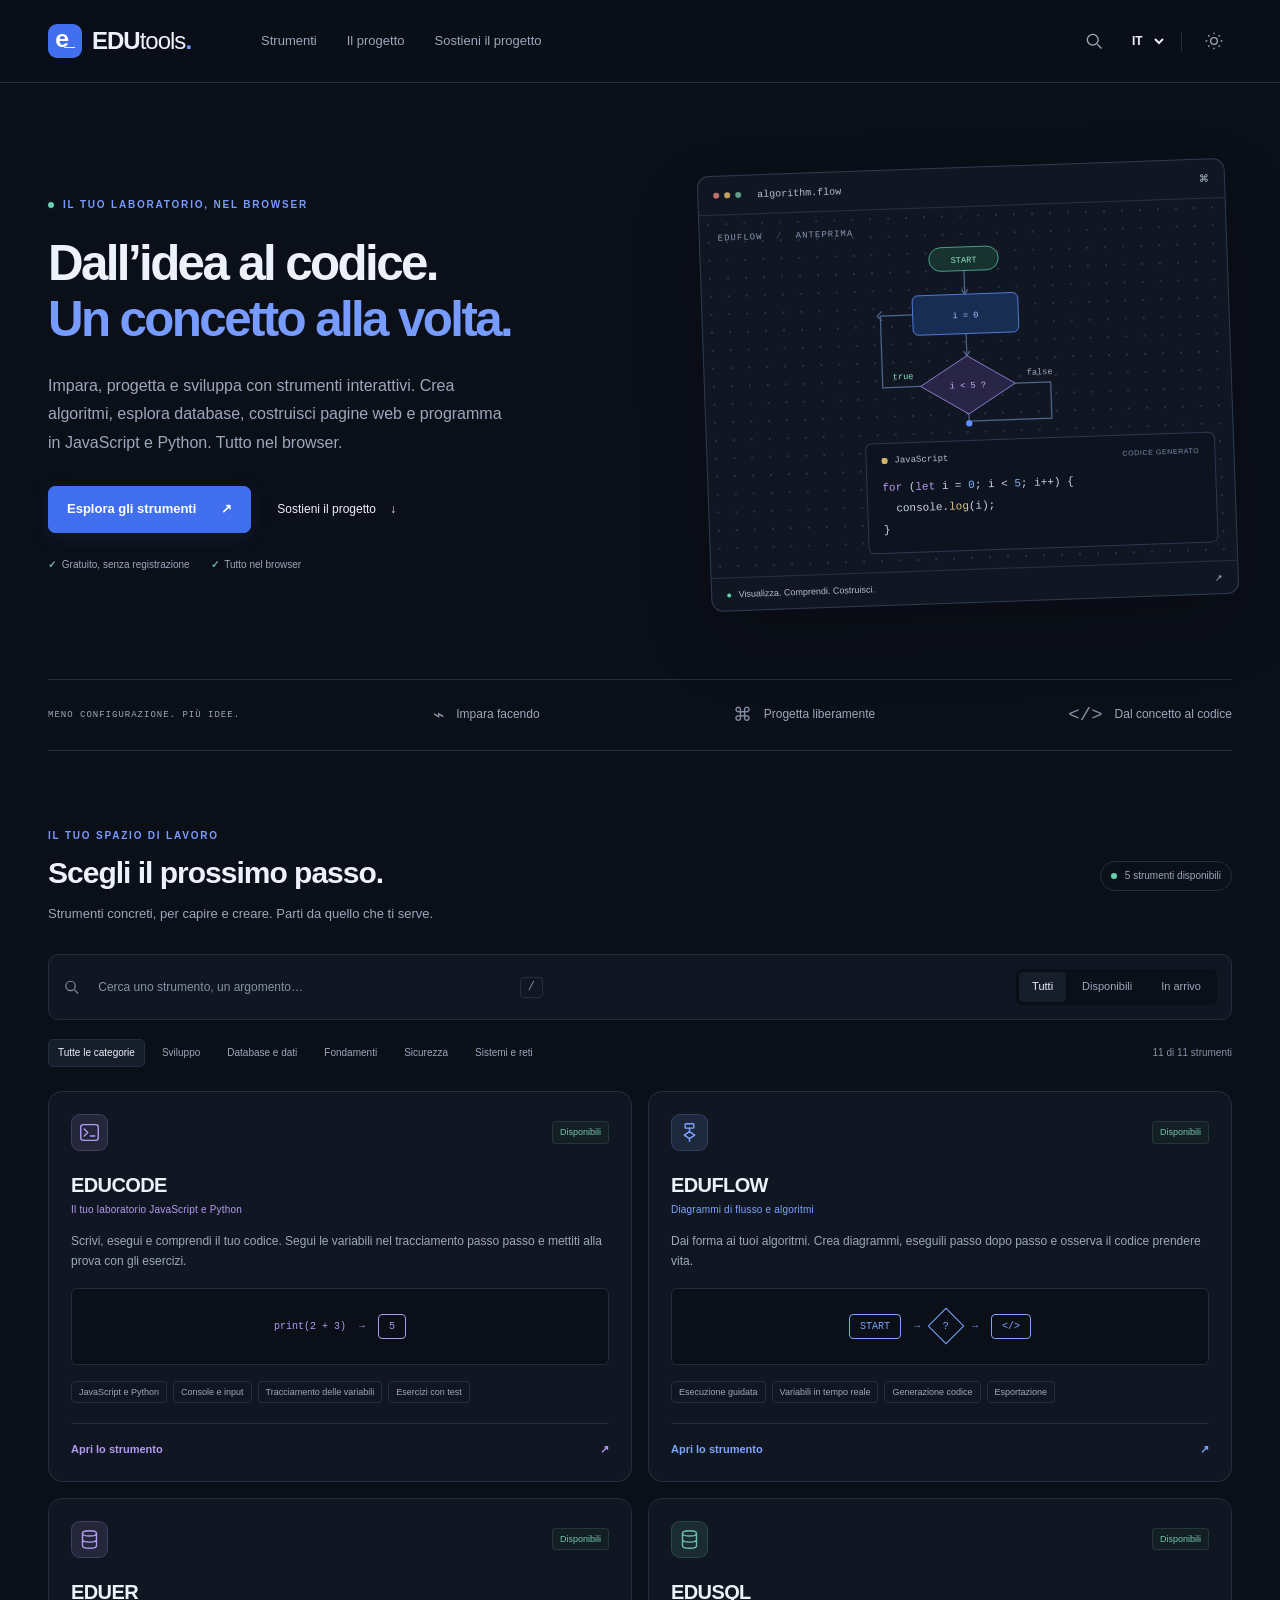
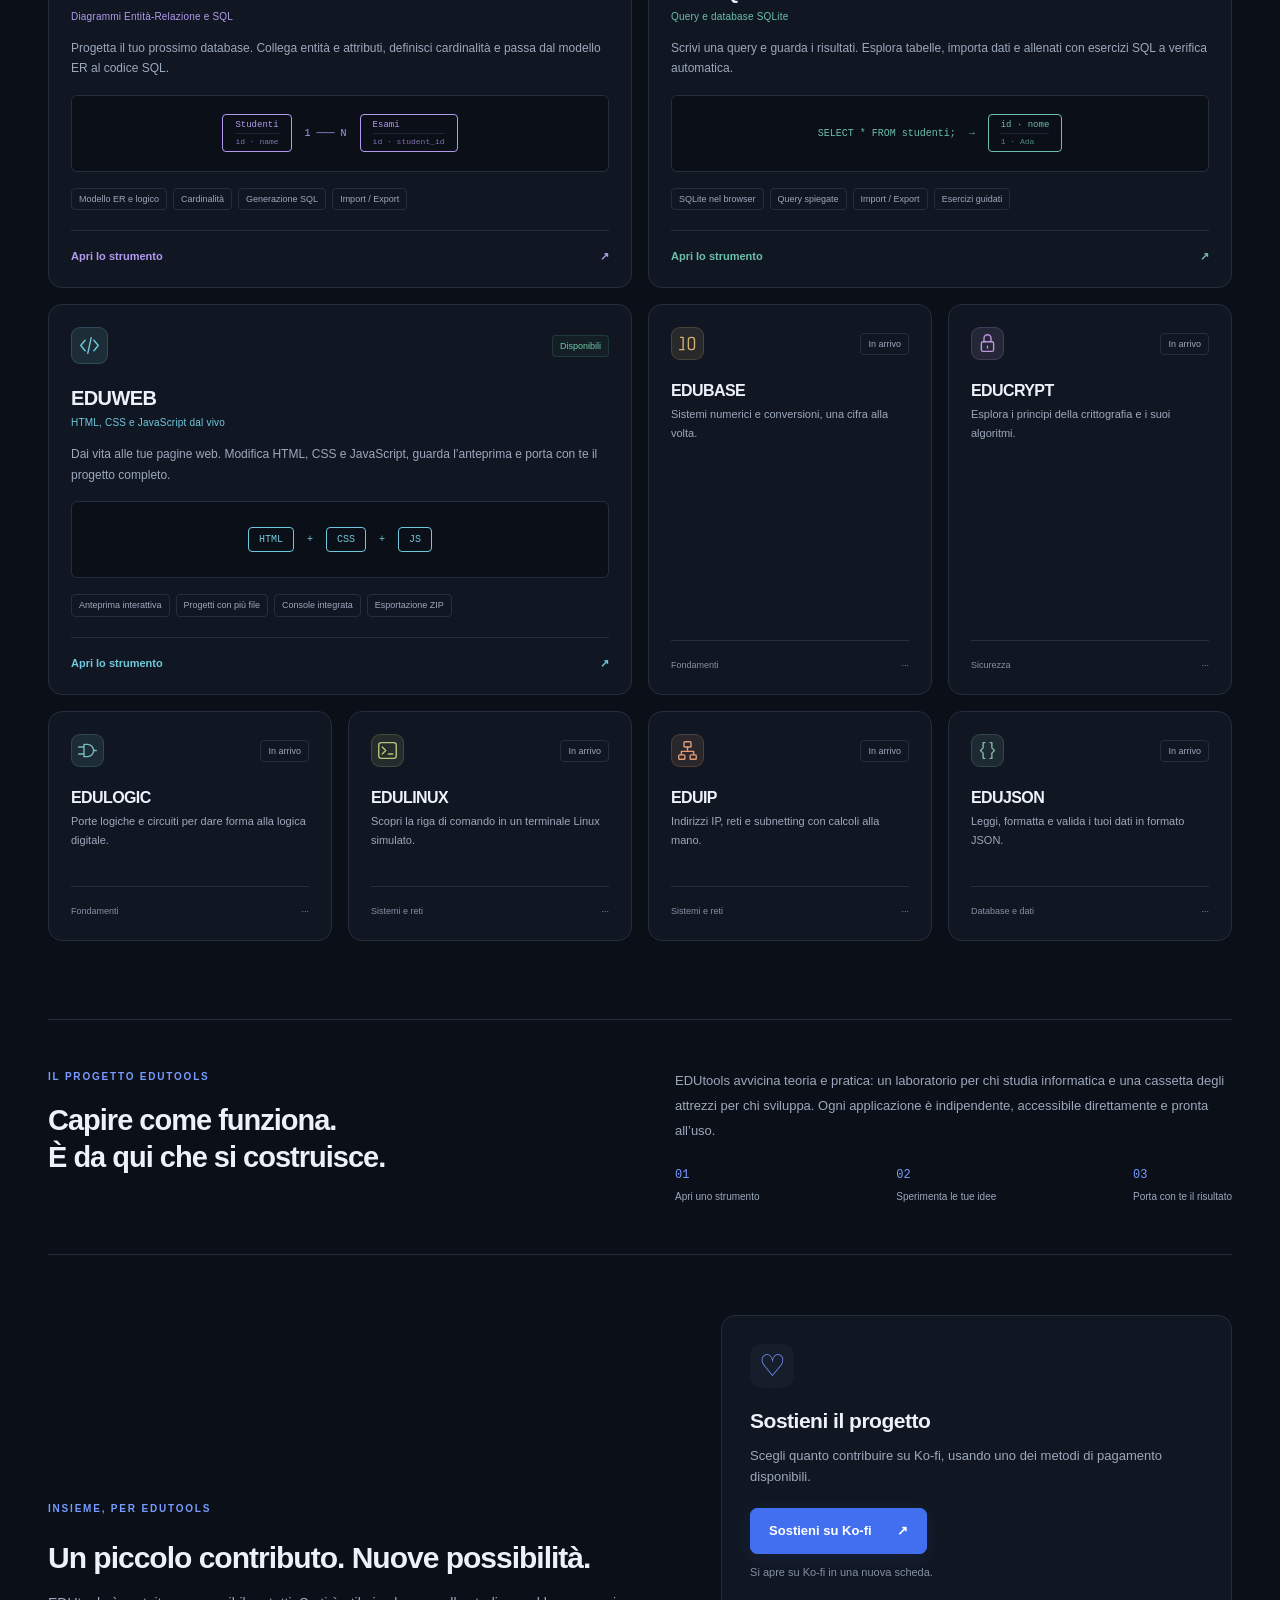
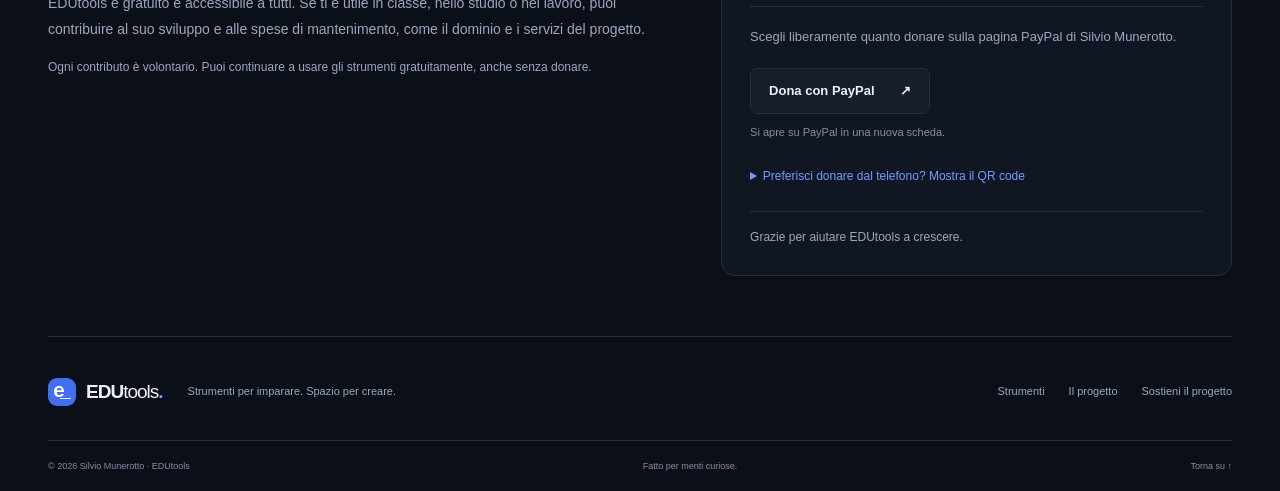
<file: index.html>
<!DOCTYPE html>
<html lang="it" data-theme="dark">
<head>
<meta name="google-site-verification" content="HLbxcF2kzcs311rrGJWZ1rfaitEEm6rDwtW2yVoq1mM" />
<meta charset="utf-8"><meta name="viewport" content="width=device-width, initial-scale=1">
<meta name="description" content="Impara informatica facendo: crea algoritmi, diagrammi di flusso e database con strumenti gratuiti nel browser. Per studenti e docenti, senza installazioni.">
<meta name="color-scheme" content="dark light"><title>EDUtools — Informatica da esplorare, gratis nel browser</title>
<script>try{document.documentElement.dataset.theme=localStorage.getItem('edutools-theme')==='light'?'light':'dark'}catch{}</script>
<link rel="icon" type="image/png" sizes="96x96" href="/favicon-96.png">
<link rel="icon" type="image/svg+xml" href="/favicon.svg">
<link rel="apple-touch-icon" sizes="180x180" href="/apple-touch-icon.png">
<meta property="og:type" content="website">
<meta property="og:site_name" content="EDUtools">
<meta property="og:title" content="EDUtools — Informatica da esplorare, gratis nel browser">
<meta property="og:description" content="Impara informatica facendo: crea algoritmi, diagrammi di flusso e database con strumenti gratuiti nel browser. Per studenti e docenti, senza installazioni.">
<meta property="og:url" content="https://edutools.it/">
<meta property="og:image" content="https://edutools.it/logo-512.png">
<meta property="og:image:alt" content="Logo EDUtools: e_ su sfondo blu">
<link rel="canonical" href="https://edutools.it/">
<link rel="sitemap" type="application/xml" href="./sitemap.xml">
<link rel="stylesheet" href="./styles.css">
<script src="./script.js?v=20261104b" defer></script>
<script type="application/ld+json">{"@context":"https://schema.org","@type":"WebSite","name":"EDUtools","alternateName":"EDUtools di Silvio Munerotto","url":"https://edutools.it/","inLanguage":"it","description":"Impara informatica facendo: crea algoritmi, diagrammi di flusso e database con strumenti gratuiti nel browser. Per studenti e docenti, senza installazioni.","image":"https://edutools.it/logo-512.png","author":{"@type":"Person","name":"Silvio Munerotto"}}</script>
</head>
<body>
<a class="skip" href="#tools" data-i18n="skip">Vai agli strumenti</a>
<header class="header"><div class="wrap header-inner">
<a class="brand" href="#" aria-label="EDUtools home"><span class="brand-mark">e<span>_</span></span><span>EDU<span class="brand-light">tools</span><span class="brand-dot">.</span></span></a>
<nav aria-label="Navigazione principale" data-label="navigation"><a href="#tools" data-i18n="tools">Strumenti</a><a href="#approach" data-i18n="approach">Il progetto</a><a href="#support" data-i18n="support">Sostieni il progetto</a></nav>
<div class="header-actions"><button class="search-shortcut" id="search-shortcut" aria-label="Cerca strumenti" data-label="search"><svg viewBox="0 0 24 24"><circle cx="10.5" cy="10.5" r="6.5"/><path d="m16 16 5 5"/></svg></button><label class="language"><span class="sr-only" data-i18n="language">Lingua</span><select id="language"><option value="it">IT</option><option value="en">EN</option></select></label><span class="separator"></span><button id="theme" class="theme-button" aria-label="Attiva tema chiaro"><svg viewBox="0 0 24 24"><circle cx="12" cy="12" r="4"/><path d="M12 2v2m0 16v2M2 12h2m16 0h2M5 5l1.5 1.5m11 11L19 19M5 19l1.5-1.5m11-11L19 5"/></svg></button></div>
</div></header>
<main>
<section class="hero wrap"><div class="hero-copy"><div class="eyebrow"><span class="live-dot"></span><span data-i18n="eyebrow">IL TUO LABORATORIO, NEL BROWSER</span></div><h1 data-i18n="headline">Dall'idea al codice.<br><span>Un concetto alla volta.</span></h1><p class="hero-description" data-i18n="intro">Impara, progetta e sviluppa con strumenti interattivi. Crea algoritmi, esplora database, costruisci pagine web e programma in JavaScript e Python. Tutto nel browser.</p><div class="hero-actions"><a class="button primary" href="#tools"><span data-i18n="explore">Esplora gli strumenti</span><span aria-hidden="true">↗</span></a><a class="text-link" href="#support"><span data-i18n="support">Sostieni il progetto</span><span aria-hidden="true">↓</span></a></div><div class="hero-notes"><span><b>✓</b> <span data-i18n="free">Gratuito, senza registrazione</span></span><span><b>✓</b> <span data-i18n="browser">Tutto nel browser</span></span></div></div>
<div class="hero-visual" role="img" aria-label="Esempio illustrativo: un diagramma diventa codice" data-label="illustration"><div class="window-bar"><div class="window-dots"><i></i><i></i><i></i></div><span>algorithm.flow</span><span class="window-icon">⌘</span></div><div class="canvas"><div class="canvas-label">EDUFLOW <span> / </span><span data-i18n="preview">ANTEPRIMA</span></div><svg class="flow-preview" viewBox="0 0 440 260" aria-hidden="true"><g fill="none" stroke="#50668d" stroke-width="1.5"><path d="M220 45v30m0 50v28m-60 37h-48V99h68m100 91h45v46H220v-17"/><path d="m216 69 4 6 4-6m-8 78 4 6 4-6m-110-54-6 6 6 6"/></g><rect x="176" y="15" width="88" height="30" rx="15" fill="#18332f" stroke="#56ba9e"/><text x="220" y="35" text-anchor="middle" fill="#8de1c6">START</text><rect x="153" y="75" width="134" height="50" rx="7" fill="#172d52" stroke="#638fff"/><text x="220" y="105" text-anchor="middle" fill="#a8c3ff">i = 0</text><path d="m220 153 60 37-60 37-60-37Z" fill="#292546" stroke="#a290f2"/><text x="220" y="194" text-anchor="middle" fill="#c4b6fa">i &lt; 5 ?</text><text x="125" y="180" fill="#8de1c6">true</text><text x="295" y="180" fill="#9ea8bf">false</text><circle cx="220" cy="239" r="4" fill="#638fff"/></svg><div class="code-panel"><div><span class="code-dot"></span><span>JavaScript</span><span class="code-tag" data-i18n="generated">CODICE GENERATO</span></div><pre><span class="purple">for</span> (<span class="purple">let</span> i = <span class="blue">0</span>; i &lt; <span class="blue">5</span>; i++) {
  console.<span class="yellow">log</span>(i);
}</pre></div></div><div class="window-footer"><span><i class="live-dot"></i> <span data-i18n="visualNote">Visualizza. Comprendi. Costruisci.</span></span><span>↗</span></div></div>
</section>
<div class="principles wrap"><span data-i18n="principlesLabel">MENO CONFIGURAZIONE. PIÙ IDEE.</span><div><span aria-hidden="true">⌁</span> <span data-i18n="learn">Impara facendo</span></div><div><span aria-hidden="true">⌘</span> <span data-i18n="design">Progetta liberamente</span></div><div><span aria-hidden="true">&lt;/&gt;</span> <span data-i18n="build">Dal concetto al codice</span></div></div>
<section id="tools" class="catalog wrap"><div class="section-heading"><div><p class="eyebrow" data-i18n="workspace">IL TUO SPAZIO DI LAVORO</p><h2 data-i18n="catalog">Scegli il prossimo passo.</h2><p data-i18n="catalogDescription">Strumenti concreti, per capire e creare. Parti da quello che ti serve.</p></div><span class="catalog-total"><span class="live-dot"></span><span data-i18n="availableCount">5 strumenti disponibili</span></span></div>
<div class="filter-panel"><div class="search-box"><svg viewBox="0 0 24 24" aria-hidden="true"><circle cx="10.5" cy="10.5" r="6.5"/><path d="m16 16 5 5"/></svg><input id="search" type="search" placeholder="Cerca uno strumento, un argomento…" aria-label="Cerca strumenti" autocomplete="off"><kbd>/</kbd></div><div class="status-filters" role="group" aria-label="Stato" data-label="status"><button data-status="all" aria-pressed="true" data-i18n="all">Tutti</button><button data-status="available" aria-pressed="false" data-i18n="available">Disponibili</button><button data-status="coming" aria-pressed="false" data-i18n="coming">In arrivo</button></div></div>
<div class="category-row"><div id="categories" role="group" aria-label="Categorie" data-label="categories"></div><span id="result-count" role="status" aria-live="polite"></span></div>
<div id="tool-grid" class="tool-grid"></div><noscript><p class="wrap">Apri uno strumento: <a href="./eduflow.html">EDUFLOW</a> · <a href="./eduer.html">EDUER</a> · <a href="./edusql.html">EDUSQL</a> · <a href="./eduweb.html">EDUWEB</a> · <a href="./educode.html">EDUCODE</a></p></noscript><div id="empty" class="empty" hidden><span aria-hidden="true">⌕</span><h3 data-i18n="noResults">Nessuno strumento trovato.</h3><p data-i18n="tryAgain">Prova un altro termine o modifica i filtri.</p><button id="reset" class="button" data-i18n="reset">Reimposta ricerca e filtri</button></div>
</section>
<section id="approach" class="about wrap"><div><p class="eyebrow" data-i18n="projectLabel">IL PROGETTO EDUTOOLS</p><h2 data-i18n="aboutTitle">Capire come funziona.<br>È da qui che si costruisce.</h2></div><div class="about-copy"><p data-i18n="aboutText">EDUtools avvicina teoria e pratica: un laboratorio per chi studia informatica e una cassetta degli attrezzi per chi sviluppa. Ogni applicazione è indipendente, accessibile direttamente e pronta all'uso.</p><div class="about-facts"><span><b>01</b><span data-i18n="fact1">Apri uno strumento</span></span><span><b>02</b><span data-i18n="fact2">Sperimenta le tue idee</span></span><span><b>03</b><span data-i18n="fact3">Porta con te il risultato</span></span></div></div></section>

<section id="support" class="support wrap" aria-labelledby="support-title">
  <div class="support-copy"><p class="eyebrow" data-i18n="supportLabel">INSIEME, PER EDUTOOLS</p><h2 id="support-title" data-i18n="supportTitle">Un piccolo contributo. Nuove possibilità.</h2><p data-i18n="supportText">EDUtools è gratuito e accessibile a tutti. Se ti è utile in classe, nello studio o nel lavoro, puoi contribuire al suo sviluppo e alle spese di mantenimento, come il dominio e i servizi del progetto.</p><p class="support-note" data-i18n="supportNote">Ogni contributo è volontario. Puoi continuare a usare gli strumenti gratuitamente, anche senza donare.</p></div>
  <div class="support-card"><span class="support-heart" aria-hidden="true">♡</span><h3 data-i18n="support">Sostieni il progetto</h3><p data-i18n="supportKofiText">Scegli quanto contribuire su Ko-fi, usando uno dei metodi di pagamento disponibili.</p><a class="button primary" href="https://ko-fi.com/edutools" target="_blank" rel="noopener noreferrer" aria-describedby="support-kofi-external"><span data-i18n="supportKofi">Sostieni su Ko-fi</span><span aria-hidden="true">↗</span></a><small id="support-kofi-external" data-i18n="supportKofiExternal">Si apre su Ko-fi in una nuova scheda.</small><p class="support-direct" data-i18n="supportPaypalText">Scegli liberamente quanto donare sulla pagina PayPal di Silvio Munerotto.</p><a class="button" href="https://www.paypal.com/qrcodes/p2pqrc/WTSNFQVDKZE6G" target="_blank" rel="noopener noreferrer" aria-describedby="support-external"><span data-i18n="supportPaypal">Dona con PayPal</span><span aria-hidden="true">↗</span></a><small id="support-external" data-i18n="supportExternal">Si apre su PayPal in una nuova scheda.</small><details class="support-qr"><summary data-i18n="supportQR">Preferisci donare dal telefono? Mostra il QR code</summary><img src="./support-paypal.svg" width="180" height="180" alt="QR code PayPal" loading="lazy"><p data-i18n="supportQRText">Inquadra il codice con la fotocamera: apre lo stesso collegamento PayPal sul tuo telefono.</p></details><p class="support-thanks" data-i18n="supportThanks">Grazie per aiutare EDUtools a crescere.</p></div>
</section>
</main>
<footer class="wrap"><div class="footer-top"><a href="#" class="brand"><span class="brand-mark">e<span>_</span></span><span>EDU<span class="brand-light">tools</span><span class="brand-dot">.</span></span></a><p data-i18n="footerDescription">Strumenti per imparare. Spazio per creare.</p><nav aria-label="Footer"><a href="#tools" data-i18n="tools">Strumenti</a><a href="#approach" data-i18n="approach">Il progetto</a><a href="#support" data-i18n="support">Sostieni il progetto</a></nav></div><div class="footer-bottom"><span>© <span id="year"></span> Silvio Munerotto · EDUtools</span><span data-i18n="footerNote">Fatto per menti curiose.</span><a href="#" data-i18n="backTop">Torna su ↑</a></div></footer>
</body></html>
</file>
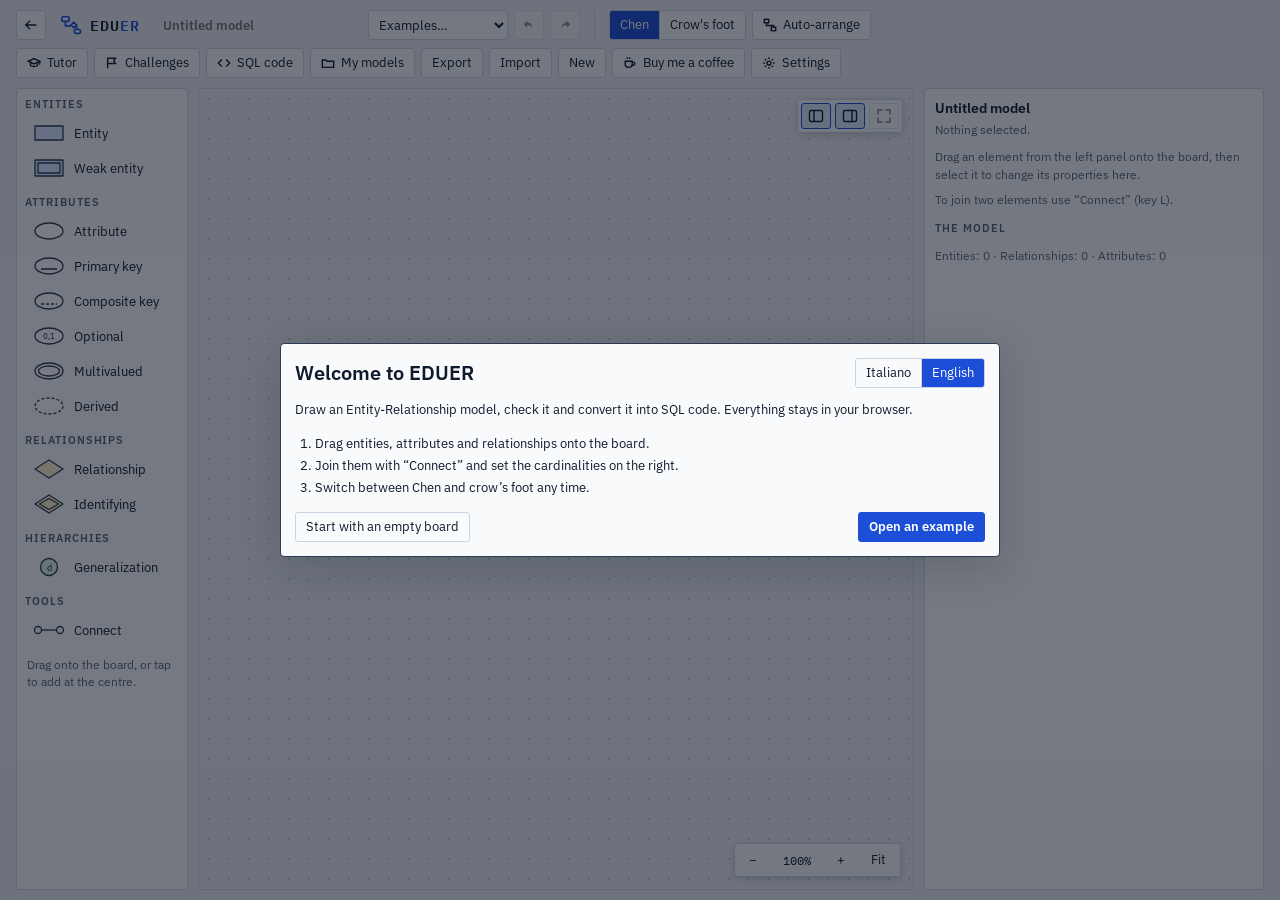
<file: eduer.html>
<!doctype html>
<html lang="it">
<head>
<meta charset="utf-8">
<meta name="viewport" content="width=device-width,initial-scale=1,viewport-fit=cover">
<!--
  EDUER - Copyright (c) 2026 Silvio Munerotto. Creato da Silvio Munerotto con Claude (Anthropic).
  Created by Silvio Munerotto with Claude (Anthropic).
  https://github.com/Smoka99/eduer
-->
<title>EDUER</title>
<link rel="stylesheet" href="https://fonts.googleapis.com/css2?family=IBM+Plex+Mono:wght@400;500;600&family=IBM+Plex+Sans:wght@400;500;600&display=swap">
<style>

/* Layout: banco da disegno. Barra comandi in alto; sotto: elementi | tavola | proprietà. Il Tutor sta in basso sulla tavola. */
:root{
  --bg:#e9edf3; --panel:#f8fafc; --ink:#0f1b2d; --muted:#586579; --line:#cbd4e0;
  --edge:#3a4a63; --stroke:#2a3b55; --accent:#1d4ed8; --accent-ink:#ffffff; --accent-soft:#dbe6ff;
  --grid:#c3cddb; --f-ent:#dbe8ff; --f-attr:#ffffff; --f-rel:#fff0cc; --f-isa:#d9f2e6; --f-box:#ffffff;
  --err:#c62828; --err-bg:#ffe1e1; --ok:#1b7a47; --warn:#a8500a; --shadow:rgba(15,27,45,.18);
  --tut:#c2410c; --hk:#0b5fa5; --hs:#1b7a47; --hn:#a8500a; --hc:#6b7a90;
  --ui:"IBM Plex Sans",system-ui,-apple-system,"Segoe UI",sans-serif;
  --mono:"IBM Plex Mono",ui-monospace,Menlo,Consolas,monospace;
}
@media (prefers-color-scheme:dark){:root:not([data-theme="light"]){
  --bg:#0b111d; --panel:#111a2a; --ink:#dce6f7; --muted:#8a9ab3; --line:#22304a;
  --edge:#7d92b4; --stroke:#8da4c9; --accent:#6e9bff; --accent-ink:#0b111d; --accent-soft:#1c2c4d;
  --grid:#1a2538; --f-ent:#16305a; --f-attr:#141d30; --f-rel:#3b2f12; --f-isa:#123a2c; --f-box:#141d30;
  --err:#ff7a7a; --err-bg:#4a1a1a; --ok:#5ed49a; --warn:#f0b35c; --tut:#ffb454; --shadow:rgba(0,0,0,.5);
  --hk:#7fb2ff; --hs:#6fd6a5; --hn:#f0b35c; --hc:#7284a0;
  color-scheme:dark}}
:root[data-theme="dark"]{
  --bg:#0b111d; --panel:#111a2a; --ink:#dce6f7; --muted:#8a9ab3; --line:#22304a;
  --edge:#7d92b4; --stroke:#8da4c9; --accent:#6e9bff; --accent-ink:#0b111d; --accent-soft:#1c2c4d;
  --grid:#1a2538; --f-ent:#16305a; --f-attr:#141d30; --f-rel:#3b2f12; --f-isa:#123a2c; --f-box:#141d30;
  --err:#ff7a7a; --err-bg:#4a1a1a; --ok:#5ed49a; --warn:#f0b35c; --tut:#ffb454; --shadow:rgba(0,0,0,.5);
  --hk:#7fb2ff; --hs:#6fd6a5; --hn:#f0b35c; --hc:#7284a0;
  color-scheme:dark}

*{box-sizing:border-box}
[hidden]{display:none!important}
html,body{height:100%}
body{margin:0;background:var(--bg);color:var(--ink);font:13px/1.45 var(--ui);
  padding-left:max(16px,env(safe-area-inset-left,0px));padding-right:max(16px,env(safe-area-inset-right,0px));
  padding-block:10px;display:grid;grid-template-rows:auto minmax(0,1fr);gap:10px;overflow-x:hidden}
button,input,select,textarea{font:inherit;color:inherit}
:focus-visible{outline:2px solid var(--accent);outline-offset:2px}
code{font-family:var(--mono)}

/* barra superiore */
.top{display:flex;flex-wrap:wrap;align-items:center;gap:8px 14px;min-width:0}
.brand{display:flex;align-items:center;gap:8px;font:600 15px var(--mono);letter-spacing:.02em}
.brand svg{width:22px;height:22px;stroke:var(--accent);fill:none;stroke-width:1.8}
.bn{letter-spacing:.06em}.bn b{color:var(--accent);font-weight:600}
.grp{display:flex;flex-wrap:wrap;align-items:center;gap:6px}
.sep{width:1px;align-self:stretch;background:var(--line)}
.grow{flex:1 1 0;min-width:0}
.btn{display:inline-flex;align-items:center;gap:6px;height:30px;padding:0 10px;border:1px solid var(--line);
  background:var(--panel);border-radius:3px;cursor:pointer;white-space:nowrap;text-decoration:none;color:var(--ink)}
.btn svg{width:14px;height:14px;fill:currentColor;stroke:currentColor;stroke-width:0}
.btn svg.st{fill:none;stroke-width:1.6}
.btn:hover:not(:disabled){border-color:var(--accent)}
.btn:disabled{opacity:.45;cursor:not-allowed}
.btn.primary{background:var(--accent);color:var(--accent-ink);border-color:var(--accent);font-weight:600}
.btn.icon{width:30px;padding:0;justify-content:center}
.btn.sm{height:24px;padding:0 8px;font-size:12px}
.btn[aria-pressed=true]{background:var(--accent-soft);border-color:var(--accent)}
select.btn{padding:0 6px;max-width:210px}
#pname{height:30px;width:200px;max-width:100%;border:1px solid transparent;background:transparent;border-radius:3px;padding:0 8px;font-weight:600}
#pname:hover,#pname:focus{border-color:var(--line);background:var(--panel)}
.seg{display:inline-flex;border:1px solid var(--line);border-radius:3px;overflow:hidden;flex:none}
.seg button{border:0;border-left:1px solid var(--line);background:var(--panel);padding:0 10px;height:28px;cursor:pointer}
.seg button:first-child{border-left:0}
.seg button[aria-pressed=true]{background:var(--accent);color:var(--accent-ink)}

#views{min-height:0;min-width:0;display:grid}
#views>*{min-height:0;min-width:0}

/* area di lavoro */
.work{display:grid;grid-template-columns:var(--lw,172px) minmax(0,1fr) var(--rw,340px);gap:10px;min-height:0;position:relative}
.work.noL{grid-template-columns:minmax(0,1fr) var(--rw,340px)}.work.noL .stencil{display:none}
.work.noR{grid-template-columns:var(--lw,172px) minmax(0,1fr)}.work.noR .side,.work.noR #rsz{display:none}
.work.noL.noR{grid-template-columns:minmax(0,1fr)}
#rsz{position:absolute;top:0;bottom:0;right:calc(var(--rw,340px) + 1px);width:8px;cursor:col-resize;z-index:4}
#rszL{position:absolute;top:0;bottom:0;left:calc(var(--lw,172px) + 1px);width:8px;cursor:col-resize;z-index:4}
.work.noL #rszL{display:none}
#rszL:hover,#rszL.on,#rsz:hover,#rsz.on{background:linear-gradient(90deg,transparent 3px,var(--accent) 3px,var(--accent) 5px,transparent 5px)}
.stencil{background:var(--panel);border:1px solid var(--line);border-radius:3px;padding:8px;display:flex;flex-direction:column;gap:3px;overflow:auto}
.stencil h4,.side h4{margin:8px 0 3px;font:600 10.5px var(--ui);letter-spacing:.09em;text-transform:uppercase;color:var(--muted)}
.stencil h4:first-child{margin-top:0}
.blk{display:flex;align-items:center;gap:8px;width:100%;padding:4px 6px;border:1px solid transparent;background:transparent;border-radius:3px;cursor:pointer;text-align:left;font-size:12.5px;touch-action:pan-y}
.blk:hover{border-color:var(--accent);background:var(--accent-soft)}
.blk[aria-pressed=true]{border-color:var(--accent);background:var(--accent-soft)}
.blk svg{width:34px;height:22px;flex:none;fill:var(--g,var(--f-attr));stroke:var(--stroke);stroke-width:1.3;stroke-linejoin:round;overflow:visible}
.blk[data-g=E]{--g:var(--f-ent)}.blk[data-g=R]{--g:var(--f-rel)}.blk[data-g=G]{--g:var(--f-isa)}
.stencil p{margin:8px 2px 0;color:var(--muted);font-size:11.5px}

.boardwrap{position:relative;min-width:0;min-height:0;border:1px solid var(--line);border-radius:3px;overflow:hidden;background:var(--bg)}
.board{position:absolute;inset:0;overflow:hidden;cursor:grab;touch-action:none;background-image:radial-gradient(var(--grid) 1px,transparent 1.2px);background-size:20px 20px}
.board.nogrid{background-image:none}
.board.pan,.board.pan *{cursor:grabbing!important;user-select:none}
.board.grabready,.board.grabready *{cursor:grab!important}
.board.linking,.board.linking *{cursor:crosshair!important}
#svg{display:block;width:100%;height:100%;user-select:none;-webkit-user-select:none}
.zoom{position:absolute;right:12px;bottom:12px;display:flex;gap:4px;background:var(--panel);border:1px solid var(--line);border-radius:3px;padding:3px;box-shadow:0 2px 8px var(--shadow);z-index:3}
.zoom .btn{height:26px;border-color:transparent;background:transparent}
.zoom .z{min-width:46px;justify-content:center;font:12px var(--mono)}
#panelBtns{position:absolute;right:10px;top:10px;display:flex;gap:4px;z-index:3;background:var(--panel);border:1px solid var(--line);border-radius:3px;padding:3px;box-shadow:0 2px 8px var(--shadow)}
#panelBtns .btn{padding:3px 6px;height:26px}#panelBtns svg{width:16px;height:16px;fill:none;stroke:currentColor;stroke-width:1.4;stroke-linecap:round;stroke-linejoin:round}
#panelBtns .btn[aria-pressed=false]{opacity:.55}#panelBtns #pbF[aria-pressed=true]{opacity:1;background:var(--accent-soft)}
.chbar{position:absolute;left:12px;top:12px;display:flex;align-items:center;gap:8px;max-width:calc(100% - 140px);background:var(--panel);border:1px solid var(--accent);border-radius:3px;padding:4px 6px 4px 10px;box-shadow:0 2px 8px var(--shadow);z-index:3}
.chbar b{font:600 12.5px var(--ui)}
.menu{position:fixed;z-index:30;background:var(--panel);border:1px solid var(--stroke);border-radius:3px;padding:4px;box-shadow:0 6px 24px var(--shadow);display:flex;flex-direction:column;min-width:150px}

/* disegno */
.nd{cursor:pointer}
.nd .sh{fill:var(--f,var(--f-attr));stroke:var(--stroke);stroke-width:1.5}
.nd .in{fill:none;stroke:var(--stroke);stroke-width:1.2}
.nd text{font:400 13px var(--mono);fill:var(--ink);text-anchor:middle;dominant-baseline:central;pointer-events:none}
.nd text.l{text-anchor:start;font-size:12px}.nd text.r{text-anchor:end;font-size:11px;fill:var(--muted)}
.nd text.h{font-weight:600}
.nd .ul{stroke:var(--ink);stroke-width:1.4}
.nd .sep{stroke:var(--stroke);stroke-width:1;opacity:.6}
.t-E{--f:var(--f-ent)}.t-R{--f:var(--f-rel)}.t-G{--f:var(--f-isa)}.t-A{--f:var(--f-attr)}
.nd .hd{fill:var(--f);stroke:var(--stroke);stroke-width:1.5}
.nd .bx{fill:var(--f-box);stroke:var(--stroke);stroke-width:1.5}
.nd:hover .sh,.nd:hover .bx{stroke:var(--accent)}
.nd.sel .sh,.nd.sel .bx{stroke:var(--accent);stroke-width:2.8}
.nd.sel .hd{stroke:var(--accent);stroke-width:2.8}
.nd.pend .sh,.nd.pend .bx{stroke:var(--accent);stroke-dasharray:6 3;stroke-width:2.8}
.nd.err .sh,.nd.err .bx{stroke:var(--err);stroke-dasharray:5 3}
.nd .badge{fill:var(--err);stroke:var(--bg);stroke-width:1.5}
.nd .badgeT{fill:#fff!important;font:700 11px var(--ui)!important}
.lk path.v{fill:none;stroke:var(--edge);stroke-width:1.6}
.lk path.v2{fill:none;stroke:var(--bg);stroke-width:2.6}
.lk path.sv{fill:none;stroke:var(--edge);stroke-width:1.6}.lk.sel path.sv{stroke:var(--accent)}
.lk.dbl path.v{stroke-width:5}.lk.dbl path.v2{stroke-width:2}.lk:not(.dbl) path.v2{display:none}
.lk path.hit{fill:none;stroke:transparent;stroke-width:14}
.lk.sel path.v{stroke:var(--accent);stroke-width:2.8}
.lk:hover path.v{stroke:var(--accent)}
.lk text{font:400 12px var(--mono);fill:var(--ink);text-anchor:middle;dominant-baseline:central;paint-order:stroke;stroke:var(--bg);stroke-width:4px;stroke-linejoin:round}
.lk text.q{fill:var(--err);font-weight:700}.lk text.role{font-style:italic;fill:var(--muted)}
.lk .sy{fill:var(--bg);stroke:var(--edge);stroke-width:1.6}
.lk.sel .sy{stroke:var(--accent)}
.rb{fill:var(--accent);fill-opacity:.12;stroke:var(--accent);stroke-dasharray:4 3}
.pl{stroke:var(--accent);stroke-width:2;stroke-dasharray:6 4;fill:none;pointer-events:none}
.dragghost{position:fixed;z-index:90;pointer-events:none;padding:4px 10px;background:var(--accent);color:var(--accent-ink);border-radius:3px;font:600 12.5px var(--ui);box-shadow:0 4px 14px var(--shadow)}
body.dragging,body.dragging *{cursor:grabbing!important;user-select:none}body.dragging .tip{display:none}

/* colonna destra */
.side{display:flex;flex-direction:column;gap:10px;min-height:0;min-width:0;overflow-y:auto}
.card{background:var(--panel);border:1px solid var(--line);border-radius:3px;padding:10px;min-width:0}
#props{flex:1 1 auto;overflow:auto}
.card h3{margin:0 0 4px;font:600 14px var(--ui)}
.card h4{margin:12px 0 4px;font:600 10.5px var(--ui);letter-spacing:.09em;text-transform:uppercase;color:var(--muted)}
.psub{margin:0 0 10px;color:var(--muted);font-size:12px}
.fld{display:flex;flex-direction:column;gap:3px;margin-bottom:8px}
.fld label{font-size:11.5px;color:var(--muted)}
.fld input[type=text],.fld select{width:100%;border:1px solid var(--line);background:var(--bg);border-radius:3px;padding:5px 7px;font:13px var(--mono)}
.fld input:focus,.fld select:focus{border-color:var(--accent);outline:none;box-shadow:0 0 0 2px var(--accent-soft)}
.fld.chk{flex-direction:row;align-items:center;gap:8px}.fld.chk label{color:var(--ink);font-size:12.5px;cursor:pointer}
.fld.chk input{accent-color:var(--accent);width:16px;height:16px}
.row2{display:grid;grid-template-columns:1fr 1fr;gap:8px}
.acts{display:flex;flex-wrap:wrap;gap:6px;margin-top:8px}
.acts .btn{height:26px;padding:0 8px;font-size:12px}
.btn.danger:hover{border-color:var(--err);color:var(--err)}
.help{color:var(--muted);font-size:12px}.help p{margin:0 0 8px}
.hint{color:var(--muted);font-size:12px}
.lst{display:flex;flex-direction:column;gap:3px;margin:0 0 6px}
.lst button{display:flex;justify-content:space-between;align-items:center;gap:8px;width:100%;text-align:left;border:1px solid var(--line);background:var(--bg);border-radius:3px;padding:4px 8px;cursor:pointer;font:12.5px var(--mono)}
.lst button:hover{border-color:var(--accent)}
.lst small{color:var(--muted);font:11px var(--mono)}
.part{border:1px solid var(--line);border-radius:3px;padding:6px 8px;margin-bottom:6px;background:var(--bg)}
.part b{font:600 12.5px var(--mono);cursor:pointer}
.part .row2{margin-top:4px}.part select,.part input{width:100%;border:1px solid var(--line);background:var(--panel);border-radius:3px;padding:3px 5px;font:12.5px var(--mono)}

/* suggerimenti al passaggio del mouse */
.tip{position:fixed;z-index:70;max-width:min(370px,calc(100vw - 24px));background:var(--panel);color:var(--ink);border:1px solid var(--stroke);border-radius:4px;padding:10px 12px;box-shadow:0 8px 28px var(--shadow);font-size:12.5px;line-height:1.45;pointer-events:none}
.tip .th{font:600 14px var(--ui);display:flex;justify-content:space-between;gap:12px}
.tip .th kbd{font:11px var(--mono);border:1px solid var(--line);border-radius:3px;padding:0 5px;color:var(--muted);align-self:center}
.tip p{margin:4px 0}.tip .sq{margin:6px 0 0;color:var(--muted);font-size:12px}.tip .sq b{color:var(--ink)}

/* finestre */
.modal{position:fixed;inset:0;z-index:50;background:rgba(10,16,28,.55);display:flex;align-items:center;justify-content:center;padding:16px}
.sheet{background:var(--panel);border:1px solid var(--stroke);border-radius:4px;width:min(720px,100%);max-height:100%;display:flex;flex-direction:column;gap:10px;padding:14px;box-shadow:0 10px 40px var(--shadow);overflow:auto}
.sheet.wide{width:min(1000px,100%);height:min(740px,100%)}
.sheet header{display:flex;align-items:center;justify-content:space-between;gap:8px}
.sheet h3{margin:0;font:600 15px var(--ui)}
.tabs{display:flex;gap:4px;flex-wrap:wrap}
.tab{border:1px solid var(--line);background:transparent;padding:3px 10px;border-radius:3px;cursor:pointer}
.tab[aria-selected=true]{background:var(--accent);color:var(--accent-ink);border-color:var(--accent)}
.sheet textarea{margin:0;overflow:auto;background:var(--bg);border:1px solid var(--line);border-radius:3px;padding:10px;font:12.5px/1.5 var(--mono);min-height:200px;max-height:52vh;width:100%;resize:vertical}
.sheet .foot{display:flex;flex-wrap:wrap;gap:8px;align-items:center;justify-content:space-between}
.spane{flex:1;min-height:0;overflow:auto;display:flex;flex-direction:column}
.opt{display:flex;justify-content:space-between;align-items:center;gap:16px;padding:12px 0;border-top:1px solid var(--line)}
.opt:first-child{border-top:0}
.opt p{margin:2px 0 0;color:var(--muted);font-size:12px}
.opt input[type=checkbox]{width:18px;height:18px;accent-color:var(--accent);flex:none}
.about h2{margin:0 0 6px;font:600 20px var(--mono)}
.about p{max-width:62ch}
.welcome h2{margin:0;font:600 20px var(--ui)}
.welcome ol{padding-left:20px;line-height:1.7}
.liblist{display:flex;flex-direction:column;gap:6px;margin-top:10px;max-height:46vh;overflow:auto}
.libitem{display:flex;align-items:center;justify-content:space-between;gap:8px;border:1px solid var(--line);border-radius:4px;padding:6px 8px}
.libitem b{font-family:var(--mono);font-size:13px}.libitem small{display:block;color:var(--muted)}
.libitem .btns{display:flex;gap:6px}
.libsave{display:flex;gap:6px}.libsave input{flex:1;min-width:0;border:1px solid var(--line);background:var(--bg);border-radius:3px;padding:6px 8px;font:13px var(--mono)}
.dllist h4{margin:12px 0 4px;font:600 12px var(--mono);text-transform:uppercase;letter-spacing:.06em;color:var(--muted)}
.dlrow{display:flex;flex-direction:column;align-items:flex-start;gap:1px;width:100%;text-align:left;padding:8px 10px;margin:3px 0;border:1px solid var(--line);background:var(--panel);border-radius:4px;cursor:pointer}
.dlrow:hover,.dlrow:focus-visible{border-color:var(--accent);background:var(--accent-soft)}
.dlrow span{font-size:12px;color:var(--muted)}

/* manuale */
.manual{display:grid;grid-template-columns:200px minmax(0,1fr);gap:16px;flex:1;min-height:0}
.mtoc{display:flex;flex-direction:column;gap:4px;overflow:auto;min-height:0}
.mtoc input{width:100%;border:1px solid var(--line);background:var(--bg);border-radius:3px;padding:5px 8px;margin-bottom:4px}
.mtoc button{border:0;background:transparent;text-align:left;padding:5px 8px;border-radius:3px;cursor:pointer;color:var(--muted)}
.mtoc button:hover{background:var(--accent-soft);color:var(--ink)}
.mbody{overflow:auto;min-height:0;padding-right:8px}
.mbody section{padding-bottom:18px;max-width:78ch}
.mbody h3{font:600 18px var(--ui);margin:0 0 8px}
.mbody p,.mbody li{line-height:1.55}
.mbody code{font-size:12px;background:var(--bg);border:1px solid var(--line);border-radius:2px;padding:0 4px}
.mbody ul,.mbody ol{padding-left:20px}
.mbody table{border-collapse:collapse;width:100%;font:12.5px var(--ui);margin:8px 0}
.mbody th{font:600 10.5px var(--ui);letter-spacing:.08em;text-transform:uppercase;color:var(--muted);text-align:left;padding:0 8px 4px 0}
.mbody td{padding:5px 8px 5px 0;border-top:1px solid var(--line);vertical-align:top}

@media (max-width:900px){
  html,body{height:auto}
  body{display:block}
  .top{margin-bottom:10px}
  #views{display:block}
  .work,.work.noL,.work.noR,.work.noL.noR{display:flex;flex-direction:column}
  .work.noL .stencil{display:none}.work.noR .side{display:none}
  #rsz,#rszL{display:none!important}
  .stencil{flex-direction:row;flex-wrap:nowrap;align-items:center;overflow-x:auto}
  .stencil h4,.stencil p{display:none}
  .blk{width:auto;flex:none}
  .boardwrap{height:62vh;min-height:360px;flex:none}
  .side{display:block}.side .card{margin-bottom:10px}
  #pname{width:150px}
  .manual{grid-template-columns:minmax(0,1fr);grid-template-rows:auto minmax(0,1fr)}
  .mtoc{flex-direction:row;flex-wrap:nowrap;overflow-x:auto;align-items:center}
  .mtoc input{width:150px;flex:none;margin:0}.mtoc button{flex:none;white-space:nowrap}
  .opt{flex-wrap:wrap}
}
@media (prefers-reduced-motion:reduce){*{transition:none!important;animation:none!important}}

/* controlli e segnalazioni */
.nd.warn .sh,.nd.warn .bx{stroke:var(--warn);stroke-dasharray:5 3}
.nd .badge.w{fill:var(--warn)}
.issues{margin:0 0 8px}.is{font-size:12px;line-height:1.4;margin:4px 0}.is.err{color:var(--err)}.is.warn{color:var(--warn)}
.lst button.is{display:block;font:12px/1.4 var(--ui);text-align:left;color:var(--ink)}.lst button.is.err b{color:var(--err)}.lst button.is.warn b{color:var(--warn)}
.okmsg{color:var(--ok);font-size:12.5px;margin:4px 0}
/* pagina Codice */
body.cv .ed{display:none}
#codeview{display:flex;flex-direction:column;gap:10px;overflow:auto;min-height:0}
.cvhead{display:flex;flex-wrap:wrap;align-items:center;gap:8px 14px}
.cvhead h2{margin:0;font:600 17px var(--ui)}.cvhead .pn{color:var(--muted);font-family:var(--mono)}
.cvbody{display:grid;grid-template-columns:210px minmax(0,1fr);gap:10px;align-items:start}
#cvSide{display:flex;flex-direction:column;gap:4px;background:var(--panel);border:1px solid var(--line);border-radius:3px;padding:8px;position:sticky;top:0}
#cvSide h4{margin:10px 0 3px;font:600 10.5px var(--ui);letter-spacing:.09em;text-transform:uppercase;color:var(--muted)}#cvSide h4:first-child{margin-top:0}
#cvSide .fld{margin:4px 0}#cvSide .hint{margin:2px 0 0}
.lg{display:flex;align-items:center;gap:8px;border:1px solid transparent;background:transparent;border-radius:3px;padding:6px 8px;cursor:pointer;text-align:left}
.lg:hover{background:var(--accent-soft)}.lg[aria-pressed=true]{background:var(--accent);color:var(--accent-ink)}
.cvopt{display:flex;align-items:flex-start;gap:8px;font-size:12.5px;cursor:pointer;padding:3px 2px}.cvopt input{accent-color:var(--accent);margin-top:2px;flex:none}
#cvMain{display:flex;flex-direction:column;gap:12px;min-width:0}
.cc{background:var(--panel);border:1px solid var(--line);border-radius:3px;padding:12px;min-width:0;display:flex;flex-direction:column;gap:8px}
.cc>header{display:flex;justify-content:space-between;align-items:baseline;gap:10px;flex-wrap:wrap}
.cc h3{margin:0;font:600 15px var(--mono);overflow-wrap:anywhere}.cc h3.u{font:600 15px var(--ui)}
.cc .kind{color:var(--muted);font-size:12px}
.cc .pair{display:grid;grid-template-columns:minmax(0,1.15fr) minmax(0,1fr);gap:12px;align-items:start}
.cc .why{margin:0;padding-left:18px;font-size:12.5px;line-height:1.5}.cc .why li{margin:0 0 6px}
.cc .whyh{margin:0 0 4px;font:600 10.5px var(--ui);letter-spacing:.09em;text-transform:uppercase;color:var(--muted)}
.cc p{margin:0}.cc .hint{margin:0}
.banner{border:1px solid var(--warn);background:var(--panel);border-radius:3px;padding:8px 12px;font-size:12.5px;display:flex;gap:10px;align-items:center;justify-content:space-between;flex-wrap:wrap}
.banner.err{border-color:var(--err)}
pre.code{margin:0;padding:10px 14px;background:var(--bg);border:1px solid var(--line);border-radius:3px;overflow:auto;font:12.5px/1.55 var(--mono);tab-size:4;white-space:pre}
pre.code code{display:block;width:max-content;min-width:100%}
.k{color:var(--hk);font-weight:500}.s{color:var(--hs)}.n{color:var(--hn)}.c{color:var(--hc);font-style:italic}.q{color:var(--ink)}
table.lt{border-collapse:collapse;width:100%;font:12.5px var(--mono)}
table.lt td{padding:5px 8px 5px 0;border-top:1px solid var(--line);vertical-align:top;overflow-wrap:anywhere}
table.lt td.tn{font-weight:600;white-space:nowrap;padding-right:14px}
.pk{text-decoration:underline;font-weight:600}.fkc{font-style:italic;border-bottom:1px dashed var(--accent)}.nulc{color:var(--muted)}
.lt small{display:block;color:var(--muted);font:11.5px var(--ui);margin-top:2px}
.dec{margin:0;padding-left:18px;font-size:12.5px;line-height:1.55}
@media (max-width:900px){
  .cvbody{grid-template-columns:minmax(0,1fr)}
  #cvSide{position:static;flex-direction:row;flex-wrap:wrap;align-items:center}
  #cvSide h4{display:none}
  #cvSide .fld{flex:1 1 220px}
  .cc .pair{grid-template-columns:minmax(0,1fr)}
  #codeview{overflow:visible}
  table.lt td.tn{white-space:normal}
}
.btn.primary[aria-pressed=true]{background:var(--accent);color:var(--accent-ink);border-color:var(--accent)}
table.lt td.tn{width:1%}

/* ---------- pannello in basso: Tutor e Sfide ---------- */
#dock{position:absolute;left:12px;right:214px;bottom:12px;max-height:46%;display:flex;flex-direction:column;background:var(--panel);border:1px solid var(--accent);border-radius:3px;box-shadow:0 4px 18px var(--shadow);z-index:4;min-height:0}
#dock[hidden]{display:none}
#dock .dh{display:flex;align-items:center;gap:8px;padding:5px 6px 5px 10px;border-bottom:1px solid var(--line);flex-wrap:wrap}
#dock .dh b{font:600 13px var(--ui)}#dock .dh .pn{color:var(--muted);font-size:12px}#dock .dh .grow{flex:1}
#dock.min .db{display:none}#dock.min .dh{border-bottom:0}
#dock .db{display:grid;grid-template-columns:minmax(0,1.5fr) minmax(0,1fr);gap:10px 16px;padding:10px 12px;overflow:auto;min-height:0}
#dock .db.one{grid-template-columns:minmax(0,1fr)}
#dock h3{margin:0 0 4px;font:600 14px var(--ui)}#dock p{margin:0 0 6px;font-size:13px;line-height:1.5}
#dock .qq{border:1px solid var(--line);border-radius:3px;padding:8px;background:var(--bg);margin-top:6px}
#dock .qq .qp{font-weight:600;font-size:13px;margin:0 0 6px}
#dock .opts{display:flex;flex-direction:column;gap:5px}
#dock .opt{text-align:left;height:auto;min-height:30px;padding:5px 10px;white-space:normal;line-height:1.35}
#dock .opt.good{border-color:var(--ok);background:var(--panel);color:var(--ok);font-weight:600}
#dock .opt.bad{border-color:var(--err);color:var(--err)}
#dock .fb{margin:6px 0 0;font-size:12.5px}#dock .fb.good{color:var(--ok)}#dock .fb.bad{color:var(--err)}
#dock .tabs{font:12px/1.5 var(--mono);display:flex;flex-direction:column;gap:3px;min-width:0}
#dock .tabs h4,#dock .ck h4{margin:0 0 3px;font:600 10.5px var(--ui);letter-spacing:.09em;text-transform:uppercase;color:var(--muted)}
#dock .tabs div{overflow-wrap:anywhere}#dock .tabs .new{background:var(--accent-soft);border-radius:2px;padding:0 3px}
#dock .tabs u{text-decoration:underline;font-weight:600}#dock .tabs i{border-bottom:1px dashed var(--accent);font-style:normal}
#dock .ck ul{list-style:none;margin:0;padding:0;display:flex;flex-direction:column;gap:3px;font-size:12.5px}
#dock .ck li{display:flex;gap:7px;align-items:baseline}#dock .ck li b{width:14px;flex:none;text-align:center}
#dock .ck li.ok b{color:var(--ok)}#dock .ck li.no b{color:var(--err)}#dock .ck li small{display:block;color:var(--muted);font-size:11.5px}
#dock .hints{margin:6px 0 0;padding-left:18px;font-size:12.5px}
#dock .acts{display:flex;gap:6px;flex-wrap:wrap;margin-top:8px;align-items:center}
#dock .lbl{display:inline-flex;gap:5px;align-items:center;font-size:12px;color:var(--muted)}
#dock .win{color:var(--ok);font-weight:600;margin:6px 0}
.nd.tut .sh,.nd.tut .bx,.nd.tut .hd{stroke:var(--tut);stroke-width:3.4}
.board.tutoring .nd:not(.tut){opacity:.38}.board.tutoring .lk{opacity:.5}
.chl{display:flex;flex-direction:column;gap:8px}
.chl .it{display:flex;justify-content:space-between;gap:10px;border:1px solid var(--line);border-radius:3px;padding:8px 10px;align-items:center}
.chl .it small{display:block;color:var(--muted)}.chl .it .dn{color:var(--ok);font-weight:600}
@media (max-width:900px){
  #dock{position:fixed;left:0;right:0;bottom:0;max-height:48vh;border-radius:3px 3px 0 0;z-index:30}
  #dock .db{grid-template-columns:minmax(0,1fr)}
  body.hasdock{padding-bottom:50vh}
}

</style>
</head>
<body>
<header class="top">
  <a class="btn icon" href="./index.html?v=20261104b#tools" aria-label="Torna agli strumenti EDUtools" title="Torna agli strumenti EDUtools"><svg class="st" viewBox="0 0 16 16" aria-hidden="true"><path d="m7 3-5 5 5 5M2 8h12"/></svg></a>
  <div class="brand"><svg viewBox="0 0 24 24"><rect x="2" y="3" width="8" height="5" rx="1"/><path d="M12 12l3-3 3 3-3 3z"/><ellipse cx="19" cy="19" rx="3.5" ry="2.4"/><path d="M6 8v5l6 0M18 12v4"/></svg><span class="bn">EDU<b>ER</b></span></div>
  <input id="pname" type="text" maxlength="60" spellcheck="false" data-i18n-aria="ui.modelName">
  <div class="grp ed">
    <select id="examples" class="btn" data-tip="ui:examples" data-i18n-aria="ui.examples" hidden></select>
    <button class="btn icon" id="undo" data-tip="ui:undo" data-i18n-aria="ui.undo"><svg viewBox="0 0 16 16"><path d="M6 3 2 7l4 4V8c3 0 5 1 6 4 0-4-2-7-6-7z"/></svg></button>
    <button class="btn icon" id="redo" data-tip="ui:redo" data-i18n-aria="ui.redo"><svg viewBox="0 0 16 16"><path d="m10 3 4 4-4 4V8c-3 0-5 1-6 4 0-4 2-7 6-7z"/></svg></button>
  </div>
  <div class="sep ed"></div>
  <div class="grp ed">
    <div class="seg" role="group" data-tip="ui:notation" data-i18n-aria="ui.notation"><button id="nChen" data-i18n="ui.chen"></button><button id="nCrow" data-i18n="ui.crow"></button></div>
    <button class="btn" id="bLayout" data-tip="ui:layout"><svg class="st" viewBox="0 0 16 16"><rect x="1.5" y="1.5" width="5" height="4"/><rect x="9.5" y="10.5" width="5" height="4"/><path d="M4 5.5v3h8v2"/></svg><span data-i18n="ui.layout"></span></button>
  </div>
  <div class="grow"></div>
  <div class="grp">
    <button class="btn" id="bTutor" data-tip="ui:tutor" aria-pressed="false"><svg class="st" viewBox="0 0 16 16"><path d="M1.5 6 8 3l6.5 3L8 9z"/><path d="M4 7.5V11c1.2 1.3 6.8 1.3 8 0V7.5M14.5 6v4"/></svg><span data-i18n="ui.tutor"></span></button>
    <button class="btn" id="bChall" data-tip="ui:chall" aria-pressed="false"><svg class="st" viewBox="0 0 16 16"><path d="M3 14V2M3 2.5h9l-2 3 2 3H3"/></svg><span data-i18n="ui.chall"></span></button>
    <button class="btn" id="bCode" data-tip="ui:code" aria-pressed="false"><svg class="st" viewBox="0 0 16 16"><path d="m5.5 4-4 4 4 4M10.5 4l4 4-4 4"/></svg><span data-i18n="ui.code"></span></button>
    <button class="btn ed" id="bLib" data-tip="ui:lib"><svg class="st" viewBox="0 0 16 16"><path d="M1.5 4.5h4l1.5 1.5h7.5v7h-13z"/></svg><span data-i18n="ui.lib"></span></button>
    <button class="btn" id="bExport" data-tip="ui:export" data-i18n="ui.export"></button>
    <button class="btn ed" id="bImport" data-tip="ui:import" data-i18n="ui.import"></button>
    <button class="btn ed" id="bNew" data-tip="ui:new" data-i18n="ui.new"></button>
    <a class="btn" id="bCoffee" data-tip="ui:coffee" target="_blank" rel="noopener" hidden><svg class="st" viewBox="0 0 16 16"><path d="M2.5 6h8v3.5a3.5 3.5 0 0 1-3.5 3.5h-1A3.5 3.5 0 0 1 2.5 9.5zM10.5 7h1.2a1.8 1.8 0 0 1 0 3.6h-1.2M5 1.5v2M7.5 1.5v2"/></svg><span data-i18n="ui.coffee"></span></a>
    <button class="btn" id="bSettings" data-tip="ui:settings"><svg class="st" viewBox="0 0 16 16"><circle cx="8" cy="8" r="2.2"/><path d="M8 1.5v2M8 12.5v2M1.5 8h2M12.5 8h2M3.4 3.4l1.4 1.4M11.2 11.2l1.4 1.4M3.4 12.6l1.4-1.4M11.2 4.8l1.4-1.4"/></svg><span data-i18n="ui.settings"></span></button>
  </div>
</header>

<div id="views">
  <main class="work" id="workview">
    <nav class="stencil" id="stencil" aria-label="Elements"></nav>
    <div id="rszL" role="separator" aria-orientation="vertical"></div>
    <div id="rsz" role="separator" aria-orientation="vertical"></div>
    <section class="boardwrap" id="boardwrap">
      <div class="board" id="board">
        <svg id="svg" xmlns="http://www.w3.org/2000/svg" role="img" data-i18n-aria="ui.board"><g id="vp"><g id="gl"></g><g id="gn"></g><g id="gx"></g></g></svg>
      </div>
      <div class="chbar" id="chbar" hidden></div>
      <div id="dock" hidden></div>
      <div id="panelBtns">
        <button class="btn icon" id="pbL" data-tip="ui:panL" aria-pressed="true" aria-label="Elements"><svg viewBox="0 0 16 16"><rect x="1.5" y="2.5" width="13" height="11" rx="1.5"/><path d="M6 2.5v11"/></svg></button>
        <button class="btn icon" id="pbR" data-tip="ui:panR" aria-pressed="true" aria-label="Properties"><svg viewBox="0 0 16 16"><rect x="1.5" y="2.5" width="13" height="11" rx="1.5"/><path d="M10 2.5v11"/></svg></button>
        <button class="btn icon" id="pbF" data-tip="ui:focus" aria-pressed="false" aria-label="Focus"><svg viewBox="0 0 16 16"><path d="M2 6V2h4M10 2h4v4M14 10v4h-4M6 14H2v-4"/></svg></button>
      </div>
      <div class="zoom">
        <button class="btn icon" id="zOut" data-tip="ui:zoom" data-i18n-aria="ui.zoomOut">−</button>
        <button class="btn z" id="zReset" data-tip="ui:zoom" data-i18n-aria="ui.zoomReset">100%</button>
        <button class="btn icon" id="zIn" data-tip="ui:zoom" data-i18n-aria="ui.zoomIn">+</button>
        <button class="btn" id="zFit" data-tip="ui:fit" data-i18n="ui.fit"></button>
      </div>
    </section>
    <aside class="side">
      <section class="card" id="props"></section>
    </aside>
  </main>

  <section id="codeview" hidden>
    <div class="cvhead">
      <button class="btn" id="cvBack"><svg class="st" viewBox="0 0 16 16"><path d="M10 3 5 8l5 5"/></svg><span data-i18n="ui.cvBack"></span></button>
      <h2 data-i18n="ui.cvTitle"></h2><span class="pn" id="cvProg"></span>
      <div class="grow"></div>
      <button class="btn" id="cvCopy" data-i18n="ui.copyAll"></button>
      <button class="btn primary" id="cvDl" data-i18n="ui.dlSql"></button>
    </div>
    <div class="cvbody">
      <nav id="cvSide" aria-label="SQL"></nav>
      <div id="cvMain"></div>
    </div>
  </section>
</div>

<div class="tip" id="tip" role="tooltip" hidden></div>
<div class="modal" id="modal" hidden><div class="sheet" id="sheet" role="dialog" aria-modal="true"></div></div>
<input type="file" id="fileIn" accept=".json,application/json" hidden>
<script>

/* controllo di integrità dei link (hash non crittografico: basta a rilevare modifiche accidentali o banali) */
function cyrb53(str,seed){seed=seed||0;let h1=0xdeadbeef^seed,h2=0x41c6ce57^seed;for(let i=0,ch;i<str.length;i++){ch=str.charCodeAt(i);h1=Math.imul(h1^ch,2654435761);h2=Math.imul(h2^ch,1597334677)}h1=Math.imul(h1^(h1>>>16),2246822507)^Math.imul(h2^(h2>>>13),3266489909);h2=Math.imul(h2^(h2>>>16),2246822507)^Math.imul(h1^(h1>>>13),3266489909);return 4294967296*(2097151&h2)+(h1>>>0)}
if(typeof module!=='undefined')module.exports=cyrb53;

/* ==================== CORE: modello, geometria, impaginazione (senza DOM) ==================== */
const CORE=(function(){
'use strict';
const CW=7.8, RH=20, HH=30;
const DT=['INT','BIGINT','VARCHAR','TEXT','DATE','DATETIME','DECIMAL','BOOLEAN'];
const KINDS=['plain','pk','ck','multi','derived'];
let seq=0;
const uid=p=>p+(++seq).toString(36)+Math.random().toString(36).slice(2,6);
const num=(v,d)=>Number.isFinite(+v)?+v:d;
const defLen=t=>t==='VARCHAR'?'50':t==='DECIMAL'?'10,2':'';

function newModel(name,notation){return{name:name||'',notation:notation==='crow'?'crow':'chen',nodes:[],links:[]}}
const node=(m,id)=>m.nodes.find(n=>n.id===id);
const link=(m,id)=>m.links.find(l=>l.id===id);
function mkNode(m,t,x,y,o){
  o=o||{};
  const n={id:uid('n'),t,x:x,y:y,cx:x,cy:y,name:o.name||''};
  if(t==='E')n.weak=!!o.weak;
  if(t==='A'){n.kind=KINDS.includes(o.kind)?o.kind:'plain';n.opt=!!o.opt&&n.kind!=='pk'&&n.kind!=='ck';
    n.dtype=DT.includes(o.dtype)?o.dtype:(n.kind==='pk'?'INT':'VARCHAR');n.len=o.len!=null?String(o.len):defLen(n.dtype);n.uniq=!!o.uniq}
  if(t==='R')n.ident=!!o.ident;
  if(t==='G'){n.total=!!o.total;n.disjoint=o.disjoint!==false;n.strategy=['parent','children','single'].includes(o.strategy)?o.strategy:''}
  m.nodes.push(n);return n;
}
function mkLink(m,k,a,b,o){
  o=o||{};
  const l={id:uid('l'),k,a,b};
  if(k==='rel'){l.min=o.min||'';l.max=o.max||'';l.role=o.role||''}
  if(k==='isa')l.role=o.role==='parent'?'parent':'child';
  m.links.push(l);return l;
}
function ownerOf(m,a){const l=m.links.find(l=>l.k==='attr'&&l.b===a.id);return l?node(m,l.a):null}
function attrsOf(m,id){return m.links.filter(l=>l.k==='attr'&&l.a===id).map(l=>node(m,l.b)).filter(Boolean)}
function linksOf(m,id){return m.links.filter(l=>l.a===id||l.b===id)}
function otherEnd(m,l,id){return node(m,l.a===id?l.b:l.a)}
const hidden=(m,n,nt)=>nt==='crow'&&n.t==='A'&&!!ownerOf(m,n);
const pos=(n,nt)=>nt==='crow'?[num(n.cx,n.x),num(n.cy,n.y)]:[n.x,n.y];
function setPos(n,nt,x,y){if(nt==='crow'){n.cx=x;n.cy=y}else{n.x=x;n.y=y}}
const cardText=l=>'('+(l.min||'?')+','+(l.max||'?')+')';
const typeStr=a=>a.dtype+(a.len?'('+a.len+')':'');
const rowTag=a=>a.kind==='pk'?'PK':a.kind==='ck'?'CK':a.kind==='multi'?'MV':a.kind==='derived'?'DER':'';
const rowName=a=>(a.name||'?')+(a.opt?' ?':'');
const rnd=v=>Math.round(v/10)*10;

function size(m,n,nt){
  const nm=(n.name||'').length;
  if(n.t==='E'){
    if(nt==='crow'){const rows=attrsOf(m,n.id);let w=Math.max(150,nm*8.6+30);
      for(const a of rows)w=Math.max(w,12+34+rowName(a).length*CW+14+typeStr(a).length*6.6+12);
      return{w:rnd(w)||150,h:HH+rows.length*RH+(rows.length?8:0)}}
    return{w:Math.max(110,rnd(nm*CW+40)),h:44};
  }
  if(n.t==='A'){const w=Math.max(92,nm*CW+30);return{w:Math.round(w),h:36}}
  if(n.t==='R'){
    if(nt==='crow'){const rows=attrsOf(m,n.id);let w=Math.max(110,nm*8.2+28);
      for(const a of rows)w=Math.max(w,12+34+rowName(a).length*CW+14+typeStr(a).length*6.6+12);
      return{w:rnd(w),h:HH-2+rows.length*RH+(rows.length?8:0)}}
    return{w:Math.max(120,rnd(nm*8.4+64)),h:64};
  }
  return{w:40,h:40};
}
function shape(n,nt){return n.t==='A'?'ellipse':n.t==='E'?'rect':n.t==='R'?(nt==='crow'?'rect':'diamond'):'circle'}
function edgePoint(m,n,nt,tx,ty){
  const [cx,cy]=pos(n,nt),s=size(m,n,nt),hw=s.w/2,hh=s.h/2;
  let dx=tx-cx,dy=ty-cy;if(!dx&&!dy)dy=1;
  const sh=shape(n,nt);let k;
  if(sh==='rect')k=Math.min(hw/(Math.abs(dx)||1e-9),hh/(Math.abs(dy)||1e-9));
  else if(sh==='ellipse')k=1/Math.sqrt(dx*dx/(hw*hw)+dy*dy/(hh*hh));
  else if(sh==='diamond')k=1/(Math.abs(dx)/hw+Math.abs(dy)/hh);
  else k=hw/Math.hypot(dx,dy);
  return{x:cx+dx*k,y:cy+dy*k};
}
function bbox(m,nt,ids){
  let x0=1e9,y0=1e9,x1=-1e9,y1=-1e9;
  for(const n of m.nodes){
    if(hidden(m,n,nt)||(ids&&!ids.has(n.id)))continue;
    const [x,y]=pos(n,nt),s=size(m,n,nt);
    x0=Math.min(x0,x-s.w/2);x1=Math.max(x1,x+s.w/2);y0=Math.min(y0,y-s.h/2);y1=Math.max(y1,y+s.h/2);
  }
  return x0>x1?null:{x0,y0,x1,y1};
}

/* ---------- impaginazione automatica (deterministica) ---------- */
function layout(m,nt,opts){
  opts=opts||{};
  const sk=m.nodes.filter(n=>n.t!=='A');
  const attrN=n=>nt==='chen'?attrsOf(m,n.id).length:0;
  const rad=n=>{const s=size(m,n,nt),a=attrN(n);return Math.hypot(s.w,s.h)/2+(a?Math.min(120,30+a*12):4)+(nt==='crow'?22:8)};
  const N=sk.length;
  if(N){
    const idx=new Map(sk.map((n,i)=>[n.id,i])),edges=[];
    for(const l of m.links){if(l.k==='attr')continue;const a=idx.get(l.a),b=idx.get(l.b);if(a!=null&&b!=null)edges.push([a,b])}
    const R=sk.map(rad),P=sk.map((n,i)=>{
      if(opts.keep)return pos(n,nt).slice();
      const R0=Math.max(160,N*60),a=2*Math.PI*i/N+0.3;return[Math.cos(a)*R0*1.25,Math.sin(a)*R0*0.8]});
    if(N>1)for(let it=0;it<500;it++){
      const T=1-it/500,F=P.map(()=>[0,0]);
      for(let i=0;i<N;i++)for(let j=i+1;j<N;j++){
        let dx=P[j][0]-P[i][0],dy=P[j][1]-P[i][1],d=Math.hypot(dx,dy);
        if(d<1e-3){dx=(i%3)-1+0.3;dy=(j%3)-1+0.1;d=Math.hypot(dx,dy)}
        const min=(R[i]+R[j])*0.8,f=d<min?(min-d)*0.5:(4000/(d*d))*(1-d/(min*3));
        if(d>=min*3)continue;
        const ux=dx/d,uy=dy/d;F[i][0]-=ux*f;F[i][1]-=uy*f;F[j][0]+=ux*f;F[j][1]+=uy*f;
      }
      for(const [a,b] of edges){
        const dx=P[b][0]-P[a][0],dy=P[b][1]-P[a][1],d=Math.hypot(dx,dy)||1,L=(R[a]+R[b])*0.72,f=(d-L)*0.06;
        F[a][0]+=dx/d*f;F[a][1]+=dy/d*f;F[b][0]-=dx/d*f;F[b][1]-=dy/d*f;
      }
      for(let i=0;i<N;i++){const f=Math.hypot(F[i][0],F[i][1]),mx=40*T+2;const k=f>mx?mx/f:1;P[i][0]+=F[i][0]*k;P[i][1]+=F[i][1]*k}
    }
    /* separazione finale con i rettangoli veri (più spazio se l'elemento ha attributi attorno) */
    const infl=sk.map(n=>nt==='chen'?(attrN(n)?Math.min(90,26+attrN(n)*10):8):14),SZ=sk.map(n=>size(m,n,nt));
    for(let it=0;it<300;it++){
      let moved=false;
      for(let i=0;i<N;i++)for(let j=i+1;j<N;j++){
        const nx=(SZ[i].w+SZ[j].w)/2+infl[i]+infl[j],ny=(SZ[i].h+SZ[j].h)/2+infl[i]+infl[j];
        const dx=P[j][0]-P[i][0],dy=P[j][1]-P[i][1],ox=nx-Math.abs(dx),oy=ny-Math.abs(dy);
        if(ox>0&&oy>0){
          moved=true;
          if(ox<oy){const s=(dx>=0?1:-1)*ox/2;P[i][0]-=s;P[j][0]+=s}else{const s=(dy>=0?1:-1)*oy/2;P[i][1]-=s;P[j][1]+=s}
        }
      }
      if(!moved)break;
    }
    let x0=1e9,y0=1e9;for(let i=0;i<N;i++){x0=Math.min(x0,P[i][0]-SZ[i].w/2-infl[i]);y0=Math.min(y0,P[i][1]-SZ[i].h/2-infl[i])}
    sk.forEach((n,i)=>setPos(n,nt,rnd(P[i][0]-x0+60),rnd(P[i][1]-y0+60)));
  }
  if(nt==='chen')placeAttrs(m,nt);
  else for(const a of m.nodes.filter(n=>n.t==='A')){const o=ownerOf(m,a);if(o){const p=pos(o,nt);a.cx=p[0];a.cy=p[1]}}
}
function placeAttrs(m,nt){
  const placed=[];
  const sk=m.nodes.filter(n=>n.t!=='A');
  for(const o of sk){
    if(o.t==='G')continue;
    const A=attrsOf(m,o.id);if(!A.length)continue;
    const [ox,oy]=pos(o,nt);
    const nb=linksOf(m,o.id).filter(l=>l.k!=='attr').map(l=>otherEnd(m,l,o.id)).filter(Boolean);
    let base=-Math.PI/2;
    if(nb.length){let mx=0,my=0;for(const q of nb){const p=pos(q,nt);mx+=p[0];my+=p[1]}mx/=nb.length;my/=nb.length;if(Math.hypot(ox-mx,oy-my)>1)base=Math.atan2(oy-my,ox-mx)}
    const k=A.length,so=size(m,o,nt);
    A.forEach((a,i)=>{
      const sa=size(m,a,nt);
      let th;
      if(k>=8)th=base+i*2*Math.PI/k;else if(k===1)th=base;else{const spread=Math.min(2*Math.PI*0.8,k*0.85);th=base+(i-(k-1)/2)*(spread/(k-1))}
      const dx=Math.cos(th),dy=Math.sin(th);
      const ep=edgePoint(m,o,nt,ox+dx*1000,oy+dy*1000),dO=Math.hypot(ep.x-ox,ep.y-oy);
      const ra=1/Math.sqrt(dx*dx/((sa.w/2)**2)+dy*dy/((sa.h/2)**2));
      const d=dO+ra+28+(k>4&&i%2?42:0);
      a.x=ox+dx*d;a.y=oy+dy*d;placed.push(a);
    });
  }
  const all=m.nodes.filter(n=>n.t!=='A');
  for(let it=0;it<120;it++){
    let moved=false;
    for(const a of placed){
      const sa=size(m,a,nt);
      for(const b of m.nodes){
        if(b===a)continue;
        const sb=size(m,b,nt),bp=b.t==='A'?[b.x,b.y]:pos(b,nt);
        const ox=(sa.w+sb.w)/2+10-Math.abs(a.x-bp[0]),oy=(sa.h+sb.h)/2+8-Math.abs(a.y-bp[1]);
        if(ox>0&&oy>0){
          const share=b.t==='A'?0.5:1;
          if(ox<oy){const s=a.x>=bp[0]?1:-1;a.x+=s*ox*share;if(b.t==='A')b.x-=s*ox*share}
          else{const s=a.y>=bp[1]?1:-1;a.y+=s*oy*share;if(b.t==='A')b.y-=s*oy*share}
          moved=true;
        }
      }
    }
    if(!moved)break;
  }
  for(const a of placed){a.x=rnd(a.x);a.y=rnd(a.y)}
  let x0=1e9,y0=1e9;
  for(const n of m.nodes){if(n.t!=='A'&&nt==='crow')continue;const p=pos(n,nt),s=size(m,n,nt);x0=Math.min(x0,p[0]-s.w/2);y0=Math.min(y0,p[1]-s.h/2)}
  const sx=x0<30?30-x0:0,sy=y0<30?30-y0:0;
  if(sx||sy)for(const n of m.nodes){const p=pos(n,nt);setPos(n,nt,rnd(p[0]+sx),rnd(p[1]+sy))}
}

/* ---------- descrizione testuale ("specifica") -> modello ---------- */
/*  E Nome | attr, attr      (W = entità debole)
    R Nome A(0,N) B(1,1) | attr      (R! = relazione identificante;  A(0,N)@ruolo)
    G Genitore total|partial disjoint|overlap > Figlio1 Figlio2
    attributo: nome[:TIPO(len)] + * chiave  + parte di chiave composta  ? opzionale  ~ multivalore  ^ derivato  # unico */
const NAME='[\\p{L}\\p{N}_]+';
const RX_ATTR=new RegExp('^('+NAME+')(?::([A-Za-z]+)(?:\\(([\\d,]+)\\))?)?([*+?~^#]*)$','u');
const RX_PART=new RegExp('^('+NAME+')\\(([01]),([1Nn])\\)(?:@('+NAME+'))?$','u');
function addAttrs(m,owner,list){
  for(const raw of list){
    const tk=raw.trim();if(!tk)continue;
    const g=RX_ATTR.exec(tk);if(!g)throw new Error('attributo non valido: '+tk);
    const f=g[4]||'',kind=f.includes('*')?'pk':f.includes('+')?'ck':f.includes('~')?'multi':f.includes('^')?'derived':'plain';
    const dt=g[2]?g[2].toUpperCase():null;
    const a=mkNode(m,'A',0,0,{name:g[1].replace(/_/g,' ').trim()===g[1]?g[1]:g[1],kind,opt:f.includes('?'),uniq:f.includes('#'),dtype:DT.includes(dt)?dt:undefined,len:g[3]});
    mkLink(m,'attr',owner.id,a.id);
  }
}
function fromSpec(text,name,notation){
  const m=newModel(name,notation),byName=new Map();
  const lines=String(text).split('\n').map(x=>x.trim()).filter(x=>x&&!x.startsWith('#'));
  for(const ln of lines){
    const [head,rest]=ln.split('|');const toks=head.trim().split(/\s+/);const kw=toks[0];
    const attrs=rest?rest.split(/,(?![^()]*\))/):[];
    if(kw==='E'||kw==='W'){const n=mkNode(m,'E',0,0,{name:toks[1],weak:kw==='W'});byName.set(toks[1],n);addAttrs(m,n,attrs)}
    else if(kw==='R'||kw==='R!'){
      const r=mkNode(m,'R',0,0,{name:toks[1],ident:kw==='R!'});addAttrs(m,r,attrs);
      for(const tk of toks.slice(2)){const g=RX_PART.exec(tk);if(!g)throw new Error('partecipazione non valida: '+tk);
        const e=byName.get(g[1]);if(!e)throw new Error('entità sconosciuta: '+g[1]);mkLink(m,'rel',r.id,e.id,{min:g[2],max:g[3].toUpperCase(),role:g[4]||''})}
    }else if(kw==='G'){
      const gi=toks.indexOf('>');const par=byName.get(toks[1]);if(!par||gi<0)throw new Error('gerarchia non valida: '+ln);
      const flags=toks.slice(2,gi);
      const g=mkNode(m,'G',0,0,{total:flags.includes('total'),disjoint:!flags.includes('overlap'),strategy:flags.includes('single')?'single':flags.includes('children')?'children':flags.includes('parent')?'parent':''});
      mkLink(m,'isa',g.id,par.id,{role:'parent'});
      for(const c of toks.slice(gi+1)){const e=byName.get(c);if(!e)throw new Error('entità sconosciuta: '+c);mkLink(m,'isa',g.id,e.id,{role:'child'})}
    }else throw new Error('riga non valida: '+ln);
  }
  layout(m,'chen');layout(m,'crow');
  return m;
}

/* ---------- salvataggio e caricamento (con pulizia dei dati) ---------- */
function serialize(m){return{app:'eduer',version:1,name:m.name,notation:m.notation,nodes:m.nodes,links:m.links}}
const str=(v,n)=>String(v==null?'':v).slice(0,n||80);
function clean(o){
  if(!o||typeof o!=='object'||!Array.isArray(o.nodes)||!Array.isArray(o.links))throw new Error('format');
  const m=newModel(str(o.name,60),o.notation),seen=new Set();
  for(const r of o.nodes){
    if(!r||!['E','A','R','G'].includes(r.t)||typeof r.id!=='string'||seen.has(r.id))continue;
    seen.add(r.id);
    const n=mkNode(m,r.t,num(r.x,0),num(r.y,0),{name:str(r.name,40),weak:r.weak,kind:r.kind,opt:r.opt,dtype:r.dtype,len:r.len!=null?str(r.len,8):undefined,uniq:r.uniq,ident:r.ident,total:r.total,disjoint:r.disjoint,strategy:r.strategy});
    n.id=str(r.id,40);n.cx=num(r.cx,n.x);n.cy=num(r.cy,n.y);
  }
  const ids=new Set(m.nodes.map(n=>n.id)),lid=new Set();
  for(const r of o.links){
    if(!r||!['attr','rel','isa'].includes(r.k)||!ids.has(r.a)||!ids.has(r.b)||r.a===r.b)continue;
    const l=mkLink(m,r.k,r.a,r.b,{min:['0','1'].includes(r.min)?r.min:'',max:['1','N'].includes(r.max)?r.max:'',role:r.k==='isa'?r.role:str(r.role,30)});
    if(typeof r.id==='string'&&!lid.has(r.id)){l.id=str(r.id,40);lid.add(l.id)}
  }
  return m;
}
const clone=m=>clean(JSON.parse(JSON.stringify(serialize(m))));

return{CW,RH,HH,DT,KINDS,uid,defLen,newModel,node,link,mkNode,mkLink,ownerOf,attrsOf,linksOf,otherEnd,hidden,pos,setPos,cardText,typeStr,rowTag,rowName,size,shape,edgePoint,bbox,layout,fromSpec,serialize,clean,clone};
})();
if(typeof module!=='undefined')module.exports=CORE;

/* ==================== LOGIC: controlli, modello logico, SQL (senza DOM) ==================== */
const LOGIC=(function(){
'use strict';
const C=(typeof CORE!=='undefined')?CORE:require('./30-core.js');
const RESERVED=new Set('abort action add after all alter always analyse analyze and any array as asc asymmetric attach autoincrement before begin between both by call cascade case cast change check collate column commit condition conflict constraint continue convert create cross cube cume_dist current current_catalog current_date current_role current_time current_timestamp current_user cursor database databases default deferrable deferred delete dense_rank desc describe detach distinct div do drop dual each else elseif empty enclosed end escape escaped except exclude exclusive exists exit explain fail false fetch filter first first_value following for force foreign from full fulltext function generated get glob grant group grouping groups having if ignore immediate in index indexed infile initially inner inout insert instead intersect interval into is isnull iterate join json_table key keys kill lag last last_value lateral lead leading leave left like limit lines load localtime localtimestamp lock long loop match materialized mod natural no not nothing notnull nth_value ntile null nulls of offset on only optimize option optionally or order others out outer outfile over partition percent_rank placing plan pragma preceding primary procedure purge query raise range rank read recursive references regexp reindex release rename repeat replace require resignal restrict return returning revoke right rlike rollback row row_number rows savepoint schema schemas select separator session_user set show signal some spatial specific sql ssl starting stored straight_join symmetric system system_user table temp temporary terminated then ties to trailing transaction trigger true unbounded undo union unique unlock update usage use user using vacuum values variadic view virtual when where while window with without write xor'.split(' '));
function slug(s){
  let x=String(s==null?'':s).normalize('NFD').replace(/[̀-ͯ]/g,'').toLowerCase().replace(/[^a-z0-9]+/g,'_').replace(/^_+|_+$/g,'');
  if(!x)x='x';if(/^\d/.test(x))x='n_'+x;return x.slice(0,50);
}
const norm=s=>String(s||'').trim().normalize('NFD').replace(/[̀-ͯ]/g,'').toLowerCase().replace(/\s+/g,' ');

/* ---------- controlli mentre si disegna ---------- */
function validate(m){
  const out=[],add=(id,sev,code,it,en)=>out.push({id,sev,code,it,en});
  const nodes=m.nodes,E=nodes.filter(n=>n.t==='E'),R=nodes.filter(n=>n.t==='R'),A=nodes.filter(n=>n.t==='A'),G=nodes.filter(n=>n.t==='G');
  const isa=m.links.filter(l=>l.k==='isa'),childIds=new Set(isa.filter(l=>l.role==='child').map(l=>l.b)),inIsa=new Set(isa.map(l=>l.b));
  const nm=n=>(n.name||'').trim(),show=n=>'«'+(nm(n)||'?')+'»';
  for(const n of E.concat(R,A))if(!nm(n))add(n.id,'err','EMPTY_NAME','Questo elemento non ha un nome. Scrivilo nel pannello a destra: diventerà il nome della tabella o della colonna.','This element has no name. Type it in the right panel: it becomes the table or column name.');
  const dup=(list,what_it,what_en,code)=>{const seen=new Map();for(const n of list){const k=norm(n.name);if(!k)continue;(seen.get(k)||seen.set(k,[]).get(k)).push(n)}
    for(const g of seen.values())if(g.length>1)for(const n of g)add(n.id,'err',code,'Esiste già '+what_it+' con il nome '+show(n)+'. I nomi devono essere diversi, altrimenti due tabelle avrebbero lo stesso nome.','There is already '+what_en+' named '+show(n)+'. Names must differ, otherwise two tables would share a name.')};
  dup(E,'un’entità','an entity','DUP_ENTITY');dup(R,'una relazione','a relationship','DUP_REL');
  const en=new Set(E.map(e=>norm(e.name)).filter(Boolean));
  for(const r of R)if(en.has(norm(r.name)))add(r.id,'err','DUP_NAME','La relazione '+show(r)+' ha lo stesso nome di un’entità: darebbero due tabelle con lo stesso nome.','Relationship '+show(r)+' has the same name as an entity: they would produce two tables with the same name.');
  /* attributi */
  for(const a of A){
    const ow=C.ownerOf(m,a);
    if(!ow)add(a.id,'err','ATTR_ISOLATED','L’attributo '+show(a)+' non appartiene a nessuna entità o relazione. Collegalo con lo strumento «Collega».','Attribute '+show(a)+' does not belong to any entity or relationship. Connect it with the “Connect” tool.');
    if(a.kind==='multi'&&a.opt)add(a.id,'warn','MULTI_OPT','Un attributo multivalore ha già una tabella tutta sua: «opzionale» non serve (basta non inserire righe).','A multivalued attribute gets its own table: “optional” is not needed (just insert no rows).');
  }
  for(const o of E.concat(R)){
    const seen=new Map();for(const a of C.attrsOf(m,o.id)){const k=norm(a.name);if(!k)continue;(seen.get(k)||seen.set(k,[]).get(k)).push(a)}
    for(const g of seen.values())if(g.length>1)for(const a of g)add(a.id,'err','DUP_ATTR',''+show(o)+' ha due attributi con il nome '+show(a)+': le colonne di una tabella devono avere nomi diversi.',show(o)+' has two attributes named '+show(a)+': columns of one table must have different names.');
  }
  /* entità */
  const rlinks=m.links.filter(l=>l.k==='rel');
  for(const e of E){
    const at=C.attrsOf(m,e.id),keys=at.filter(a=>a.kind==='pk'||a.kind==='ck'),pk=at.filter(a=>a.kind==='pk');
    const identRel=rlinks.filter(l=>l.b===e.id&&C.node(m,l.a)&&C.node(m,l.a).ident);
    if(e.weak){
      if(!identRel.length)add(e.id,'err','WEAK_NOIDENT','L’entità debole '+show(e)+' non è collegata a una relazione identificante (doppio rombo): da sola non si può identificare.','Weak entity '+show(e)+' is not linked to an identifying relationship (double diamond): it cannot be identified alone.');
      else if(!keys.length)add(e.id,'err','WEAK_NOKEY','L’entità debole '+show(e)+' non ha la chiave parziale: aggiungi un attributo «Chiave composta» che distingua le copie di uno stesso proprietario.','Weak entity '+show(e)+' has no partial key: add a “Composite key” attribute that tells apart the instances of one owner.');
      if(identRel.length&&identRel.every(l=>l.min&&l.max)&&!identRel.some(l=>l.min==='1'&&l.max==='1'))add(e.id,'warn','WEAK_CARD','L’entità debole '+show(e)+' dovrebbe partecipare alla relazione identificante con (1,1): ogni istanza dipende da un solo proprietario.','Weak entity '+show(e)+' should take part in the identifying relationship with (1,1): each instance depends on exactly one owner.');
    }else if(!keys.length&&!childIds.has(e.id))add(e.id,'err','NO_PK','L’entità '+show(e)+' non ha una chiave primaria: aggiungi un attributo «Chiave primaria» che identifichi ogni istanza.','Entity '+show(e)+' has no primary key: add a “Primary key” attribute that identifies each instance.');
    for(const a of keys)if(a.dtype==='TEXT')add(a.id,'err','KEY_TEXT','L’attributo chiave '+show(a)+' ha tipo TEXT: un testo lungo non può essere chiave. Scegli VARCHAR con una lunghezza.','Key attribute '+show(a)+' has type TEXT: a long text cannot be a key. Choose VARCHAR with a length.');
    if(pk.length>1)add(e.id,'warn','PK_MANY','L’entità '+show(e)+' ha più di una chiave primaria: verranno unite in una chiave composta. Se volevi una sola chiave, cambia gli altri in «Normale» con «Valore unico».','Entity '+show(e)+' has more than one primary key: they will be merged into a composite key. If you wanted one key, change the others to “Plain” with “Unique value”.');
    if(!rlinks.some(l=>l.b===e.id)&&!inIsa.has(e.id)&&E.length>1)add(e.id,'warn','ENT_ISOLATED','L’entità '+show(e)+' non è collegata a nessuna relazione: va bene se è voluto, ma di solito un’entità è in relazione con altre.','Entity '+show(e)+' is not linked to any relationship: fine if intended, but entities are usually related to others.');
  }
  /* relazioni */
  for(const r of R){
    const ps=rlinks.filter(l=>l.a===r.id);
    if(ps.length<2)add(r.id,'err','REL_UNLINKED','La relazione '+show(r)+' deve collegare almeno due entità (ora ne collega '+ps.length+'). Usa «Collega».','Relationship '+show(r)+' must connect at least two entities (it connects '+ps.length+' now). Use “Connect”.');
    const miss=ps.filter(l=>!l.min||!l.max);
    if(miss.length)add(r.id,'err','CARD_MISSING','Manca la cardinalità (min,max) verso '+miss.map(l=>show(C.node(m,l.b)||{name:'?'})).join(', ')+'. Selezionala: senza cardinalità non si sa se diventa una tabella o una chiave esterna.','Missing cardinality (min,max) towards '+miss.map(l=>show(C.node(m,l.b)||{name:'?'})).join(', ')+'. Select it: without cardinality we cannot tell whether it becomes a table or a foreign key.');
    if(r.ident&&!ps.some(l=>C.node(m,l.b)&&C.node(m,l.b).weak))add(r.id,'warn','IDENT_NOWEAK','La relazione identificante '+show(r)+' non è collegata a nessuna entità debole: o togli «identificante» o segna un’entità come debole.','Identifying relationship '+show(r)+' is not linked to any weak entity: either clear “identifying” or mark an entity as weak.');
    const ids=ps.map(l=>l.b);
    if(new Set(ids).size<ids.length&&ps.some(l=>!l.role))add(r.id,'warn','ROLE_MISSING','La relazione '+show(r)+' collega due volte la stessa entità: dai un «ruolo» a ogni lato (es. «capo» e «dipendente») per distinguerli.','Relationship '+show(r)+' connects the same entity twice: give each side a “role” (e.g. “boss” and “employee”) to tell them apart.');
  }
  /* gerarchie */
  for(const g of G){
    const ls=isa.filter(l=>l.a===g.id),par=ls.filter(l=>l.role==='parent'),kids=ls.filter(l=>l.role==='child');
    if(!par.length)add(g.id,'err','ISA_NOPARENT','La generalizzazione non ha l’entità madre: collega prima la madre e poi le figlie.','The generalization has no parent entity: connect the parent first, then the children.');
    if(!kids.length)add(g.id,'err','ISA_NOKIDS','La generalizzazione non ha entità figlie: collegane almeno una.','The generalization has no child entities: connect at least one.');
    if(par.length===1&&kids.length===1)add(g.id,'warn','ISA_ONEKID','Con una sola figlia la gerarchia è poco utile: ne servono di solito almeno due.','With a single child the hierarchy is of little use: normally at least two are needed.');
    if(par.length>1)add(g.id,'err','ISA_MANYPARENTS','La generalizzazione ha più di una madre: ne serve una sola.','The generalization has more than one parent: only one is allowed.');
  }
  return out;
}

/* ---------- modello logico ---------- */
const HIERS=['parent','children','single'];
function toLogical(m,opts){
  opts=opts||{};
  const defH=HIERS.includes(opts.hier)?opts.hier:'parent';
  const tables=[],decisions=[],warnings=[],tn=new Set();
  const warn=(it,en)=>warnings.push({it,en});
  const ent=id=>C.node(m,id),E=m.nodes.filter(n=>n.t==='E');
  const uniq=(base,set)=>{let n=base,i=2;while(set.has(n))n=base+'_'+(i++);set.add(n);return n};
  const relParts=r=>m.links.filter(l=>l.k==='rel'&&l.a===r.id);
  const rels=m.nodes.filter(n=>n.t==='R');
  const partOf=new Set();rels.forEach(r=>relParts(r).forEach(l=>partOf.add(l.b)));
  /* gerarchie e strategia effettiva */
  const gens=m.nodes.filter(n=>n.t==='G').map(g=>{
    const ls=m.links.filter(l=>l.k==='isa'&&l.a===g.id),p=ls.find(l=>l.role==='parent');
    return{g,parent:p?p.b:null,kids:ls.filter(l=>l.role==='child').map(l=>l.b),strategy:g.strategy||defH};
  }).filter(h=>h.parent&&h.kids.length&&ent(h.parent));
  const hOfChild=new Map(),hOfParent=new Map();
  gens.forEach(h=>{h.kids.forEach(k=>{if(!hOfChild.has(k))hOfChild.set(k,h)});if(!hOfParent.has(h.parent))hOfParent.set(h.parent,[]);hOfParent.get(h.parent).push(h)});
  for(const h of gens){
    const pn=ent(h.parent).name;
    if(h.strategy==='children'){
      const why=[];
      if(partOf.has(h.parent))why.push(['partecipa a una relazione','takes part in a relationship']);
      if(!h.g.total)why.push(['la gerarchia non è totale','the hierarchy is not total']);
      if(hOfParent.get(h.parent).length>1)why.push(['è madre di più gerarchie','is the parent of several hierarchies']);
      if(hOfChild.has(h.parent))why.push(['è a sua volta figlia di un’altra','is itself a child of another one']);
      if(C.attrsOf(m,h.parent).some(a=>a.kind==='multi'))why.push(['ha attributi multivalore','has multivalued attributes']);
      if(why.length){h.strategy='parent';warn('Gerarchia di «'+pn+'»: la strategia «solo figlie» non è applicabile perché «'+pn+'» '+why.map(w=>w[0]).join(' e ')+'. Uso «madre + figlie».','Hierarchy of “'+pn+'”: the “children only” strategy cannot be used because “'+pn+'” '+why.map(w=>w[1]).join(' and ')+'. Using “parent + children”.')}
    }
    if(h.strategy==='single'&&h.kids.some(k=>hOfParent.has(k))){h.strategy='parent';warn('Gerarchia di «'+pn+'»: la strategia «una sola tabella» non è applicabile con gerarchie su più livelli. Uso «madre + figlie».','Hierarchy of “'+pn+'”: the “single table” strategy cannot be used with multi-level hierarchies. Using “parent + children”.')}
  }
  const childrenParent=new Set(gens.filter(h=>h.strategy==='children').map(h=>h.parent));
  /* utilità di costruzione */
  const mkTable=(base,kind,srcId,srcName)=>{const t={name:uniq(slug(base),tn),kind,srcId,srcName,cols:[],pk:[],fks:[],uniques:[],notes:[],multi:[],_cn:new Set()};tables.push(t);return t};
  const nt=(t,it,en)=>t.notes.push({it,en});
  const addCol=(t,base,type,o)=>{const c=Object.assign({name:uniq(slug(base),t._cn),type:{dtype:type.dtype,len:type.len||''},notNull:false,unique:false},o||{});t.cols.push(c);return c};
  const addFK=(t,ref,o)=>{
    const cols=[];
    for(const rn of ref.pk){
      const rc=ref.cols.find(c=>c.name===rn),base=o.role?slug(o.role):ref.name,nm=rc.name.includes(base)?rc.name:base+'_'+rc.name;
      const c=addCol(t,nm,rc.type,{notNull:!!o.notNull});cols.push(c.name);if(o.pk)t.pk.push(c.name);
    }
    t.fks.push({cols,ref:ref.name,refCols:ref.pk.slice(),onDelete:o.onDelete||''});return cols;
  };
  const addAttrs=(t,owner,o)=>{
    o=o||{};const res={keys:[]};
    for(const a of C.attrsOf(m,owner.id)){
      if(a.kind==='derived'){nt(t,'«'+a.name+'» è un attributo derivato: si calcola da altri dati, quindi non diventa una colonna.','“'+a.name+'” is a derived attribute: it can be computed from other data, so it does not become a column.');continue}
      if(a.kind==='multi'){t.multi.push({attr:a,owner});continue}
      const key=a.kind==='pk'||a.kind==='ck';
      const c=addCol(t,a.name,{dtype:a.dtype,len:a.len},{notNull:o.nullable?false:(key||!a.opt),unique:!!a.uniq&&a.kind!=='pk'});
      if(key)res.keys.push({c,kind:a.kind});
    }
    return res;
  };
  const built=new Map(),building=new Set();
  const tableOf=id=>built.get(id);
  function build(eid){
    if(built.has(eid))return built.get(eid);
    if(building.has(eid)){warn('Dipendenza circolare tra entità deboli o gerarchie: controlla il modello.','Circular dependency between weak entities or hierarchies: check the model.');return null}
    building.add(eid);
    const e=ent(eid),hc=hOfChild.get(eid);let t=null;
    if(childrenParent.has(eid)){built.set(eid,null);building.delete(eid);return null}
    if(hc&&hc.strategy==='single'){
      const par=build(hc.parent);built.set(eid,par);building.delete(eid);return par;
    }
    if(hc&&hc.strategy==='parent'){
      const par=build(hc.parent);
      t=mkTable(e.name,'child',e.id,e.name);
      if(par){addFK(t,par,{pk:true,notNull:true,onDelete:'CASCADE'});t.pk=t.pk.slice()}
      const r=addAttrs(t,e);
      r.keys.forEach(k=>{k.c.unique=true});
      nt(t,'«'+e.name+'» è una specializzazione di «'+(par?par.srcName:'?')+'» (strategia «madre + figlie»): ha una tabella propria, la cui chiave primaria è anche chiave esterna verso la tabella madre.','“'+e.name+'” is a specialization of “'+(par?par.srcName:'?')+'” (“parent + children” strategy): it has its own table whose primary key is also a foreign key to the parent table.');
      nt(t,'ON DELETE CASCADE: se si cancella la riga della madre, sparisce anche quella della figlia.','ON DELETE CASCADE: if the parent row is deleted, the child row goes too.');
    }else if(hc&&hc.strategy==='children'){
      const pe=ent(hc.parent);
      t=mkTable(e.name,'child',e.id,e.name);
      const r1=addAttrs(t,pe);t.pk=r1.keys.map(k=>k.c.name);
      addAttrs(t,e);
      nt(t,'Strategia «solo figlie»: la madre «'+pe.name+'» non ha una tabella; i suoi attributi sono copiati in ogni figlia, insieme a quelli propri di «'+e.name+'».','“children only” strategy: the parent “'+pe.name+'” has no table; its attributes are copied into every child, together with those of “'+e.name+'”.');
      if(!hc.g.disjoint)nt(t,'Attenzione: le figlie sono sovrapposte, quindi una stessa istanza può comparire in più tabelle con dati ripetuti.','Warning: the children overlap, so one instance may appear in several tables with repeated data.');
    }else if(e.weak){
      t=mkTable(e.name,'weak',e.id,e.name);
      /* il lato debole di una relazione identificante è quello con massimo 1 (o senza cardinalità): l'altro lato è il proprietario */
      const mine=m.links.filter(l=>l.k==='rel'&&l.b===e.id&&ent(l.a)&&ent(l.a).ident),sideW=mine.filter(l=>l.max!=='N');
      const idr=(sideW.length?sideW:mine).map(l=>ent(l.a));
      const owners=[];
      for(const r of idr)for(const l of relParts(r))if(l.b!==e.id&&!owners.includes(l.b))owners.push(l.b);
      const ownNames=[];
      for(const oid of owners){const ot=build(oid);if(ot){addFK(t,ot,{pk:true,notNull:true,onDelete:'CASCADE'});ownNames.push(ot.srcName)}}
      if(!owners.length)warn('L’entità debole «'+e.name+'» non ha una relazione identificante: la tratto come entità normale.','Weak entity “'+e.name+'” has no identifying relationship: treated as a normal entity.');
      const r=addAttrs(t,e);t.pk=t.pk.concat(r.keys.map(k=>k.c.name));
      nt(t,'«'+e.name+'» è un’entità debole: non ha una chiave sua, quindi la chiave primaria è la chiave di '+(ownNames.map(n=>'«'+n+'»').join(' e ')||'un proprietario')+' (copiata come chiave esterna) più la chiave parziale.','“'+e.name+'” is a weak entity: it has no key of its own, so the primary key is the key of '+(ownNames.map(n=>'“'+n+'”').join(' and ')||'an owner')+' (copied as a foreign key) plus the partial key.');
      nt(t,'ON DELETE CASCADE: se si cancella il proprietario, spariscono anche le sue istanze deboli.','ON DELETE CASCADE: if the owner is deleted, its weak instances go too.');
      decisions.push({kind:'weak',srcId:e.id,it:'«'+e.name+'» (debole) → tabella con chiave esterna dentro la chiave primaria',en:'“'+e.name+'” (weak) → table with the foreign key inside the primary key',tables:[t.name]});
    }else{
      t=mkTable(e.name,'entity',e.id,e.name);
      const r=addAttrs(t,e);t.pk=r.keys.map(k=>k.c.name);
      if(!t.pk.length){
        const c=addCol(t,'id',{dtype:'INT'},{notNull:true,auto:true});t.cols.pop();t.cols.unshift(c);t.pk=[c.name];
        nt(t,'Attenzione: l’entità non ha una chiave primaria. Ho aggiunto una colonna «'+c.name+'» numerica automatica; meglio scegliere nel modello un attributo che identifichi ogni istanza.','Warning: the entity has no primary key. I added an automatic numeric column “'+c.name+'”; better to choose in the model an attribute that identifies each instance.');
      }else if(t.pk.length>1)nt(t,'La chiave è composta da più attributi ('+t.pk.join(', ')+'): insieme identificano ogni riga, quindi la PRIMARY KEY ha più colonne.','The key is made of several attributes ('+t.pk.join(', ')+'): together they identify each row, so the PRIMARY KEY has several columns.');
      else nt(t,'L’attributo chiave «'+t.pk[0]+'» diventa la PRIMARY KEY.','The key attribute “'+t.pk[0]+'” becomes the PRIMARY KEY.');
    }
    if(t.kind==='entity'||t.kind==='weak')nt(t,'Ogni entità diventa una tabella e ogni attributo una colonna. Gli attributi non opzionali sono NOT NULL.','Each entity becomes a table and each attribute a column. Non-optional attributes are NOT NULL.');
    /* gerarchia a tabella unica */
    for(const h of hOfParent.get(eid)||[]){
      if(h.strategy!=='single')continue;
      const kids=h.kids.map(ent);
      if(h.g.disjoint){
        const c=addCol(t,'tipo',{dtype:'VARCHAR',len:'20'},{notNull:!!h.g.total});
        nt(t,'Strategia «una sola tabella»: colonna «'+c.name+'» che dice di quale specializzazione è la riga ('+kids.map(k=>slug(k.name)).join(', ')+')'+(h.g.total?'; è NOT NULL perché la gerarchia è totale.':'; può restare vuota perché la gerarchia è parziale.'),'“single table” strategy: column “'+c.name+'” tells which specialization the row belongs to ('+kids.map(k=>slug(k.name)).join(', ')+')'+(h.g.total?'; it is NOT NULL because the hierarchy is total.':'; it may be empty because the hierarchy is partial.'));
      }else{
        for(const k of kids)addCol(t,'is_'+slug(k.name),{dtype:'BOOLEAN'},{notNull:true});
        nt(t,'Strategia «una sola tabella» con figlie sovrapposte: una colonna booleana «is_…» per ogni specializzazione, perché una riga può appartenere a più figlie.','“single table” strategy with overlapping children: one boolean “is_…” column per specialization, because a row can belong to several children.');
      }
      for(const k of kids){addAttrs(t,k,{nullable:true});built.set(k.id,t)}
      nt(t,'Gli attributi delle figlie ('+kids.map(k=>k.name).join(', ')+') sono colonne di questa tabella, senza NOT NULL: restano vuoti per le righe che non appartengono a quella figlia.','The children’s attributes ('+kids.map(k=>k.name).join(', ')+') are columns of this table, without NOT NULL: they stay empty for rows not belonging to that child.');
    }
    for(const h of hOfParent.get(eid)||[]){
      const par=ent(h.parent);
      decisions.push({kind:'isa',srcId:h.g.id,it:'Gerarchia di «'+par.name+'»: '+({parent:'madre + figlie',children:'solo figlie',single:'una sola tabella'})[h.strategy],en:'Hierarchy of “'+par.name+'”: '+({parent:'parent + children',children:'children only',single:'single table'})[h.strategy],strategy:h.strategy,tables:[]});
    }
    built.set(eid,t);building.delete(eid);return t;
  }
  for(const e of E)build(e.id);
  /* relazioni */
  for(const r of rels){
    const ps=relParts(r).map(l=>({l,e:ent(l.b),t:null,min:l.min||'0',max:l.max||'N',role:(l.role||'').trim()})).filter(p=>p.e);
    ps.forEach(p=>{p.t=tableOf(p.e.id)});
    if(ps.some(p=>!p.l.min||!p.l.max))warn('Relazione «'+r.name+'»: cardinalità incompleta, ho assunto min=0 e max=N dove manca.','Relationship “'+r.name+'”: incomplete cardinality, I assumed min=0 and max=N where missing.');
    if(ps.some(p=>!p.t)){warn('Relazione «'+r.name+'» saltata: un’entità collegata non ha una tabella.','Relationship “'+r.name+'” skipped: a linked entity has no table.');continue}
    if(r.ident&&ps.some(p=>p.e.weak))continue;  /* già gestita nell'entità debole */
    if(ps.length<2){warn('Relazione «'+r.name+'» saltata: collega meno di due entità.','Relationship “'+r.name+'” skipped: it connects fewer than two entities.');continue}
    const cardOf=p=>'('+p.min+','+p.max+')';
    if(ps.length===2){
      const [x,y]=ps,x1=x.max==='1',y1=y.max==='1',same=x.t===y.t;
      if(!x1&&!y1){
        const t=mkTable(r.name,'assoc',r.id,r.name);
        ps.forEach((p,i)=>{
          const role=p.role||(same?'rif'+(i+1):'');
          addFK(t,p.t,{role,pk:true,notNull:true});
        });
        const ra=addAttrs(t,r);t.pk=t.pk.concat(ra.keys.map(k=>k.c.name));t.multi.forEach(mm=>mm);
        nt(t,'Relazione N:M ('+x.e.name+' '+cardOf(x)+' — '+y.e.name+' '+cardOf(y)+'): non si può mettere una chiave esterna in nessuna delle due tabelle, quindi la relazione diventa una tabella di associazione.','N:M relationship ('+x.e.name+' '+cardOf(x)+' — '+y.e.name+' '+cardOf(y)+'): a foreign key cannot go in either table, so the relationship becomes a junction table.');
        nt(t,'La chiave primaria è formata dalle chiavi esterne verso '+ps.map(p=>'«'+p.t.srcName+'»').join(' e ')+(ra.keys.length?' più gli attributi chiave della relazione':'')+': ogni coppia può comparire una sola volta.','The primary key is made of the foreign keys to '+ps.map(p=>'“'+p.t.srcName+'”').join(' and ')+(ra.keys.length?' plus the key attributes of the relationship':'')+': each pair can appear only once.');
        if(C.attrsOf(m,r.id).some(a=>a.kind!=='multi'&&a.kind!=='derived'))nt(t,'Gli attributi della relazione sono colonne di questa tabella.','The relationship’s attributes are columns of this table.');
        if(same&&!ps.every(p=>p.role))warn('Relazione «'+r.name+'»: collega due volte «'+x.e.name+'». Dai un ruolo a ogni lato per avere nomi di colonna chiari.','Relationship “'+r.name+'”: connects “'+x.e.name+'” twice. Give each side a role for clearer column names.');
        decisions.push({kind:'nm',srcId:r.id,it:'«'+r.name+'» è N:M → tabella di associazione',en:'“'+r.name+'” is N:M → junction table',tables:[t.name]});
      }else if(x1&&y1){
        let h=x,o=y;
        const both1=x.min==='1'&&y.min==='1';
        if(y.min==='1'&&x.min!=='1'){h=y;o=x}
        const role=o.role||(same?'rif':'');
        const cols=addFK(h.t,o.t,{role,notNull:h.min==='1'});
        h.t.uniques.push(cols);
        const ra=addAttrs(h.t,r,{nullable:true});
        nt(h.t,'Relazione 1:1 «'+r.name+'»: la chiave di «'+o.t.srcName+'» è copiata in «'+h.t.srcName+'» come chiave esterna'+(h.min==='1'?' NOT NULL (partecipazione obbligatoria)':' (può essere vuota: partecipazione opzionale)')+', con UNIQUE perché ogni riga può essere collegata al più a un’altra.','1:1 relationship “'+r.name+'”: the key of “'+o.t.srcName+'” is copied into “'+h.t.srcName+'” as a foreign key'+(h.min==='1'?' NOT NULL (mandatory participation)':' (it may be empty: optional participation)')+', with UNIQUE because each row can be linked to at most one other.');
        if(both1)nt(h.t,'Entrambe le partecipazioni sono obbligatorie: potresti anche fondere le due tabelle in una sola.','Both participations are mandatory: you could also merge the two tables into one.');
        decisions.push({kind:'11',srcId:r.id,it:'«'+r.name+'» è 1:1 → chiave esterna (con UNIQUE) in «'+h.t.srcName+'»',en:'“'+r.name+'” is 1:1 → foreign key (with UNIQUE) in “'+h.t.srcName+'”',tables:[h.t.name]});
      }else{
        const h=x1?x:y,o=x1?y:x,role=o.role||(same?'rif':'');
        addFK(h.t,o.t,{role,notNull:h.min==='1'});
        const ra=addAttrs(h.t,r,{nullable:h.min!=='1'});
        nt(h.t,'Relazione 1:N «'+r.name+'»: «'+h.e.name+'» '+cardOf(h)+' partecipa al massimo una volta, quindi la chiave di «'+o.t.srcName+'» è copiata in «'+h.t.srcName+'» come chiave esterna'+(h.min==='1'?' NOT NULL (partecipazione obbligatoria).':'; può restare vuota perché la partecipazione è opzionale (min 0).'),'1:N relationship “'+r.name+'”: “'+h.e.name+'” '+cardOf(h)+' takes part at most once, so the key of “'+o.t.srcName+'” is copied into “'+h.t.srcName+'” as a foreign key'+(h.min==='1'?' NOT NULL (mandatory participation).':'; it may stay empty because participation is optional (min 0).'));
        if(ra.keys.length||C.attrsOf(m,r.id).length)nt(h.t,'Gli attributi della relazione «'+r.name+'» passano nella tabella «'+h.t.srcName+'», perché non c’è una tabella per la relazione.','The attributes of “'+r.name+'” move into table “'+h.t.srcName+'”, because the relationship has no table of its own.');
        if(same&&!o.role)warn('Relazione ricorsiva «'+r.name+'»: dai un ruolo per ottenere un nome di colonna chiaro (ora «'+h.t.cols[h.t.cols.length-1].name+'»).','Recursive relationship “'+r.name+'”: give a role for a clear column name (now “'+h.t.cols[h.t.cols.length-1].name+'”).');
        decisions.push({kind:'1n',srcId:r.id,it:'«'+r.name+'» è 1:N → chiave esterna in «'+h.t.srcName+'» verso «'+o.t.srcName+'»',en:'“'+r.name+'” is 1:N → foreign key in “'+h.t.srcName+'” towards “'+o.t.srcName+'”',tables:[h.t.name]});
      }
    }else{
      const t=mkTable(r.name,'assoc',r.id,r.name);
      const Ns=ps.filter(p=>p.max!=='1');
      ps.forEach((p,i)=>{const role=p.role||(ps.some((q,j)=>j!==i&&q.t===p.t)?'rif'+(i+1):'');addFK(t,p.t,{role,notNull:true})});
      const ra=addAttrs(t,r);
      let pk=[];
      if(Ns.length>=2){ps.forEach((p,i)=>{if(p.max!=='1')pk=pk.concat(t.fks[i].cols)})}else t.fks.forEach(f=>{pk=pk.concat(f.cols)});
      t.pk=pk.concat(ra.keys.map(k=>k.c.name));
      nt(t,'Relazione con '+ps.length+' entità ('+ps.map(p=>p.e.name+' '+cardOf(p)).join(', ')+'): diventa una tabella di associazione con una chiave esterna per ogni entità.','Relationship with '+ps.length+' entities ('+ps.map(p=>p.e.name+' '+cardOf(p)).join(', ')+'): it becomes a junction table with one foreign key per entity.');
      nt(t,'La chiave primaria usa '+(Ns.length>=2?'le chiavi delle entità con massimo N':'tutte le chiavi esterne')+'.','The primary key uses '+(Ns.length>=2?'the keys of the entities with maximum N':'all the foreign keys')+'.');
      decisions.push({kind:'nary',srcId:r.id,it:'«'+r.name+'» ha '+ps.length+' entità → tabella di associazione',en:'“'+r.name+'” has '+ps.length+' entities → junction table',tables:[t.name]});
    }
  }
  /* attributi multivalore: una tabella per ciascuno */
  for(const t of tables.slice()){
    for(const {attr,owner} of t.multi){
      if(!t.pk.length){warn('Attributo multivalore «'+attr.name+'» saltato: la tabella «'+t.srcName+'» non ha una chiave.','Multivalued attribute “'+attr.name+'” skipped: table “'+t.srcName+'” has no key.');continue}
      const mt=mkTable(t.name+'_'+attr.name,'multi',attr.id,attr.name);
      addFK(mt,t,{pk:true,notNull:true,onDelete:'CASCADE'});
      const c=addCol(mt,attr.name,{dtype:attr.dtype,len:attr.len},{notNull:true});mt.pk.push(c.name);
      nt(mt,'«'+attr.name+'» è multivalore: una riga della tabella «'+t.srcName+'» può avere più valori, e in una colonna ne entra uno solo. Per questo diventa una tabella a parte.','“'+attr.name+'” is multivalued: one row of “'+t.srcName+'” can have several values, and a column holds only one. So it becomes a separate table.');
      nt(mt,'La chiave primaria è (chiave di «'+t.srcName+'» + valore): evita lo stesso valore ripetuto. ON DELETE CASCADE toglie i valori quando si cancella il proprietario.','The primary key is (key of “'+t.srcName+'” + value): it prevents repeating the same value. ON DELETE CASCADE removes the values when the owner is deleted.');
      decisions.push({kind:'multi',srcId:attr.id,it:'«'+attr.name+'» è multivalore → tabella a parte',en:'“'+attr.name+'” is multivalued → separate table',tables:[mt.name]});
    }
  }
  /* decisioni sulle gerarchie: elenco delle tabelle */
  for(const d of decisions)if(d.kind==='isa'){
    const h=gens.find(x=>x.g.id===d.srcId);
    d.tables=h.strategy==='single'?[tableOf(h.parent).name]:h.strategy==='children'?h.kids.map(k=>tableOf(k).name):[tableOf(h.parent).name].concat(h.kids.map(k=>tableOf(k).name));
    const par=tableOf(h.parent);
    if(par&&h.strategy==='parent')nt(par,'Gerarchia «madre + figlie»: la tabella madre contiene ciò che è comune; ogni figlia ha una tabella con la stessa chiave primaria. '+(h.g.total?'Totale: ogni riga della madre dovrebbe comparire in una figlia (SQL da solo non lo impone).':'Parziale: una riga della madre può non comparire in nessuna figlia.')+' '+(h.g.disjoint?'Disgiunta: in una sola figlia (non imposto da SQL).':'Sovrapposta: può comparire in più figlie.'),'“parent + children” hierarchy: the parent table holds what is common; each child has a table with the same primary key. '+(h.g.total?'Total: every parent row should appear in a child (SQL alone does not enforce it).':'Partial: a parent row may appear in no child.')+' '+(h.g.disjoint?'Disjoint: in only one child (not enforced by SQL).':'Overlapping: it may appear in several children.'));
  }
  tables.forEach(t=>{delete t._cn;delete t.multi});
  return{tables,decisions,warnings};
}

/* ---------- SQL ---------- */
const DIALECTS=['mysql','postgres','sqlite'];
const DNAME={mysql:'MySQL / MariaDB',postgres:'PostgreSQL',sqlite:'SQLite'};
const q=(n,d)=>RESERVED.has(n)?(d==='mysql'?'`'+n+'`':'"'+n+'"'):n;
function typeSQL(ty,d){
  const len=ty.len;
  switch(ty.dtype){
    case 'INT':return d==='mysql'?'INT':'INTEGER';
    case 'BIGINT':return d==='sqlite'?'INTEGER':'BIGINT';
    case 'VARCHAR':return 'VARCHAR('+(len||50)+')';
    case 'TEXT':return 'TEXT';
    case 'DATE':return 'DATE';
    case 'DATETIME':return d==='postgres'?'TIMESTAMP':'DATETIME';
    case 'DECIMAL':return (d==='postgres'?'NUMERIC(':'DECIMAL(')+(len||'10,2')+')';
    case 'BOOLEAN':return 'BOOLEAN';
  }
  return 'TEXT';
}
const KL={entity:['Entità','Entity'],weak:['Entità debole','Weak entity'],assoc:['Relazione','Relationship'],multi:['Attributo multivalore','Multivalued attribute'],child:['Specializzazione','Specialization']};
function tableOrder(lg){
  const by=new Map(lg.tables.map(t=>[t.name,t])),out=[],state=new Map(),deferred=new Set();
  const visit=t=>{
    if(state.has(t.name))return;state.set(t.name,1);
    for(const f of t.fks){if(f.ref===t.name)continue;const r=by.get(f.ref);if(!r)continue;if(state.get(r.name)===1){deferred.add(f);continue}visit(r)}
    state.set(t.name,2);out.push(t);
  };
  lg.tables.forEach(visit);return{out,deferred};
}
function toSQL(lg,dia,o){
  o=o||{};const lang=o.lang==='en'?'en':'it',L=(a,b)=>lang==='it'?a:b,Q=n=>q(n,dia);
  const {out,deferred}=tableOrder(lg);
  const header=['-- '+L('Generato da EDUER','Generated by EDUER')+' · '+DNAME[dia]];
  const pre=[];
  if(dia==='sqlite')pre.push('PRAGMA foreign_keys = ON;');
  if(o.drop){
    if(dia==='mysql')pre.push('SET FOREIGN_KEY_CHECKS = 0;');
    for(const t of out.slice().reverse())pre.push('DROP TABLE IF EXISTS '+Q(t.name)+(dia==='postgres'?' CASCADE':'')+';');
    if(dia==='mysql')pre.push('SET FOREIGN_KEY_CHECKS = 1;');
  }
  const fkLine=(t,f,i)=>'CONSTRAINT '+Q(('fk_'+t.name+'_'+(i+1)).slice(0,60))+' FOREIGN KEY ('+f.cols.map(Q).join(', ')+') REFERENCES '+Q(f.ref)+' ('+f.refCols.map(Q).join(', ')+')'+(f.onDelete?' ON DELETE '+f.onDelete:'');
  const parts=[];
  for(const t of out){
    const lines=[],inlineAuto=dia==='sqlite'&&t.pk.length===1&&(t.cols.find(c=>c.name===t.pk[0])||{}).auto;
    for(const c of t.cols){
      let s=Q(c.name)+' '+(c.auto?(dia==='postgres'?'SERIAL':dia==='sqlite'?'INTEGER':'INT'):typeSQL(c.type,dia));
      if(c.auto){if(dia==='mysql')s+=' NOT NULL AUTO_INCREMENT';else if(dia==='sqlite')s+=' PRIMARY KEY AUTOINCREMENT'}
      else if(c.notNull)s+=' NOT NULL';
      lines.push(s);
    }
    if(!inlineAuto&&t.pk.length)lines.push('PRIMARY KEY ('+t.pk.map(Q).join(', ')+')');
    const uq=t.cols.filter(c=>c.unique).map(c=>[c.name]).concat(t.uniques);
    for(const u of uq)lines.push('UNIQUE ('+u.map(Q).join(', ')+')');
    t.fks.forEach((f,i)=>{if(dia==='sqlite'||!deferred.has(f))lines.push(fkLine(t,f,i))});
    let s='-- '+L(KL[t.kind][0],KL[t.kind][1])+': '+t.srcName+'\n';
    if(o.notes)s+=t.notes.map(n=>'-- '+n[lang]).join('\n')+'\n';
    s+='CREATE TABLE '+Q(t.name)+' (\n'+lines.map(x=>'    '+x).join(',\n')+'\n)'+(dia==='mysql'?' ENGINE=InnoDB DEFAULT CHARSET=utf8mb4':'')+';';
    parts.push({table:t.name,sql:s});
  }
  const alters=[];
  if(dia!=='sqlite')for(const t of out)t.fks.forEach((f,i)=>{if(deferred.has(f))alters.push('ALTER TABLE '+Q(t.name)+' ADD '+fkLine(t,f,i)+';')});
  const sql=header.concat(pre.length?['']:[],pre,['']).join('\n')+parts.map(p=>p.sql).join('\n\n')+(alters.length?'\n\n-- '+L('Chiavi esterne che formano un ciclo, aggiunte alla fine','Foreign keys forming a cycle, added at the end')+'\n'+alters.join('\n'):'')+'\n';
  return{sql,parts,pre:header.concat(pre).join('\n'),alters};
}

return{slug,validate,toLogical,toSQL,tableOrder,DIALECTS,DNAME,HIERS};
})();
if(typeof module!=='undefined')module.exports=LOGIC;

/* ==================== TUTOR: passi della conversione E/R → logico (senza DOM) ==================== */
/* I passi nascono da LOGIC.toLogical(): il Tutor non può contraddire il convertitore. */
const TUTOR=(function(){
'use strict';
const hsh=s=>{let h=0;for(const c of String(s))h=(h*31+c.charCodeAt(0))>>>0;return h};
/* mette la risposta giusta in una posizione che dipende dall'id del passo: non è sempre la prima */
function mk(id,prompt,right,wrong,why){
  const seen=new Set([right.it]),opts=[right];for(const w of wrong)if(w&&!seen.has(w.it)){seen.add(w.it);opts.push(w)}
  const k=hsh(id)%opts.length,ordered=opts.slice();ordered.splice(0,1);ordered.splice(k,0,right);
  return{prompt,options:ordered,ans:k,why};
}
const both=(a,b)=>({it:a,en:b});
const NUM=n=>({it:String(n),en:String(n)});

function plan(m,lg){
  const steps=[],byId=id=>m.nodes.find(n=>n.id===id);
  const tabOf=id=>lg.tables.filter(t=>t.srcId===id);
  const tabNames=ts=>ts.map(t=>t.name);
  const q=n=>'«'+n+'»',attrs=e=>m.links.filter(l=>l.k==='attr'&&l.a===e.id).map(l=>byId(l.b)).filter(Boolean);
  const done=new Set(lg.decisions.map(d=>d.srcId));
  const inIsaChild=new Set(m.links.filter(l=>l.k==='isa'&&l.role==='child').map(l=>l.b));
  const inIsaParent=new Set(m.links.filter(l=>l.k==='isa'&&l.role==='parent').map(l=>l.b));

  steps.push({id:'intro',kind:'intro',hl:[],tables:[],
    title:both('Dal diagramma alle tabelle','From diagram to tables'),
    text:both('Percorreremo il modello un pezzo alla volta. Ad ogni passo ti mostro quale parte del disegno stiamo guardando e quale tabella ne nasce; in alcuni passi ti faccio una domanda per prevedere il risultato.','We will walk through the model one piece at a time. At each step I show which part of the drawing we are looking at and which table comes out of it; at some steps I ask you to predict the result.')});

  /* 1. entità normali: ogni entità → tabella, attributo chiave → PRIMARY KEY */
  for(const e of m.nodes.filter(n=>n.t==='E'&&!n.weak&&!inIsaChild.has(n.id))){
    const ts=tabOf(e.id).filter(t=>t.kind==='entity');if(!ts.length)continue;const t=ts[0];
    const as=attrs(e),hl=[e.id].concat(as.map(a=>a.id));
    const st={id:'ent:'+e.id,kind:'entity',hl,tables:[t.name],
      title:both('Entità '+q(e.name),'Entity '+q(e.name)),
      text:both('Ogni entità diventa una tabella e ogni attributo una colonna. L’attributo chiave diventa la PRIMARY KEY. Nasce la tabella '+q(t.name)+'.','Each entity becomes a table and each attribute a column. The key attribute becomes the PRIMARY KEY. The table '+q(t.name)+' is created.')};
    const cand=as.filter(a=>a.kind!=='multi'&&a.kind!=='derived');
    if(t.pk.length===1&&cand.length>=2){
      const right=both(t.pk[0],t.pk[0]);
      st.q=mk(st.id,both('Quale colonna di '+q(t.name)+' sarà la chiave primaria?','Which column of '+q(t.name)+' will be the primary key?'),right,
        t.cols.map(c=>c.name).filter(c=>c!==t.pk[0]).slice(0,2).map(c=>both(c,c)),
        both('È l’attributo marcato come chiave nel disegno: identifica ogni riga in modo univoco.','It is the attribute marked as key in the drawing: it identifies each row uniquely.'));
    }
    steps.push(st);
  }

  /* 2. attributo facoltativo (una domanda sola) */
  {const o=m.nodes.find(n=>n.t==='A'&&n.opt&&n.kind!=='multi'&&n.kind!=='derived'&&m.links.some(l=>l.k==='attr'&&l.b===n.id));
   if(o){const ow=byId(m.links.find(l=>l.k==='attr'&&l.b===o.id).a),t=ow&&tabOf(ow.id)[0];
     if(t)steps.push({id:'opt:'+o.id,kind:'opt',hl:[o.id,ow.id],tables:[t.name],
       title:both('Attributo facoltativo '+q(o.name),'Optional attribute '+q(o.name)),
       text:both('Gli attributi non facoltativi diventano colonne NOT NULL; quelli facoltativi no, e possono restare vuoti (NULL).','Non-optional attributes become NOT NULL columns; optional ones do not, and may stay empty (NULL).'),
       q:mk('opt:'+o.id,both('Com’è la colonna «'+o.name+'» in '+q(t.name)+'?','What is the column “'+o.name+'” like in '+q(t.name)+'?'),both('Ammette NULL (può restare vuota)','Allows NULL (may stay empty)'),[both('È NOT NULL (obbligatoria)','It is NOT NULL (mandatory)')],
         both('L’attributo è facoltativo nel disegno, quindi la colonna non è NOT NULL.','The attribute is optional in the drawing, so the column is not NOT NULL.'))})}}

  /* 3. attributi derivati (una domanda sola) */
  {const d=m.nodes.find(n=>n.t==='A'&&n.kind==='derived'&&m.links.some(l=>l.k==='attr'&&l.b===n.id));
   if(d){const ow=byId(m.links.find(l=>l.k==='attr'&&l.b===d.id).a),t=ow&&tabOf(ow.id)[0];
     if(t)steps.push({id:'der:'+d.id,kind:'derived',hl:[d.id,ow.id],tables:[t.name],
       title:both('Attributo derivato '+q(d.name),'Derived attribute '+q(d.name)),
       text:both('Un attributo derivato si può calcolare da altri dati (per esempio l’età dalla data di nascita): memorizzarlo creerebbe dati ridondanti che si possono contraddire.','A derived attribute can be computed from other data (e.g. age from birth date): storing it would create redundant data that could become inconsistent.'),
       q:mk('der:'+d.id,both('Diventa una colonna di '+q(t.name)+'?','Does it become a column of '+q(t.name)+'?'),both('No, si calcola quando serve','No, it is computed when needed'),[both('Sì, come ogni altro attributo','Yes, like any other attribute')],
         both('Nelle tabelle non c’è: si ottiene con una query (o una vista).','It is not in the tables: it is obtained with a query (or a view).'))})}}

  /* 4. decisioni del convertitore, nell’ordine in cui le produce */
  for(const d of lg.decisions){
    const src=byId(d.srcId),ts=d.tables.map(n=>lg.tables.find(t=>t.name===n)).filter(Boolean);
    const reveal=d.tables.slice();
    if(d.kind==='nm'||d.kind==='nary'){
      const ls=m.links.filter(l=>l.k==='rel'&&(l.a===src.id||l.b===src.id)),es=ls.map(l=>byId(l.a===src.id?l.b:l.a)).filter(Boolean);
      const t=ts[0],sid='r:'+src.id;
      const st={id:sid,kind:d.kind,hl:[src.id].concat(es.map(e=>e.id)),tables:reveal,
        title:both('Relazione '+q(src.name)+(d.kind==='nm'?' (N:M)':' ('+es.length+' entità)'),'Relationship '+q(src.name)+(d.kind==='nm'?' (N:M)':' ('+es.length+' entities)')),
        text:both(d.kind==='nm'?'Il massimo è N da entrambi i lati: una chiave esterna da sola non basta. Serve una tabella di associazione con una riga per ogni coppia.':'Con tre o più entità serve una tabella di associazione con una chiave esterna per ciascuna.',
                  d.kind==='nm'?'The maximum is N on both sides: a single foreign key is not enough. A junction table with one row per pair is needed.':'With three or more entities a junction table with one foreign key for each is needed.')};
      if(d.kind==='nm'&&es.length===2)st.q=mk(sid,both('Come si rappresenta «'+src.name+'»?','How is “'+src.name+'” represented?'),
        both('Una tabella di associazione','A junction table'),[both('Una chiave esterna in '+q(tabNames(tabOf(es[0].id))[0]||es[0].name),'A foreign key in '+q(tabNames(tabOf(es[0].id))[0]||es[0].name)),both('Una chiave esterna in '+q(tabNames(tabOf(es[1].id))[0]||es[1].name),'A foreign key in '+q(tabNames(tabOf(es[1].id))[0]||es[1].name))],
        both('Se lo stesso studente può comparire con molti corsi e viceversa, una sola colonna non basta: ci vuole una tabella con la coppia di chiavi.','If the same item can appear with many on the other side and vice versa, one column is not enough: a table with the pair of keys is needed.'));
      else if(d.kind==='nary'&&t)st.q=mk(sid,both('Quante chiavi esterne avrà la tabella «'+t.name+'»?','How many foreign keys will the table “'+t.name+'” have?'),NUM(es.length),[NUM(es.length-1),NUM(es.length+1)].filter(x=>+x.it>=1),
        both('Una per ogni entità collegata dalla relazione.','One for each entity joined by the relationship.'));
      steps.push(st);
    }else if(d.kind==='1n'||d.kind==='11'){
      const ls=m.links.filter(l=>l.k==='rel'&&(l.a===src.id||l.b===src.id)),es=ls.map(l=>byId(l.a===src.id?l.b:l.a)).filter(Boolean);
      const sid='r:'+src.id,holder=d.tables[0],names=es.map(e=>tabOf(e.id)[0]&&tabOf(e.id)[0].name).filter(Boolean);
      const st={id:sid,kind:d.kind,hl:[src.id].concat(es.map(e=>e.id)),tables:[],
        title:both('Relazione '+q(src.name)+(d.kind==='1n'?' (1:N)':' (1:1)'),'Relationship '+q(src.name)+(d.kind==='1n'?' (1:N)':' (1:1)')),
        text:both(d.kind==='1n'?'Da un lato il massimo è 1: non serve una tabella nuova. La chiave primaria dell’altra entità diventa una chiave esterna nella tabella del lato «uno» della relazione (quella con massimo 1).':'Entrambi i massimi sono 1: basta una chiave esterna, resa UNIQUE così ogni riga può essere collegata al più una volta.',
                  d.kind==='1n'?'On one side the maximum is 1: no new table is needed. The other entity’s primary key becomes a foreign key in the table on the side whose maximum is 1.':'Both maximums are 1: one foreign key is enough, made UNIQUE so each row can be linked at most once.')};
      if(new Set(names).size===2&&names.includes(holder))st.q=mk(sid,both('In quale tabella finisce la chiave esterna?','In which table does the foreign key end up?'),both(holder,holder),names.filter(n=>n!==holder).map(n=>both(n,n)),
        d.kind==='1n'?both('Va nella tabella che sta dal lato del massimo 1: ogni sua riga punta a una sola riga dell’altra.','It goes in the table on the maximum-1 side: each of its rows points to a single row of the other.'):both('Si sceglie il lato con partecipazione obbligatoria (minimo 1): così la colonna può essere NOT NULL.','The side with mandatory participation (minimum 1) is chosen: so the column can be NOT NULL.'));
      if(new Set(names).size<2){st.text.it+=' La relazione collega l’entità a se stessa (ricorsiva): la chiave esterna punta alla stessa tabella.';st.text.en+=' The relationship joins the entity to itself (recursive): the foreign key points to the same table.'}
      steps.push(st);
    }else if(d.kind==='multi'){
      const ow=m.links.filter(l=>l.k==='attr'&&l.b===src.id).map(l=>byId(l.a))[0],t=ts[0];
      steps.push({id:'mv:'+src.id,kind:'multi',hl:[src.id].concat(ow?[ow.id]:[]),tables:reveal,
        title:both('Attributo multivalore '+q(src.name),'Multivalued attribute '+q(src.name)),
        text:both('Una colonna contiene un solo valore per riga: un attributo che può averne molti va in una tabella a parte, collegata all’entità da una chiave esterna.','A column holds one value per row: an attribute that can have many goes into a separate table, linked to the entity by a foreign key.'),
        q:mk('mv:'+src.id,both('Dove si memorizza «'+src.name+'»?','Where is “'+src.name+'” stored?'),both('In una tabella a parte','In a separate table'),[both('In una colonna di '+q(ow?(tabOf(ow.id)[0]||{name:ow.name}).name:'?'),'In a column of '+q(ow?(tabOf(ow.id)[0]||{name:ow.name}).name:'?'))],
          both('Se la mettessimo in una colonna dovremmo scrivere più valori nella stessa cella: non è un modello relazionale.','Putting it in a column would mean several values in the same cell: that is not a relational model.'))});
    }else if(d.kind==='weak'){
      const t=ts[0];if(!t)continue;
      const st={id:'wk:'+src.id,kind:'weak',hl:[src.id].concat(m.links.filter(l=>l.k==='rel').filter(l=>l.a===src.id||l.b===src.id).map(l=>l.a===src.id?l.b:l.a)),tables:reveal,
        title:both('Entità debole '+q(src.name),'Weak entity '+q(src.name)),
        text:both('Un’entità debole non ha una chiave sufficiente da sola: la sua chiave primaria è composta dalla chiave dell’entità da cui dipende più la sua chiave parziale. Quella chiave esterna ha anche ON DELETE CASCADE: se sparisce il proprietario spariscono le righe deboli.','A weak entity has no sufficient key of its own: its primary key combines the key of the entity it depends on plus its partial key. That foreign key also has ON DELETE CASCADE: when the owner goes away the weak rows go too.')};
      if(t.pk.length>1){const full=t.pk.join(' + ');
        st.q=mk(st.id,both('Com’è fatta la chiave primaria di '+q(t.name)+'?','What is the primary key of '+q(t.name)+' made of?'),both(full,full),
          [both(t.pk[t.pk.length-1]+' da solo',t.pk[t.pk.length-1]+' alone'),both(t.pk[0]+' da solo',t.pk[0]+' alone')],
          both('Il solo numero si ripete tra proprietari diversi: serve la coppia (chiave del proprietario + chiave parziale).','The number alone repeats across different owners: the pair (owner key + partial key) is needed.'))}
      steps.push(st);
    }else if(d.kind==='isa'){
      const par=byId(m.links.find(l=>l.k==='isa'&&l.a===src.id&&l.role==='parent').b),n=d.tables.length;
      const sname={parent:both('madre + figlie (una tabella per ogni entità)','parent + children (one table per entity)'),children:both('solo figlie (la madre si copia nelle figlie)','children only (the parent is copied into the children)'),single:both('una sola tabella con una colonna «tipo»','a single table with a “type” column')}[d.strategy];
      const kids=m.links.filter(l=>l.k==='isa'&&l.a===src.id&&l.role==='child').map(l=>l.b);
      steps.push({id:'isa:'+src.id,kind:'isa',hl:[src.id,par.id].concat(kids),tables:reveal,
        title:both('Generalizzazione di '+q(par.name),'Generalization of '+q(par.name)),
        text:both('Le gerarchie si possono tradurre in tre modi. Qui è usata la strategia «'+sname.it+'». Con le tabelle separate SQL non può imporre da solo «totale» e «disgiunta»: sono vincoli da controllare altrove.','A hierarchy can be translated in three ways. Here the strategy “'+sname.en+'” is used. With separate tables SQL cannot enforce “total” and “disjoint” by itself: those constraints must be checked elsewhere.'),
        q:mk('isa:'+src.id,both('Quante tabelle produce questa gerarchia con la strategia scelta?','How many tables does this hierarchy produce with the chosen strategy?'),NUM(n),[NUM(n+1),NUM(Math.max(1,n-1))].filter(x=>+x.it!==n),
          both('Dipende dalla strategia: tutte e '+n+' le tabelle elencate.','It depends on the strategy: the '+n+' listed tables.'))});
    }
  }

  steps.push({id:'end',kind:'end',hl:[],tables:lg.tables.map(t=>t.name),
    title:both('Fatto: '+lg.tables.length+' tabelle','Done: '+lg.tables.length+' tables'),
    text:both('Ecco il modello logico completo. Apri «Codice SQL» per vedere il codice nei tre dialetti e le note su ogni tabella.','Here is the complete logical model. Open “SQL code” to see the code in the three dialects and the notes on each table.')});
  return steps;
}
const api={plan};
return api;
})();
if(typeof module!=='undefined')module.exports=TUTOR;

/* esempi pronti (testo «specifica», vedi CORE.fromSpec) */
const EXAMPLES=[
 {id:'scuola',n:['Scuola','School'],spec:'E Studente | matricola:INT*, nome:VARCHAR(40), cognome:VARCHAR(40), data_nascita:DATE, eta:INT^\nE Corso | codice:VARCHAR(10)*, titolo:VARCHAR(80), crediti:INT\nE Docente | cf:VARCHAR(16)*, nome:VARCHAR(40), cognome:VARCHAR(40), email:VARCHAR(80)?#\nR Iscrizione Studente(0,N) Corso(0,N) | voto:INT?, data:DATE\nR Insegna Docente(0,N) Corso(1,1)'},
 {id:'biblioteca',n:['Biblioteca','Library'],spec:'E Libro | isbn:VARCHAR(13)*, titolo:VARCHAR(100), anno:INT?\nE Autore | id_autore:INT*, nome:VARCHAR(60), nazionalita:VARCHAR(40)?\nE Socio | tessera:INT*, nome:VARCHAR(40), cognome:VARCHAR(40), telefono:VARCHAR(20)~\nW Copia | numero:INT+, stato:VARCHAR(20)\nR Scrive Autore(1,N) Libro(1,N)\nR! Possiede Libro(0,N) Copia(1,1)\nR Prestito Socio(0,N) Copia(0,N) | data_prestito:DATE, data_restituzione:DATE?'},
 {id:'persone',n:['Persone (gerarchia)','People (hierarchy)'],spec:'E Persona | cf:VARCHAR(16)*, nome:VARCHAR(40), cognome:VARCHAR(40)\nE Studente | matricola:INT#\nE Docente | dipartimento:VARCHAR(40)\nG Persona total disjoint > Studente Docente'},
 {id:'negozio',n:['Negozio online','Online shop'],spec:'E Cliente | id_cliente:INT*, nome:VARCHAR(40), cognome:VARCHAR(40), email:VARCHAR(80)#, telefono:VARCHAR(20)~\nE Categoria | id_categoria:INT*, nome:VARCHAR(40)\nE Prodotto | codice:VARCHAR(12)*, nome:VARCHAR(80), prezzo:DECIMAL(8,2)\nE Ordine | num_ordine:INT*, data:DATE, totale:DECIMAL(10,2)^\nR Effettua Cliente(0,N) Ordine(1,1)\nR Appartiene Prodotto(1,1) Categoria(0,N)\nR Riga Ordine(1,N) Prodotto(0,N) | quantita:INT'},
 {id:'ospedale',n:['Ospedale','Hospital'],spec:'E Reparto | codice:VARCHAR(6)*, nome:VARCHAR(40), piano:INT\nE Medico | matricola:INT*, nome:VARCHAR(40), cognome:VARCHAR(40), specializzazione:VARCHAR(40)\nE Paziente | cf:VARCHAR(16)*, nome:VARCHAR(40), cognome:VARCHAR(40), data_nascita:DATE, telefono:VARCHAR(20)?\nE Farmaco | id_farmaco:INT*, nome:VARCHAR(60)\nR Lavora Medico(1,1) Reparto(1,N)\nR Visita Medico(0,N) Paziente(0,N) | data:DATE+, diagnosi:VARCHAR(200)?\nR Prescrive Medico(0,N) Paziente(0,N) Farmaco(0,N) | dose:VARCHAR(30)'},
 {id:'azienda',n:['Azienda','Company'],spec:'E Dipendente | matricola:INT*, nome:VARCHAR(40), cognome:VARCHAR(40), stipendio:DECIMAL(8,2), competenza:VARCHAR(40)~\nE Dipartimento | codice:VARCHAR(6)*, nome:VARCHAR(40), sede:VARCHAR(40)\nE Progetto | id_progetto:INT*, titolo:VARCHAR(80), budget:DECIMAL(10,2)?\nR Appartiene Dipendente(1,1) Dipartimento(1,N)\nR Dirige Dipendente(0,N)@capo Dipendente(0,1)@subordinato\nR Partecipa Dipendente(0,N) Progetto(1,N) | ore:INT'},
 {id:'hotel',n:['Hotel','Hotel'],spec:'E Hotel | id_hotel:INT*, nome:VARCHAR(60), citta:VARCHAR(40), stelle:INT\nW Camera | numero:INT+, posti:INT, prezzo:DECIMAL(8,2)\nE Cliente | cf:VARCHAR(16)*, nome:VARCHAR(40), cognome:VARCHAR(40), email:VARCHAR(80)?#\nR! Possiede Hotel(0,N) Camera(1,1)\nR Prenota Cliente(0,N) Camera(0,N) | check_in:DATE+, check_out:DATE'},
 {id:'cinema',n:['Cinema','Cinema'],spec:'E Film | id_film:INT*, titolo:VARCHAR(80), durata:INT\nE Sala | numero:INT*, posti:INT\nE Spettatore | cf:VARCHAR(16)*, nome:VARCHAR(40), cognome:VARCHAR(40)\nE Abbonato | tessera:INT#, scadenza:DATE\nE Ridotto | motivo:VARCHAR(30)\nR Proietta Film(0,N) Sala(0,N) | data_ora:DATETIME+, prezzo:DECIMAL(5,2)\nR Acquista Spettatore(0,N) Film(0,N) | data_acquisto:DATE+\nG Spettatore partial overlap > Abbonato Ridotto'},
 {id:'social',n:['Social network','Social network'],spec:'E Utente | username:VARCHAR(30)*, email:VARCHAR(80)#, data_iscrizione:DATE\nE Post | id_post:INT*, testo:TEXT, data_ora:DATETIME\nE Hashtag | tag:VARCHAR(30)*\nR Segue Utente(0,N)@follower Utente(0,N)@seguito | dal:DATE\nR Scrive Utente(0,N) Post(1,1)\nR Piace Utente(0,N) Post(0,N)\nR Contiene Post(0,N) Hashtag(0,N)'},
 {id:'musica',n:['Musica','Music'],spec:'E Artista | id_artista:INT*, nome:VARCHAR(60), paese:VARCHAR(40)?\nE Album | id_album:INT*, titolo:VARCHAR(80), anno:INT\nE Brano | id_brano:INT*, titolo:VARCHAR(80), durata:INT, genere:VARCHAR(30)~\nE Playlist | id_playlist:INT*, nome:VARCHAR(60)\nE Ascoltatore | email:VARCHAR(80)*, nome:VARCHAR(40)\nR Pubblica Artista(1,N) Album(1,1)\nR Contiene Album(1,N) Brano(1,1)\nR Raccoglie Playlist(0,N) Brano(0,N) | posizione:INT\nR Crea Ascoltatore(0,N) Playlist(1,1)'}
];
if(typeof module!=='undefined')module.exports=EXAMPLES;

/* ==================== SFIDE: verifica automatica (senza DOM) ==================== */
/* Ogni sfida ha requisiti dichiarativi; check(ch, modello) li confronta con il modello disegnato.
   I nomi nei requisiti sono in italiano; chi lavora in inglese può usare anche la traduzione (ch.tr). */
const CHALL=(function(){
'use strict';
const norm=s=>String(s==null?'':s).toLowerCase().normalize('NFD').replace(/[̀-ͯ]/g,'').replace(/[^a-z0-9]/g,'');
function names(ch,x){const out=new Set();String(x).split('|').forEach(p=>{out.add(norm(p));if(ch.tr&&ch.tr[p])ch.tr[p].split('|').forEach(t=>out.add(norm(t)))});return out}
const dn=(ch,x,lang)=>{const b=String(x).split('|')[0],t=lang==='en'&&ch.tr&&ch.tr[b]?ch.tr[b].split('|')[0]:b;return t.replace(/_/g,' ')};
const q=(ch,x,lang)=>'«'+dn(ch,x,lang)+'»';
function entsOf(ch,m,x){const s=names(ch,x);return m.nodes.filter(n=>n.t==='E'&&s.has(norm(n.name)))}
function attrsOfN(m,n){return m.links.filter(l=>l.k==='attr'&&l.a===n.id).map(l=>m.nodes.find(x=>x.id===l.b)).filter(Boolean)}
function perms(a){if(a.length<=1)return[a.slice()];const o=[];a.forEach((x,i)=>perms(a.slice(0,i).concat(a.slice(i+1))).forEach(p=>o.push([x].concat(p))));return o}
const cardOf=l=>(l.min||'?')+','+(l.max||'?');

/* cerca la relazione tra le entità indicate; restituisce {node, full, wrong:[indici]} */
function findRel(ch,m,spec,all){
  const ents=spec.e,cs=spec.c||[];let best=null;const hits=[];
  for(const R of m.nodes.filter(n=>n.t==='R')){
    const ls=m.links.filter(l=>l.k==='rel'&&(l.a===R.id||l.b===R.id));
    if(ls.length!==ents.length)continue;
    const others=ls.map(l=>({l,n:m.nodes.find(x=>x.id===(l.a===R.id?l.b:l.a))}));
    for(const p of perms(others)){
      if(!p.every((o,i)=>o.n&&o.n.t==='E'&&names(ch,ents[i]).has(norm(o.n.name))))continue;
      const wrong=[];p.forEach((o,i)=>{if(cs[i]&&cardOf(o.l)!==cs[i])wrong.push(i)});
      const r={node:R,full:wrong.length===0,wrong};
      if(all){if(!hits.includes(R))hits.push(R);continue}
      if(r.full)return r;if(!best||wrong.length<best.wrong.length)best=r;
    }
  }
  if(all)return hits.length?{node:hits[0],all:hits}:null;
  return best;
}

function evalReq(ch,m,r){
  const I=x=>q(ch,x,'it'),E=x=>q(ch,x,'en');
  if(r.ent){
    const f=entsOf(ch,m,r.ent);
    return{ok:f.length>0,it:'Entità '+I(r.ent),en:'Entity '+E(r.ent),
      wit:'Crea un’entità chiamata '+I(r.ent)+' (trascinala dal pannello a sinistra e rinominala).',wen:'Create an entity named '+E(r.ent)+' (drag it from the left panel and rename it).'};
  }
  if(r.attr){
    const [en,an]=r.attr,es=entsOf(ch,m,en),KIND={pk:['chiave primaria','primary key'],ck:['parte della chiave (chiave composta)','part of the key (composite key)'],multi:['multivalore','multivalued'],derived:['derivato','derived'],plain:['normale','plain']};
    const any=an==='*';let ok=false,why=null;
    if(!es.length)why=['Manca prima l’entità '+I(en)+'.','First the entity '+E(en)+' is missing.'];
    else{
      const cand=attrsOfN(m,es[0]).filter(a=>any||names(ch,an).has(norm(a.name)));
      if(!cand.length)why=any?['L’entità '+I(en)+' non ha attributi.','Entity '+E(en)+' has no attributes.']:['Aggiungi a '+I(en)+' l’attributo '+I(an)+'.','Add the attribute '+E(an)+' to '+E(en)+'.'];
      else{
        const g=cand.filter(a=>(!r.kind||a.kind===r.kind)&&(r.opt==null||!!a.opt===r.opt));
        if(g.length)ok=true;
        else why=['L’attributo c’è, ma il suo tipo o l’opzionalità non è quello richiesto: controlla le proprietà a destra.','The attribute exists but its kind or optionality is not the requested one: check the properties on the right.'];
      }
    }
    let k=r.kind?KIND[r.kind]:null,o=r.opt===true?['facoltativo','optional']:r.opt===false?['obbligatorio','required']:null;
    const extra=[k&&k[0],o&&o[0]].filter(Boolean).join(', '),extraE=[k&&k[1],o&&o[1]].filter(Boolean).join(', ');
    return{ok,it:I(en)+(any?' ha un attributo ':' ha l’attributo '+I(an)+' ')+(extra?'('+extra+')':''),en:E(en)+(any?' has an attribute ':' has the attribute '+E(an)+' ')+(extraE?'('+extraE+')':''),wit:why&&why[0],wen:why&&why[1]};
  }
  if(r.rel){
    const f=findRel(ch,m,r.rel),ents=r.rel.e,cs=r.rel.c||[];
    const listI=ents.map((x,i)=>I(x)+(cs[i]?' ('+cs[i]+')':'')).join(' — '),listE=ents.map((x,i)=>E(x)+(cs[i]?' ('+cs[i]+')':'')).join(' — ');
    let wit,wen;
    if(!f){wit='Manca una relazione che colleghi '+ents.map(I).join(' e ')+'. Usa «Collega» tra entità e relazione.';wen='There is no relationship joining '+ents.map(E).join(' and ')+'. Use “Connect” between entities and relationship.'}
    else if(!f.full){const w=f.wrong.map(i=>ents[i]);wit='La relazione c’è, ma controlla le cardinalità sul lato di '+w.map(I).join(', ')+'.';wen='The relationship exists, but check the cardinalities on the side of '+w.map(E).join(', ')+'.'}
    return{ok:!!(f&&f.full),it:'Relazione '+listI,en:'Relationship '+listE,wit,wen};
  }
  if(r.ra){
    const f=findRel(ch,m,{e:r.ra.e},true);let ok=false;
    if(f){ok=f.all.some(R=>attrsOfN(m,R).some(a=>names(ch,r.ra.a).has(norm(a.name))))}
    return{ok,it:'La relazione tra '+r.ra.e.map(I).join(' e ')+' ha l’attributo '+I(r.ra.a),en:'The relationship between '+r.ra.e.map(E).join(' and ')+' has the attribute '+E(r.ra.a),
      wit:f?'Un attributo che dipende dall’associazione delle entità (non da una sola) va attaccato alla relazione, non a un’entità.':'Serve prima la relazione tra '+r.ra.e.map(I).join(' e ')+'.',wen:f?'An attribute that depends on the association of the entities (not on one) belongs to the relationship, not to an entity.':'The relationship between '+r.ra.e.map(E).join(' and ')+' is needed first.'};
  }
  if(r.weak){
    const es=entsOf(ch,m,r.weak),ow=entsOf(ch,m,r.owner);let ok=false,why=null;
    if(!es.length)why=['Manca l’entità '+I(r.weak)+'.','Entity '+E(r.weak)+' is missing.'];
    else if(!es[0].weak)why=['L’entità '+I(r.weak)+' non è marcata come debole (proprietà a destra).','Entity '+E(r.weak)+' is not marked as weak (properties on the right).'];
    else if(!ow.length)why=['Manca l’entità '+I(r.owner)+'.','Entity '+E(r.owner)+' is missing.'];
    else{const tie=(R,E)=>m.links.some(l=>l.k==='rel'&&((l.a===R.id&&l.b===E.id)||(l.b===R.id&&l.a===E.id)));ok=m.nodes.some(R=>R.t==='R'&&R.ident&&tie(R,es[0])&&tie(R,ow[0]));
      if(!ok)why=['Collega '+I(r.weak)+' a '+I(r.owner)+' con una relazione marcata come «identificante».','Join '+E(r.weak)+' to '+E(r.owner)+' with a relationship marked as “identifying”.']}
    return{ok,it:I(r.weak)+' è entità debole, identificata tramite '+I(r.owner),en:E(r.weak)+' is a weak entity, identified through '+E(r.owner),wit:why&&why[0],wen:why&&why[1]};
  }
  if(r.isa){
    const p=entsOf(ch,m,r.isa.p);let ok=false,why=null;
    const flags=[(r.isa.total?['totale','total']:['parziale','partial']),(r.isa.disjoint?['disgiunta','disjoint']:['sovrapposta','overlapping'])];
    if(!p.length)why=['Manca l’entità '+I(r.isa.p)+'.','Entity '+E(r.isa.p)+' is missing.'];
    else{
      const gs=m.nodes.filter(g=>g.t==='G'&&m.links.some(l=>l.k==='isa'&&l.a===g.id&&l.role==='parent'&&l.b===p[0].id));
      if(!gs.length)why=['Manca una generalizzazione con '+I(r.isa.p)+' come entità madre.','No generalization has '+E(r.isa.p)+' as parent.'];
      else{
        const g=gs.find(g=>{const kids=m.links.filter(l=>l.k==='isa'&&l.a===g.id&&l.role==='child').map(l=>m.nodes.find(x=>x.id===l.b)).filter(Boolean);
          return r.isa.c.every(c=>kids.some(k=>names(ch,c).has(norm(k.name))))});
        if(!g)why=['La generalizzazione deve avere come figlie: '+r.isa.c.map(I).join(', ')+'.','The generalization must have as children: '+r.isa.c.map(E).join(', ')+'.'];
        else if(!!g.total!==!!r.isa.total||!!g.disjoint!==!!r.isa.disjoint)why=['Controlla il tipo di generalizzazione (totale/parziale, disgiunta/sovrapposta): rileggi il testo.','Check the generalization type (total/partial, disjoint/overlapping): reread the text.'];
        else ok=true;
      }
    }
    return{ok,it:'Generalizzazione di '+I(r.isa.p)+' con figlie '+r.isa.c.map(I).join(', ')+' ('+flags[0][0]+', '+flags[1][0]+')',en:'Generalization of '+E(r.isa.p)+' with children '+r.isa.c.map(E).join(', ')+' ('+flags[0][1]+', '+flags[1][1]+')',wit:why&&why[0],wen:why&&why[1]};
  }
  if(r.tables!=null){
    let n=-1;try{n=LOGIC.toLogical(m).tables.length}catch(e){}
    return{ok:n===r.tables,it:'Il modello logico ha '+r.tables+' tabelle',en:'The logical model has '+r.tables+' tables',
      wit:'Ora ne ottieni '+(n<0?'?':n)+'. Ricorda: le N:M diventano una tabella, gli attributi multivalore anche.',wen:'You now get '+(n<0?'?':n)+'. Remember: N:M relationships become a table, and so do multivalued attributes.'};
  }
  throw new Error('requisito sconosciuto');
}

function check(ch,m){
  const items=ch.req.map(r=>evalReq(ch,m,r));
  const errs=LOGIC.validate(m).filter(i=>i.sev==='err');
  items.push({ok:errs.length===0&&m.nodes.length>0,it:'Il modello non ha errori segnalati dai controlli automatici',en:'The model has no errors reported by the automatic checks',
    wit:errs.length?errs[0].it:'Il modello è vuoto.',wen:errs.length?errs[0].en:'The model is empty.'});
  return{items,pass:items.every(i=>i.ok),done:items.filter(i=>i.ok).length,total:items.length};
}
function solSpec(ch,lang){
  if(lang!=='en'||!ch.tr)return ch.sol;
  const keys=Object.keys(ch.tr).sort((a,b)=>b.length-a.length);
  return ch.sol.replace(new RegExp('\\b('+keys.join('|')+')\\b','g'),k=>ch.tr[k].split('|')[0]);
}

const LIST=[
 {id:'iscrizioni',lvl:1,n:['Studenti e corsi','Students and courses'],
  t:['Una scuola vuole sapere quali studenti seguono quali corsi. Ogni studente ha una matricola che lo identifica e un nome; ogni corso ha un codice che lo identifica e un titolo. Uno studente può seguire più corsi (o nessuno) e un corso può avere più studenti (o nessuno). Di ogni iscrizione si vuole registrare il voto finale.',
     'A school wants to know which students attend which courses. Each student has an ID number that identifies them and a name; each course has a code that identifies it and a title. A student may attend many courses (or none) and a course may have many students (or none). For each enrolment the final grade must be recorded.'],
  tr:{Studente:'Student',Corso:'Course',Iscrizione:'Enrollment',voto:'grade',matricola:'student_id',nome:'name',codice:'code',titolo:'title'},
  req:[{ent:'Studente'},{attr:['Studente','*'],kind:'pk'},{ent:'Corso'},{attr:['Corso','*'],kind:'pk'},{rel:{e:['Studente','Corso'],c:['0,N','0,N']}},{ra:{e:['Studente','Corso'],a:'voto'}}],
  h:[['Le entità sono due. La relazione le collega: quante volte può comparire uno studente nelle iscrizioni?','There are two entities. The relationship joins them: how many times can a student appear among the enrolments?'],
     ['Entrambe le cardinalità sono (0,N): nessun lato è «al massimo uno».','Both cardinalities are (0,N): neither side is “at most one”.'],
     ['Il voto non è dello studente né del corso, ma della coppia: attaccalo alla relazione.','The grade belongs neither to the student nor to the course but to the pair: attach it to the relationship.']],
  sol:'E Studente | matricola:INT*, nome:VARCHAR(40)\nE Corso | codice:VARCHAR(10)*, titolo:VARCHAR(80)\nR Iscrizione Studente(0,N) Corso(0,N) | voto:INT?'},
 {id:'prestiti',lvl:1,n:['Prestiti di libri','Book loans'],
  t:['Una biblioteca presta libri ai soci. Il libro ha un codice ISBN che lo identifica e un titolo; il socio ha un numero di tessera che lo identifica e un nome. Un socio può prendere in prestito molti libri nel tempo e un libro può essere prestato a molti soci. Di ogni prestito si registrano la data di prestito e la data di restituzione, che manca finché il libro non è tornato.',
     'A library lends books to members. A book has an ISBN code that identifies it and a title; a member has a card number that identifies them and a name. A member may borrow many books over time and a book may be lent to many members. For each loan the loan date and the return date are recorded; the return date is missing until the book is back.'],
  tr:{Libro:'Book',Socio:'Member',Prestito:'Loan',data_prestito:'loan_date',data_restituzione:'return_date',isbn:'isbn',titolo:'title',tessera:'card_no',nome:'name'},
  req:[{ent:'Libro'},{attr:['Libro','*'],kind:'pk'},{ent:'Socio'},{attr:['Socio','*'],kind:'pk'},{rel:{e:['Libro','Socio'],c:['0,N','0,N']}},{ra:{e:['Libro','Socio'],a:'data_prestito'}},{ra:{e:['Libro','Socio'],a:'data_restituzione'}}],
  h:[['È ancora un’associazione molti-a-molti, come studenti e corsi.','It is a many-to-many association again, like students and courses.'],
     ['Le due date appartengono al prestito, cioè alla relazione.','Both dates belong to the loan, i.e. to the relationship.'],
     ['Segna «facoltativo» la data di restituzione: finché il libro è fuori, è vuota (NULL).','Mark the return date “optional”: while the book is out, it is empty (NULL).']],
  sol:'E Libro | isbn:VARCHAR(13)*, titolo:VARCHAR(100)\nE Socio | tessera:INT*, nome:VARCHAR(40)\nR Prestito Libro(0,N) Socio(0,N) | data_prestito:DATE, data_restituzione:DATE?'},
 {id:'cliente-ordine',lvl:1,n:['Clienti e ordini','Customers and orders'],
  t:['Un negozio registra i clienti (codice che li identifica, nome) e i loro ordini (numero che lo identifica, data). Un cliente può non aver fatto ordini oppure averne fatti molti; ogni ordine appartiene a uno e un solo cliente.',
     'A shop records customers (identifying code, name) and their orders (identifying number, date). A customer may have placed no orders or many; every order belongs to one and only one customer.'],
  tr:{Cliente:'Customer',Ordine:'Order',Effettua:'Places',id_cliente:'customer_id',nome:'name',num_ordine:'order_no',data:'date'},
  req:[{ent:'Cliente'},{attr:['Cliente','*'],kind:'pk'},{ent:'Ordine'},{attr:['Ordine','*'],kind:'pk'},{rel:{e:['Cliente','Ordine'],c:['0,N','1,1']}}],
  h:[['Parti dall’ordine: da quanti clienti può dipendere? Quella è la cardinalità sul lato Ordine.','Start from the order: how many customers can it depend on? That is the cardinality on the Order side.'],
     ['Sul lato Ordine: minimo 1 (obbligatorio) e massimo 1. Sul lato Cliente: (0,N).','On the Order side: minimum 1 (mandatory) and maximum 1. On the Customer side: (0,N).'],
     ['Questa relazione 1:N diventerà una chiave esterna in «ordine», non una tabella a parte.','This 1:N relationship will become a foreign key in “order”, not a separate table.']],
  sol:'E Cliente | id_cliente:INT*, nome:VARCHAR(40)\nE Ordine | num_ordine:INT*, data:DATE\nR Effettua Cliente(0,N) Ordine(1,1)'},
 {id:'reparti',lvl:1,n:['Reparti e medici','Wards and doctors'],
  t:['In un ospedale ogni reparto ha un codice che lo identifica e un nome; ogni medico ha una matricola che lo identifica e un cognome. Un medico lavora in un solo reparto e in ogni reparto lavora almeno un medico.',
     'In a hospital each ward has a code that identifies it and a name; each doctor has an ID number that identifies them and a surname. A doctor works in exactly one ward and every ward has at least one doctor.'],
  tr:{Reparto:'Ward',Medico:'Doctor',LavoraIn:'WorksIn',codice:'code',nome:'name',matricola:'doctor_id',cognome:'surname'},
  req:[{ent:'Reparto'},{attr:['Reparto','*'],kind:'pk'},{ent:'Medico'},{attr:['Medico','*'],kind:'pk'},{rel:{e:['Reparto','Medico'],c:['1,N','1,1']}}],
  h:[['Il medico lavora in esattamente un reparto: (1,1) sul lato Medico.','The doctor works in exactly one ward: (1,1) on the Doctor side.'],
     ['Il reparto ha «almeno un» medico: minimo 1, massimo N.','The ward has “at least one” doctor: minimum 1, maximum N.']],
  sol:'E Reparto | codice:VARCHAR(6)*, nome:VARCHAR(40)\nE Medico | matricola:INT*, cognome:VARCHAR(40)\nR LavoraIn Reparto(1,N) Medico(1,1)'},
 {id:'chiavi',lvl:2,n:['Chiavi, opzionali e derivati','Keys, optional and derived'],
  t:['Disegna l’entità Persona: ha il codice fiscale che la identifica (chiave primaria), un nome, una data di nascita, un numero di telefono che può mancare (facoltativo) e un’età. L’età si calcola dalla data di nascita, quindi non va memorizzata: è un attributo derivato.',
     'Draw the entity Person: it has a tax code that identifies it (primary key), a name, a birth date, a phone number that may be missing (optional) and an age. The age is computed from the birth date, so it must not be stored: it is a derived attribute.'],
  tr:{Persona:'Person',cf:'tax_code',nome:'name',data_nascita:'birth_date',telefono:'phone',eta:'age'},
  req:[{ent:'Persona'},{attr:['Persona','cf'],kind:'pk'},{attr:['Persona','nome']},{attr:['Persona','data_nascita']},{attr:['Persona','telefono'],kind:'plain',opt:true},{attr:['Persona','eta'],kind:'derived'}],
  h:[['Per ogni attributo c’è una proprietà a destra: tipo di attributo e «facoltativo».','Every attribute has a property on the right: attribute kind and “optional”.'],
     ['Il telefono resta «normale» ma facoltativo; l’età è di tipo «derivato».','The phone stays “plain” but optional; the age is of kind “derived”.']],
  sol:'E Persona | cf:VARCHAR(16)*, nome:VARCHAR(40), data_nascita:DATE, telefono:VARCHAR(20)?, eta:INT^'},
 {id:'multivalore',lvl:2,n:['Più telefoni','Many phones'],
  t:['Un cliente (codice identificativo, nome) può avere più numeri di telefono, anche nessuno o molti. Rappresenta il telefono in modo che il modello logico lo gestisca correttamente.',
     'A customer (identifying code, name) can have several phone numbers, none or many. Represent the phone so that the logical model handles it correctly.'],
  tr:{Cliente:'Customer',id_cliente:'customer_id',nome:'name',telefono:'phone|telephone'},
  req:[{ent:'Cliente'},{attr:['Cliente','*'],kind:'pk'},{attr:['Cliente','telefono'],kind:'multi'},{tables:2}],
  h:[['Un attributo che può avere più valori per la stessa istanza si chiama multivalore.','An attribute that can have several values for the same instance is called multivalued.'],
     ['Impostalo come «multivalore»: nel modello logico diventerà una tabella a parte (quindi 2 tabelle in tutto).','Set it as “multivalued”: in the logical model it becomes a separate table (so 2 tables in all).']],
  sol:'E Cliente | id_cliente:INT*, nome:VARCHAR(40), telefono:VARCHAR(20)~'},
 {id:'debole',lvl:2,n:['Camere d’albergo (entità debole)','Hotel rooms (weak entity)'],
  t:['Un albergo ha un codice che lo identifica e un nome. Le sue camere hanno un numero (101, 102…) che però si ripete da un albergo all’altro: una camera si identifica solo insieme all’albergo a cui appartiene. Ogni albergo ha da zero a molte camere; ogni camera appartiene a un solo albergo.',
     'A hotel has a code that identifies it and a name. Its rooms have a number (101, 102…) that repeats from one hotel to another: a room is only identified together with the hotel it belongs to. Each hotel has zero to many rooms; each room belongs to exactly one hotel.'],
  tr:{Albergo:'Hotel',Camera:'Room',Possiede:'Has',id_albergo:'hotel_id',nome:'name',numero:'number'},
  req:[{ent:'Albergo'},{attr:['Albergo','*'],kind:'pk'},{weak:'Camera',owner:'Albergo'},{attr:['Camera','numero'],kind:'ck'},{rel:{e:['Albergo','Camera'],c:['0,N','1,1']}}],
  h:[['La camera non ha una chiave propria sufficiente: è un’entità debole (casella nelle proprietà).','The room has no sufficient key of its own: it is a weak entity (checkbox in the properties).'],
     ['Il numero è solo una «chiave parziale»: impostalo come parte della chiave (chiave composta).','The number is only a “partial key”: set it as part of the key (composite key).'],
     ['La relazione con l’albergo deve essere marcata come «identificante»; sul lato Camera è (1,1).','The relationship with the hotel must be marked “identifying”; on the Room side it is (1,1).']],
  sol:'E Albergo | id_albergo:INT*, nome:VARCHAR(60)\nW Camera | numero:INT+\nR! Possiede Albergo(0,N) Camera(1,1)'},
 {id:'veicoli',lvl:2,n:['Gerarchia di veicoli','Vehicle hierarchy'],
  t:['Ogni veicolo ha una targa che lo identifica e una marca. Un veicolo è sempre o un’auto (di cui interessa il numero di porte) o una moto (di cui interessa la cilindrata), mai entrambe. Modella la gerarchia con una generalizzazione di tipo corretto.',
     'Every vehicle has a plate that identifies it and a make. A vehicle is always either a car (of which the number of doors matters) or a motorbike (of which the engine size matters), never both. Model the hierarchy with a generalization of the correct type.'],
  tr:{Veicolo:'Vehicle',Auto:'Car',Moto:'Motorbike',targa:'plate',marca:'make',porte:'doors',cilindrata:'engine_cc'},
  req:[{ent:'Veicolo'},{attr:['Veicolo','*'],kind:'pk'},{ent:'Auto'},{ent:'Moto'},{isa:{p:'Veicolo',c:['Auto','Moto'],total:true,disjoint:true}}],
  h:[['Sempre uno dei due tipi: la copertura è totale. Mai entrambi: è disgiunta.','Always one of the two kinds: coverage is total. Never both: it is disjoint.'],
     ['Le entità figlie non hanno bisogno di una chiave propria: ereditano quella di Veicolo.','The child entities do not need a key of their own: they inherit Vehicle’s.']],
  sol:'E Veicolo | targa:VARCHAR(10)*, marca:VARCHAR(30)\nE Auto | porte:INT\nE Moto | cilindrata:INT\nG Veicolo total disjoint > Auto Moto'},
 {id:'capo',lvl:2,n:['Dipendenti e capi (ricorsiva)','Employees and bosses (recursive)'],
  t:['In un’azienda ogni dipendente ha una matricola che lo identifica e un nome. Ogni dipendente ha al massimo un capo (il direttore generale non ne ha), che è a sua volta un dipendente; un capo può avere molti subordinati o nessuno. Modella la relazione «Dirige» tra Dipendente e se stesso.',
     'In a company each employee has an ID number that identifies them and a name. Each employee has at most one boss (the managing director has none), who is an employee too; a boss may have many subordinates or none. Model the relationship “Manages” from Employee to itself.'],
  tr:{Dipendente:'Employee',Dirige:'Manages',matricola:'emp_id',nome:'name',capo:'boss',subordinato:'subordinate'},
  req:[{ent:'Dipendente'},{attr:['Dipendente','*'],kind:'pk'},{rel:{e:['Dipendente','Dipendente'],c:['0,N','0,1']}}],
  h:[['Collega la relazione due volte alla stessa entità: una volta come «capo», una come «subordinato» (usa il ruolo nelle proprietà del collegamento).','Join the relationship twice to the same entity: once as “boss”, once as “subordinate” (use the role in the link properties).'],
     ['Come capo un dipendente compare molte volte: (0,N). Come subordinato, al massimo con un capo: (0,1).','As a boss an employee appears many times: (0,N). As a subordinate, with at most one boss: (0,1).']],
  sol:'E Dipendente | matricola:INT*, nome:VARCHAR(40)\nR Dirige Dipendente(0,N)@capo Dipendente(0,1)@subordinato'},
 {id:'passaporto',lvl:2,n:['Persona e passaporto (1:1)','Person and passport (1:1)'],
  t:['Ogni persona ha un codice fiscale che la identifica e un nome. Un passaporto ha un numero che lo identifica e una scadenza. Una persona può non avere il passaporto oppure averne uno solo; ogni passaporto appartiene a una e una sola persona.',
     'Every person has a tax code that identifies them and a name. A passport has a number that identifies it and an expiry date. A person may have no passport or just one; every passport belongs to one and only one person.'],
  tr:{Persona:'Person',Passaporto:'Passport',Possiede:'Holds',cf:'tax_code',nome:'name',numero:'number',scadenza:'expiry'},
  req:[{ent:'Persona'},{attr:['Persona','*'],kind:'pk'},{ent:'Passaporto'},{attr:['Passaporto','*'],kind:'pk'},{rel:{e:['Persona','Passaporto'],c:['0,1','1,1']}}],
  h:[['Qui nessun lato ha «N»: entrambi i massimi sono 1.','Here neither side has “N”: both maximums are 1.'],
     ['Sul lato Persona il minimo è 0 (può non avere il passaporto); sul lato Passaporto è 1.','On the Person side the minimum is 0 (may have no passport); on the Passport side it is 1.']],
  sol:'E Persona | cf:VARCHAR(16)*, nome:VARCHAR(40)\nE Passaporto | numero:VARCHAR(12)*, scadenza:DATE\nR Possiede Persona(0,1) Passaporto(1,1)'},
 {id:'ternaria',lvl:3,n:['Fornitura (relazione ternaria)','Supply (ternary relationship)'],
  t:['Un’azienda registra quali fornitori forniscono quali prodotti per quali progetti, e in che quantità. Fornitore, Prodotto e Progetto hanno ciascuno un codice che li identifica. La stessa fornitura coinvolge sempre tutti e tre insieme: non si può spezzare in tre relazioni binarie. Ciascuna entità può comparire in nessuna o molte forniture.',
     'A company records which suppliers supply which products for which projects, and in what quantity. Supplier, Product and Project each have an identifying code. The same supply always involves all three together: it cannot be split into three binary relationships. Each entity may appear in no supplies or many.'],
  tr:{Fornitore:'Supplier',Prodotto:'Product',Progetto:'Project',Fornisce:'Supplies',quantita:'quantity|qty'},
  req:[{ent:'Fornitore'},{attr:['Fornitore','*'],kind:'pk'},{ent:'Prodotto'},{attr:['Prodotto','*'],kind:'pk'},{ent:'Progetto'},{attr:['Progetto','*'],kind:'pk'},{rel:{e:['Fornitore','Prodotto','Progetto'],c:['0,N','0,N','0,N']}},{ra:{e:['Fornitore','Prodotto','Progetto'],a:'quantita'}},{tables:4}],
  h:[['Una sola relazione con tre collegamenti, uno per entità.','A single relationship with three links, one per entity.'],
     ['La quantità dipende da tutte e tre le entità insieme: va sulla relazione.','The quantity depends on all three entities together: it goes on the relationship.'],
     ['Nel modello logico una ternaria N:M:N diventa una sola tabella con tre chiavi esterne (in tutto 4 tabelle).','In the logical model an N:M:N ternary becomes a single table with three foreign keys (4 tables in all).']],
  sol:'E Fornitore | id_fornitore:INT*, nome:VARCHAR(40)\nE Prodotto | codice:VARCHAR(12)*, nome:VARCHAR(40)\nE Progetto | id_progetto:INT*, titolo:VARCHAR(60)\nR Fornisce Fornitore(0,N) Prodotto(0,N) Progetto(0,N) | quantita:INT'},
 {id:'persone-overlap',lvl:3,n:['Persone: studenti e lavoratori','People: students and workers'],
  t:['Nel database di un ateneo ogni persona ha un codice fiscale che la identifica e un nome. Una persona può essere studente (con matricola), lavoratore (con azienda), entrambe le cose oppure nessuna delle due. Scegli il tipo di generalizzazione adatto.',
     'In a university database every person has a tax code that identifies them and a name. A person may be a student (with a student number), a worker (with an employer), both, or neither. Choose the right generalization type.'],
  tr:{Persona:'Person',Studente:'Student',Lavoratore:'Worker',cf:'tax_code',nome:'name',matricola:'student_no',azienda:'employer'},
  req:[{ent:'Persona'},{attr:['Persona','*'],kind:'pk'},{ent:'Studente'},{ent:'Lavoratore'},{isa:{p:'Persona',c:['Studente','Lavoratore'],total:false,disjoint:false}}],
  h:[['«Nessuna delle due» ammessa → non ogni persona è coperta: parziale.','“Neither” is allowed → not every person is covered: partial.'],
     ['«Entrambe le cose» ammesso → le sottoclassi si sovrappongono: sovrapposta.','“Both” is allowed → the subclasses overlap: overlapping.']],
  sol:'E Persona | cf:VARCHAR(16)*, nome:VARCHAR(40)\nE Studente | matricola:INT#\nE Lavoratore | azienda:VARCHAR(40)\nG Persona partial overlap > Studente Lavoratore'},
 {id:'social',lvl:3,n:['Mini social network','Mini social network'],
  t:['Un social ha gli utenti (nome utente che li identifica, email) e i post (numero identificativo, testo). Ogni post è scritto da un solo utente; un utente può scrivere molti post (o nessuno). Gli utenti possono mettere «mi piace» ai post: un utente può apprezzare molti post e un post può piacere a molti utenti; si registra il giorno del «mi piace».',
     'A social network has users (identifying username, email) and posts (identifying number, text). Each post is written by exactly one user; a user may write many posts (or none). Users can “like” posts: a user may like many posts and a post may be liked by many users; the day of the like is recorded.'],
  tr:{Utente:'User',Post:'Post',Scrive:'Writes',Piace:'Likes',username:'username',email:'email',id_post:'post_id',testo:'text',giorno:'day|date'},
  req:[{ent:'Utente'},{attr:['Utente','*'],kind:'pk'},{ent:'Post'},{attr:['Post','*'],kind:'pk'},{rel:{e:['Utente','Post'],c:['0,N','1,1']}},{rel:{e:['Utente','Post'],c:['0,N','0,N']}},{ra:{e:['Utente','Post'],a:'giorno'}},{tables:3}],
  h:[['Servono due relazioni distinte tra le stesse due entità: «scrive» (1:N) e «piace» (N:M).','Two distinct relationships are needed between the same two entities: “writes” (1:N) and “likes” (N:M).'],
     ['Il giorno appartiene al «mi piace», cioè alla relazione N:M.','The day belongs to the “like”, i.e. to the N:M relationship.'],
     ['Tabelle attese: utente, post e quella dei «mi piace» (la 1:N non crea tabelle, diventa una chiave esterna in post) = 3.','Expected tables: user, post and the “likes” one (the 1:N creates none, it becomes a foreign key in post) = 3.']],
  sol:'E Utente | username:VARCHAR(30)*, email:VARCHAR(80)\nE Post | id_post:INT*, testo:TEXT\nR Scrive Utente(0,N) Post(1,1)\nR Piace Utente(0,N) Post(0,N) | giorno:DATE'},
 {id:'negozio',lvl:3,n:['Mini-progetto: negozio','Mini-project: shop'],
  t:['Progetta un piccolo negozio. Clienti (codice identificativo, nome, più telefoni). Prodotti (codice identificativo, nome, prezzo). Ordini (numero identificativo, data). Ogni ordine è fatto da un solo cliente (un cliente può fare zero o molti ordini). Un ordine contiene almeno un prodotto e un prodotto può stare in zero o più ordini; per ogni prodotto in un ordine si registra la quantità. Alla fine il modello logico deve avere 5 tabelle.',
     'Design a small shop. Customers (identifying code, name, several phones). Products (identifying code, name, price). Orders (identifying number, date). Each order is placed by exactly one customer (a customer may place zero or many orders). An order contains at least one product and a product may be in zero or more orders; for each product in an order the quantity is recorded. In the end the logical model must have 5 tables.'],
  tr:{Cliente:'Customer',Prodotto:'Product',Ordine:'Order',Effettua:'Places',Contiene:'Contains',telefono:'phone',quantita:'quantity|qty',id_cliente:'customer_id',nome:'name',codice:'code',prezzo:'price',num_ordine:'order_no',data:'date'},
  req:[{ent:'Cliente'},{attr:['Cliente','*'],kind:'pk'},{attr:['Cliente','telefono'],kind:'multi'},{ent:'Prodotto'},{attr:['Prodotto','*'],kind:'pk'},{ent:'Ordine'},{attr:['Ordine','*'],kind:'pk'},{rel:{e:['Cliente','Ordine'],c:['0,N','1,1']}},{rel:{e:['Ordine','Prodotto'],c:['1,N','0,N']}},{ra:{e:['Ordine','Prodotto'],a:'quantita'}},{tables:5}],
  h:[['Due relazioni: Cliente–Ordine (1:N) e Ordine–Prodotto (N:M con quantità).','Two relationships: Customer–Order (1:N) and Order–Product (N:M with quantity).'],
     ['Il telefono è multivalore.','The phone is multivalued.'],
     ['Conta le tabelle: cliente, telefono del cliente, prodotto, ordine, righe d’ordine = 5.','Count the tables: customer, customer phone, product, order, order lines = 5.']],
  sol:'E Cliente | id_cliente:INT*, nome:VARCHAR(40), telefono:VARCHAR(20)~\nE Prodotto | codice:VARCHAR(12)*, nome:VARCHAR(80), prezzo:DECIMAL(8,2)\nE Ordine | num_ordine:INT*, data:DATE\nR Effettua Cliente(0,N) Ordine(1,1)\nR Contiene Ordine(1,N) Prodotto(0,N) | quantita:INT'}
];
const api={LIST:LIST.map(c=>({id:c.id,lvl:c.lvl,n:c.n,t:c.t,tr:c.tr,req:c.req,hints:c.h,sol:c.sol})),check,solSpec,norm};
return api;
})();
if(typeof module!=='undefined')module.exports=CHALL;

/* ==================== lingua, suggerimenti, manuale ==================== */
const SUP=['it','en'];
let LANG='it';
const M=(it,en)=>LANG==='it'?it:en;
const DICT={
it:{
 'ui.modelName':'Nome del modello','ui.examples':'Esempi','ui.undo':'Annulla','ui.redo':'Ripeti','ui.notation':'Notazione','ui.chen':'Chen','ui.crow':'Zampe di gallina',
 'ui.code':'Codice SQL','ui.tutor':'Tutor','ui.chall':'Sfide','ui.cvBack':'Torna al modello','ui.cvTitle':'Dal modello al codice SQL','ui.copyAll':'Copia tutto','ui.dlSql':'Scarica .sql','ui.layout':'Riordina','ui.lib':'I miei modelli','ui.export':'Esporta','ui.import':'Importa','ui.new':'Nuovo','ui.coffee':'Offrimi un caffè','ui.settings':'Impostazioni',
 'ui.board':'Tavola da disegno','ui.zoomOut':'Riduci','ui.zoomReset':'Zoom 100%','ui.zoomIn':'Ingrandisci','ui.fit':'Adatta','ui.close':'Chiudi'},
en:{
 'ui.modelName':'Model name','ui.examples':'Examples','ui.undo':'Undo','ui.redo':'Redo','ui.notation':'Notation','ui.chen':'Chen','ui.crow':"Crow's foot",
 'ui.code':'SQL code','ui.tutor':'Tutor','ui.chall':'Challenges','ui.cvBack':'Back to the model','ui.cvTitle':'From the model to SQL code','ui.copyAll':'Copy all','ui.dlSql':'Download .sql','ui.layout':'Auto-arrange','ui.lib':'My models','ui.export':'Export','ui.import':'Import','ui.new':'New','ui.coffee':'Buy me a coffee','ui.settings':'Settings',
 'ui.board':'Drawing board','ui.zoomOut':'Zoom out','ui.zoomReset':'Zoom 100%','ui.zoomIn':'Zoom in','ui.fit':'Fit','ui.close':'Close'}
};
const t=k=>(DICT[LANG]&&DICT[LANG][k])||DICT.it[k]||k;

/* suggerimenti: chiave -> [titolo, testo, "in SQL", scorciatoia] */
const TIPS={it:{},en:{}};
function tp(k,it,en,kbd){TIPS.it[k]=it.concat(kbd||'');TIPS.en[k]=en.concat(kbd||'')}
tp('ui:tutor',['Tutor','Ti accompagna passo per passo dal diagramma alle tabelle: evidenzia sul disegno la parte che stiamo convertendo, mostra la tabella che ne nasce e ti fa qualche domanda per prevedere il risultato. Si apre in basso, sotto il diagramma.'],['Tutor','Walks you step by step from the diagram to the tables: it highlights the part being converted, shows the table that comes out of it and asks a few questions so you can predict the result. It opens at the bottom, below the diagram.']);
tp('ui:chall',['Sfide','Esercizi con una traccia: disegni il modello, EDUER lo verifica da solo e ti dà suggerimenti. Puoi anche vedere la soluzione.'],['Challenges','Exercises with a brief: you draw the model, EDUER checks it by itself and gives hints. You can also see the solution.']);
tp('ui:dock',['Pannello','Riduci a una riga o chiudi il pannello. Il diagramma rimane sopra e resta utilizzabile.'],['Panel','Collapse to one line or close the panel. The diagram stays above and remains usable.']);

/* suggerimenti per i pulsanti creati dinamicamente: [selettore, [titolo,testo] IT, [titolo,testo] EN] */
const AUTOTIPS=[
 ['#pname',['Nome del modello','Il nome compare nei file esportati e in «I miei modelli». Premi Invio per confermare.'],['Model name','The name appears in exported files and in “My models”. Press Enter to confirm.']],
 ['#rsz,#rszL',['Larghezza del pannello','Trascina per cambiare la larghezza del pannello. Doppio clic per ripristinarla.'],['Panel width','Drag to change the panel width. Double-click to reset it.']],
 ['[data-wl]',['Lingua','Cambia la lingua dell’interfaccia (italiano o inglese).'],['Language','Changes the interface language (Italian or English).']],
 ['[data-w=empty]',['Tavola vuota','Parti da una tavola vuota e disegna il tuo modello.'],['Empty board','Start from an empty board and draw your own model.']],
 ['[data-w=ex]',['Apri un esempio','Apre un modello già pronto da guardare, modificare e convertire.'],['Open an example','Opens a ready-made model to look at, edit and convert.']],
 ['[data-x]',['Chiudi','Chiude questa finestra senza fare altro.'],['Close','Closes this window without doing anything else.']],
 ['[data-d=prev]',['Indietro','Torna al passo precedente.'],['Back','Goes back to the previous step.']],
 ['[data-d=next]',['Avanti','Passa al passo successivo e evidenzia la parte del disegno da guardare.'],['Next','Goes to the next step and highlights the part of the drawing to look at.']],
 ['[data-d=ans]',['Risposta','Scegli la risposta: ti dico subito se è esatta e perché.'],['Answer','Pick your answer: you get told at once whether it is right and why.']],
 ['[data-d=skipq]',['Salta le domande','Se lo attivi il Tutor mostra solo le spiegazioni, senza domande.'],['Skip the questions','When on, the Tutor only shows explanations, with no questions.']],
 ['[data-d=goerr]',['Mostra il blocco','Seleziona sul disegno il blocco che ha l’errore.'],['Show the block','Selects the block with the error on the drawing.']],
 ['[data-d=code]',['Codice SQL','Apre la pagina con il modello logico e il codice SQL.'],['SQL code','Opens the page with the logical model and the SQL code.']],
 ['[data-d=again]',['Ricomincia','Riparte dal primo passo azzerando le risposte.'],['Start again','Restarts from the first step and clears the answers.']],
 ['[data-d=verify]',['Verifica','Controlla il tuo disegno contro i requisiti della sfida e dice cosa manca.'],['Check','Checks your drawing against the challenge requirements and tells what is missing.']],
 ['[data-d=hint]',['Suggerimento','Mostra un aiuto in più, uno alla volta, senza svelare tutta la soluzione.'],['Hint','Shows one more hint at a time, without giving away the whole solution.']],
 ['[data-d=sol]',['Soluzione','Carica la soluzione sulla tavola (il tuo tentativo viene salvato). La sfida non conterà come superata.'],['Solution','Loads the solution on the board (your attempt is saved). The challenge will not count as completed.']],
 ['[data-d=list]',['Elenco sfide','Apre l’elenco di tutte le sfide con quelle già superate.'],['All challenges','Opens the list of all challenges with the completed ones.']],
 ['[data-d=nextch]',['Prossima sfida','Passa alla sfida successiva, con una tavola vuota.'],['Next challenge','Moves on to the next challenge, with an empty board.']],
 ['[data-chs]',['Inizia la sfida','Parte da una tavola vuota; il modello attuale viene copiato in «I miei modelli».'],['Start the challenge','Starts from an empty board; your current model is copied into “My models”.']],
 ['#cvBack',['Torna al modello','Chiude la pagina Codice e riapre il diagramma.'],['Back to the model','Closes the Code page and reopens the diagram.']],
 ['#cvCopy',['Copia tutto','Copia negli appunti lo script SQL completo del dialetto scelto.'],['Copy all','Copies the complete SQL script of the chosen dialect to the clipboard.']],
 ['#cvDl',['Scarica .sql','Salva lo script SQL del dialetto scelto in un file .sql.'],['Download .sql','Saves the SQL script of the chosen dialect as a .sql file.']],
 ['[data-dia]',['Dialetto SQL','Sceglie il dialetto: MySQL/MariaDB (phpMyAdmin), PostgreSQL o SQLite. Cambiano i tipi e le virgolette dei nomi.'],['SQL dialect','Chooses the dialect: MySQL/MariaDB (phpMyAdmin), PostgreSQL or SQLite. Types and name quoting change.']],
 ['#cvDrop',['DROP TABLE','Aggiunge in testa allo script i DROP TABLE, così lo puoi rieseguire. Attenzione: cancella le tabelle con lo stesso nome.'],['DROP TABLE','Adds DROP TABLE statements at the top so you can run the script again. Careful: it deletes tables with the same name.']],
 ['#cvNotes',['Commenti nel codice','Aggiunge allo script i commenti «perché è fatta così».'],['Comments in the code','Adds the “why it is built this way” comments to the script.']],
 ['#cvHier',['Strategia per le gerarchie','Come tradurre le generalizzazioni: tabella madre + figlie, solo figlie, oppure una sola tabella.'],['Hierarchy strategy','How to translate generalizations: parent + children tables, children only, or a single table.']],
 ['[data-dl=json]',['JSON','Salva il modello in un file che puoi reimportare in EDUER.'],['JSON','Saves the model in a file you can import back into EDUER.']],
 ['[data-dl=svg]',['SVG','Salva il diagramma come disegno vettoriale (tema chiaro).'],['SVG','Saves the diagram as a vector drawing (light theme).']],
 ['[data-dl=png]',['PNG','Salva il diagramma come immagine ad alta risoluzione.'],['PNG','Saves the diagram as a high-resolution image.']],
 ['[data-dl=pdf]',['PDF solo diagramma','Salva una pagina PDF con il diagramma.'],['PDF diagram only','Saves a PDF page with the diagram.']],
 ['[data-dl=pdfsql]',['PDF con codice','Salva un PDF con il diagramma e, nelle pagine seguenti, il codice SQL.'],['PDF with code','Saves a PDF with the diagram and, on the following pages, the SQL code.']],
 ['[data-dl=sql]',['File .sql','Salva lo script SQL nel dialetto scelto qui sotto.'],['.sql file','Saves the SQL script in the dialect chosen below.']],
 ['#expDia',['Dialetto','Il dialetto SQL usato per il file .sql e per il PDF con il codice.'],['Dialect','The SQL dialect used for the .sql file and the PDF with code.']],
 ['#expTa',['Testo JSON','Il modello come testo: puoi selezionarlo e copiarlo.'],['JSON text','The model as text: you can select and copy it.']],
 ['[data-copy]',['Copia','Copia il testo negli appunti.'],['Copy','Copies the text to the clipboard.']],
 ['summary',['Mostra o nascondi','Apre o chiude questa sezione.'],['Show or hide','Opens or closes this section.']],
 ['#libName',['Nome','Il nome con cui salvare il modello in questo browser.'],['Name','The name to save the model under in this browser.']],
 ['[data-lib=save]',['Salva','Salva il modello attuale in «I miei modelli» (se il nome esiste lo sostituisce).'],['Save','Saves the current model in “My models” (replaces one with the same name).']],
 ['[data-lib=open]',['Apri','Carica questo modello sulla tavola al posto di quello attuale.'],['Open','Loads this model on the board in place of the current one.']],
 ['[data-lib=del]',['Elimina','Elimina questo modello salvato dal browser.'],['Delete','Deletes this saved model from the browser.']],
 ['[data-imp=file]',['Scegli un file','Apre il selettore di file per scegliere un JSON esportato da EDUER.'],['Choose a file','Opens the file picker to choose a JSON exported by EDUER.']],
 ['#impTa',['Testo JSON','Incolla qui il testo JSON di un modello EDUER.'],['JSON text','Paste the JSON text of an EDUER model here.']],
 ['[data-imp=paste]',['Importa','Importa il modello dal testo incollato (sostituisce la tavola attuale).'],['Import','Imports the model from the pasted text (replaces the current board).']],
 ['[data-newgo]',['Svuota e ricomincia','Svuota la tavola. Puoi annullare con Ctrl+Z.'],['Clear and restart','Clears the board. You can undo with Ctrl+Z.']],
 ['[data-stab]',['Sezione','Passa a questa sezione della finestra.'],['Section','Switches to this section of the window.']],
 ['[data-set=lang]',['Lingua','Lingua dell’interfaccia e dei testi generati.'],['Language','Language of the interface and of generated texts.']],
 ['[data-set=theme]',['Tema','Chiaro, scuro o automatico (segue il sistema).'],['Theme','Light, dark or automatic (follows the system).']],
 ['[data-set=notation]',['Notazione','Notazione usata quando apri o crei un modello.'],['Notation','Notation used when you open or create a model.']],
 ['[data-setc=snap]',['Aggancia alla griglia','I blocchi si agganciano alla griglia quando li sposti.'],['Snap to grid','Blocks snap to the grid when you move them.']],
 ['[data-setc=grid]',['Mostra la griglia','Mostra o nasconde i puntini della griglia sullo sfondo.'],['Show the grid','Shows or hides the grid dots in the background.']],
 ['[data-setc=hints]',['Spiegazioni al passaggio','Mostra queste spiegazioni quando passi il mouse su un elemento.'],['Hover explanations','Shows these explanations when you hover over an element.']],
 ['[data-setc]',['Opzione','Attiva o disattiva questa opzione.'],['Option','Turns this option on or off.']],
 ['[data-act2=welcome]',['Mostra ancora','Riapre la finestra di benvenuto.'],['Show again','Reopens the welcome window.']],
 ['#mq',['Cerca nel manuale','Scrivi una parola per vedere solo le sezioni che la contengono.'],['Search the manual','Type a word to see only the sections that contain it.']]
];
function autoTip(el){
  for(const [sel,it,en] of AUTOTIPS){if(!it)continue;try{if(el.matches(sel))return(LANG==='it'?it:en).concat('')}catch(e){}}
  return null;
}

tp('ui:examples',['Esempi','Apre un modello già pronto da guardare, modificare e convertire.'],['Examples','Opens a ready-made model to look at, edit and convert.']);
tp('ui:undo',['Annulla','Torna indietro di un passo.'],['Undo','Goes back one step.'],'Ctrl+Z');
tp('ui:redo',['Ripeti','Rifà il passo annullato.'],['Redo','Redoes the undone step.'],'Ctrl+Y');
tp('ui:notation',['Notazione','Lo stesso modello disegnato in due modi: «Chen» (rettangoli, ellissi e rombi) oppure «a zampe di gallina», dove gli attributi stanno dentro le entità. Cambiando non perdi nulla.'],['Notation','The same model drawn two ways: “Chen” (rectangles, ellipses and diamonds) or “crow’s foot”, where attributes sit inside the entities. Switching loses nothing.']);
tp('ui:layout',['Riordina','Dispone da solo entità, relazioni e attributi in modo che non si sovrappongano. Sposta anche i blocchi che avevi messo a mano.'],['Auto-arrange','Places entities, relationships and attributes so they do not overlap. It also moves blocks you placed by hand.']);
tp('ui:code',['Codice SQL','Converte il modello in schema relazionale e in codice SQL (MySQL/MariaDB, PostgreSQL, SQLite) e spiega perché ogni tabella è fatta così.'],['SQL code','Converts the model into a relational schema and SQL code (MySQL/MariaDB, PostgreSQL, SQLite) and explains why each table is built that way.']);
tp('ui:lib',['I miei modelli','Salva il modello con un nome nel browser e riaprilo quando vuoi.'],['My models','Save the model under a name in this browser and reopen it any time.']);
tp('ui:export',['Esporta','Salva il modello in un file JSON che puoi reimportare, o copialo come testo.'],['Export','Saves the model as a JSON file you can import again, or copy it as text.']);
tp('ui:import',['Importa','Carica un modello da un file JSON esportato da EDUER.'],['Import','Loads a model from a JSON file exported by EDUER.']);
tp('ui:new',['Nuovo','Svuota la tavola per iniziare un modello nuovo.'],['New','Clears the board to start a new model.']);
tp('ui:coffee',['Offrimi un caffè','Se EDUER ti è utile, puoi sostenerlo con una piccola offerta. Grazie!'],['Buy me a coffee','If EDUER is useful to you, you can support it with a small donation. Thanks!']);
tp('ui:settings',['Impostazioni','Lingua, tema, griglia, manuale e informazioni.'],['Settings','Language, theme, grid, manual and about.']);
tp('ui:panL',['Pannello degli elementi','Mostra o nasconde la colonna a sinistra.'],['Elements panel','Shows or hides the left column.'],'');
tp('ui:panR',['Pannello delle proprietà','Mostra o nasconde la colonna a destra.'],['Properties panel','Shows or hides the right column.']);
tp('ui:focus',['Modalità Focus','Nasconde i pannelli per lavorare sul diagramma a tutto schermo.'],['Focus mode','Hides the panels so the diagram fills the screen.'],'F');
tp('ui:zoom',['Zoom','Ingrandisce o riduce. Anche Ctrl + rotella, o due dita sul telefono.'],['Zoom','Zooms in or out. Also Ctrl + wheel, or two fingers on a phone.'],'+  −  0');
tp('ui:fit',['Adatta','Inquadra tutto il modello nella tavola.'],['Fit','Frames the whole model on the board.'],'');
tp('el:entity',['Entità','Una «cosa» del mondo reale di cui vuoi ricordare dei dati: Studente, Libro, Corso. Ha un nome al singolare.','Diventa una tabella.'],['Entity','A “thing” from the real world you want to store data about: Student, Book, Course. Use a singular name.','Becomes a table.']);
tp('el:weak',['Entità debole','Non si può identificare da sola: serve la chiave di un’altra entità (es. Copia di un Libro). Si collega con una relazione identificante.','Tabella con chiave esterna dentro la chiave primaria.'],['Weak entity','Cannot be identified by itself: it needs another entity’s key (e.g. a Copy of a Book). Linked through an identifying relationship.','Table with a foreign key inside its primary key.']);
tp('el:attr',['Attributo','Una proprietà di un’entità o di una relazione: nome, data, prezzo.','Diventa una colonna.'],['Attribute','A property of an entity or relationship: name, date, price.','Becomes a column.']);
tp('el:pk',['Chiave primaria','L’attributo che identifica in modo unico ogni istanza. Nel disegno è sottolineato.','PRIMARY KEY (con NOT NULL).'],['Primary key','The attribute that uniquely identifies each instance. Drawn underlined.','PRIMARY KEY (with NOT NULL).']);
tp('el:ck',['Chiave composta','Parte di una chiave formata da più attributi insieme (sottolineatura tratteggiata). In un’entità debole è la «chiave parziale».','PRIMARY KEY su più colonne.'],['Composite key','Part of a key made of several attributes together (dashed underline). In a weak entity it is the “partial key”.','PRIMARY KEY over several columns.']);
tp('el:opt',['Attributo opzionale','Può mancare: cardinalità (0,1).','Colonna senza NOT NULL.'],['Optional attribute','May be missing: cardinality (0,1).','Column without NOT NULL.']);
tp('el:multi',['Attributo multivalore','Può avere più valori per la stessa istanza (es. più telefoni). Doppia ellisse.','Diventa una tabella a parte.'],['Multivalued attribute','Can hold several values for one instance (e.g. several phones). Double ellipse.','Becomes a separate table.']);
tp('el:derived',['Attributo derivato','Si può calcolare da altri dati (es. età dalla data di nascita). Ellisse tratteggiata.','Di solito non si memorizza.'],['Derived attribute','Can be computed from other data (e.g. age from birth date). Dashed ellipse.','Usually not stored.']);
tp('el:rel',['Relazione','Un legame tra due o più entità: Studente «frequenta» Corso. Il nome è un verbo. Su ogni lato scrivi la cardinalità (min,max).','1:N → chiave esterna · N:M → tabella di associazione.'],['Relationship','A link between two or more entities: Student “attends” Course. Name it with a verb. On each side set the cardinality (min,max).','1:N → foreign key · N:M → junction table.']);
tp('el:ident',['Relazione identificante','Collega un’entità debole a quella che la identifica. Doppio rombo.','La chiave dell’entità forte entra nella chiave della debole.'],['Identifying relationship','Links a weak entity to the entity that identifies it. Double diamond.','The strong entity’s key goes into the weak entity’s key.']);
tp('el:isa',['Generalizzazione','Un’entità «madre» (Persona) con entità «figlie» (Studente, Docente). Totale: ogni madre è in almeno una figlia. Disgiunta: in una sola.','Tre strategie: una tabella, tabelle figlie, o madre + figlie.'],['Generalization','A “parent” entity (Person) with “child” entities (Student, Teacher). Total: every parent is in at least one child. Disjoint: in only one.','Three strategies: one table, child tables, or parent + children.']);
tp('el:link',['Collega','Clicca un elemento e poi un altro per unirli. Attributo + entità → attributo; entità + relazione → partecipazione; due entità → crea una relazione.','Collega l’elemento (L)'],['Connect','Click one element and then another to join them. Attribute + entity → attribute; entity + relationship → participation; two entities → creates a relationship.'],'L');
tp('el:lk',['Collegamento','Clicca per vedere e cambiare la cardinalità (min,max) e il ruolo.'],['Connection','Click to see and change the cardinality (min,max) and role.']);

/* ---------- manuale ---------- */
const MANUAL=[
{id:'start',it:['Per iniziare','<p>EDUER serve a disegnare un modello <b>Entità-Relazione</b> (E/R) e a convertirlo in <b>modello logico e codice SQL</b>.</p><ol><li>Trascina un elemento dal pannello a sinistra sulla tavola (o toccalo per aggiungerlo).</li><li>Selezionalo: a destra cambi nome e proprietà.</li><li>Collega gli elementi con lo strumento <b>Collega</b>.</li></ol><p>Il lavoro si salva da solo nel browser. Con <b>I miei modelli</b> puoi salvarne più d’uno con un nome.</p>'],
 en:['Getting started','<p>EDUER lets you draw an <b>Entity-Relationship</b> (E/R) model and convert it into a <b>logical model and SQL code</b>.</p><ol><li>Drag an element from the left panel onto the board (or tap it to add it).</li><li>Select it: on the right you change its name and properties.</li><li>Join elements with the <b>Connect</b> tool.</li></ol><p>Your work is saved automatically in the browser. With <b>My models</b> you can keep several under a name.</p>']},
{id:'elements',it:['Gli elementi','<table><tr><th>Elemento</th><th>Che cos’è</th><th>Disegno (Chen)</th></tr><tr><td>Entità</td><td>Una cosa di cui memorizzi dati</td><td>Rettangolo</td></tr><tr><td>Entità debole</td><td>Dipende da un’altra entità per l’identificazione</td><td>Rettangolo doppio</td></tr><tr><td>Attributo</td><td>Proprietà di entità o relazione</td><td>Ellisse</td></tr><tr><td>Chiave primaria</td><td>Identifica ogni istanza</td><td>Nome sottolineato</td></tr><tr><td>Chiave composta</td><td>Chiave fatta da più attributi</td><td>Sottolineatura tratteggiata</td></tr><tr><td>Opzionale</td><td>Può mancare</td><td>Etichetta (0,1)</td></tr><tr><td>Multivalore</td><td>Più valori per istanza</td><td>Doppia ellisse</td></tr><tr><td>Derivato</td><td>Si calcola da altri dati</td><td>Ellisse tratteggiata</td></tr><tr><td>Relazione</td><td>Legame tra entità</td><td>Rombo</td></tr><tr><td>Generalizzazione</td><td>Madre e figlie</td><td>Cerchio con d / o</td></tr></table>'],
 en:['The elements','<table><tr><th>Element</th><th>What it is</th><th>Drawing (Chen)</th></tr><tr><td>Entity</td><td>A thing you store data about</td><td>Rectangle</td></tr><tr><td>Weak entity</td><td>Depends on another entity for identification</td><td>Double rectangle</td></tr><tr><td>Attribute</td><td>Property of an entity or relationship</td><td>Ellipse</td></tr><tr><td>Primary key</td><td>Identifies each instance</td><td>Underlined name</td></tr><tr><td>Composite key</td><td>Key made of several attributes</td><td>Dashed underline</td></tr><tr><td>Optional</td><td>May be missing</td><td>(0,1) label</td></tr><tr><td>Multivalued</td><td>Several values per instance</td><td>Double ellipse</td></tr><tr><td>Derived</td><td>Computed from other data</td><td>Dashed ellipse</td></tr><tr><td>Relationship</td><td>Link between entities</td><td>Diamond</td></tr><tr><td>Generalization</td><td>Parent and children</td><td>Circle with d / o</td></tr></table>']},
{id:'connect',it:['Collegare gli elementi','<p>Attiva <b>Collega</b> (tasto <code>L</code>), clicca il primo elemento e poi il secondo.</p><ul><li><b>Attributo + entità/relazione</b>: l’attributo appartiene a quell’elemento.</li><li><b>Entità + relazione</b>: l’entità partecipa alla relazione.</li><li><b>Due entità</b>: EDUER crea una relazione in mezzo.</li><li><b>Generalizzazione + entità</b>: la prima è la madre, le altre sono figlie.</li></ul><p>Trascinando un attributo su un’entità o una relazione lo attacchi subito.</p>'],
 en:['Connecting elements','<p>Turn on <b>Connect</b> (key <code>L</code>), click the first element and then the second.</p><ul><li><b>Attribute + entity/relationship</b>: the attribute belongs to that element.</li><li><b>Entity + relationship</b>: the entity takes part in the relationship.</li><li><b>Two entities</b>: EDUER creates a relationship in between.</li><li><b>Generalization + entity</b>: the first is the parent, the others are children.</li></ul><p>Dropping an attribute on an entity or relationship attaches it right away.</p>']},
{id:'card',it:['Cardinalità','<p>Su ogni collegamento tra relazione ed entità scrivi <code>(min,max)</code>: quante volte, al minimo e al massimo, un’istanza dell’entità partecipa alla relazione.</p><ul><li><code>(0,1)</code> può esserci o no, al più una volta</li><li><code>(1,1)</code> esattamente una volta</li><li><code>(0,N)</code> da nessuna a molte</li><li><code>(1,N)</code> almeno una, anche molte</li></ul><p>Se manca il minimo o il massimo vedi un <b>?</b> in rosso.</p>'],
 en:['Cardinality','<p>On every link between a relationship and an entity you set <code>(min,max)</code>: how many times, at least and at most, an instance of the entity takes part in the relationship.</p><ul><li><code>(0,1)</code> optional, at most once</li><li><code>(1,1)</code> exactly once</li><li><code>(0,N)</code> from none to many</li><li><code>(1,N)</code> at least one, possibly many</li></ul><p>If the minimum or the maximum is missing you see a red <b>?</b>.</p>']},
{id:'notation',it:['Le due notazioni','<p><b>Chen</b>: ogni attributo è un’ellisse collegata. <b>Zampe di gallina</b>: gli attributi stanno dentro un riquadro per entità (con PK, tipo) e la cardinalità si legge dai simboli alla fine della linea: tre «rametti» = molti, una barra = uno, un cerchio = zero.</p><p>Il modello è lo stesso: puoi passare dall’una all’altra quando vuoi. Ogni notazione ricorda la posizione dei blocchi.</p>'],
 en:['The two notations','<p><b>Chen</b>: each attribute is a connected ellipse. <b>Crow’s foot</b>: attributes sit inside one box per entity (with PK, type) and cardinality is read from the symbols at the end of the line: three “prongs” = many, a bar = one, a circle = zero.</p><p>The model is the same: you can switch any time. Each notation remembers the position of the blocks.</p>']},
{id:'checks',it:['I controlli automatici','<p>Mentre disegni EDUER controlla il modello. Un blocco con il bordo <b style="color:var(--err)">rosso tratteggiato</b> e un numero ha un <b>errore</b>; uno <b style="color:var(--warn)">arancione</b> ha un <b>avviso</b>. Passa il mouse sul numero o seleziona il blocco: a destra trovi la spiegazione. Se non selezioni nulla vedi l’elenco di tutti i problemi.</p><table><tr><th>Controllo</th><th>Perché conta</th></tr><tr><td>Entità senza chiave primaria</td><td>senza chiave non si può identificare una riga</td></tr><tr><td>Nomi duplicati</td><td>due tabelle o due colonne non possono avere lo stesso nome</td></tr><tr><td>Relazione con meno di due entità</td><td>una relazione lega almeno due cose</td></tr><tr><td>Attributo non collegato</td><td>non si sa a quale tabella appartiene</td></tr><tr><td>Cardinalità mancante</td><td>da (min,max) dipende se diventa una tabella o una chiave esterna</td></tr><tr><td>Entità debole senza relazione identificante o senza chiave parziale</td><td>da sola non si può identificare</td></tr><tr><td>Gerarchia senza madre o senza figlie</td><td>la generalizzazione va completata</td></tr></table>'],
 en:['Automatic checks','<p>While you draw, EDUER checks the model. A block with a <b style="color:var(--err)">dashed red</b> border and a number has an <b>error</b>; an <b style="color:var(--warn)">orange</b> one has a <b>warning</b>. Hover the number or select the block: the explanation is on the right. With nothing selected you see the list of all problems.</p><table><tr><th>Check</th><th>Why it matters</th></tr><tr><td>Entity without a primary key</td><td>without a key a row cannot be identified</td></tr><tr><td>Duplicate names</td><td>two tables or two columns cannot share a name</td></tr><tr><td>Relationship with fewer than two entities</td><td>a relationship links at least two things</td></tr><tr><td>Unattached attribute</td><td>we cannot tell which table it belongs to</td></tr><tr><td>Missing cardinality</td><td>(min,max) decides whether it becomes a table or a foreign key</td></tr><tr><td>Weak entity without an identifying relationship or partial key</td><td>it cannot be identified on its own</td></tr><tr><td>Hierarchy without a parent or without children</td><td>the generalization must be completed</td></tr></table>']},
{id:'sql',it:['Dal modello al codice SQL','<p>Il pulsante <b>Codice SQL</b> converte il modello. Le regole standard:</p><table><tr><th>Nel modello</th><th>Nel database</th></tr><tr><td>Entità</td><td>tabella; attributo = colonna; chiave = PRIMARY KEY</td></tr><tr><td>Relazione 1:N</td><td>chiave esterna nella tabella del lato «uno-massimo» (NOT NULL se il minimo è 1)</td></tr><tr><td>Relazione N:M</td><td>tabella di associazione con le due chiavi esterne come chiave primaria</td></tr><tr><td>Relazione 1:1</td><td>chiave esterna con UNIQUE, dal lato con partecipazione obbligatoria</td></tr><tr><td>Relazione con 3 o più entità</td><td>tabella di associazione con una chiave esterna per entità</td></tr><tr><td>Relazione con attributi</td><td>gli attributi vanno nella tabella della relazione, o nella tabella con la chiave esterna</td></tr><tr><td>Attributo multivalore</td><td>tabella a parte (chiave dell’entità + valore)</td></tr><tr><td>Attributo derivato</td><td>nessuna colonna</td></tr><tr><td>Entità debole</td><td>chiave primaria = chiave del proprietario (chiave esterna, ON DELETE CASCADE) + chiave parziale</td></tr><tr><td>Gerarchia</td><td>tre strategie, vedi sotto</td></tr></table><h4>Le tre strategie per le gerarchie</h4><ul><li><b>Madre + figlie</b>: una tabella per ogni entità; la chiave della figlia è anche chiave esterna verso la madre. Sempre applicabile.</li><li><b>Solo figlie</b>: la madre non ha tabella, i suoi attributi si copiano nelle figlie. Solo se la gerarchia è totale e la madre non partecipa ad altre relazioni; altrimenti EDUER ripiega su «madre + figlie» e te lo dice.</li><li><b>Una sola tabella</b>: tutto nella tabella della madre, con una colonna «tipo» (figlie disgiunte) o una colonna booleana per figlia (sovrapposte).</li></ul><p>La strategia si sceglie per tutto il modello nella pagina Codice, o per una singola gerarchia selezionandola.</p><p class="hint">SQL non può imporre da solo i vincoli «totale» e «disgiunta» nelle strategie con più tabelle: si controllano con trigger o con il programma.</p>'],
 en:['From the model to SQL code','<p>The <b>SQL code</b> button converts the model. The standard rules:</p><table><tr><th>In the model</th><th>In the database</th></tr><tr><td>Entity</td><td>table; attribute = column; key = PRIMARY KEY</td></tr><tr><td>1:N relationship</td><td>foreign key in the table on the “one-maximum” side (NOT NULL if the minimum is 1)</td></tr><tr><td>N:M relationship</td><td>junction table whose primary key is the two foreign keys</td></tr><tr><td>1:1 relationship</td><td>foreign key with UNIQUE, on the side with mandatory participation</td></tr><tr><td>Relationship with 3+ entities</td><td>junction table with one foreign key per entity</td></tr><tr><td>Relationship with attributes</td><td>the attributes go in the relationship table, or in the table holding the foreign key</td></tr><tr><td>Multivalued attribute</td><td>separate table (entity key + value)</td></tr><tr><td>Derived attribute</td><td>no column</td></tr><tr><td>Weak entity</td><td>primary key = owner’s key (foreign key, ON DELETE CASCADE) + partial key</td></tr><tr><td>Hierarchy</td><td>three strategies, see below</td></tr></table><h4>The three hierarchy strategies</h4><ul><li><b>Parent + children</b>: one table per entity; the child’s key is also a foreign key to the parent. Always applicable.</li><li><b>Children only</b>: the parent has no table, its attributes are copied into the children. Only if the hierarchy is total and the parent takes part in no other relationship; otherwise EDUER falls back to “parent + children” and tells you.</li><li><b>Single table</b>: everything in the parent’s table, with a “tipo” column (disjoint children) or one boolean column per child (overlapping).</li></ul><p>You choose the strategy for the whole model in the Code page, or for one hierarchy by selecting it.</p><p class="hint">SQL alone cannot enforce “total” and “disjoint” in the multi-table strategies: use triggers or the application.</p>']},
{id:'tutor',it:['Il Tutor','<p>Il pulsante <b>Tutor</b> apre in basso, sotto il diagramma, un percorso guidato dal disegno alle tabelle. Ad ogni passo:</p><ul><li>sul diagramma si <b>evidenzia</b> la parte che stiamo convertendo (il resto si attenua);</li><li>il pannello spiega la regola e mostra la <b>tabella</b> che ne nasce; l’elenco «Tabelle finora» cresce passo dopo passo;</li><li>in molti passi c’è una <b>domanda</b> per prevedere il risultato (per esempio «in quale tabella finisce la chiave esterna?»): scegli, e ti dico se è giusta e perché.</li></ul><p>Con <b>Salta le domande</b> vedi solo le spiegazioni. Se il modello ha errori il Tutor si ferma e ti mostra il primo da correggere. I passi derivano dallo stesso convertitore del codice SQL, quindi non possono contraddirlo. Con il pulsante ▾ riduci il pannello a una riga; ✕ lo chiude.</p>'],
 en:['The Tutor','<p>The <b>Tutor</b> button opens, at the bottom below the diagram, a guided walkthrough from the drawing to the tables. At each step:</p><ul><li>the part being converted is <b>highlighted</b> on the diagram (the rest fades);</li><li>the panel explains the rule and shows the <b>table</b> that comes out of it; the “Tables so far” list grows step by step;</li><li>many steps have a <b>question</b> so you can predict the result (e.g. “which table gets the foreign key?”): choose, and you are told whether it is right and why.</li></ul><p>With <b>Skip the questions</b> you only see the explanations. If the model has errors the Tutor stops and shows you the first one to fix. The steps come from the same converter as the SQL code, so they cannot contradict it. The ▾ button collapses the panel to one line; ✕ closes it.</p>']},
{id:'chall',it:['Le sfide','<p><b>Sfide</b> propone esercizi con una traccia scritta. Scegli una sfida: la tavola parte vuota (il modello su cui lavoravi viene copiato in «I miei modelli»), tu disegni il modello e premi <b>Verifica</b>.</p><ul><li>L’elenco «Cosa deve contenere» diventa ✓ o ✗ voce per voce, con una spiegazione di ciò che manca.</li><li>I nomi che scegli per attributi e relazioni sono liberi; contano struttura, chiavi e cardinalità.</li><li><b>Suggerimento</b> mostra un aiuto alla volta; <b>Soluzione</b> carica una soluzione possibile (la sfida allora non conta come superata).</li><li>Le sfide superate restano segnate in questo browser.</li></ul>'],
 en:['Challenges','<p><b>Challenges</b> offers exercises with a written brief. Pick one: the board starts empty (the model you were working on is copied into “My models”), you draw the model and press <b>Check</b>.</p><ul><li>The “What it must contain” list turns ✓ or ✗ item by item, with an explanation of what is missing.</li><li>The names you choose for attributes and relationships are free; structure, keys and cardinalities count.</li><li><b>Hint</b> shows one help at a time; <b>Solution</b> loads one possible solution (the challenge then does not count as completed).</li><li>Completed challenges stay marked in this browser.</li></ul>']},
{id:'export',it:['Esportare','<p><b>Esporta</b> apre una finestra con i formati:</p><table><tr><th>Formato</th><th>A cosa serve</th></tr><tr><td>JSON</td><td>Si reimporta in EDUER (<b>Importa</b>)</td></tr><tr><td>SVG</td><td>Disegno vettoriale, si ingrandisce senza sfocarsi</td></tr><tr><td>PNG</td><td>Immagine ad alta risoluzione per documenti e slide</td></tr><tr><td>PDF</td><td>Una pagina con il diagramma, oppure diagramma + codice SQL</td></tr><tr><td>.sql</td><td>Script da eseguire (anche in phpMyAdmin)</td></tr></table><p>SVG, PNG e PDF escono sempre in tema chiaro e senza segni di selezione o errori, qualunque tema stai usando. Il dialetto SQL si sceglie nella stessa finestra.</p>'],
 en:['Exporting','<p><b>Export</b> opens a window with the formats:</p><table><tr><th>Format</th><th>What it is for</th></tr><tr><td>JSON</td><td>Imports back into EDUER (<b>Import</b>)</td></tr><tr><td>SVG</td><td>Vector drawing, scales without blurring</td></tr><tr><td>PNG</td><td>High-resolution image for documents and slides</td></tr><tr><td>PDF</td><td>One page with the diagram, or diagram + SQL code</td></tr><tr><td>.sql</td><td>Script to run (also in phpMyAdmin)</td></tr></table><p>SVG, PNG and PDF are always produced in the light theme and without selection or error marks, whatever theme you are using. The SQL dialect is chosen in the same window.</p>']},
{id:'keys',it:['Comandi e scorciatoie','<table><tr><th>Azione</th><th>Come</th></tr><tr><td>Spostare la tavola</td><td>Trascina lo sfondo, oppure tieni premuto Spazio e trascina</td></tr><tr><td>Zoom</td><td>Ctrl + rotella, tasti + / −, due dita sul telefono; 0 = 100%, F = Focus</td></tr><tr><td>Selezione multipla</td><td>Maiusc + clic, oppure Maiusc + trascina sullo sfondo</td></tr><tr><td>Rinominare</td><td>Doppio clic su un blocco</td></tr><tr><td>Annulla / Ripeti</td><td>Ctrl+Z / Ctrl+Y</td></tr><tr><td>Copia / Taglia / Incolla</td><td>Ctrl+C / Ctrl+X / Ctrl+V</td></tr><tr><td>Elimina</td><td>Canc</td></tr><tr><td>Strumento Collega</td><td>L (Esc per uscire)</td></tr></table>'],
 en:['Controls and shortcuts','<table><tr><th>Action</th><th>How</th></tr><tr><td>Move the board</td><td>Drag the background, or hold Space and drag</td></tr><tr><td>Zoom</td><td>Ctrl + wheel, + / − keys, two fingers on a phone; 0 = 100%, F = Focus</td></tr><tr><td>Multiple selection</td><td>Shift + click, or Shift + drag on the background</td></tr><tr><td>Rename</td><td>Double-click a block</td></tr><tr><td>Undo / Redo</td><td>Ctrl+Z / Ctrl+Y</td></tr><tr><td>Copy / Cut / Paste</td><td>Ctrl+C / Ctrl+X / Ctrl+V</td></tr><tr><td>Delete</td><td>Del</td></tr><tr><td>Connect tool</td><td>L (Esc to leave)</td></tr></table>']},
{id:'save',it:['Salvare e condividere','<p>Il modello si salva da solo nel browser. <b>I miei modelli</b> ne conserva più d’uno. <b>Esporta</b> crea un file (JSON da reimportare con <b>Importa</b> su un altro computer, ma anche SVG, PNG, PDF o .sql).</p>'],
 en:['Saving and sharing','<p>The model saves itself in the browser. <b>My models</b> keeps several. <b>Export</b> creates a file (JSON to load again with <b>Import</b> on another computer, but also SVG, PNG, PDF or .sql).</p>']}
];

/* ==================== APPLICAZIONE ==================== */
const $=(s,r)=>(r||document).querySelector(s),$$=(s,r)=>[...(r||document).querySelectorAll(s)];
const esc=s=>String(s==null?'':s).replace(/[&<>"']/g,c=>({'&':'&amp;','<':'&lt;','>':'&gt;','"':'&quot;',"'":'&#39;'}[c]));
const clamp=(v,a,b)=>Math.max(a,Math.min(b,v));

/* ---------- link di sostegno e GitHub, con controllo di integrità ---------- */
const LK_PP=/*@PP*/[127,99,99,103,100,45,56,56,96,96,96,57,103,118,110,103,118,123,57,116,120,122,56,102,101,116,120,115,114,100,56,103,37,103,102,101,116,56,64,67,68,89,81,70,65,83,92,77,82,33,80],LK_GH=/*@GH*/[127,99,99,103,100,45,56,56,112,126,99,127,98,117,57,116,120,122,56,68,122,120,124,118,46,46,56,114,115,98,114,101],LK_H=/*@HASH*/2993241080449044;
const unmask=a=>a.map(c=>String.fromCharCode(c^23)).join('');
function linksOk(){try{const p=unmask(LK_PP),g=unmask(LK_GH);return cyrb53(p+'\n'+g)===LK_H&&p.startsWith('https://www.paypal.com/')&&g.startsWith('https://github.com/')?{pp:p,gh:g}:null}catch(e){return null}}
const LINKS=linksOk();

/* ---------- impostazioni ---------- */
const SETK='eduer.settings',CURK='eduer.cur',LIBK='eduer.lib';
let SET={lang:null,theme:'auto',notation:'chen',snap:true,grid:true,hints:true,hideL:false,hideR:false,rw:340,welcomed:false,dia:'mysql',hier:'parent',drop:false,cnotes:true};
try{Object.assign(SET,JSON.parse(localStorage.getItem(SETK)||'{}'))}catch(e){}
if(!SUP.includes(SET.lang))SET.lang=(navigator.language||'it').toLowerCase().startsWith('it')?'it':'en';
LANG=SET.lang;
const saveSet=()=>{try{localStorage.setItem(SETK,JSON.stringify(SET))}catch(e){}};
function applyTheme(){const r=document.documentElement;if(SET.theme==='auto')r.removeAttribute('data-theme');else r.setAttribute('data-theme',SET.theme)}
function applyI18n(){
  document.documentElement.lang=LANG;
  $$('[data-i18n]').forEach(e=>e.textContent=t(e.dataset.i18n));
  $$('[data-i18n-aria]').forEach(e=>e.setAttribute('aria-label',t(e.dataset.i18nAria)));
  $('#nChen').setAttribute('aria-pressed',String(m.notation==='chen'));$('#nCrow').setAttribute('aria-pressed',String(m.notation==='crow'));
  $('#pname').placeholder=M('Modello senza nome','Untitled model');
}

/* ---------- stato ---------- */
let m=CORE.newModel('',SET.notation);
let sel=new Set(),view={x:60,y:60,z:1},tool='select',pend=null,spaceDown=false;
let hist=[],hi=-1,clip=null,saveT=0;
const svg=$('#svg'),bd=$('#board'),gl=$('#gl'),gn=$('#gn'),gx=$('#gx'),vp=$('#vp');
const NT=()=>m.notation;
const N=id=>CORE.node(m,id),L=id=>CORE.link(m,id);
const exists=id=>!!(N(id)||L(id));
let ISSUES={},CHK=[];
function check(){
  CHK=LOGIC.validate(m);ISSUES={};
  const put=(id,x)=>(ISSUES[id]=ISSUES[id]||[]).push(x);
  for(const i of CHK){
    const x={sev:i.sev,text:i[LANG],code:i.code};put(i.id,x);
    const n=N(i.id);
    if(NT()==='crow'&&n&&n.t==='A'){const o=CORE.ownerOf(m,n);if(o)put(o.id,{sev:i.sev,text:i[LANG],code:i.code})}   /* in «zampe di gallina» gli attributi sono righe dell'entità */
  }
}

/* ---------- cronologia e salvataggio ---------- */
const snap=()=>JSON.stringify({nodes:m.nodes,links:m.links});
function updUndo(){$('#undo').disabled=hi<=0;$('#redo').disabled=hi>=hist.length-1}
function commit(){
  const s=snap();
  if(hist[hi]!==s){hist=hist.slice(0,hi+1);hist.push(s);if(hist.length>150)hist.shift();hi=hist.length-1}
  save();updUndo();
}
function restoreSnap(s){const o=JSON.parse(s);m.nodes=o.nodes;m.links=o.links;sel=new Set([...sel].filter(exists));pend=null;render();props();save();updUndo()}
function undo(){if(hi>0){hi--;restoreSnap(hist[hi])}}
function redo(){if(hi<hist.length-1){hi++;restoreSnap(hist[hi])}}
function save(){clearTimeout(saveT);saveT=setTimeout(()=>{try{localStorage.setItem(CURK,JSON.stringify(Object.assign(CORE.serialize(m),{view})))}catch(e){}},250)}
function loadModel(mm,fitView){
  m=mm;sel=new Set();pend=null;tool='select';hist=[];hi=-1;
  if(NT()==='crow'&&overlaps())CORE.layout(m,'crow');
  commit();$('#pname').value=m.name||'';applyI18n();setTool('select');render();props();
  if(fitView)fit();else applyView();
}

/* ---------- vista: spostamento e zoom ---------- */
function applyView(){
  vp.setAttribute('transform','translate('+view.x+' '+view.y+') scale('+view.z+')');
  const g=20*view.z;bd.style.backgroundSize=g+'px '+g+'px';bd.style.backgroundPosition=(view.x%g)+'px '+(view.y%g)+'px';
  bd.classList.toggle('nogrid',!SET.grid);$('#zReset').textContent=Math.round(view.z*100)+'%';save();
}
function toWorld(cx,cy){const r=bd.getBoundingClientRect();return{x:(cx-r.left-view.x)/view.z,y:(cy-r.top-view.y)/view.z}}
function zoomAt(f,cx,cy){
  const r=bd.getBoundingClientRect();if(cx==null){cx=r.left+r.width/2;cy=r.top+r.height/2}
  const px=cx-r.left,py=cy-r.top,z2=clamp(view.z*f,0.2,3),k=z2/view.z;
  view.x=px-(px-view.x)*k;view.y=py-(py-view.y)*k;view.z=z2;applyView();
}
function fit(){
  const b=CORE.bbox(m,NT()),r=bd.getBoundingClientRect();
  if(!b||r.width<50){view={x:60,y:60,z:1};applyView();return}
  const RH=r.height-dockH(),bw=b.x1-b.x0,bh=b.y1-b.y0,z=clamp(Math.min((r.width-60)/bw,(RH-60)/bh),0.25,1.4);
  view.z=z;view.x=(r.width-bw*z)/2-b.x0*z;view.y=(RH-bh*z)/2-b.y0*z;applyView();
}
function centerWorld(){const r=bd.getBoundingClientRect();return toWorld(r.left+r.width/2,r.top+r.height/2)}

/* ---------- disegno ---------- */
const f1=v=>(Math.round(v*10)/10);
function tipKeyOf(n){
  if(n.t==='E')return n.weak?'el:weak':'el:entity';
  if(n.t==='R')return n.ident?'el:ident':'el:rel';
  if(n.t==='G')return 'el:isa';
  return n.kind==='pk'?'el:pk':n.kind==='ck'?'el:ck':n.kind==='multi'?'el:multi':n.kind==='derived'?'el:derived':n.opt?'el:opt':'el:attr';
}
function rowsSVG(n,w,h){
  const rows=CORE.attrsOf(m,n.id);let s='';
  if(!rows.length)return s;
  s+='<line class="sep" x1="'+(-w/2)+'" x2="'+(w/2)+'" y1="'+(-h/2+CORE.HH)+'" y2="'+(-h/2+CORE.HH)+'"/>';
  rows.forEach((a,i)=>{
    const y=-h/2+CORE.HH+4+i*CORE.RH+CORE.RH/2,tag=CORE.rowTag(a);
    s+='<g class="row'+(sel.has(a.id)?' selr':'')+'" data-id="'+a.id+'">'
      +(sel.has(a.id)?'<rect x="'+(-w/2+2)+'" y="'+(y-CORE.RH/2)+'" width="'+(w-4)+'" height="'+CORE.RH+'" fill="var(--accent-soft)" stroke="var(--accent)" rx="2"/>':'')
      +'<text class="l" x="'+(-w/2+8)+'" y="'+y+'" style="font-weight:600;fill:var(--accent)">'+esc(tag)+'</text>'
      +'<text class="l" x="'+(-w/2+8+34)+'" y="'+y+'"'+(a.kind==='pk'?' style="font-weight:600"':'')+'>'+esc(CORE.rowName(a))+'</text>'
      +'<text class="r" x="'+(w/2-8)+'" y="'+y+'">'+esc(CORE.typeStr(a))+'</text></g>';
  });
  return s;
}
function nodeSVG(n){
  const nt=NT();if(CORE.hidden(m,n,nt))return '';
  const [x,y]=CORE.pos(n,nt),s=CORE.size(m,n,nt),w=s.w,h=s.h,hw=w/2,hh=h/2;
  const iss=ISSUES[n.id]||[],hasE=iss.some(x=>x.sev==='err');
  const cls='nd t-'+n.t+(sel.has(n.id)?' sel':'')+(pend===n.id?' pend':'')+(HL.has(n.id)?' tut':'')+(iss.length?(hasE?' err':' warn'):'');
  let b='';
  if(n.t==='E'){
    if(nt==='crow'){
      b='<rect class="bx" x="'+(-hw)+'" y="'+(-hh)+'" width="'+w+'" height="'+h+'" rx="3"/><rect class="hd" x="'+(-hw)+'" y="'+(-hh)+'" width="'+w+'" height="'+CORE.HH+'" rx="3"/>'
        +(n.weak?'<rect class="in" x="'+(-hw+4)+'" y="'+(-hh+4)+'" width="'+(w-8)+'" height="'+(h-8)+'" rx="2"/>':'')
        +'<text class="h" y="'+(-hh+CORE.HH/2)+'">'+esc(n.name||'?')+'</text>'+rowsSVG(n,w,h);
    }else{
      b='<rect class="sh" x="'+(-hw)+'" y="'+(-hh)+'" width="'+w+'" height="'+h+'"/>'
        +(n.weak?'<rect class="in" x="'+(-hw+5)+'" y="'+(-hh+5)+'" width="'+(w-10)+'" height="'+(h-10)+'"/>':'')
        +'<text class="h">'+esc(n.name||'?')+'</text>';
    }
  }else if(n.t==='A'){
    const tw=(n.name||'?').length*CORE.CW;
    b='<ellipse class="sh" rx="'+hw+'" ry="'+hh+'"'+(n.kind==='derived'?' stroke-dasharray="5 3"':'')+'/>'
      +(n.kind==='multi'?'<ellipse class="in" rx="'+(hw-5)+'" ry="'+(hh-5)+'"/>':'')
      +'<text>'+esc(n.name||'?')+'</text>'
      +(n.kind==='pk'||n.kind==='ck'?'<line class="ul" x1="'+(-tw/2)+'" x2="'+(tw/2)+'" y1="8" y2="8"'+(n.kind==='ck'?' stroke-dasharray="4 3"':'')+'/>':'');
  }else if(n.t==='R'){
    if(nt==='crow'){
      b='<rect class="bx" x="'+(-hw)+'" y="'+(-hh)+'" width="'+w+'" height="'+h+'" rx="12"/><rect class="hd" x="'+(-hw)+'" y="'+(-hh)+'" width="'+w+'" height="'+(CORE.HH-2)+'" rx="12"/>'
        +(n.ident?'<rect class="in" x="'+(-hw+4)+'" y="'+(-hh+4)+'" width="'+(w-8)+'" height="'+(h-8)+'" rx="9"/>':'')
        +'<text class="h" style="font-style:italic" y="'+(-hh+(CORE.HH-2)/2)+'">'+esc(n.name||'?')+'</text>'+rowsSVG(n,w,h-2+2);
    }else{
      const pts=(k)=>'0,'+(-hh*k)+' '+(hw*k)+',0 0,'+(hh*k)+' '+(-hw*k)+',0';
      b='<polygon class="sh" points="'+pts(1)+'"/>'+(n.ident?'<polygon class="in" points="'+pts(0.84)+'"/>':'')+'<text class="h">'+esc(n.name||'?')+'</text>';
    }
  }else{
    b='<circle class="sh" r="20"/><text class="h">'+(n.disjoint?'d':'o')+'</text>';
  }
  if(iss.length){const bx=nt==='crow'||n.t==='E'?hw:hw*0.8,by=-hh*(n.t==='R'&&nt==='chen'?0.7:1);b+='<g><title>'+esc(iss.map(x=>x.text).join('\n'))+'</title><circle class="badge'+(hasE?'':' w')+'" cx="'+f1(bx)+'" cy="'+f1(by)+'" r="9"/><text class="badgeT" x="'+f1(bx)+'" y="'+f1(by)+'">'+iss.length+'</text></g>'}
  return '<g class="'+cls+'" data-id="'+n.id+'" data-tip="'+tipKeyOf(n)+'" transform="translate('+f1(x)+' '+f1(y)+')">'+b+'</g>';
}
function crowSyms(p,u,l){
  const px=-u.y,py=u.x,pt=(d,o)=>[p.x+u.x*d+px*o,p.y+u.y*d+py*o],P=a=>f1(a[0])+' '+f1(a[1]);
  let s='';
  if(l.max==='N'){const a=pt(13,0);s+='<path class="sv" d="M'+P(a)+' L'+P(pt(0,7))+' M'+P(a)+' L'+P(pt(0,0))+' M'+P(a)+' L'+P(pt(0,-7))+'"/>'}
  else if(l.max==='1')s+='<path class="sv" d="M'+P(pt(10,7))+' L'+P(pt(10,-7))+'"/>';
  if(l.min==='0'){const c=pt(l.max?25:14,0);s+='<circle class="sy" cx="'+f1(c[0])+'" cy="'+f1(c[1])+'" r="4.5"/>'}
  else if(l.min==='1')s+='<path class="sv" d="M'+P(pt(l.max?21:10,7))+' L'+P(pt(l.max?21:10,-7))+'"/>';
  if(!l.min||!l.max){const q=pt(l.max||l.min?36:18,0);s+='<text class="q" x="'+f1(q[0])+'" y="'+f1(q[1])+'">?</text>'}
  return s;
}
function linkSVG(l){
  const nt=NT(),A=N(l.a),B=N(l.b);if(!A||!B)return '';
  if(l.k==='attr'&&CORE.hidden(m,B,nt))return '';
  const pa=CORE.pos(A,nt),pb=CORE.pos(B,nt);
  let off=0;
  if(l.k!=='attr'){
    const sib=m.links.filter(o=>o.k!=='attr'&&((o.a===l.a&&o.b===l.b)||(o.a===l.b&&o.b===l.a)));
    if(sib.length>1)off=(sib.indexOf(l)-(sib.length-1)/2)*16;
  }
  let dx=pb[0]-pa[0],dy=pb[1]-pa[1];const dl=Math.hypot(dx,dy)||1;dx/=dl;dy/=dl;
  const ox=-dy*off,oy=dx*off;
  const p1=CORE.edgePoint(m,A,nt,pb[0]+ox,pb[1]+oy),p2=CORE.edgePoint(m,B,nt,pa[0]+ox,pa[1]+oy);
  const d='M'+f1(p1.x+ox*0)+' '+f1(p1.y)+' L'+f1(p2.x)+' '+f1(p2.y);
  let dbl=false,extra='';
  const ux=(p1.x-p2.x),uy=(p1.y-p2.y),ul=Math.hypot(ux,uy)||1,u={x:ux/ul,y:uy/ul},pp={x:-u.y,y:u.x};
  if(l.k==='rel'){
    if(A.ident&&B.weak)dbl=true;
    if(nt==='chen'){
      const q=!l.min||!l.max,lx=p2.x+u.x*26+pp.x*12,ly=p2.y+u.y*26+pp.y*12;
      extra+='<text'+(q?' class="q"':'')+' x="'+f1(lx)+'" y="'+f1(ly)+'">'+esc(CORE.cardText(l))+'</text>';
    }else extra+=crowSyms(p2,u,l);
    if(l.role){const mx=(p1.x+p2.x)/2,my=(p1.y+p2.y)/2;extra+='<text class="role" x="'+f1(mx+pp.x*-10)+'" y="'+f1(my+pp.y*-10)+'">'+esc(l.role)+'</text>'}
  }else if(l.k==='isa'){
    if(l.role==='parent'&&A.total)dbl=true;
  }else if(l.k==='attr'&&nt==='chen'){
    const lab=B.kind==='multi'?(B.opt?'(0,N)':'(1,N)'):(B.opt?'(0,1)':'');
    if(lab){const mx=(p1.x+p2.x)/2,my=(p1.y+p2.y)/2,q={x:-(p2.y-p1.y),y:p2.x-p1.x},ql=Math.hypot(q.x,q.y)||1;extra+='<text x="'+f1(mx+q.x/ql*11)+'" y="'+f1(my+q.y/ql*11)+'">'+lab+'</text>'}
  }
  return '<g class="lk'+(dbl?' dbl':'')+(sel.has(l.id)?' sel':'')+'" data-id="'+l.id+'" data-tip="el:lk"><path class="hit" d="'+d+'"/><path class="v" d="'+d+'"/><path class="v2" d="'+d+'"/>'+extra+'</g>';
}
function render(){
  if(!(drag&&drag.type==='move')){check();if(typeof dockSync==='function')dockSync()}
  gl.innerHTML=m.links.map(linkSVG).join('');
  gn.innerHTML=m.nodes.filter(n=>n.t!=='A').concat(m.nodes.filter(n=>n.t==='A')).map(nodeSVG).join('');
  renderBar();bd.classList.toggle('tutoring',HL.size>0);
}
function renderBar(){
  const bar=$('#chbar');
  if(tool==='link'){bar.hidden=false;bar.innerHTML='<b>'+esc(M('Collega: ','Connect: '))+'</b><span>'+esc(pend?M('scegli il secondo elemento','pick the second element'):M('scegli il primo elemento','pick the first element'))+'</span><button class="btn sm" data-bar="off">'+esc(M('Fine','Done'))+'</button>'}
  else if(msgT){bar.hidden=false;bar.innerHTML='<span>'+esc(msgText)+'</span>'}
  else bar.hidden=true;
  $$('.blk[data-id=link]').forEach(b=>b.setAttribute('aria-pressed',String(tool==='link')));
  bd.classList.toggle('linking',tool==='link');
}
let msgT=0,msgText='';
function say(txt){msgText=txt;clearTimeout(msgT);msgT=setTimeout(()=>{msgT=0;renderBar()},3500);renderBar()}
function setTool(x){tool=x;pend=null;render()}

/* ---------- nomi automatici e posizioni libere ---------- */
function autoName(t){
  const base=t==='E'?M('Entità','Entity'):t==='R'?M('Relazione','Relationship'):M('attributo','attribute');
  const used=new Set(m.nodes.filter(n=>n.t===t).map(n=>n.name));
  for(let i=1;;i++)if(!used.has(base+i))return base+i;
}
const snapV=v=>SET.snap?Math.round(v/10)*10:Math.round(v);
function freeSpot(owner,a){
  const nt='chen',[ox,oy]=CORE.pos(owner,nt),sa=CORE.size(m,a,nt);
  let best=null,bs=-1e9;
  for(let k=0;k<16;k++){
    const th=-Math.PI/2+k*Math.PI/8,dx=Math.cos(th),dy=Math.sin(th);
    const ep=CORE.edgePoint(m,owner,nt,ox+dx*1000,oy+dy*1000),dO=Math.hypot(ep.x-ox,ep.y-oy);
    const ra=1/Math.sqrt(dx*dx/((sa.w/2)**2)+dy*dy/((sa.h/2)**2)),d=dO+ra+30,x=ox+dx*d,y=oy+dy*d;
    let sc=1e9;
    for(const o of m.nodes){
      if(o===a||o===owner||CORE.hidden(m,o,nt))continue;
      const so=CORE.size(m,o,nt),p=CORE.pos(o,nt);
      sc=Math.min(sc,Math.max(Math.abs(x-p[0])-(sa.w+so.w)/2,Math.abs(y-p[1])-(sa.h+so.h)/2));
    }
    if(sc>bs+0.5){bs=sc;best=[x,y]}
  }
  return best||[ox,oy+80];
}
function ownerAt(wx,wy){
  const nt=NT();
  for(const n of m.nodes.slice().reverse()){
    if(n.t!=='E'&&n.t!=='R')continue;
    const [x,y]=CORE.pos(n,nt),s=CORE.size(m,n,nt);
    if(Math.abs(wx-x)<=s.w/2+10&&Math.abs(wy-y)<=s.h/2+10)return n;
  }
  return null;
}
function addNode(proto,wx,wy){
  const o=Object.assign({},proto);o.name=o.name||(o.t==='G'?'':autoName(o.t));
  const owner=o.t==='A'?ownerAt(wx,wy):null;
  const n=CORE.mkNode(m,o.t,snapV(wx),snapV(wy),o);
  if(owner){CORE.mkLink(m,'attr',owner.id,n.id);const [x,y]=freeSpot(owner,n);n.x=snapV(x);n.y=snapV(y);const p=CORE.pos(owner,'crow');n.cx=p[0];n.cy=p[1];say(M('Attributo attaccato a «'+owner.name+'».','Attribute attached to “'+owner.name+'”.'))}
  sel=new Set([n.id]);commit();render();props();return n;
}
function addAttrTo(ownerId,proto){
  const owner=N(ownerId);if(!owner)return;
  const o=Object.assign({t:'A'},proto||{});o.name=o.name||autoName('A');
  const n=CORE.mkNode(m,'A',0,0,o);CORE.mkLink(m,'attr',owner.id,n.id);
  const [x,y]=freeSpot(owner,n);n.x=snapV(x);n.y=snapV(y);const p=CORE.pos(owner,'crow');n.cx=p[0];n.cy=p[1];
  sel=new Set([n.id]);commit();render();props();
  setTimeout(()=>{const f=$('#fName');if(f){f.focus();f.select()}},0);
}

/* ---------- collegamenti ---------- */
function tryLink(aId,bId){
  const A=N(aId),B=N(bId);if(!A||!B)return null;
  const T=[A.t,B.t].sort().join('');
  if(CORE.linksOf(m,aId).some(l=>(l.a===aId&&l.b===bId)||(l.a===bId&&l.b===aId))&&T!=='ER'){say(M('Questi due elementi sono già collegati.','These two elements are already connected.'));return null}
  if(A.t==='A'||B.t==='A'){
    const at=A.t==='A'?A:B,ow=A.t==='A'?B:A;
    if(ow.t!=='E'&&ow.t!=='R'){say(M('Un attributo si collega a un’entità o a una relazione.','An attribute attaches to an entity or a relationship.'));return null}
    m.links=m.links.filter(l=>!(l.k==='attr'&&l.b===at.id));
    const l=CORE.mkLink(m,'attr',ow.id,at.id);return l;
  }
  if(T==='ER'){
    const r=A.t==='R'?A:B,e=A.t==='E'?A:B;
    return CORE.mkLink(m,'rel',r.id,e.id);
  }
  if(T==='EG'){
    const g=A.t==='G'?A:B,e=A.t==='E'?A:B;
    if(CORE.linksOf(m,g.id).some(l=>l.b===e.id)){say(M('Questa entità è già nella gerarchia.','This entity is already in the hierarchy.'));return null}
    const hasParent=m.links.some(l=>l.k==='isa'&&l.a===g.id&&l.role==='parent');
    return CORE.mkLink(m,'isa',g.id,e.id,{role:hasParent?'child':'parent'});
  }
  if(T==='EE'){
    const nt=NT(),pa=CORE.pos(A,nt),pb=CORE.pos(B,nt);
    const r=CORE.mkNode(m,'R',snapV((pa[0]+pb[0])/2),snapV((pa[1]+pb[1])/2),{name:autoName('R')});
    CORE.mkLink(m,'rel',r.id,A.id);const l=CORE.mkLink(m,'rel',r.id,B.id);
    say(M('Ho creato una relazione tra le due entità: dalle un nome e imposta le cardinalità.','I created a relationship between the two entities: name it and set the cardinalities.'));
    sel=new Set([r.id]);return l;
  }
  say(M('Questi due elementi non si possono collegare.','These two elements cannot be connected.'));return null;
}
function linkClick(id){
  if(!pend){pend=id;render();return}
  if(pend===id){pend=null;render();return}
  const a=pend;pend=null;const keep=sel.size?[...sel]:[];
  const l=tryLink(a,id);
  if(l){if(!sel.size||sel.has(l.id)||!keep.length)sel=new Set([l.id]);commit()}
  render();props();
}

/* ---------- modifica ---------- */
function deleteSel(){
  if(!sel.size)return;
  const dn=new Set();
  for(const id of sel){const n=N(id);if(n){dn.add(id);if(n.t==='E'||n.t==='R')CORE.attrsOf(m,id).forEach(a=>{if(m.links.filter(l=>l.k==='attr'&&l.b===a.id).length<=1)dn.add(a.id)})}}
  m.nodes=m.nodes.filter(n=>!dn.has(n.id));
  m.links=m.links.filter(l=>!sel.has(l.id)&&!dn.has(l.a)&&!dn.has(l.b));
  sel=new Set();commit();render();props();
}
function copySel(){
  const ids=new Set([...sel].filter(id=>N(id)));
  for(const id of [...ids]){const n=N(id);if(n.t==='E'||n.t==='R')CORE.attrsOf(m,id).forEach(a=>ids.add(a.id))}
  if(!ids.size)return false;
  clip={nodes:m.nodes.filter(n=>ids.has(n.id)).map(n=>JSON.parse(JSON.stringify(n))),links:m.links.filter(l=>ids.has(l.a)&&ids.has(l.b)).map(l=>JSON.parse(JSON.stringify(l))),n:0};
  return true;
}
function paste(){
  if(!clip||!clip.nodes.length)return;
  clip.n++;const d=30*clip.n,map=new Map(),names=new Set(m.nodes.filter(n=>n.t==='E').map(n=>n.name));
  sel=new Set();
  for(const o of clip.nodes){
    const n=JSON.parse(JSON.stringify(o));n.id=CORE.uid('n');map.set(o.id,n.id);n.x+=d;n.y+=d;n.cx+=d;n.cy+=d;
    if(n.t==='E'){let nm=n.name;while(names.has(nm))nm=nm+'2';n.name=nm;names.add(nm)}
    m.nodes.push(n);sel.add(n.id);
  }
  for(const o of clip.links){const l=JSON.parse(JSON.stringify(o));l.id=CORE.uid('l');l.a=map.get(o.a);l.b=map.get(o.b);m.links.push(l)}
  commit();render();props();
}
function overlaps(){
  const nt=NT(),v=m.nodes.filter(n=>!CORE.hidden(m,n,nt)&&n.t!=='A');
  for(let i=0;i<v.length;i++)for(let j=i+1;j<v.length;j++){
    const a=v[i],b=v[j],pa=CORE.pos(a,nt),pb=CORE.pos(b,nt),sa=CORE.size(m,a,nt),sb=CORE.size(m,b,nt);
    if(Math.abs(pa[0]-pb[0])<(sa.w+sb.w)/2&&Math.abs(pa[1]-pb[1])<(sa.h+sb.h)/2)return true;
  }
  return false;
}
function setNotation(nt){
  if(m.notation===nt)return;m.notation=nt;
  if(overlaps())CORE.layout(m,nt);
  commit();applyI18n();render();props();fit();
}
function relayout(){CORE.layout(m,NT());commit();render();props();fit();say(M('Modello riordinato.','Model rearranged.'))}

/* ---------- interazioni sulla tavola ---------- */
const pts=new Map();let drag=null;
function target(e){const g=e.target.closest&&e.target.closest('[data-id]');return g&&svg.contains(g)?g:null}
bd.addEventListener('pointerdown',e=>{
  if(e.button===2)return;hideTip();
  pts.set(e.pointerId,{x:e.clientX,y:e.clientY});
  try{bd.setPointerCapture(e.pointerId)}catch(_){}
  if(pts.size===2){
    const [a,b]=[...pts.values()];drag={type:'pinch',d0:Math.hypot(a.x-b.x,a.y-b.y)||1,z0:view.z,mx:(a.x+b.x)/2,my:(a.y+b.y)/2,vx:view.x,vy:view.y};return;
  }
  const g=target(e),id=g&&g.dataset.id,node=id&&N(id);
  if(spaceDown||e.button===1){drag={type:'pan',sx:e.clientX,sy:e.clientY,vx:view.x,vy:view.y,moved:false,bg:false};bd.classList.add('pan');return}
  if(tool==='link'){
    if(node){linkClick(id);e.preventDefault();return}
    if(pend){pend=null;render()}
  }
  if(g&&node){
    if(e.shiftKey){if(sel.has(id))sel.delete(id);else sel.add(id)}
    else if(!sel.has(id))sel=new Set([id]);
    render();props();
    const ids=new Set([...sel].filter(i=>N(i)&&!CORE.hidden(m,N(i),NT())));
    if(NT()==='chen')for(const i of [...ids]){const n=N(i);if(n.t==='E'||n.t==='R')CORE.attrsOf(m,i).forEach(a=>ids.add(a.id))}
    const w=toWorld(e.clientX,e.clientY);
    drag={type:'move',w0:w,sx:e.clientX,sy:e.clientY,moved:false,items:[...ids].map(i=>{const n=N(i),p=CORE.pos(n,NT());return{n,x:p[0],y:p[1]}})};
    return;
  }
  if(g&&!node&&L(id)){sel=e.shiftKey?new Set([...sel,id]):new Set([id]);render();props();return}
  if(e.shiftKey){const w=toWorld(e.clientX,e.clientY);drag={type:'band',w0:w,x:w.x,y:w.y};return}
  drag={type:'pan',sx:e.clientX,sy:e.clientY,vx:view.x,vy:view.y,moved:false,bg:true};bd.classList.add('pan');
});
bd.addEventListener('pointermove',e=>{
  if(pts.has(e.pointerId))pts.set(e.pointerId,{x:e.clientX,y:e.clientY});
  if(!drag)return;
  if(drag.type==='pinch'&&pts.size>=2){
    const [a,b]=[...pts.values()],d=Math.hypot(a.x-b.x,a.y-b.y)||1,mx=(a.x+b.x)/2,my=(a.y+b.y)/2,r=bd.getBoundingClientRect();
    const z2=clamp(drag.z0*d/drag.d0,0.2,3),px=drag.mx-r.left,py=drag.my-r.top,k=z2/drag.z0;
    view.z=z2;view.x=(drag.vx-px)*k+px+(mx-drag.mx);view.y=(drag.vy-py)*k+py+(my-drag.my);applyView();return;
  }
  if(drag.type==='pan'){
    const dx=e.clientX-drag.sx,dy=e.clientY-drag.sy;
    if(Math.abs(dx)+Math.abs(dy)>3)drag.moved=true;
    view.x=drag.vx+dx;view.y=drag.vy+dy;applyView();
  }else if(drag.type==='move'){
    if(!drag.moved&&Math.abs(e.clientX-drag.sx)+Math.abs(e.clientY-drag.sy)<4)return;
    drag.moved=true;document.body.classList.add('dragging');
    const w=toWorld(e.clientX,e.clientY),dx=w.x-drag.w0.x,dy=w.y-drag.w0.y;
    for(const it of drag.items)CORE.setPos(it.n,NT(),snapV(it.x+dx),snapV(it.y+dy));
    render();
  }else if(drag.type==='band'){
    const w=toWorld(e.clientX,e.clientY);drag.x=w.x;drag.y=w.y;
    const x=Math.min(w.x,drag.w0.x),y=Math.min(w.y,drag.w0.y);
    gx.innerHTML='<rect class="rb" x="'+x+'" y="'+y+'" width="'+Math.abs(w.x-drag.w0.x)+'" height="'+Math.abs(w.y-drag.w0.y)+'"/>';
  }
});
function endPointer(e){
  pts.delete(e.pointerId);
  if(!drag)return;
  if(drag.type==='pinch'){if(pts.size<2)drag=null;return}
  const d=drag;drag=null;document.body.classList.remove('dragging');bd.classList.remove('pan');
  if(d.type==='pan'&&d.bg&&!d.moved&&e.type==='pointerup'){if(sel.size){sel=new Set();render();props()}}
  else if(d.type==='move'&&d.moved){commit();props()}
  else if(d.type==='band'){
    gx.innerHTML='';
    const x0=Math.min(d.x,d.w0.x),x1=Math.max(d.x,d.w0.x),y0=Math.min(d.y,d.w0.y),y1=Math.max(d.y,d.w0.y);
    const nt=NT();
    for(const n of m.nodes){
      if(CORE.hidden(m,n,nt))continue;const p=CORE.pos(n,nt),s=CORE.size(m,n,nt);
      if(p[0]+s.w/2>=x0&&p[0]-s.w/2<=x1&&p[1]+s.h/2>=y0&&p[1]-s.h/2<=y1)sel.add(n.id);
    }
    render();props();
  }
}
bd.addEventListener('pointerup',endPointer);bd.addEventListener('pointercancel',endPointer);
bd.addEventListener('wheel',e=>{
  e.preventDefault();
  if(e.ctrlKey||e.metaKey)zoomAt(Math.exp(-e.deltaY*0.0022),e.clientX,e.clientY);
  else{view.x-=e.deltaX;view.y-=e.deltaY;applyView()}
},{passive:false});
bd.addEventListener('dblclick',e=>{
  const g=target(e);if(g&&N(g.dataset.id)){sel=new Set([g.dataset.id]);render();props();setTimeout(()=>{const f=$('#fName');if(f){f.focus();f.select()}},0)}
});
bd.addEventListener('contextmenu',e=>e.preventDefault());
$('#chbar').addEventListener('click',e=>{if(e.target.closest('[data-bar=off]'))setTool('select')});
$('#zIn').onclick=()=>zoomAt(1.2);$('#zOut').onclick=()=>zoomAt(1/1.2);
$('#zReset').onclick=()=>{view.z=1;applyView()};$('#zFit').onclick=fit;

function reveal(id){
  let n=N(id);if(!n){const l=L(id);n=l&&N(l.a)}
  if(!n)return;if(CORE.hidden(m,n,NT())){const o=CORE.ownerOf(m,n);if(o)n=o}
  const p=CORE.pos(n,NT()),r=bd.getBoundingClientRect(),sx=view.x+p[0]*view.z,sy=view.y+p[1]*view.z;
  const H=r.height-dockH();if(sx<40||sy<40||sx>r.width-40||sy>H-40){view.x=r.width/2-p[0]*view.z;view.y=H/2-p[1]*view.z;applyView()}
}

/* ---------- pannello degli elementi ---------- */
const ICON={
 E:'<svg viewBox="0 0 34 22"><rect x="3" y="4" width="28" height="14"/></svg>',
 W:'<svg viewBox="0 0 34 22"><rect x="3" y="3" width="28" height="16"/><rect x="6" y="6" width="22" height="10" fill="none"/></svg>',
 A:'<svg viewBox="0 0 34 22"><ellipse cx="17" cy="11" rx="14" ry="8"/></svg>',
 PK:'<svg viewBox="0 0 34 22"><ellipse cx="17" cy="11" rx="14" ry="8"/><path d="M9 14h16" stroke-width="1.6"/></svg>',
 CK:'<svg viewBox="0 0 34 22"><ellipse cx="17" cy="11" rx="14" ry="8"/><path d="M9 14h16" stroke-width="1.6" stroke-dasharray="3 2"/></svg>',
 OP:'<svg viewBox="0 0 34 22"><ellipse cx="17" cy="11" rx="14" ry="8"/><text x="17" y="14" text-anchor="middle" font-size="8" fill="currentColor" stroke="none">0,1</text></svg>',
 MV:'<svg viewBox="0 0 34 22"><ellipse cx="17" cy="11" rx="14" ry="8"/><ellipse cx="17" cy="11" rx="10.5" ry="5" fill="none"/></svg>',
 DV:'<svg viewBox="0 0 34 22"><ellipse cx="17" cy="11" rx="14" ry="8" stroke-dasharray="3 2"/></svg>',
 R:'<svg viewBox="0 0 34 22"><path d="M17 2l14 9-14 9-14-9z"/></svg>',
 RI:'<svg viewBox="0 0 34 22"><path d="M17 2l14 9-14 9-14-9z"/><path d="M17 5.5l9.5 5.5-9.5 5.5-9.5-5.5z" fill="none"/></svg>',
 G:'<svg viewBox="0 0 34 22"><circle cx="17" cy="11" r="8.5"/><text x="17" y="14.5" text-anchor="middle" font-size="9" fill="currentColor" stroke="none">d</text></svg>',
 L:'<svg viewBox="0 0 34 22" style="fill:none"><circle cx="6" cy="11" r="3.5"/><circle cx="28" cy="11" r="3.5"/><path d="M9.5 11h15"/></svg>'
};
const PAL=[
 {h:['Entità','Entities'],items:[
  {id:'entity',g:'E',ic:'E',l:['Entità','Entity'],p:{t:'E'}},
  {id:'weak',g:'E',ic:'W',l:['Entità debole','Weak entity'],p:{t:'E',weak:true},tip:'el:weak'}]},
 {h:['Attributi','Attributes'],items:[
  {id:'attr',g:'A',ic:'A',l:['Attributo','Attribute'],p:{t:'A'},tip:'el:attr'},
  {id:'pk',g:'A',ic:'PK',l:['Chiave primaria','Primary key'],p:{t:'A',kind:'pk'},tip:'el:pk'},
  {id:'ck',g:'A',ic:'CK',l:['Chiave composta','Composite key'],p:{t:'A',kind:'ck'},tip:'el:ck'},
  {id:'opt',g:'A',ic:'OP',l:['Opzionale','Optional'],p:{t:'A',opt:true},tip:'el:opt'},
  {id:'multi',g:'A',ic:'MV',l:['Multivalore','Multivalued'],p:{t:'A',kind:'multi'},tip:'el:multi'},
  {id:'derived',g:'A',ic:'DV',l:['Derivato','Derived'],p:{t:'A',kind:'derived'},tip:'el:derived'}]},
 {h:['Relazioni','Relationships'],items:[
  {id:'rel',g:'R',ic:'R',l:['Relazione','Relationship'],p:{t:'R'},tip:'el:rel'},
  {id:'ident',g:'R',ic:'RI',l:['Identificante','Identifying'],p:{t:'R',ident:true},tip:'el:ident'}]},
 {h:['Gerarchie','Hierarchies'],items:[
  {id:'isa',g:'G',ic:'G',l:['Generalizzazione','Generalization'],p:{t:'G'},tip:'el:isa'}]},
 {h:['Strumenti','Tools'],items:[
  {id:'link',g:'L',ic:'L',l:['Collega','Connect'],tool:true,tip:'el:link'}]}
];
const PALIDX={};PAL.forEach(g=>g.items.forEach(i=>PALIDX[i.id]=i));
function renderPalette(){
  $('#stencil').innerHTML=PAL.map(g=>'<h4>'+esc(M(g.h[0],g.h[1]))+'</h4>'+g.items.map(i=>'<button class="blk" data-id="'+i.id+'" data-g="'+i.g+'" data-tip="'+(i.tip||'el:entity')+'"'+(i.tool?' aria-pressed="false"':'')+'>'+ICON[i.ic]+'<span>'+esc(M(i.l[0],i.l[1]))+'</span></button>').join('')).join('')
    +'<p>'+esc(M('Trascina sulla tavola, oppure tocca per aggiungere al centro.','Drag onto the board, or tap to add at the centre.'))+'</p>';
}
let pdrag=null,ghost=null,justDragged=false;
$('#stencil').addEventListener('pointerdown',e=>{
  const b=e.target.closest('.blk');if(!b||e.button===2)return;
  const it=PALIDX[b.dataset.id];if(it.tool)return;
  pdrag={it,sx:e.clientX,sy:e.clientY,on:false,touch:e.pointerType==='touch'};
  if(!pdrag.touch)b.setPointerCapture(e.pointerId);
});
$('#stencil').addEventListener('pointermove',e=>{
  if(!pdrag||pdrag.touch)return;
  if(!pdrag.on&&Math.abs(e.clientX-pdrag.sx)+Math.abs(e.clientY-pdrag.sy)>5){pdrag.on=true;document.body.classList.add('dragging');ghost=document.createElement('div');ghost.className='dragghost';ghost.textContent=M(pdrag.it.l[0],pdrag.it.l[1]);document.body.appendChild(ghost);hideTip()}
  if(pdrag.on&&ghost){ghost.style.left=(e.clientX+12)+'px';ghost.style.top=(e.clientY+8)+'px'}
});
function palEnd(e){
  if(!pdrag)return;const d=pdrag;pdrag=null;
  if(ghost){ghost.remove();ghost=null}document.body.classList.remove('dragging');
  if(d.on){
    justDragged=true;setTimeout(()=>{justDragged=false},0);
    const r=bd.getBoundingClientRect();
    if(e.clientX>=r.left&&e.clientX<=r.right&&e.clientY>=r.top&&e.clientY<=r.bottom){const w=toWorld(e.clientX,e.clientY);addNode(d.it.p,w.x,w.y)}
  }
}
$('#stencil').addEventListener('pointerup',palEnd);$('#stencil').addEventListener('pointercancel',()=>{pdrag=null;if(ghost){ghost.remove();ghost=null}document.body.classList.remove('dragging')});
$('#stencil').addEventListener('click',e=>{
  const b=e.target.closest('.blk');if(!b)return;const it=PALIDX[b.dataset.id];
  if(it.tool){setTool(tool==='link'?'select':'link');return}
  if(justDragged||(pdrag&&pdrag.on))return;
  const c=centerWorld(),k=m.nodes.length%6;addNode(it.p,c.x+k*14,c.y+k*14);
});

/* ---------- pannello delle proprietà ---------- */
const KIND_L={plain:['Normale','Plain'],pk:['Chiave primaria','Primary key'],ck:['Parte di chiave composta','Part of composite key'],multi:['Multivalore','Multivalued'],derived:['Derivato','Derived']};
const sel1=()=>sel.size===1?[...sel][0]:null;
function optHTML(list,cur){return list.map(([v,l])=>'<option value="'+esc(v)+'"'+(v===cur?' selected':'')+'>'+esc(l)+'</option>').join('')}
const cardSel=(l,id)=>'<div class="row2"><div class="fld"><label>'+esc(M('Minimo','Minimum'))+'</label><select data-lf="min" data-id="'+id+'">'+optHTML([['',M('— scegli —','— choose —')],['0','0'],['1','1']],l.min)+'</select></div>'
  +'<div class="fld"><label>'+esc(M('Massimo','Maximum'))+'</label><select data-lf="max" data-id="'+id+'">'+optHTML([['',M('— scegli —','— choose —')],['1','1'],['N','N ('+M('molti','many')+')']],l.max)+'</select></div></div>';
function props(){
  const el=$('#props'),id=sel1();
  if(!sel.size){
    el.innerHTML='<h3>'+esc(m.name||M('Modello senza nome','Untitled model'))+'</h3><p class="psub">'+esc(M('Nessun elemento selezionato.','Nothing selected.'))+'</p>'
      +'<div class="help"><p>'+esc(M('Trascina un elemento dal pannello a sinistra sulla tavola, poi selezionalo per cambiarne le proprietà qui.','Drag an element from the left panel onto the board, then select it to change its properties here.'))+'</p>'
      +'<p>'+esc(M('Per unire due elementi usa «Collega» (tasto L).','To join two elements use “Connect” (key L).'))+'</p></div>'
      +'<h4>'+esc(M('Il modello','The model'))+'</h4><p class="hint">'+esc(M('Entità: ','Entities: ')+m.nodes.filter(n=>n.t==='E').length+M(' · Relazioni: ',' · Relationships: ')+m.nodes.filter(n=>n.t==='R').length+M(' · Attributi: ',' · Attributes: ')+m.nodes.filter(n=>n.t==='A').length)+'</p>';
    el.innerHTML+=checksHTML();
    return;
  }
  if(sel.size>1){
    el.innerHTML='<h3>'+esc(M(sel.size+' elementi selezionati',sel.size+' items selected'))+'</h3><div class="acts"><button class="btn" data-act="copy">'+esc(M('Copia','Copy'))+'</button><button class="btn danger" data-act="del">'+esc(M('Elimina','Delete'))+'</button></div>';return;
  }
  const n=N(id),l=L(id);
  if(n)el.innerHTML=nodeProps(n);else if(l)el.innerHTML=linkProps(l);
}
function issuesHTML(id){const a=ISSUES[id];return a&&a.length?'<div class="issues">'+a.map(x=>'<div class="is '+x.sev+'"><b>'+(x.sev==='err'?'✖':'⚠')+'</b> '+esc(x.text)+'</div>').join('')+'</div>':''}
function checksHTML(){
  if(!m.nodes.length)return '';
  const er=CHK.filter(x=>x.sev==='err'),wa=CHK.filter(x=>x.sev==='warn');
  let h='<h4>'+esc(M('Controlli','Checks'))+'</h4>';
  if(!CHK.length)return h+'<p class="okmsg">✔ '+esc(M('Nessun problema trovato.','No problems found.'))+'</p>';
  h+='<p class="hint">'+esc(M(er.length+' errori, '+wa.length+' avvisi. Clicca per andare all’elemento.',er.length+' errors, '+wa.length+' warnings. Click to jump to the element.'))+'</p><div class="lst">';
  for(const x of CHK.slice(0,40))h+='<button class="is '+x.sev+'" data-act="sel" data-id="'+x.id+'"><b>'+(x.sev==='err'?'✖':'⚠')+'</b> '+esc(x[LANG])+'</button>';
  if(CHK.length>40)h+='<p class="hint">…</p>';
  return h+'</div>';
}
function nodeProps(n){
  const nm='<div class="fld"><label for="fName">'+esc(n.t==='G'?M('Nome (facoltativo)','Name (optional)'):M('Nome','Name'))+'</label><input type="text" id="fName" data-f="name" data-id="'+n.id+'" maxlength="40" value="'+esc(n.name)+'" spellcheck="false" autocomplete="off"></div>';
  const del='<div class="acts"><button class="btn danger" data-act="del">'+esc(M('Elimina','Delete'))+'</button></div>';
  const chk=(f,lab,v,dis)=>'<div class="fld chk"><input type="checkbox" id="c_'+f+'" data-f="'+f+'" data-id="'+n.id+'"'+(v?' checked':'')+(dis?' disabled':'')+'><label for="c_'+f+'">'+esc(lab)+'</label></div>';
  if(n.t==='E'||n.t==='R'){
    const at=CORE.attrsOf(m,n.id);
    let h='<h3>'+esc(n.t==='E'?(n.weak?M('Entità debole','Weak entity'):M('Entità','Entity')):(n.ident?M('Relazione identificante','Identifying relationship'):M('Relazione','Relationship')))+'</h3><p class="psub">'+esc(n.name||'?')+'</p>'+issuesHTML(n.id)+nm;
    if(n.t==='E')h+=chk('weak',M('Entità debole (si identifica tramite un’altra entità)','Weak entity (identified through another entity)'),n.weak);
    else h+=chk('ident',M('Relazione identificante (per entità deboli)','Identifying relationship (for weak entities)'),n.ident);
    h+='<h4>'+esc(M('Attributi','Attributes'))+' ('+at.length+')</h4><div class="lst">'+at.map(a=>'<button data-act="sel" data-id="'+a.id+'"><span>'+esc(a.name||'?')+'</span><small>'+esc((CORE.rowTag(a)?CORE.rowTag(a)+' · ':'')+CORE.typeStr(a)+(a.opt?' · '+M('opz.','opt.'):''))+'</small></button>').join('')+'</div>'
      +'<div class="acts"><button class="btn" data-act="addattr" data-id="'+n.id+'">+ '+esc(M('Attributo','Attribute'))+'</button><button class="btn" data-act="addpk" data-id="'+n.id+'">+ '+esc(M('Chiave primaria','Primary key'))+'</button></div>';
    if(n.t==='R'){
      const ls=m.links.filter(l=>l.k==='rel'&&l.a===n.id);
      h+='<h4>'+esc(M('Partecipanti','Participants'))+' ('+ls.length+')</h4>'+(ls.length?ls.map(l=>{const e=N(l.b);return '<div class="part"><b data-act="sel" data-id="'+l.id+'">'+esc(e?e.name:'?')+' '+esc(CORE.cardText(l))+'</b>'+cardSel(l,l.id)+'<div class="fld" style="margin:4px 0 0"><label>'+esc(M('Ruolo (facoltativo)','Role (optional)'))+'</label><input type="text" data-lf="role" data-id="'+l.id+'" maxlength="30" value="'+esc(l.role)+'"></div></div>'}).join(''):'<p class="hint">'+esc(M('Collega la relazione ad almeno due entità.','Connect the relationship to at least two entities.'))+'</p>');
    }else{
      const ls=m.links.filter(l=>l.k==='rel'&&l.b===n.id);
      if(ls.length)h+='<h4>'+esc(M('Relazioni','Relationships'))+'</h4><div class="lst">'+ls.map(l=>{const r=N(l.a);return '<button data-act="sel" data-id="'+l.id+'"><span>'+esc(r?r.name:'?')+'</span><small>'+esc(CORE.cardText(l))+'</small></button>'}).join('')+'</div>';
    }
    return h+del;
  }
  if(n.t==='A'){
    const ow=CORE.ownerOf(m,n),key=n.kind==='pk'||n.kind==='ck',hasLen=n.dtype==='VARCHAR'||n.dtype==='DECIMAL';
    return '<h3>'+esc(M('Attributo','Attribute'))+'</h3><p class="psub">'+esc(ow?M('di ','of ')+ow.name:M('non collegato a nessuna entità','not attached to any entity'))+'</p>'+issuesHTML(n.id)+nm
      +'<div class="fld"><label for="fKind">'+esc(M('Tipo di attributo','Kind of attribute'))+'</label><select id="fKind" data-f="kind" data-id="'+n.id+'">'+optHTML(CORE.KINDS.map(k=>[k,M(KIND_L[k][0],KIND_L[k][1])]),n.kind)+'</select></div>'
      +chk('opt',M('Opzionale (può mancare)','Optional (may be missing)'),n.opt,key)
      +chk('uniq',M('Valore unico (UNIQUE)','Unique value (UNIQUE)'),n.uniq,n.kind==='pk')
      +'<div class="row2"><div class="fld"><label for="fType">'+esc(M('Tipo di dato','Data type'))+'</label><select id="fType" data-f="dtype" data-id="'+n.id+'">'+optHTML(CORE.DT.map(x=>[x,x]),n.dtype)+'</select></div>'
      +'<div class="fld"><label for="fLen">'+esc(n.dtype==='DECIMAL'?M('Cifre (n,d)','Digits (n,d)'):M('Lunghezza','Length'))+'</label><input type="text" id="fLen" data-f="len" data-id="'+n.id+'" maxlength="8" value="'+esc(n.len)+'"'+(hasLen?'':' disabled')+'></div></div>'
      +(ow?'<div class="acts"><button class="btn" data-act="sel" data-id="'+ow.id+'">↑ '+esc(ow.name||'?')+'</button></div>':'')+del;
  }
  const ls=m.links.filter(l=>l.k==='isa'&&l.a===n.id),par=ls.find(l=>l.role==='parent'),kids=ls.filter(l=>l.role==='child');
  const nm2=(l)=>{const e=N(l.b);return '<button data-act="sel" data-id="'+l.id+'"><span>'+esc(e?e.name:'?')+'</span><small>'+esc(l.role==='parent'?M('madre','parent'):M('figlia','child'))+'</small></button>'};
  return '<h3>'+esc(M('Generalizzazione','Generalization'))+'</h3><p class="psub">'+esc(par&&N(par.b)?N(par.b).name:M('manca l’entità madre','no parent entity yet'))+'</p>'+issuesHTML(n.id)
    +chk('total',M('Totale (ogni istanza della madre è in una figlia)','Total (every parent instance is in a child)'),n.total)
    +'<div class="fld"><label for="fDis">'+esc(M('Le figlie sono','The children are'))+'</label><select id="fDis" data-f="disjoint" data-id="'+n.id+'">'+optHTML([['1',M('Disgiunte (una sola)','Disjoint (only one)')],['0',M('Sovrapposte (anche più d’una)','Overlapping (possibly several)')]],n.disjoint?'1':'0')+'</select></div>'
    +'<div class="fld"><label for="fStrat">'+esc(M('Strategia SQL','SQL strategy'))+'</label><select id="fStrat" data-f="strategy" data-id="'+n.id+'">'+optHTML([['',M('Quella scelta nella pagina Codice','The one chosen in the Code page')],['parent',M('Madre + figlie','Parent + children')],['children',M('Solo figlie','Children only')],['single',M('Una sola tabella','Single table')]],n.strategy||'')+'</select></div>'
    +'<h4>'+esc(M('Membri','Members'))+'</h4><div class="lst">'+(ls.length?ls.sort((a,b)=>a.role==='parent'?-1:1).map(nm2).join(''):'<p class="hint">'+esc(M('Collega prima la madre, poi le figlie (strumento Collega).','Connect the parent first, then the children (Connect tool).'))+'</p>')+'</div>'+del;
}
function linkProps(l){
  const A=N(l.a),B=N(l.b),del='<div class="acts"><button class="btn danger" data-act="del">'+esc(M('Scollega','Disconnect'))+'</button></div>';
  if(l.k==='rel')return '<h3>'+esc(M('Partecipazione','Participation'))+'</h3><p class="psub">'+esc((B?B.name:'?')+' — '+(A?A.name:'?'))+'</p>'+cardSel(l,l.id)
    +'<div class="fld"><label>'+esc(M('Ruolo (facoltativo)','Role (optional)'))+'</label><input type="text" data-lf="role" data-id="'+l.id+'" maxlength="30" value="'+esc(l.role)+'"></div>'
    +'<p class="hint">'+esc(M('(min,max): quante volte, al minimo e al massimo, un’istanza di «','(min,max): how many times, at least and at most, an instance of “')+(B?B.name:'?')+M('» partecipa a «','” takes part in “')+(A?A.name:'?')+'».')+'</p>'
    +'<div class="acts"><button class="btn" data-act="sel" data-id="'+l.a+'">↑ '+esc(A?A.name:'?')+'</button><button class="btn" data-act="sel" data-id="'+l.b+'">↑ '+esc(B?B.name:'?')+'</button></div>'+del;
  return '<h3>'+esc(l.k==='isa'?M('Collegamento di gerarchia','Hierarchy link'):M('Collegamento di attributo','Attribute link'))+'</h3><p class="psub">'+esc((A?A.name:'?')+' — '+(B?B.name:'?'))+'</p>'+del;
}
function setNodeField(n,f,v){
  if(f==='name')n.name=String(v).slice(0,40);
  else if(f==='weak')n.weak=!!v;else if(f==='ident')n.ident=!!v;else if(f==='total')n.total=!!v;
  else if(f==='disjoint')n.disjoint=v==='1';
  else if(f==='strategy')n.strategy=['parent','children','single'].includes(v)?v:'';
  else if(f==='opt')n.opt=!!v;else if(f==='uniq')n.uniq=!!v;
  else if(f==='kind'){n.kind=v;if(v==='pk'||v==='ck'){n.opt=false}if(v==='pk')n.uniq=false}
  else if(f==='dtype'){n.dtype=v;n.len=CORE.defLen(v)}
  else if(f==='len')n.len=String(v).replace(/[^\d,]/g,'').slice(0,8);
}
const P=$('#props');
P.addEventListener('input',e=>{
  const x=e.target;
  if(x.dataset.f==='name'||x.dataset.f==='len'){const n=N(x.dataset.id);if(n){setNodeField(n,x.dataset.f,x.value);render();save()}}
  else if(x.dataset.lf==='role'){const l=L(x.dataset.id);if(l){l.role=x.value.slice(0,30);render();save()}}
});
P.addEventListener('change',e=>{
  const x=e.target;
  if(x.dataset.f){const n=N(x.dataset.id);if(!n)return;setNodeField(n,x.dataset.f,x.type==='checkbox'?x.checked:x.value);commit();render();if(x.dataset.f!=='name')props()}
  else if(x.dataset.lf){const l=L(x.dataset.id);if(!l)return;if(x.dataset.lf==='role')l.role=x.value.slice(0,30);else l[x.dataset.lf]=x.value;commit();render();props()}
});
P.addEventListener('keydown',e=>{if(e.key==='Enter'&&e.target.tagName==='INPUT'){e.target.blur()}});
P.addEventListener('click',e=>{
  const b=e.target.closest('[data-act]');if(!b)return;const a=b.dataset.act;
  if(a==='del')deleteSel();
  else if(a==='copy'){copySel();say(M('Copiato.','Copied.'))}
  else if(a==='sel'){sel=new Set([b.dataset.id]);render();props();reveal(b.dataset.id)}
  else if(a==='addattr')addAttrTo(b.dataset.id);
  else if(a==='addpk')addAttrTo(b.dataset.id,{kind:'pk',dtype:'INT',name:M('id','id')});
});

/* ---------- suggerimenti al passaggio del mouse ---------- */
const tipEl=$('#tip');let tipT=0,tipFor=null;
function hideTip(){clearTimeout(tipT);tipFor=null;tipEl.hidden=true}
function tipTarget(n){let el=n&&n.closest&&n.closest('[data-tip],button,select,input,textarea,summary,[role=separator]');while(el&&!tipOf(el))el=el.parentElement&&el.parentElement.closest('[data-tip],button,select,input,textarea,summary,[role=separator]');return el}
function tipOf(el){return (el.dataset.tip&&TIPS[LANG][el.dataset.tip])||autoTip(el)}
function showTip(el,x,y){
  const d=tipOf(el);if(!d)return;
  tipEl.innerHTML='<div class="th"><span>'+esc(d[0])+'</span>'+(d[3]?'<kbd>'+esc(d[3])+'</kbd>':'')+'</div><p>'+esc(d[1])+'</p>'+(d[2]?'<p class="sq"><b>SQL:</b> '+esc(d[2])+'</p>':'');
  tipEl.hidden=false;
  const w=tipEl.offsetWidth,h=tipEl.offsetHeight;
  tipEl.style.left=clamp(x+14,8,innerWidth-w-8)+'px';tipEl.style.top=clamp(y+18,8,innerHeight-h-8)+'px';
}
document.addEventListener('pointerover',e=>{
  if(!SET.hints||e.pointerType==='touch'||document.body.classList.contains('dragging'))return;
  const el=tipTarget(e.target);
  if(!el||el===tipFor)return;
  hideTip();tipFor=el;const x=e.clientX,y=e.clientY;
  tipT=setTimeout(()=>showTip(el,x,y),380);
});
document.addEventListener('pointerout',e=>{const el=tipTarget(e.target);if(el&&el===tipFor&&!el.contains(e.relatedTarget))hideTip()});
document.addEventListener('pointerdown',hideTip);

/* ---------- finestre ---------- */
const modal=$('#modal'),sheet=$('#sheet');
function openModal(html,wide){sheet.className=wide?'sheet wide':'sheet';sheet.innerHTML=html;modal.hidden=false;hideTip();const f=sheet.querySelector('textarea,input,button:not(.tab)');if(f)f.focus()}
function closeModal(){modal.hidden=true;sheet.innerHTML=''}
modal.addEventListener('pointerdown',e=>{if(e.target===modal)closeModal()});
sheet.addEventListener('click',e=>{if(e.target.closest('[data-x]'))closeModal()});
const closeBtn=()=>'<button class="btn" data-x>'+esc(t('ui.close'))+'</button>';

function refreshLang(){applyI18n();renderPalette();fillExamples();render();props();if(inCode)renderCode();if(dockMode){if(dockMode==='tutor'&&tutor.on){tutorBuild()}renderDock()}}

/* benvenuto */
function showWelcome(){
  openModal('<div class="welcome"><header><h2>'+esc(M('Benvenuto in EDUER','Welcome to EDUER'))+'</h2><div class="seg"><button data-wl="it" aria-pressed="'+(LANG==='it')+'">Italiano</button><button data-wl="en" aria-pressed="'+(LANG==='en')+'">English</button></div></header>'
    +'<p>'+esc(M('Disegna un modello Entità-Relazione, controllalo e convertilo in codice SQL. Tutto resta nel tuo browser.','Draw an Entity-Relationship model, check it and convert it into SQL code. Everything stays in your browser.'))+'</p>'
    +'<ol><li>'+esc(M('Trascina entità, attributi e relazioni sulla tavola.','Drag entities, attributes and relationships onto the board.'))+'</li><li>'+esc(M('Uniscili con «Collega» e imposta le cardinalità a destra.','Join them with “Connect” and set the cardinalities on the right.'))+'</li><li>'+esc(M('Passa dalla notazione di Chen alle zampe di gallina quando vuoi.','Switch between Chen and crow’s foot any time.'))+'</li></ol>'
    +'<div class="foot"><button class="btn" data-w="empty">'+esc(M('Inizia con una tavola vuota','Start with an empty board'))+'</button><button class="btn primary" data-w="ex">'+esc(M('Apri un esempio','Open an example'))+'</button></div></div>');
}
sheet.addEventListener('click',e=>{
  const wl=e.target.closest('[data-wl]');if(wl){SET.lang=wl.dataset.wl;LANG=SET.lang;saveSet();refreshLang();showWelcome();return}
  const w=e.target.closest('[data-w]');if(!w)return;
  SET.welcomed=true;saveSet();closeModal();
  if(w.dataset.w==='ex')openExample('scuola');
});

/* impostazioni / manuale / informazioni */
let setTab='set';
function openSettings(tab){
  setTab=tab||setTab;
  const tabs='<div class="tabs" role="tablist">'+[['set',M('Impostazioni','Settings')],['man',M('Manuale','Manual')],['about',M('Informazioni','About')]].map(([k,l])=>'<button class="tab" role="tab" data-stab="'+k+'" aria-selected="'+(setTab===k)+'">'+esc(l)+'</button>').join('')+'</div>';
  let body='';
  const seg=(k,opts,cur)=>'<div class="seg">'+opts.map(([v,l])=>'<button data-set="'+k+'" data-v="'+v+'" aria-pressed="'+(String(cur)===String(v))+'">'+esc(l)+'</button>').join('')+'</div>';
  const chk=(k,l,p,v)=>'<div class="opt"><div><b>'+esc(l)+'</b><p>'+esc(p)+'</p></div><input type="checkbox" data-setc="'+k+'"'+(v?' checked':'')+' aria-label="'+esc(l)+'"></div>';
  if(setTab==='set')body='<div class="spane">'
    +'<div class="opt"><div><b>'+esc(M('Lingua','Language'))+'</b></div>'+seg('lang',[['it','Italiano'],['en','English']],LANG)+'</div>'
    +'<div class="opt"><div><b>'+esc(M('Tema','Theme'))+'</b></div>'+seg('theme',[['auto',M('Automatico','Auto')],['light',M('Chiaro','Light')],['dark',M('Scuro','Dark')]],SET.theme)+'</div>'
    +'<div class="opt"><div><b>'+esc(M('Notazione per i nuovi modelli','Notation for new models'))+'</b></div>'+seg('notation',[['chen','Chen'],['crow',M('Zampe di gallina',"Crow's foot")]],SET.notation)+'</div>'
    +chk('snap',M('Allinea alla griglia','Snap to grid'),M('I blocchi si fermano su una griglia di 10 punti.','Blocks snap to a 10-point grid.'),SET.snap)
    +chk('grid',M('Mostra la griglia','Show grid'),M('Puntini di sfondo sulla tavola.','Background dots on the board.'),SET.grid)
    +chk('hints',M('Spiegazioni al passaggio del mouse','Hover explanations'),M('Un riquadro spiega ogni elemento e pulsante.','A box explains every element and button.'),SET.hints)
    +'<div class="opt"><div><b>'+esc(M('Finestra di benvenuto','Welcome window'))+'</b></div><button class="btn" data-act2="welcome">'+esc(M('Mostra ancora','Show again'))+'</button></div></div>';
  else if(setTab==='man')body='<div class="manual"><nav class="mtoc"><input type="search" id="mq" placeholder="'+esc(M('Cerca nel manuale…','Search the manual…'))+'" aria-label="'+esc(M('Cerca','Search'))+'">'+MANUAL.map(s=>'<button data-mj="'+s.id+'">'+esc(s[LANG][0])+'</button>').join('')+'</nav><div class="mbody" id="mbody">'+MANUAL.map(s=>'<section id="m_'+s.id+'"><h3>'+esc(s[LANG][0])+'</h3>'+s[LANG][1]+'</section>').join('')+'</div></div>';
  else body='<div class="spane about"><h2>EDU<span style="color:var(--accent)">ER</span></h2><p>'+esc(M('Editor didattico di modelli Entità-Relazione, pensato per la materia Basi di Dati.','Educational editor for Entity-Relationship models, made for the Databases course.'))+'</p>'
    +'<p><b>'+esc(M('Creato da Silvio Munerotto con Claude (Anthropic).','Created by Silvio Munerotto with Claude (Anthropic).'))+'</b></p><p class="hint">'+esc(M('Versione 1.0. Licenza MIT.','Version 1.0. MIT licence.'))+'</p>'
    +(LINKS?'<p><a class="btn" href="'+esc(LINKS.gh)+'" target="_blank" rel="noopener">GitHub</a> <a class="btn" href="'+esc(LINKS.pp)+'" target="_blank" rel="noopener">'+esc(M('Offrimi un caffè','Buy me a coffee'))+'</a></p>':'')+'</div>';
  openModal('<header><h3>'+esc(M('Impostazioni, manuale, informazioni','Settings, manual, about'))+'</h3>'+closeBtn()+'</header>'+tabs+body,true);
}
sheet.addEventListener('click',e=>{
  const st=e.target.closest('[data-stab]');if(st){openSettings(st.dataset.stab);return}
  const s=e.target.closest('[data-set]');
  if(s){const k=s.dataset.set,v=s.dataset.v;
    if(k==='lang'){SET.lang=v;LANG=v;saveSet();refreshLang();openSettings()}
    else if(k==='theme'){SET.theme=v;saveSet();applyTheme();openSettings()}
    else if(k==='notation'){SET.notation=v;saveSet();openSettings()}return}
  if(e.target.closest('[data-act2=welcome]')){showWelcome();return}
  const mj=e.target.closest('[data-mj]');if(mj){const el=$('#m_'+mj.dataset.mj);if(el)el.scrollIntoView({block:'start'})}
});
sheet.addEventListener('change',e=>{
  const c=e.target.closest('[data-setc]');if(!c)return;SET[c.dataset.setc]=c.checked;saveSet();applyView();
});
sheet.addEventListener('input',e=>{
  if(e.target.id!=='mq')return;const q=e.target.value.trim().toLowerCase();
  $$('#mbody section').forEach(s=>{s.hidden=!!q&&!s.textContent.toLowerCase().includes(q)});
});

/* i miei modelli */
function libRead(){try{const a=JSON.parse(localStorage.getItem(LIBK)||'[]');return Array.isArray(a)?a:[]}catch(e){return []}}
function libWrite(a){try{localStorage.setItem(LIBK,JSON.stringify(a));return true}catch(e){return false}}
function showLib(msg){
  const a=libRead().sort((x,y)=>y.t-x.t);
  openModal('<header><h3>'+esc(M('I miei modelli','My models'))+'</h3>'+closeBtn()+'</header>'
    +'<p class="hint">'+esc(M('Salvati in questo browser. Dai un nome al modello che stai disegnando e salvalo: potrai riaprirlo quando vuoi.','Saved in this browser. Name the model you are drawing and save it: you can reopen it any time.'))+'</p>'
    +'<div class="libsave"><input id="libName" type="text" maxlength="60" value="'+esc(m.name||'')+'" aria-label="'+esc(M('Nome','Name'))+'"><button class="btn primary" data-lib="save">'+esc(M('Salva','Save'))+'</button></div>'
    +'<p class="hint" id="libMsg">'+esc(msg||'')+'</p>'
    +'<div class="liblist">'+(a.length?a.map(e=>'<div class="libitem"><div><b>'+esc(e.name)+'</b><small>'+esc(new Date(e.t).toLocaleString(LANG==='it'?'it-IT':'en-GB'))+'</small></div><div class="btns"><button class="btn" data-lib="open" data-id="'+esc(e.id)+'">'+esc(M('Apri','Open'))+'</button><button class="btn" data-lib="del" data-id="'+esc(e.id)+'">'+esc(M('Elimina','Delete'))+'</button></div></div>').join(''):'<p class="hint">'+esc(M('Nessun modello salvato.','No saved models.'))+'</p>')+'</div>');
}
sheet.addEventListener('click',e=>{
  const b=e.target.closest('[data-lib]');if(!b)return;const k=b.dataset.lib;let a=libRead();
  if(k==='save'){
    const name=($('#libName').value||'').trim().slice(0,60)||M('Senza nome','Untitled');
    m.name=name;$('#pname').value=name;
    const i=a.findIndex(x=>x.name===name),ent={id:i>=0?a[i].id:'m'+Date.now().toString(36),name,t:Date.now(),model:CORE.serialize(m)};
    if(i>=0)a[i]=ent;else a.push(ent);
    if(a.length>60)a=a.sort((x,y)=>y.t-x.t).slice(0,60);
    showLib(libWrite(a)?M('Salvato: «'+name+'».','Saved: “'+name+'”.'):M('Non riesco a salvare: la memoria del browser è piena o bloccata.','Cannot save: the browser storage is full or blocked.'));save();
  }else if(k==='open'){
    const ent=a.find(x=>x.id===b.dataset.id);if(!ent)return;
    try{closeModal();loadModel(CORE.clean(ent.model),true)}catch(_){say(M('Modello non leggibile.','Unreadable model.'))}
  }else if(k==='del'){a=a.filter(x=>x.id!==b.dataset.id);libWrite(a);showLib(M('Modello eliminato.','Model deleted.'))}
});

/* esporta / importa */
const fileBase=()=>(m.name||'eduer').replace(/[^\w\-À-ÿ ]+/g,'').trim().replace(/\s+/g,'_')||'eduer';
async function saveFile(name,data){
  let dls=null;try{dls=window.claude&&await window.claude.use('downloads')}catch(e){}
  if(dls){try{await dls.save({filename:name,data});return true}catch(e){if(e&&e.code==='declined')return false}}
  const bl=data instanceof Blob?data:new Blob([data],{type:'application/octet-stream'}),a=document.createElement('a');
  a.href=URL.createObjectURL(bl);a.download=name;document.body.appendChild(a);a.click();
  setTimeout(()=>{URL.revokeObjectURL(a.href);a.remove()},500);return true;
}
const jsonText=()=>JSON.stringify(CORE.serialize(m),null,1);
/* ---------- esportazione: JSON, SVG, PNG, PDF, .sql ---------- */
const NSVG='http://www.w3.org/2000/svg',DNAME=LOGIC.DNAME;
const lat=t=>String(t).replace(/[‘’]/g,"'").replace(/[“”]/g,'"').replace(/[–—]/g,'-').replace(/[^\x09\x0a\x20-\x7e\xa0-\xff]/g,'?');
const u8=str=>{const u=new Uint8Array(str.length);for(let i=0;i<str.length;i++)u[i]=str.charCodeAt(i)&255;return u};
const b64u8=b=>{const bin=atob(b),u=new Uint8Array(bin.length);for(let i=0;i<bin.length;i++)u[i]=bin.charCodeAt(i);return u};
/* disegno del modello come SVG autonomo (tema chiaro, senza selezione/errori/evidenziazioni) */
function diagramSVG(){
  const b=CORE.bbox(m,NT());if(!b)return null;
  const keep=[sel,pend,ISSUES,HL];sel=new Set();pend=null;ISSUES={};HL=new Set();
  let inner;try{inner=m.links.map(linkSVG).join('')+m.nodes.filter(n=>n.t!=='A').concat(m.nodes.filter(n=>n.t==='A')).map(nodeSVG).join('')}finally{sel=keep[0];pend=keep[1];ISSUES=keep[2];HL=keep[3]}
  const root=document.documentElement,prev=root.getAttribute('data-theme');
  root.setAttribute('data-theme','light');
  const hold=document.createElementNS(NSVG,'svg');hold.setAttribute('style','position:fixed;left:-99999px;top:0;width:10px;height:10px');
  hold.innerHTML='<g>'+inner+'</g>';document.body.appendChild(hold);
  let g;
  try{
    const P=['fill','fill-opacity','stroke','stroke-width','stroke-dasharray','stroke-linecap','stroke-linejoin','stroke-opacity','opacity','font-family','font-size','font-weight','font-style','text-anchor','dominant-baseline','text-decoration','paint-order','stroke-miterlimit'];
    hold.querySelectorAll('title,.hit').forEach(x=>x.remove());
    [...hold.querySelectorAll('*')].forEach(el=>{if(getComputedStyle(el).display==='none')el.remove()});
    const els=[...hold.querySelectorAll('*')].filter(el=>el!==hold.firstChild);
    /* prima si leggono TUTTI gli stili (dipendono dalle classi degli antenati), poi si scrivono */
    const css=els.map(el=>{const cs=getComputedStyle(el),tx=el.tagName==='text';return P.filter(k=>tx||!/^font|^text|^dominant/.test(k)).map(k=>k+':'+cs.getPropertyValue(k)).join(';')});
    els.forEach((el,i)=>{el.removeAttribute('class');el.removeAttribute('data-id');el.removeAttribute('data-tip');el.setAttribute('style',css[i])});
    g=new XMLSerializer().serializeToString(hold.firstChild);
  }finally{hold.remove();if(prev==null)root.removeAttribute('data-theme');else root.setAttribute('data-theme',prev)}
  const mg=36,x0=Math.floor(b.x0-mg),y0=Math.floor(b.y0-mg),W=Math.ceil(b.x1-b.x0+2*mg),H=Math.ceil(b.y1-b.y0+2*mg);
  const svgTxt='<?xml version="1.0" encoding="UTF-8"?>\n<svg xmlns="'+NSVG+'" width="'+W+'" height="'+H+'" viewBox="'+x0+' '+y0+' '+W+' '+H+'">\n<!-- EDUER - '+esc((m.name||'').replace(/--/g,'-'))+' -->\n<rect x="'+x0+'" y="'+y0+'" width="'+W+'" height="'+H+'" fill="#ffffff"/>\n'+g.replace(/ xmlns="[^"]*"/,'')+'\n</svg>\n';
  return{svg:svgTxt,w:W,h:H};
}
function rasterize(d,type,q){
  return new Promise((res,rej)=>{
    const sc=Math.max(1,Math.min(3,4096/Math.max(d.w,d.h))),img=new Image();
    img.onload=()=>{try{const c=document.createElement('canvas');c.width=Math.round(d.w*sc);c.height=Math.round(d.h*sc);const x=c.getContext('2d');x.fillStyle='#fff';x.fillRect(0,0,c.width,c.height);x.drawImage(img,0,0,c.width,c.height);
      c.toBlob(bl=>bl?res({blob:bl,w:c.width,h:c.height,url:type==='image/jpeg'?c.toDataURL(type,q):null}):rej(new Error('blob')),type,q)}catch(e){rej(e)}};
    img.onerror=()=>rej(new Error('img'));
    img.src='data:image/svg+xml;charset=utf-8,'+encodeURIComponent(d.svg);
  });
}
/* PDF scritto a mano: pagine di tipo {w,h,ops,img?}; img = {bytes (JPEG), w, h} */
function pdfBuild(pages,title){
  const parts=[];let len=0;const off=[];
  const put=x=>{const u=typeof x==='string'?u8(x):x;parts.push(u);len+=u.length};
  const obj=(n,body)=>{off[n]=len;put(n+' 0 obj\n');put(body);put('\nendobj\n')};
  put('%PDF-1.4\n%\xe2\xe3\xcf\xd3\n');
  const np=pages.length;let nid=6;const ids=[];
  for(const p of pages){const o={page:nid++,cont:nid++};if(p.img)o.img=nid++;ids.push(o)}
  obj(1,'<< /Type /Catalog /Pages 2 0 R >>');
  obj(2,'<< /Type /Pages /Kids ['+ids.map(o=>o.page+' 0 R').join(' ')+'] /Count '+np+' >>');
  obj(3,'<< /Type /Font /Subtype /Type1 /BaseFont /Helvetica /Encoding /WinAnsiEncoding >>');
  obj(4,'<< /Type /Font /Subtype /Type1 /BaseFont /Courier /Encoding /WinAnsiEncoding >>');
  obj(5,'<< /Type /Font /Subtype /Type1 /BaseFont /Helvetica-Bold /Encoding /WinAnsiEncoding >>');
  pages.forEach((p,i)=>{
    const o=ids[i];
    obj(o.page,'<< /Type /Page /Parent 2 0 R /MediaBox [0 0 '+p.w+' '+p.h+'] /Resources << /Font << /F1 3 0 R /F2 4 0 R /F3 5 0 R >>'+(o.img?' /XObject << /Im0 '+o.img+' 0 R >>':'')+' >> /Contents '+o.cont+' 0 R >>');
    const ops=u8(p.ops);
    off[o.cont]=len;put(o.cont+' 0 obj\n<< /Length '+ops.length+' >>\nstream\n');put(ops);put('\nendstream\nendobj\n');
    if(o.img){off[o.img]=len;put(o.img+' 0 obj\n<< /Type /XObject /Subtype /Image /Width '+p.img.w+' /Height '+p.img.h+' /ColorSpace /DeviceRGB /BitsPerComponent 8 /Filter /DCTDecode /Length '+p.img.bytes.length+' >>\nstream\n');put(p.img.bytes);put('\nendstream\nendobj\n')}
  });
  const info=nid++;obj(info,'<< /Title ('+pdfEsc(lat(title||'EDUER'))+') /Creator (EDUER) /Producer (EDUER) >>');
  const xr=len;put('xref\n0 '+(nid)+'\n0000000000 65535 f \n');
  for(let n=1;n<nid;n++)put(String(off[n]).padStart(10,'0')+' 00000 n \n');
  put('trailer\n<< /Size '+nid+' /Root 1 0 R /Info '+info+' 0 R >>\nstartxref\n'+xr+'\n%%EOF\n');
  const out=new Uint8Array(len);let k=0;for(const u of parts){out.set(u,k);k+=u.length}return out;
}
const pdfEsc=t=>t.replace(/\\/g,'\\\\').replace(/\(/g,'\\(').replace(/\)/g,'\\)');
const pdfText=(font,size,x,y,t,gray)=>(gray!=null?gray+' g ':'0 g ')+'BT /'+font+' '+size+' Tf '+x+' '+y+' Td ('+pdfEsc(lat(t))+') Tj ET\n';
function sqlPdfPages(sqlText,heading,pw,ph){
  const mg=40,cw=4.8,perLine=Math.floor((pw-2*mg)/cw),lh=10,perPage=Math.floor((ph-2*mg-24)/lh);
  const lines=[];for(const raw of sqlText.replace(/\t/g,'    ').split('\n')){let r=raw;if(!r.length)lines.push('');while(r.length){lines.push(r.slice(0,perLine));r=r.slice(perLine)}}
  const tot=Math.max(1,Math.ceil(lines.length/perPage)),pages=[];
  for(let i=0;i<tot;i++){
    let ops=pdfText('F1',8,mg,ph-mg+8,heading+'  -  '+(i+1)+'/'+tot,0.35);
    lines.slice(i*perPage,(i+1)*perPage).forEach((ln,k)=>{ops+=pdfText('F2',8,mg,ph-mg-12-k*lh,ln)});
    pages.push({w:pw,h:ph,ops});
  }
  return pages;
}
async function makePdf(withSql,dia){
  const d=diagramSVG();if(!d)return null;
  const r=await rasterize(d,'image/jpeg',0.92),jpg=b64u8(r.url.split(',')[1]);
  const land=d.w>=d.h,pw=land?842:595,ph=land?595:842,mg=36,top=64,bot=36;
  const bw=pw-2*mg,bh=ph-top-bot,k=Math.min(bw/d.w,bh/d.h,1.6),iw=d.w*k,ih=d.h*k,ix=(pw-iw)/2,iy=bot+(bh-ih)/2;
  const nt=NT()==='crow'?M('zampe di gallina','crow’s foot'):'Chen';
  let ops=pdfText('F3',15,mg,ph-mg-4,m.name||M('Modello E/R','E/R model'))+pdfText('F1',8,mg,ph-mg-18,'EDUER - '+M('notazione ','notation ')+nt+' - '+new Date().toLocaleDateString(LANG==='it'?'it-IT':'en-GB'),0.4);
  ops+='q '+iw.toFixed(2)+' 0 0 '+ih.toFixed(2)+' '+ix.toFixed(2)+' '+iy.toFixed(2)+' cm /Im0 Do Q\n';
  const pages=[{w:pw,h:ph,ops,img:{bytes:jpg,w:r.w,h:r.h}}];
  if(withSql){
    const lg=LOGIC.toLogical(m,{hier:SET.hier}),sql=LOGIC.toSQL(lg,dia,{lang:LANG,drop:SET.drop,notes:SET.cnotes}).sql;
    pages.push(...sqlPdfPages(sql,(m.name||'EDUER')+'  -  SQL '+DNAME[dia],595,842));
  }
  return pdfBuild(pages,m.name||'EDUER');
}
const sqlFor=dia=>LOGIC.toSQL(LOGIC.toLogical(m,{hier:SET.hier}),dia,{lang:LANG,drop:SET.drop,notes:SET.cnotes}).sql;
function showExport(msg){
  const dia=SET.dia,row=(k,ti,de)=>'<button class="dlrow" data-dl="'+k+'"><b>'+esc(ti)+'</b><span>'+esc(de)+'</span></button>';
  openModal('<header><h3>'+esc(M('Esporta il modello','Export the model'))+'</h3>'+closeBtn()+'</header>'
    +'<div class="dllist"><h4>'+esc(M('Scegli il formato','Choose the format'))+'</h4>'
    +row('json','JSON',M('Si può reimportare in EDUER.','Can be imported back into EDUER.'))
    +row('svg','SVG',M('Disegno vettoriale, si ingrandisce senza sfocarsi.','Vector drawing, scales without blurring.'))
    +row('png','PNG',M('Immagine, per documenti e presentazioni.','Image, for documents and slides.'))
    +row('pdf','PDF · '+M('solo diagramma','diagram only'),M('Una pagina con il diagramma.','One page with the diagram.'))
    +row('pdfsql','PDF · '+M('diagramma + codice SQL','diagram + SQL code'),M('Il diagramma e, nelle pagine seguenti, lo SQL.','The diagram and, on the following pages, the SQL.'))
    +row('sql','.sql',M('Script da eseguire (anche in phpMyAdmin).','Script to run (also in phpMyAdmin).'))+'</div>'
    +'<div class="fld" style="margin-top:8px"><label for="expDia">'+esc(M('Dialetto SQL (per .sql e PDF con codice)','SQL dialect (for .sql and PDF with code)'))+'</label><select id="expDia">'+Object.keys(DNAME).map(k=>'<option value="'+k+'"'+(k===dia?' selected':'')+'>'+esc(DNAME[k])+'</option>').join('')+'</select></div>'
    +'<p class="hint" id="expMsg">'+esc(msg||'')+'</p>'
    +'<details><summary>'+esc(M('Copia come testo (JSON)','Copy as text (JSON)'))+'</summary><textarea id="expTa" readonly spellcheck="false"></textarea><div class="foot"><span></span><button class="btn" data-copy>'+esc(M('Copia','Copy'))+'</button></div></details>');
  $('#expTa').value=jsonText();
}
sheet.addEventListener('click',async e=>{
  const dl=e.target.closest('[data-dl]');const mg=t=>{const x=$('#expMsg');if(x)x.textContent=t};
  if(dl){
    const k=dl.dataset.dl,dsel=$('#expDia'),dia=dsel&&DNAME[dsel.value]?dsel.value:SET.dia;
    try{
      if(k==='json')await saveFile(fileBase()+'.json',new Blob([jsonText()],{type:'application/json'}));
      else if(k==='sql')await saveFile(fileBase()+'-'+dia+'.sql',new Blob([sqlFor(dia)],{type:'text/plain'}));
      else{
        if(!m.nodes.length){mg(M('Il modello è vuoto: non c’è nulla da esportare.','The model is empty: nothing to export.'));return}
        if(k==='svg')await saveFile(fileBase()+'.svg',new Blob([diagramSVG().svg],{type:'image/svg+xml'}));
        else if(k==='png')await saveFile(fileBase()+'.png',(await rasterize(diagramSVG(),'image/png')).blob);
        else await saveFile(fileBase()+(k==='pdfsql'?'-sql':'')+'.pdf',new Blob([await makePdf(k==='pdfsql',dia)],{type:'application/pdf'}));
      }
      mg(M('File creato.','File created.'));
    }catch(err){mg(M('Non sono riuscito a creare il file: ','Could not create the file: ')+(err&&err.message||err))}
    return;
  }
  const c=e.target.closest('[data-copy]');
  if(c&&$('#expTa')){const old=c.textContent;try{await navigator.clipboard.writeText($('#expTa').value);c.textContent=M('Copiato','Copied')}catch(_){const ta=$('#expTa');ta.select();c.textContent=M('Seleziona e copia a mano','Select and copy by hand')}setTimeout(()=>c.textContent=old,1800)}
});
function importText(txt){
  try{const o=JSON.parse(txt);if(!o||o.app!=='eduer')throw new Error('app');const mm=CORE.clean(o);if(!mm.nodes.length)throw new Error('empty');closeModal();loadModel(mm,true);say(M('Modello importato.','Model imported.'))}
  catch(err){const mg=$('#impMsg');if(mg)mg.textContent=M('File non valido: non è un modello EDUER.','Invalid file: not an EDUER model.');else say(M('File non valido.','Invalid file.'))}
}
function showImport(){
  openModal('<header><h3>'+esc(M('Importa un modello','Import a model'))+'</h3>'+closeBtn()+'</header><p class="hint">'+esc(M('Scegli un file JSON esportato da EDUER oppure incolla il testo qui sotto.','Choose a JSON file exported by EDUER or paste the text below.'))+'</p>'
    +'<div class="acts"><button class="btn" data-imp="file">'+esc(M('Scegli un file…','Choose a file…'))+'</button></div><textarea id="impTa" spellcheck="false" placeholder="{ &quot;app&quot;: &quot;eduer&quot;, … }"></textarea><p class="hint" id="impMsg" style="color:var(--err)"></p>'
    +'<div class="foot"><span></span><button class="btn primary" data-imp="paste">'+esc(M('Importa','Import'))+'</button></div>');
}
sheet.addEventListener('click',e=>{const b=e.target.closest('[data-imp]');if(!b)return;if(b.dataset.imp==='file')$('#fileIn').click();else importText($('#impTa').value)});
$('#fileIn').addEventListener('change',async e=>{const f=e.target.files[0];e.target.value='';if(!f)return;if(f.size>5e6){say(M('File troppo grande.','File too large.'));return}importText(await f.text())});

/* nuovo */
function showNew(){
  openModal('<header><h3>'+esc(M('Nuovo modello','New model'))+'</h3>'+closeBtn()+'</header><p>'+esc(M('La tavola attuale verrà svuotata. Se non l’hai salvata in «I miei modelli» (o esportata) andrà persa; puoi comunque tornare indietro con «Annulla».','The current board will be cleared. If you have not saved it in “My models” (or exported it) it will be lost; you can still step back with “Undo”.'))+'</p>'
    +'<div class="foot"><button class="btn" data-x>'+esc(M('Annulla','Cancel'))+'</button><button class="btn primary" data-newgo>'+esc(M('Svuota e ricomincia','Clear and restart'))+'</button></div>');
}
sheet.addEventListener('click',e=>{
  if(!e.target.closest('[data-newgo]'))return;closeModal();
  m.nodes=[];m.links=[];m.name='';sel=new Set();pend=null;ISSUES={};$('#pname').value='';commit();render();props();view={x:60,y:60,z:1};applyView();
});

/* esempi */
function fillExamples(){
  const s=$('#examples');s.hidden=false;
  s.innerHTML='<option value="">'+esc(M('Esempi…','Examples…'))+'</option>'+EXAMPLES.map(x=>'<option value="'+x.id+'">'+esc(M(x.n[0],x.n[1]))+'</option>').join('');
}
function openExample(id){
  const x=EXAMPLES.find(e=>e.id===id);if(!x)return;
  loadModel(CORE.fromSpec(x.spec,M(x.n[0],x.n[1]),NT()),true);
}
$('#examples').addEventListener('change',e=>{const v=e.target.value;e.target.value='';if(v)openExample(v)});

/* ---------- barra comandi ---------- */
$('#undo').onclick=undo;$('#redo').onclick=redo;
$('#nChen').onclick=()=>setNotation('chen');$('#nCrow').onclick=()=>setNotation('crow');
$('#bLayout').onclick=relayout;
$('#bLib').onclick=()=>showLib();$('#bExport').onclick=showExport;$('#bImport').onclick=showImport;$('#bNew').onclick=showNew;
$('#bSettings').onclick=()=>openSettings('set');
$('#pname').addEventListener('input',e=>{m.name=e.target.value.slice(0,60);save()});
$('#pname').addEventListener('keydown',e=>{if(e.key==='Enter')e.target.blur()});

/* ---------- pannelli, focus, larghezza ---------- */
const workEl=$('.work');
function applyPanels(){
  workEl.classList.toggle('noL',!!SET.hideL);workEl.classList.toggle('noR',!!SET.hideR);
  workEl.style.setProperty('--rw',clamp(SET.rw||340,260,720)+'px');workEl.style.setProperty('--lw',clamp(SET.lw||172,140,360)+'px');
  $('#pbL').setAttribute('aria-pressed',String(!SET.hideL));$('#pbR').setAttribute('aria-pressed',String(!SET.hideR));
  $('#pbF').setAttribute('aria-pressed',String(!!SET.hideL&&!!SET.hideR));
}
const toggleFocus=()=>{const on=!(SET.hideL&&SET.hideR);SET.hideL=on;SET.hideR=on;saveSet();applyPanels()};
$('#pbL').onclick=()=>{SET.hideL=!SET.hideL;saveSet();applyPanels()};
$('#pbR').onclick=()=>{SET.hideR=!SET.hideR;saveSet();applyPanels()};
$('#pbF').onclick=toggleFocus;
let rdrag=false;const rsz=$('#rsz');
rsz.addEventListener('pointerdown',e=>{rdrag=true;rsz.classList.add('on');rsz.setPointerCapture(e.pointerId);e.preventDefault()});
rsz.addEventListener('pointermove',e=>{if(!rdrag)return;const r=workEl.getBoundingClientRect();SET.rw=clamp(Math.round(r.right-e.clientX),260,720);workEl.style.setProperty('--rw',SET.rw+'px')});
rsz.addEventListener('pointerup',()=>{if(rdrag){rdrag=false;rsz.classList.remove('on');saveSet()}});
rsz.addEventListener('dblclick',()=>{SET.rw=340;saveSet();applyPanels()});
let ldrag=false;const rszL=$('#rszL');
rszL.addEventListener('pointerdown',e=>{ldrag=true;rszL.classList.add('on');rszL.setPointerCapture(e.pointerId);e.preventDefault()});
rszL.addEventListener('pointermove',e=>{if(!ldrag)return;const r=workEl.getBoundingClientRect();SET.lw=clamp(Math.round(e.clientX-r.left),140,360);workEl.style.setProperty('--lw',SET.lw+'px')});
rszL.addEventListener('pointerup',()=>{if(ldrag){ldrag=false;rszL.classList.remove('on');saveSet();applyView()}});
rszL.addEventListener('dblclick',()=>{SET.lw=172;saveSet();applyPanels()});

/* ---------- tastiera ---------- */
const typing=e=>{const x=e.target;return x&&(x.tagName==='INPUT'||x.tagName==='TEXTAREA'||x.tagName==='SELECT'||x.isContentEditable)};
document.addEventListener('keydown',e=>{
  if(e.key==='Escape'){if(!modal.hidden){closeModal();return}if(inCode){showCode(false);return}if(tool==='link'){setTool('select');return}if(pend||sel.size){pend=null;sel=new Set();render();props()}return}
  if(!modal.hidden||typing(e)||inCode)return;
  const mod=e.ctrlKey||e.metaKey,k=e.key.toLowerCase();
  if(e.code==='Space'){spaceDown=true;bd.classList.add('grabready');e.preventDefault();return}
  if(mod&&k==='z'){e.preventDefault();e.shiftKey?redo():undo()}
  else if(mod&&k==='y'){e.preventDefault();redo()}
  else if(mod&&k==='c'){if(copySel())e.preventDefault()}
  else if(mod&&k==='x'){if(copySel()){e.preventDefault();deleteSel()}}
  else if(mod&&k==='v'){e.preventDefault();paste()}
  else if(mod&&k==='a'){e.preventDefault();sel=new Set(m.nodes.filter(n=>!CORE.hidden(m,n,NT())).map(n=>n.id));render();props()}
  else if(e.key==='Delete'||e.key==='Backspace'){if(sel.size){e.preventDefault();deleteSel()}}
  else if(!mod&&k==='l')setTool(tool==='link'?'select':'link');
  else if(!mod&&k==='f')toggleFocus();
  else if(!mod&&(e.key==='+'||e.key==='='))zoomAt(1.2);
  else if(!mod&&e.key==='-')zoomAt(1/1.2);
  else if(!mod&&e.key==='0'){view.z=1;applyView()}
  else if(e.key.startsWith('Arrow')&&sel.size){
    e.preventDefault();const st=e.shiftKey?10:SET.snap?10:1,dx=e.key==='ArrowLeft'?-st:e.key==='ArrowRight'?st:0,dy=e.key==='ArrowUp'?-st:e.key==='ArrowDown'?st:0;
    for(const id of sel){const n=N(id);if(n&&!CORE.hidden(m,n,NT())){const p=CORE.pos(n,NT());CORE.setPos(n,NT(),p[0]+dx,p[1]+dy)}}
    render();clearTimeout(arrT);arrT=setTimeout(commit,400);
  }
});
let arrT=0;
document.addEventListener('keyup',e=>{if(e.code==='Space'){spaceDown=false;bd.classList.remove('grabready')}});
window.addEventListener('blur',()=>{spaceDown=false;bd.classList.remove('grabready')});
window.addEventListener('resize',()=>{applyView()});

/* ---------- pagina Codice ---------- */
let inCode=false;
const SQL_KW=new Set('CREATE TABLE PRIMARY KEY FOREIGN REFERENCES NOT NULL UNIQUE CONSTRAINT ON DELETE CASCADE AUTO_INCREMENT AUTOINCREMENT ENGINE DEFAULT CHARSET ALTER ADD DROP IF EXISTS SET PRAGMA'.split(' '));
const SQL_TY=new Set('INT INTEGER BIGINT VARCHAR TEXT DATE DATETIME TIMESTAMP DECIMAL NUMERIC BOOLEAN SERIAL'.split(' '));
function hl(code){
  const re=/(--.*$)|('(?:[^']|'')*')|(`[^`]*`|"[^"]*")|([A-Za-z_][A-Za-z_0-9]*)|(\d+(?:\.\d+)?)/gm;
  let out='',last=0,x;
  while((x=re.exec(code))){
    out+=esc(code.slice(last,x.index));last=re.lastIndex;const tx=esc(x[0]);
    if(x[1])out+='<span class="c">'+tx+'</span>';
    else if(x[2])out+='<span class="s">'+tx+'</span>';
    else if(x[3])out+='<span class="q">'+tx+'</span>';
    else if(x[4]){const u=x[4].toUpperCase();out+=SQL_KW.has(u)?'<span class="k">'+tx+'</span>':SQL_TY.has(u)?'<span class="n">'+tx+'</span>':tx}
    else out+='<span class="n">'+tx+'</span>';
  }
  return out+esc(code.slice(last));
}
const KIND_T={entity:['Entità','Entity'],weak:['Entità debole','Weak entity'],assoc:['Relazione','Relationship'],multi:['Attributo multivalore','Multivalued attribute'],child:['Specializzazione','Specialization']};
const HIER_L={parent:['Madre + figlie','Parent + children'],children:['Solo figlie','Children only'],single:['Una sola tabella','Single table']};
function codeOut(){
  const lg=LOGIC.toLogical(m,{hier:SET.hier});
  return{lg,view:LOGIC.toSQL(lg,SET.dia,{lang:LANG,drop:SET.drop,notes:false}),full:LOGIC.toSQL(lg,SET.dia,{lang:LANG,drop:SET.drop,notes:SET.cnotes})};
}
function renderCode(){
  const side=$('#cvSide'),main=$('#cvMain');$('#cvProg').textContent=m.name||'';
  const hasG=m.nodes.some(n=>n.t==='G');
  side.innerHTML='<h4>'+esc(M('Database','Database'))+'</h4>'+LOGIC.DIALECTS.map(d=>'<button class="lg" data-dia="'+d+'" aria-pressed="'+(SET.dia===d)+'">'+esc(LOGIC.DNAME[d])+'</button>').join('')
    +'<h4>'+esc(M('Opzioni','Options'))+'</h4>'
    +'<label class="cvopt"><input type="checkbox" id="cvDrop"'+(SET.drop?' checked':'')+'><span>'+esc(M('Aggiungi DROP TABLE (rigenera da zero)','Add DROP TABLE (rebuild from scratch)'))+'</span></label>'
    +'<label class="cvopt"><input type="checkbox" id="cvNotes"'+(SET.cnotes?' checked':'')+'><span>'+esc(M('Spiegazioni come commenti nello script copiato/scaricato','Explanations as comments in the copied/downloaded script'))+'</span></label>'
    +(hasG?'<h4>'+esc(M('Gerarchie','Hierarchies'))+'</h4><div class="fld"><label for="cvHier">'+esc(M('Strategia predefinita','Default strategy'))+'</label><select id="cvHier">'+Object.keys(HIER_L).map(k=>'<option value="'+k+'"'+(SET.hier===k?' selected':'')+'>'+esc(M(HIER_L[k][0],HIER_L[k][1]))+'</option>').join('')+'</select></div><p class="hint">'+esc(M('Si può cambiare per una singola gerarchia selezionandola nel modello.','You can change it for a single hierarchy by selecting it in the model.'))+'</p>':'');
  if(!m.nodes.some(n=>n.t==='E')){main.innerHTML='<div class="cc"><p>'+esc(M('Il modello non ha ancora nessuna entità: disegnane qualcuna e poi torna qui.','The model has no entities yet: draw some and come back here.'))+'</p></div>';return}
  check();const er=CHK.filter(x=>x.sev==='err'),wa=CHK.filter(x=>x.sev==='warn');
  const {lg,view:vw}=codeOut(),byName=new Map(vw.parts.map(p=>[p.table,p.sql]));
  let h='';
  if(er.length)h+='<div class="banner err"><span>✖ '+esc(M('Il modello ha '+er.length+' errori: lo SQL è generato lo stesso, ma può essere incompleto o sbagliato. Correggili nel modello.','The model has '+er.length+' errors: SQL is generated anyway, but it may be incomplete or wrong. Fix them in the model.'))+'</span><button class="btn sm" data-cv="back">'+esc(M('Torna al modello','Back to the model'))+'</button></div>';
  else if(wa.length)h+='<div class="banner"><span>⚠ '+esc(M(wa.length+' avvisi nel modello (non bloccano la conversione).',wa.length+' warnings in the model (they do not block the conversion).'))+'</span><button class="btn sm" data-cv="back">'+esc(M('Torna al modello','Back to the model'))+'</button></div>';
  for(const w of lg.warnings)h+='<div class="banner"><span>ℹ '+esc(w[LANG])+'</span></div>';
  /* modello logico */
  h+='<section class="cc"><header><h3 class="u">'+esc(M('Modello logico (schema relazionale)','Logical model (relational schema)'))+'</h3><span class="kind">'+esc(M('sottolineato = chiave primaria · corsivo = chiave esterna · ? = può essere vuoto','underlined = primary key · italic = foreign key · ? = may be empty'))+'</span></header><table class="lt">';
  for(const t of lg.tables){
    const fkc=new Set();t.fks.forEach(f=>f.cols.forEach(c=>fkc.add(c)));
    const cols=t.cols.map(c=>{let x=esc(c.name)+(c.notNull||t.pk.includes(c.name)?'':'<span class="nulc">?</span>');if(t.pk.includes(c.name))x='<span class="pk">'+x+'</span>';if(fkc.has(c.name))x='<span class="fkc">'+x+'</span>';return x}).join(', ');
    h+='<tr><td class="tn">'+esc(t.name)+'</td><td>('+cols+')'+(t.fks.length?'<small>'+t.fks.map(f=>esc(f.cols.join(', '))+' → '+esc(f.ref)+'('+esc(f.refCols.join(', '))+')').join(' · ')+'</small>':'')+'</td></tr>';
  }
  h+='</table></section>';
  /* decisioni */
  if(lg.decisions.length)h+='<section class="cc"><header><h3 class="u">'+esc(M('Cosa è successo a relazioni, gerarchie e attributi speciali','What happened to relationships, hierarchies and special attributes'))+'</h3></header><ul class="dec">'+lg.decisions.map(d=>'<li>'+esc(d[LANG])+'</li>').join('')+'</ul></section>';
  /* preparazione */
  const pre=vw.pre.split('\n').filter(l=>l.trim()&&!l.startsWith('-- '+M('Generato','Generated'))).join('\n');
  if(pre)h+='<section class="cc"><header><h3 class="u">'+esc(M('Preparazione','Preparation'))+'</h3></header><pre class="code"><code>'+hl(pre)+'</code></pre></section>';
  /* tabelle */
  for(const t of lg.tables){
    const code=(byName.get(t.name)||'').split('\n').filter(l=>!l.startsWith('--')).join('\n');
    h+='<section class="cc" data-table="'+esc(t.name)+'"><header><h3>'+esc(t.name)+'</h3><span class="kind">'+esc(M(KIND_T[t.kind][0],KIND_T[t.kind][1]))+' · '+esc(t.srcName)+'</span></header>'
      +'<div class="pair"><pre class="code"><code>'+hl(code)+'</code></pre><div><p class="whyh">'+esc(M('Perché è fatta così','Why it is built this way'))+'</p><ul class="why">'+t.notes.map(n=>'<li>'+esc(n[LANG])+'</li>').join('')+'</ul></div></div></section>';
  }
  if(vw.alters.length)h+='<section class="cc"><header><h3 class="u">'+esc(M('Chiavi esterne che formano un ciclo','Foreign keys forming a cycle'))+'</h3></header><p class="hint">'+esc(M('Due tabelle si richiamano a vicenda: la seconda chiave esterna si aggiunge alla fine, quando entrambe le tabelle esistono.','Two tables refer to each other: the second foreign key is added at the end, when both tables exist.'))+'</p><pre class="code"><code>'+hl(vw.alters.join('\n'))+'</code></pre></section>';
  main.innerHTML=h;
}
function showCode(on){
  inCode=on;document.body.classList.toggle('cv',on);$('#workview').hidden=on;$('#codeview').hidden=!on;
  $('#bCode').setAttribute('aria-pressed',String(on));hideTip();
  if(on){closeModal();renderCode();$('#codeview').scrollTop=0;window.scrollTo(0,0)}else{applyView();render()}
}
$('#bCode').onclick=()=>showCode(!inCode);
$('#cvBack').onclick=()=>showCode(false);
$('#cvSide').addEventListener('click',e=>{const b=e.target.closest('[data-dia]');if(b){SET.dia=b.dataset.dia;saveSet();renderCode()}});
$('#cvSide').addEventListener('change',e=>{
  if(e.target.id==='cvDrop'){SET.drop=e.target.checked;saveSet();renderCode()}
  else if(e.target.id==='cvNotes'){SET.cnotes=e.target.checked;saveSet()}
  else if(e.target.id==='cvHier'){SET.hier=e.target.value;saveSet();renderCode()}
});
$('#cvMain').addEventListener('click',e=>{if(e.target.closest('[data-cv=back]'))showCode(false)});
const sqlFileName=()=>fileBase()+'-'+SET.dia+'.sql';
$('#cvDl').onclick=async()=>{await saveFile(sqlFileName(),new Blob([codeOut().full.sql],{type:'text/plain'}))};
$('#cvCopy').onclick=async e=>{
  const b=e.currentTarget,old=b.textContent,txt=codeOut().full.sql;
  try{await navigator.clipboard.writeText(txt);b.textContent=M('Copiato','Copied');setTimeout(()=>b.textContent=old,1800)}
  catch(_){openModal('<header><h3>'+esc(M('Copia lo SQL','Copy the SQL'))+'</h3>'+closeBtn()+'</header><p class="hint">'+esc(M('Il browser non permette la copia automatica: il testo è già selezionato, premi Ctrl+C.','The browser blocks automatic copying: the text is already selected, press Ctrl+C.'))+'</p><textarea id="cpTa" readonly spellcheck="false"></textarea>');const ta=$('#cpTa');ta.value=txt;ta.focus();ta.select()}
};


/* ---------- pannello in basso: Tutor e Sfide ---------- */
const dock=$('#dock');
let HL=new Set(),dockMode=null;
const dockH=()=>{try{return dock.hidden||innerWidth<=900?0:dock.offsetHeight+12}catch(e){return 0}};
const tutor={on:false,i:0,steps:[],lg:null,sig:'',ans:{},skipQ:false,blocked:null};
const chal={on:false,id:null,hint:0,res:null,sig:'',sawSol:false};
const CHALK='eduer.ch';
function chRead(){try{const o=JSON.parse(localStorage.getItem(CHALK)||'{}');return o&&typeof o==='object'?o:{}}catch(e){return{}}}
function chWrite(o){try{localStorage.setItem(CHALK,JSON.stringify(o))}catch(e){}}
function blockingErrors(){
  const out=[];for(const id in ISSUES)for(const x of ISSUES[id])if(x.sev==='err')out.push({id,text:x.text});return out;
}
function openDock(mode){
  dockMode=mode;dock.hidden=false;dock.classList.remove('min');document.body.classList.add('hasdock');
  $('#bTutor').setAttribute('aria-pressed',String(mode==='tutor'));$('#bChall').setAttribute('aria-pressed',String(mode==='chal'));
}
function closeDock(){
  dockMode=null;tutor.on=false;chal.on=false;HL=new Set();dock.hidden=true;dock.innerHTML='';document.body.classList.remove('hasdock');
  $('#bTutor').setAttribute('aria-pressed','false');$('#bChall').setAttribute('aria-pressed','false');render();
}
function dockSync(){
  if(dockMode==='tutor'&&tutor.on){
    const sig=snap()+'|'+SET.hier+'|'+LANG;if(sig===tutor.sig)return;tutor.sig=sig;tutorBuild();renderDock();
  }else if(dockMode==='chal'&&chal.on&&chal.res){
    const sig=snap()+'|'+LANG;if(sig===chal.sig)return;chal.sig=sig;chalVerify(true);renderDock();
  }
}
const sideBtn=()=>'<span class="grow"></span><button class="btn sm" data-d="min" data-tip="ui:dock" aria-label="'+esc(M('Riduci o ingrandisci','Collapse or expand'))+'">'+(dock.classList.contains('min')?'▴':'▾')+'</button><button class="btn sm" data-d="close" data-tip="ui:dock" aria-label="'+esc(t('ui.close'))+'">✕</button>';
function renderDock(){
  if(!dockMode)return;
  if(dockMode==='tutor')dock.innerHTML=tutorHTML();else dock.innerHTML=chalHTML();
}
/* ---- Tutor ---- */
function startTutor(){
  if(!m.nodes.length){say(M('Il Tutor ha bisogno di un modello: disegnalo o aprine uno dagli «Esempi».','The Tutor needs a model: draw one or open one from “Examples”.'));return}
  chal.on=false;tutor.on=true;tutor.i=0;tutor.ans={};tutor.sig='';openDock('tutor');tutorBuild();tutor.sig=snap()+'|'+SET.hier+'|'+LANG;renderDock();tutorEnter();
}
function tutorBuild(){
  const errs=blockingErrors();tutor.blocked=errs.length?errs:null;
  if(errs.length){tutor.steps=[];tutor.lg=null;HL=new Set();return}
  tutor.lg=LOGIC.toLogical(m,{hier:SET.hier});tutor.steps=TUTOR.plan(m,tutor.lg);tutor.i=clamp(tutor.i,0,tutor.steps.length-1);
  HL=new Set(tutor.steps[tutor.i].hl);
}
function tutorEnter(){const s=tutor.steps[tutor.i];HL=new Set(s?s.hl:[]);render();renderDock();if(s&&s.hl.length)reveal(s.hl[0])}
function tutorScore(){let r=0,a=0,all=0;for(const s of tutor.steps)if(s.q){all++;if(tutor.ans[s.id]!=null){a++;if(tutor.ans[s.id]===s.q.ans)r++}}return{r,a,all}}
function tutorHTML(){
  const head='<div class="dh"><b>'+esc(M('Tutor','Tutor'))+'</b>';
  if(tutor.blocked){
    const e=tutor.blocked[0];
    return head+sideBtn()+'</div><div class="db one"><div><h3>'+esc(M('Prima correggi gli errori','Fix the errors first'))+'</h3><p>'+esc(M('Il modello ha '+tutor.blocked.length+' errore/i: il Tutor non può convertirlo finché non sono risolti.','The model has '+tutor.blocked.length+' error(s): the Tutor cannot convert it until they are fixed.'))+'</p><p><b>✖</b> '+esc(e.text)+'</p><div class="acts"><button class="btn sm primary" data-d="goerr" data-id="'+esc(e.id)+'">'+esc(M('Mostrami il blocco','Show me the block'))+'</button></div></div></div>';
  }
  const s=tutor.steps[tutor.i],n=tutor.steps.length,sc=tutorScore();
  const shownT=new Set();for(let k=0;k<=tutor.i;k++)tutor.steps[k].tables.forEach(x=>shownT.add(x));
  const cur=new Set(s.tables);
  const tabs=tutor.lg.tables.filter(t=>shownT.has(t.name)).map(t=>{
    const cols=t.cols.map(c=>{const fk=t.fks.some(f=>f.cols.includes(c.name));let x=esc(c.name);if(t.pk.includes(c.name))x='<u>'+x+'</u>';if(fk)x='<i>'+x+'</i>';return x}).join(', ');
    return '<div'+(cur.has(t.name)&&tutor.i>0?' class="new"':'')+'><b>'+esc(t.name)+'</b>('+cols+')</div>';
  }).join('');
  let q='';
  if(s.q&&!tutor.skipQ){
    const a=tutor.ans[s.id],done=a!=null;
    q='<div class="qq"><p class="qp">'+esc(s.q.prompt[LANG])+'</p><div class="opts">'+s.q.options.map((o,k)=>'<button class="btn opt'+(done?(k===s.q.ans?' good':k===a?' bad':''):'')+'" data-d="ans" data-k="'+k+'"'+(done?' disabled':'')+'>'+esc(o[LANG])+'</button>').join('')+'</div>'
     +(done?'<p class="fb '+(a===s.q.ans?'good':'bad')+'"><b>'+esc(a===s.q.ans?M('Esatto. ','Correct. '):M('Non proprio. ','Not quite. '))+'</b>'+esc(s.q.why[LANG])+'</p>':'')+'</div>';
  }
  let extra='';
  if(s.kind==='end'){extra='<p class="win">'+esc(sc.all&&!tutor.skipQ?M('Risposte esatte: '+sc.r+' su '+sc.all+(sc.a<sc.all?' ('+(sc.all-sc.a)+' saltate)':'')+'.','Correct answers: '+sc.r+' out of '+sc.all+(sc.a<sc.all?' ('+(sc.all-sc.a)+' skipped)':'')+'.'):M('Percorso completato.','Walkthrough completed.'))+'</p><div class="acts"><button class="btn primary sm" data-d="code">'+esc(t('ui.code'))+'</button><button class="btn sm" data-d="again">'+esc(M('Ricomincia','Start again'))+'</button></div>'}
  return head+'<span class="pn">'+esc(M('passo ','step ')+(tutor.i+1)+'/'+n)+'</span>'+(sc.a?'<span class="pn">· '+esc(M('punti ','score ')+sc.r+'/'+sc.a)+'</span>':'')+sideBtn()+'</div>'
   +'<div class="db"><div><h3>'+esc(s.title[LANG])+'</h3><p>'+esc(s.text[LANG])+'</p>'+q+extra
   +'<div class="acts"><button class="btn sm" data-d="prev"'+(tutor.i===0?' disabled':'')+'>← '+esc(M('Indietro','Back'))+'</button><button class="btn primary sm" data-d="next"'+(tutor.i>=n-1?' disabled':'')+'>'+esc(M('Avanti','Next'))+' →</button>'
   +'<label class="lbl"><input type="checkbox" data-d="skipq"'+(tutor.skipQ?' checked':'')+'> '+esc(M('Salta le domande','Skip the questions'))+'</label></div></div>'
   +'<div class="tabs"><h4>'+esc(M('Tabelle finora','Tables so far'))+'</h4>'+(tabs||'<span class="hint">'+esc(M('Nessuna ancora.','None yet.'))+'</span>')+'</div></div>';
}
/* ---- Sfide ---- */
const chById=id=>CHALL.LIST.find(c=>c.id===id);
function chalVerify(silent){
  const ch=chById(chal.id);if(!ch)return;chal.res=CHALL.check(ch,m);chal.sig=snap()+'|'+LANG;
  if(chal.res.pass&&!chal.sawSol){const d=chRead();if(!d[ch.id]){d[ch.id]=Date.now();chWrite(d)}}
}
function startChallenge(id){
  const ch=chById(id);if(!ch)return;
  if(m.nodes.length&&!chal.on){ /* non perdere il lavoro: copia in «I miei modelli» */
    const a=libRead(),name=(m.name||M('Senza nome','Untitled'))+' ('+M('prima della sfida','before the challenge')+')';
    a.push({id:'m'+Date.now().toString(36),name:name.slice(0,60),t:Date.now(),model:CORE.serialize(m)});libWrite(a.sort((x,y)=>y.t-x.t).slice(0,60));
  }
  tutor.on=false;HL=new Set();chal.on=true;chal.id=id;chal.hint=0;chal.res=null;chal.sawSol=false;
  closeModal();loadModel(CORE.newModel(M(ch.n[0],ch.n[1]),SET.notation),true);openDock('chal');renderDock();
}
function chalHTML(){
  const ch=chById(chal.id);if(!ch)return '';
  const lg=chal.res;
  const items=(lg?lg.items:CHALL.check(ch,{name:'',notation:'chen',nodes:[],links:[]}).items.map(i=>Object.assign({},i,{ok:null})));
  const head='<div class="dh"><b>'+esc(M('Sfida','Challenge'))+': '+esc(M(ch.n[0],ch.n[1]))+'</b><span class="pn">'+'●'.repeat(ch.lvl)+'○'.repeat(3-ch.lvl)+'</span>'+(chRead()[ch.id]?'<span class="pn">· '+esc(M('superata','completed'))+'</span>':'')+sideBtn()+'</div>';
  const ck='<div class="ck"><h4>'+esc(M('Cosa deve contenere','What it must contain'))+(lg?' ('+lg.done+'/'+lg.total+')':'')+'</h4><ul>'+items.map(i=>'<li class="'+(i.ok===true?'ok':i.ok===false?'no':'')+'"><b>'+(i.ok===true?'✓':i.ok===false?'✗':'○')+'</b><span>'+esc(i[LANG])+(i.ok===false&&(i['w'+LANG])?'<small>'+esc(i['w'+LANG])+'</small>':'')+'</span></li>').join('')+'</ul></div>';
  const hints=ch.hints.slice(0,chal.hint).map(h=>'<li>'+esc(h[LANG==='it'?0:1])+'</li>').join('');
  const next=CHALL.LIST[CHALL.LIST.findIndex(c=>c.id===ch.id)+1];
  return head+'<div class="db"><div><p>'+esc(ch.t[LANG==='it'?0:1])+'</p>'
   +(lg&&lg.pass?'<p class="win">✓ '+esc(chal.sawSol?M('Il modello coincide con i requisiti (soluzione vista: non conta come superata).','The model meets the requirements (solution viewed: it does not count as completed).'):M('Sfida superata! Ottimo lavoro.','Challenge completed! Well done.'))+'</p>':'')
   +(hints?'<ol class="hints">'+hints+'</ol>':'')
   +'<div class="acts"><button class="btn primary sm" data-d="verify" data-tip="ui:chall">'+esc(M('Verifica','Check'))+'</button>'
   +'<button class="btn sm" data-d="hint"'+(chal.hint>=ch.hints.length?' disabled':'')+'>'+esc(M('Suggerimento','Hint'))+' ('+chal.hint+'/'+ch.hints.length+')</button>'
   +'<button class="btn sm" data-d="sol">'+esc(M('Soluzione','Solution'))+'</button>'
   +'<button class="btn sm" data-d="list">'+esc(M('Elenco sfide','All challenges'))+'</button>'
   +(lg&&lg.pass&&next?'<button class="btn primary sm" data-d="nextch" data-id="'+next.id+'">'+esc(M('Prossima sfida','Next challenge'))+' →</button>':'')+'</div></div>'+ck+'</div>';
}
function showChallenges(){
  const d=chRead(),n=CHALL.LIST.filter(c=>d[c.id]).length;
  openModal('<header><h3>'+esc(M('Sfide','Challenges'))+' · '+n+'/'+CHALL.LIST.length+'</h3>'+closeBtn()+'</header>'
   +'<p class="hint">'+esc(M('Ogni sfida parte da una tavola vuota. Il modello su cui stai lavorando, se c’è, viene copiato in «I miei modelli» prima di iniziare.','Every challenge starts from an empty board. The model you are working on, if any, is copied into “My models” first.'))+'</p>'
   +'<div class="chl">'+CHALL.LIST.map(c=>'<div class="it"><div><b>'+esc(M(c.n[0],c.n[1]))+'</b><small>'+esc(M('Livello ','Level ')+c.lvl)+(d[c.id]?' · ':'')+(d[c.id]?'<span class="dn">'+esc(M('superata','completed'))+'</span>':'')+'</small></div><button class="btn sm primary" data-chs="'+c.id+'">'+esc(chal.on&&chal.id===c.id?M('Riprendi','Resume'):M('Inizia','Start'))+'</button></div>').join('')+'</div>',true);
}
sheet.addEventListener('click',e=>{const b=e.target.closest('[data-chs]');if(b){if(chal.on&&chal.id===b.dataset.chs){closeModal();return}startChallenge(b.dataset.chs)}});
function showSolution(){
  const ch=chById(chal.id);if(!ch)return;
  openModal('<header><h3>'+esc(M('Vuoi vedere la soluzione?','Do you want to see the solution?'))+'</h3>'+closeBtn()+'</header><p>'+esc(M('La soluzione sostituisce il disegno sulla tavola. Il tuo tentativo viene salvato in «I miei modelli». La sfida non risulterà superata.','The solution replaces the drawing on the board. Your attempt is saved in “My models”. The challenge will not count as completed.'))+'</p>'
   +'<div class="foot"><button class="btn" data-x>'+esc(M('Annulla','Cancel'))+'</button><button class="btn primary" data-solgo>'+esc(M('Mostra la soluzione','Show the solution'))+'</button></div>');
}
sheet.addEventListener('click',e=>{
  if(!e.target.closest('[data-solgo]'))return;const ch=chById(chal.id);if(!ch)return;
  if(m.nodes.length){const a=libRead();a.push({id:'m'+Date.now().toString(36),name:(M(ch.n[0],ch.n[1])+' ('+M('tentativo','attempt')+')').slice(0,60),t:Date.now(),model:CORE.serialize(m)});libWrite(a.sort((x,y)=>y.t-x.t).slice(0,60))}
  chal.sawSol=true;closeModal();loadModel(CORE.fromSpec(CHALL.solSpec(ch,LANG),M(ch.n[0],ch.n[1])+' – '+M('soluzione','solution'),NT()),true);chalVerify(true);renderDock();
});
/* ---- eventi comuni del pannello ---- */
dock.addEventListener('click',e=>{
  const b=e.target.closest('[data-d]');if(!b)return;const k=b.dataset.d;
  if(k==='close'){closeDock();return}
  if(k==='min'){dock.classList.toggle('min');renderDock();if(dock.classList.contains('min'))document.body.classList.remove('hasdock');else document.body.classList.add('hasdock');return}
  if(dockMode==='tutor'){
    if(k==='next'&&tutor.i<tutor.steps.length-1){tutor.i++;tutorEnter()}
    else if(k==='prev'&&tutor.i>0){tutor.i--;tutorEnter()}
    else if(k==='ans'){const s=tutor.steps[tutor.i];if(s.q&&tutor.ans[s.id]==null){tutor.ans[s.id]=+b.dataset.k;renderDock()}}
    else if(k==='skipq'){tutor.skipQ=b.checked;renderDock()}
    else if(k==='goerr'){sel=new Set([b.dataset.id]);render();props();reveal(b.dataset.id)}
    else if(k==='code'){showCode(true)}
    else if(k==='again'){tutor.i=0;tutor.ans={};tutorEnter()}
  }else if(dockMode==='chal'){
    if(k==='verify'){chalVerify();renderDock()}
    else if(k==='hint'){const ch=chById(chal.id);if(chal.hint<ch.hints.length){chal.hint++;renderDock()}}
    else if(k==='sol')showSolution();
    else if(k==='list')showChallenges();
    else if(k==='nextch')startChallenge(b.dataset.id);
  }
});
$('#bTutor').onclick=()=>{if(dockMode==='tutor')closeDock();else startTutor()};
$('#bChall').onclick=()=>{if(dockMode==='chal'){closeDock();return}showChallenges()};

/* ---------- avvio ---------- */
function boot(){
  applyTheme();applyPanels();applyI18n();renderPalette();fillExamples();
  if(LINKS){const c=$('#bCoffee');c.href=LINKS.pp;c.hidden=false}
  let loaded=false;
  try{
    const raw=localStorage.getItem(CURK);
    if(raw){const o=JSON.parse(raw);const mm=CORE.clean(o);m=mm;if(o.view&&isFinite(o.view.x)&&isFinite(o.view.y)&&isFinite(o.view.z))view={x:+o.view.x,y:+o.view.y,z:clamp(+o.view.z,0.2,3)};loaded=true}
  }catch(e){}
  if(!loaded)m=CORE.newModel('',SET.notation);
  hist=[];hi=-1;commit();$('#pname').value=m.name||'';applyI18n();render();props();applyView();
  if(!SET.welcomed)showWelcome();
}
boot();

</script>
<style>
#edu-support-dialog{box-sizing:border-box;width:min(460px,calc(100vw - 32px));max-height:calc(100dvh - 32px);overflow:auto;padding:26px;border:1px solid var(--line,#ccd3df);border-radius:16px;background:var(--panel,#fff);color:var(--ink,#17233b);box-shadow:0 24px 80px #0005;font:14px/1.6 system-ui,sans-serif}
#edu-support-dialog::backdrop{background:rgba(8,15,30,.62)}
#edu-support-dialog .edu-support-head{display:flex;align-items:center;justify-content:space-between;gap:12px}
#edu-support-dialog h2{margin:0;font:700 22px/1.3 system-ui,sans-serif;color:inherit}
#edu-support-dialog p{margin:16px 0;color:inherit}
#edu-support-dialog .edu-support-close{border:1px solid var(--line,#ccd3df);border-radius:8px;background:var(--bg,#f0f3f8);color:inherit;min-width:40px;height:40px;cursor:pointer;font-size:24px}
#edu-support-dialog .edu-support-link{display:flex;align-items:center;justify-content:space-between;padding:13px 16px;margin:10px 0;border:1px solid var(--line,#ccd3df);border-radius:9px;background:var(--bg,#f0f3f8);color:inherit;text-decoration:none;font-weight:650}
#edu-support-dialog .edu-support-main{background:#315bce;color:#fff;border-color:#315bce}
#edu-support-dialog :focus-visible{outline:3px solid var(--accent,#416ff0);outline-offset:3px}
#edu-support-dialog small{display:block;font-size:12px;line-height:1.5}
#edu-support-dialog details{margin:20px 0}#edu-support-dialog summary{cursor:pointer;padding:6px 0}
#edu-support-dialog img{display:block;background:#fff;border-radius:8px;margin:14px auto;width:180px;height:180px;max-width:100%}
</style>
<dialog id="edu-support-dialog" aria-labelledby="edu-support-title">
 <div class="edu-support-head"><h2 id="edu-support-title">Sostieni il progetto</h2><button type="button" class="edu-support-close" aria-label="Chiudi" autofocus>×</button></div>
 <p data-support="intro">Un piccolo contributo aiuta a sviluppare nuove funzioni e sostenere il mantenimento di EDUtools. Scegli come partecipare.</p>
 <a class="edu-support-link edu-support-main" href="https://ko-fi.com/edutools" target="_blank" rel="noopener noreferrer"><span data-support="kofi">Sostieni su Ko-fi</span><span aria-hidden="true">↗</span></a>
 <a class="edu-support-link" href="https://www.paypal.com/qrcodes/p2pqrc/WTSNFQVDKZE6G" target="_blank" rel="noopener noreferrer"><span data-support="paypal">Dona con PayPal</span><span aria-hidden="true">↗</span></a>
 <small data-support="external">I collegamenti si aprono in una nuova scheda. Su Ko-fi puoi scegliere fra i metodi disponibili.</small>
 <details><summary data-support="qr">Preferisci il telefono? Mostra il QR PayPal</summary><img src="./support-paypal.svg" width="180" height="180" alt="QR code PayPal"><small data-support="qrText">Inquadra il codice per aprire PayPal sul telefono.</small></details>
 <small data-support="note">Ogni contributo è volontario: gli strumenti restano gratuiti anche per chi non dona. Grazie!</small>
</dialog>
<script>
(()=>{
 const dialog=document.getElementById('edu-support-dialog');
 const close=dialog.querySelector('.edu-support-close');
 let trigger;
 const it={title:'Sostieni il progetto',close:'Chiudi',intro:'Un piccolo contributo aiuta a sviluppare nuove funzioni e sostenere il mantenimento di EDUtools. Scegli come partecipare.',kofi:'Sostieni su Ko-fi',paypal:'Dona con PayPal',external:'I collegamenti si aprono in una nuova scheda. Su Ko-fi puoi scegliere fra i metodi disponibili.',qr:'Preferisci il telefono? Mostra il QR PayPal',qrText:'Inquadra il codice per aprire PayPal sul telefono.',note:'Ogni contributo è volontario: gli strumenti restano gratuiti anche per chi non dona. Grazie!'};
 const en={title:'Support the project',close:'Close',intro:'A small contribution helps develop new features and cover EDUtools upkeep. Choose how to support the project.',kofi:'Support on Ko-fi',paypal:'Donate with PayPal',external:'Links open in a new tab. Ko-fi lets you choose from the available payment methods.',qr:'Prefer your phone? Show the PayPal QR code',qrText:'Scan the code to open PayPal on your phone.',note:'Every contribution is optional: all tools remain free, even without donating. Thank you!'};
 document.addEventListener('click',event=>{
  const target=event.target.closest('a,button');
  if(!target||dialog.contains(target))return;
  if(target.id!=='bCoffee'&&!(target.matches('a.btn')&&target.href.startsWith('https://www.paypal.com/')))return;
  event.preventDefault();event.stopImmediatePropagation();
  const text=document.documentElement.lang.startsWith('en')?en:it;
  dialog.querySelector('h2').textContent=text.title;close.setAttribute('aria-label',text.close);
  dialog.querySelectorAll('[data-support]').forEach(el=>el.textContent=text[el.dataset.support]);
  trigger=target;dialog.showModal();
 },true);
 close.addEventListener('click',()=>dialog.close());
 dialog.addEventListener('click',event=>{if(event.target===dialog){const r=dialog.getBoundingClientRect();if(event.clientX<r.left||event.clientX>r.right||event.clientY<r.top||event.clientY>r.bottom)dialog.close()}});
 dialog.addEventListener('keydown',event=>event.stopPropagation());
 dialog.addEventListener('close',()=>{dialog.querySelector('details').open=false;trigger?.focus()});
 const button=document.getElementById('bCoffee');
 if(button){button.setAttribute('aria-haspopup','dialog');button.setAttribute('aria-controls',dialog.id)}
})();
</script>

</body>
</html>
</file>
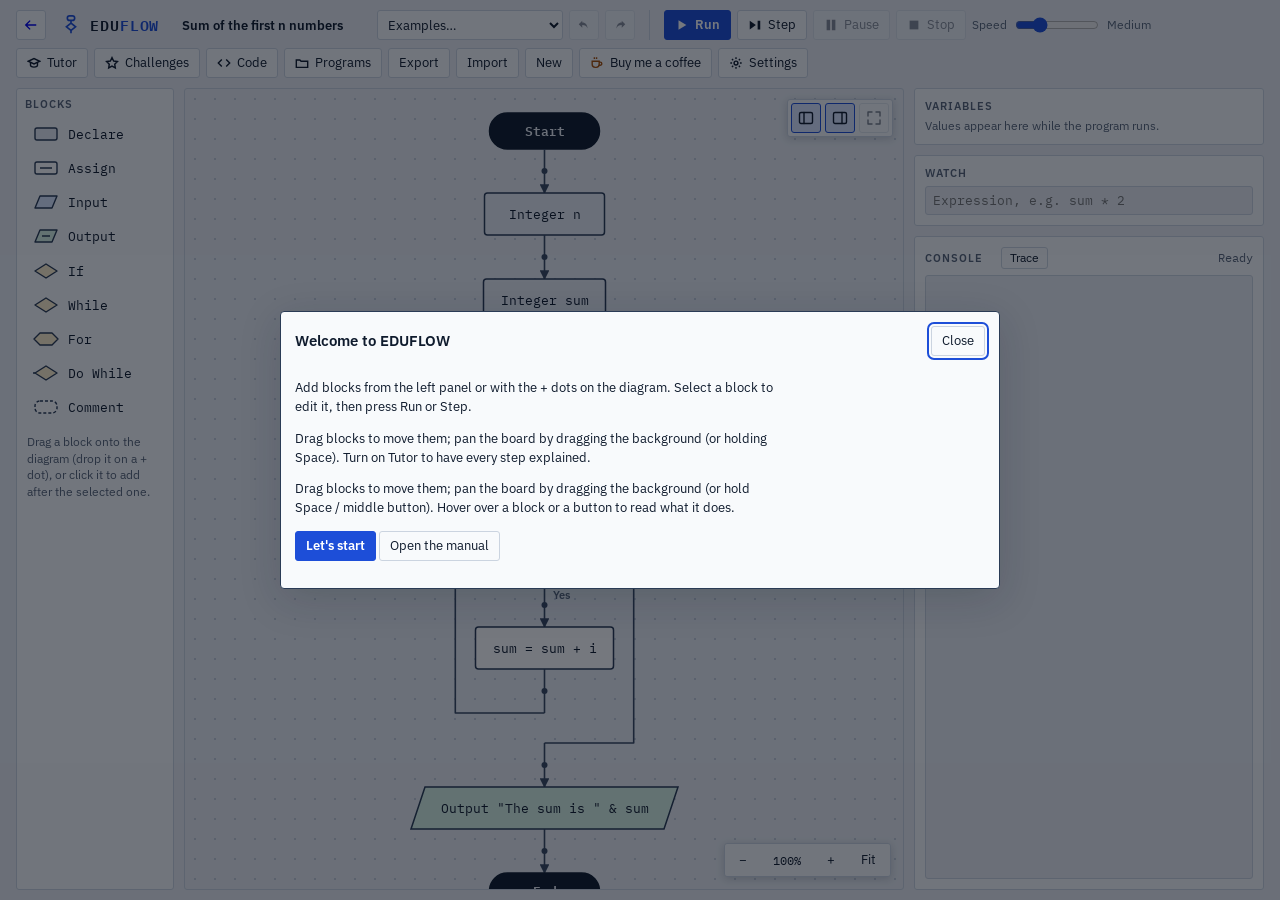
<file: eduflow.html>
<!doctype html><html><head><meta charset=utf8><meta name=viewport content="width=device-width,initial-scale=1,viewport-fit=cover"><style>:root{color-scheme:light;box-sizing:border-box;padding-top:env(safe-area-inset-top,0px);padding-bottom:env(safe-area-inset-bottom,0px)}html{scroll-padding-top:env(safe-area-inset-top,0px)}body{margin:0;padding:0;font:14px -apple-system,BlinkMacSystemFont,sans-serif;background:#fff;color:#000}img{max-width:100%}[hidden]:not([hidden=until-found i]){display:none!important}</style></head><body>
<!--
  EDUFLOW - Copyright (c) 2026 Silvio Munerotto. Created by Silvio Munerotto with Claude (Anthropic).
  https://github.com/smoka99/eduflow
-->
<title>EDUFLOW</title>
<meta name="claude:viewport-fit-sides" content="cover">
<link rel="stylesheet" href="https://fonts.googleapis.com/css2?family=IBM+Plex+Mono:wght@400;500;600&family=IBM+Plex+Sans:wght@400;500;600&display=swap">
<style>
/* Layout: banco da disegno. Barra comandi in alto; sotto, due viste: diagramma (blocchi | tavola | pannelli) oppure pagina Codice (linguaggi | sorgente). */
:root{
  --bg:#e9edf3; --panel:#f8fafc; --ink:#0f1b2d; --muted:#586579; --line:#cbd4e0;
  --edge:#3a4a63; --stroke:#2a3b55; --accent:#1d4ed8; --accent-ink:#ffffff; --accent-soft:#dbe6ff;
  --grid:#c3cddb; --f-decl:#e8edf4; --f-assign:#ffffff; --f-in:#dbe8ff; --f-out:#d9f2e6; --f-ctl:#fff0cc;
  --run:#ffd23f; --run-ink:#1d1500; --err:#c62828; --err-bg:#ffe1e1; --ok:#1b7a47; --shadow:rgba(15,27,45,.18);
  --hk:#0b5fa5; --hs:#1b7a47; --hn:#a8500a; --hc:#6b7a90;
  --ui:"IBM Plex Sans",system-ui,-apple-system,"Segoe UI",sans-serif;
  --mono:"IBM Plex Mono",ui-monospace,Menlo,Consolas,monospace;
}
@media (prefers-color-scheme:dark){:root:not([data-theme="light"]){
  --bg:#0b111d; --panel:#111a2a; --ink:#dce6f7; --muted:#8a9ab3; --line:#22304a;
  --edge:#7d92b4; --stroke:#8da4c9; --accent:#6e9bff; --accent-ink:#0b111d; --accent-soft:#1c2c4d;
  --grid:#1a2538; --f-decl:#182236; --f-assign:#141d30; --f-in:#16305a; --f-out:#123a2c; --f-ctl:#3b2f12;
  --run:#e3b100; --run-ink:#1b1400; --err:#ff7a7a; --err-bg:#4a1a1a; --ok:#5ed49a; --shadow:rgba(0,0,0,.5);
  --hk:#7fb2ff; --hs:#6fd6a5; --hn:#f0b35c; --hc:#7284a0;
  color-scheme:dark}}
:root[data-theme="dark"]{
  --bg:#0b111d; --panel:#111a2a; --ink:#dce6f7; --muted:#8a9ab3; --line:#22304a;
  --edge:#7d92b4; --stroke:#8da4c9; --accent:#6e9bff; --accent-ink:#0b111d; --accent-soft:#1c2c4d;
  --grid:#1a2538; --f-decl:#182236; --f-assign:#141d30; --f-in:#16305a; --f-out:#123a2c; --f-ctl:#3b2f12;
  --run:#e3b100; --run-ink:#1b1400; --err:#ff7a7a; --err-bg:#4a1a1a; --ok:#5ed49a; --shadow:rgba(0,0,0,.5);
  --hk:#7fb2ff; --hs:#6fd6a5; --hn:#f0b35c; --hc:#7284a0;
  color-scheme:dark}

*{box-sizing:border-box}
[hidden]{display:none!important}
html,body{height:100%}
body{margin:0;background:var(--bg);color:var(--ink);font:13px/1.45 var(--ui);
  padding-left:max(16px,env(safe-area-inset-left,0px));padding-right:max(16px,env(safe-area-inset-right,0px));
  padding-block:10px;display:grid;grid-template-rows:auto minmax(0,1fr);gap:10px}
button,input,select,textarea{font:inherit;color:inherit}
:focus-visible{outline:2px solid var(--accent);outline-offset:2px}
code{font-family:var(--mono)}

/* barra superiore */
.top{display:flex;flex-wrap:wrap;align-items:center;gap:8px 14px}
.brand{display:flex;align-items:center;gap:8px;font:600 15px var(--mono);letter-spacing:.02em}
.brand svg{width:22px;height:22px;stroke:var(--accent);fill:none;stroke-width:1.8}
.grp{display:flex;flex-wrap:wrap;align-items:center;gap:6px}
.sep{width:1px;align-self:stretch;background:var(--line)}
.grow{flex:1 1 0;min-width:0}
.btn{display:inline-flex;align-items:center;gap:6px;height:30px;padding:0 10px;border:1px solid var(--line);
  background:var(--panel);border-radius:3px;cursor:pointer;white-space:nowrap}
.btn svg{width:14px;height:14px;fill:currentColor;stroke:currentColor;stroke-width:0}
.btn svg.st{fill:none;stroke-width:1.6}
.btn:hover:not(:disabled){border-color:var(--accent)}
.btn:disabled{opacity:.45;cursor:not-allowed}
.btn.primary{background:var(--accent);color:var(--accent-ink);border-color:var(--accent);font-weight:600}
.btn.icon{width:30px;padding:0;justify-content:center}
select.btn{padding:0 6px;max-width:210px}
#pname{height:30px;width:190px;border:1px solid transparent;background:transparent;border-radius:3px;padding:0 8px;font-weight:600}
#pname:hover,#pname:focus{border-color:var(--line);background:var(--panel)}
.speed{display:flex;align-items:center;gap:6px;color:var(--muted);font-size:12px}
.speed input{width:84px;accent-color:var(--accent)}
body.cv .ed{display:none}

#views{min-height:0;min-width:0;display:grid}
#views>*{min-height:0;min-width:0}

/* area di lavoro */
.work{display:grid;grid-template-columns:158px minmax(0,1fr) 350px;gap:10px;min-height:0}
.stencil{background:var(--panel);border:1px solid var(--line);border-radius:3px;padding:8px;display:flex;flex-direction:column;gap:4px;overflow:auto}
.stencil h4,.side h4{margin:0 0 4px;font:600 10.5px var(--ui);letter-spacing:.09em;text-transform:uppercase;color:var(--muted)}
.blk{display:flex;align-items:center;gap:8px;width:100%;padding:5px 6px;border:1px solid transparent;background:transparent;border-radius:3px;cursor:pointer;text-align:left;font-family:var(--mono);font-size:12.5px}
.blk:hover{border-color:var(--accent);background:var(--accent-soft)}
.blk svg,.menu button svg{width:28px;height:18px;flex:none;fill:var(--g,var(--f-assign));stroke:var(--stroke);stroke-width:1.4;stroke-linejoin:round}
.blk[data-t=declare],.menu [data-t=declare]{--g:var(--f-decl)}
.blk[data-t=input],.menu [data-t=input]{--g:var(--f-in)}
.blk[data-t=output],.menu [data-t=output]{--g:var(--f-out)}
.blk[data-t=if],.blk[data-t=while],.blk[data-t=for],.blk[data-t=do],.menu [data-t=if],.menu [data-t=while],.menu [data-t=for],.menu [data-t=do]{--g:var(--f-ctl)}
.stencil p{margin:8px 2px 0;color:var(--muted);font-size:11.5px}
body.running .stencil,body.running .menu{pointer-events:none;opacity:.5}

.boardwrap{position:relative;min-width:0;min-height:0;border:1px solid var(--line);border-radius:3px;overflow:hidden;background:var(--bg)}
.board{position:absolute;inset:0;overflow:auto;cursor:grab;
  background-image:radial-gradient(var(--grid) 1px,transparent 1.2px);background-size:20px 20px;background-attachment:local}
.board.nogrid{background-image:none}
.board.pan{cursor:grabbing;user-select:none}
#host{display:flex;justify-content:center;width:max-content;min-width:100%}
#host svg{display:block;flex:none}
.zoom{position:absolute;right:12px;bottom:12px;display:flex;gap:4px;background:var(--panel);border:1px solid var(--line);border-radius:3px;padding:3px;box-shadow:0 2px 8px var(--shadow)}
.zoom .btn{height:26px;border-color:transparent;background:transparent}
.zoom .z{min-width:46px;justify-content:center;font:12px var(--mono)}

.menu{position:fixed;z-index:30;background:var(--panel);border:1px solid var(--stroke);border-radius:3px;padding:4px;box-shadow:0 6px 24px var(--shadow);display:flex;flex-direction:column;min-width:150px}
.menu[hidden]{display:none}
.menu button{display:flex;align-items:center;gap:8px;padding:5px 8px;border:0;background:transparent;border-radius:3px;cursor:pointer;text-align:left;font-family:var(--mono);font-size:12.5px}
.menu button:hover{background:var(--accent-soft)}

/* diagramma */
.e{fill:none;stroke:var(--edge);stroke-width:1.6;stroke-linejoin:round}
#ah path{fill:var(--edge)}
.nd{cursor:pointer}
.nd .sh{fill:var(--f,var(--f-assign));stroke:var(--stroke);stroke-width:1.5}
.nd text{font:400 13px var(--mono);fill:var(--ink);text-anchor:middle;dominant-baseline:central;pointer-events:none}
.t-declare{--f:var(--f-decl)}.t-input{--f:var(--f-in)}.t-output{--f:var(--f-out)}
.t-if,.t-while,.t-for,.t-do{--f:var(--f-ctl)}
.t-comment .sh{fill:none;stroke-dasharray:4 3}.t-comment text{font-style:italic;fill:var(--muted)}
.nd:hover .sh{stroke:var(--accent)}
.nd.sel .sh{stroke:var(--accent);stroke-width:2.6}
.nd.err .sh{stroke:var(--err);stroke-dasharray:5 3}
.nd.run .sh{fill:var(--run);stroke:var(--run-ink)}
.nd.run text{fill:var(--run-ink)}
.nd.fail .sh{fill:var(--err-bg);stroke:var(--err);stroke-width:2.4;stroke-dasharray:none}
.term{cursor:default}.term .sh{fill:var(--ink);stroke:var(--ink)}.term text{fill:var(--bg);font-weight:600}
.lbl{font:600 11px var(--ui);fill:var(--muted)}
.slot{cursor:pointer}
.nd.dragsrc{opacity:.35}
.slot.dropping .dot{transform:scale(2.2);fill:var(--accent)}.slot.dropping.nodrop{display:none}
.slot.drop .dot{transform:scale(4.2);fill:var(--accent)}.slot.drop .plus{opacity:1}
body.dragging,body.dragging *{cursor:grabbing!important;user-select:none}body.dragging .tip{display:none}
.dragghost{position:fixed;z-index:90;pointer-events:none;padding:4px 10px;background:var(--accent);color:#fff;border-radius:3px;font:600 12.5px var(--mono);box-shadow:0 4px 14px var(--shadow)}
.board.grabready,.board.grabready *{cursor:grab!important}
.blk{touch-action:pan-y}.foot .grow{flex:1}.slot .hit{fill:transparent}
.slot .dot{fill:var(--edge);transform-box:fill-box;transform-origin:center;transition:transform .1s}
.slot .plus{stroke:var(--accent-ink);stroke-width:1.6;opacity:0;pointer-events:none}
.slot:hover .dot{transform:scale(3.4);fill:var(--accent)}.slot:hover .plus{opacity:1}
body.running .slot{display:none}

/* colonna destra */
.side{display:flex;flex-direction:column;gap:10px;min-height:0;min-width:0;overflow-y:auto}
.card{background:var(--panel);border:1px solid var(--line);border-radius:3px;padding:10px;min-width:0}
#props{flex:0 0 auto;max-height:40%;overflow:auto}
#vars{flex:0 0 auto;max-height:26%;overflow:auto}
#cons{flex:1 1 150px;display:flex;flex-direction:column;min-height:130px}
.card h3{margin:0 0 4px;font:600 14px var(--mono)}
.psub{margin:0 0 10px;color:var(--muted);font-size:12px}
.fld{display:flex;flex-direction:column;gap:3px;margin-bottom:8px}
.fld label{font-size:11.5px;color:var(--muted)}
.fld input[type=text],.fld select,.fld textarea{width:100%;border:1px solid var(--line);background:var(--bg);border-radius:3px;padding:5px 7px;font:13px var(--mono)}
.fld input:focus,.fld select:focus,.fld textarea:focus{border-color:var(--accent);outline:none;box-shadow:0 0 0 2px var(--accent-soft)}
.fld.chk{flex-direction:row;align-items:center;gap:8px}
fieldset{border:0;padding:0;margin:0;min-width:0}
.errs{color:var(--err);font-size:12px;margin:0 0 8px;white-space:pre-line}
.errs:empty{display:none}
.acts{display:flex;flex-wrap:wrap;gap:6px}
.acts .btn{height:26px;padding:0 8px;font-size:12px}
.help{color:var(--muted);font-size:12px}
.help p{margin:0 0 8px}
table{border-collapse:collapse;width:100%;font:12px var(--mono)}
th{font:600 10.5px var(--ui);letter-spacing:.08em;text-transform:uppercase;color:var(--muted);text-align:left;padding:0 6px 4px}
td{padding:2px 6px;border-top:1px solid var(--line);overflow-wrap:anywhere}
#vars td:nth-child(2){color:var(--muted)}
.chg td{animation:flash .7s}
@keyframes flash{from{background:var(--accent-soft)}}
.chead{display:flex;justify-content:space-between;align-items:baseline;gap:8px;margin-bottom:6px}
.chead h4{margin:0}
#status{font:12px var(--mono);color:var(--muted)}
#con{flex:1;min-height:0;overflow:auto;margin:0;padding:8px;background:var(--bg);border:1px solid var(--line);border-radius:3px;font:12.5px/1.5 var(--mono);white-space:pre-wrap;overflow-wrap:anywhere}
#con .err{color:var(--err)}#con .in{color:var(--accent)}#con .sys{color:var(--muted)}
#inform{display:flex;gap:6px;margin-top:6px}
#inform[hidden]{display:none}
#inform label{align-self:center;color:var(--muted);font-size:12px;max-width:45%}
#inval{flex:1;min-width:0;border:1px solid var(--accent);background:var(--bg);border-radius:3px;padding:4px 7px;font:13px var(--mono)}

#tutorCard{position:absolute;left:12px;bottom:12px;right:214px;max-width:660px;max-height:46%;overflow:auto;z-index:6;border-color:var(--accent);box-shadow:0 8px 28px var(--shadow);padding:8px 12px}
#tutorCard.moved{right:auto;bottom:auto;width:min(560px,calc(100% - 24px))}
#tutorCard .chead h4{cursor:grab;user-select:none}
#tutorCard .tmin{border:0;background:transparent;cursor:pointer;font-size:16px;line-height:1;color:var(--muted);padding:2px 6px}
#tutorCard.mini .tmsg,#tutorCard.mini .tans,#tutorCard.mini .tq,#tutorCard.mini .tdone,#tutorCard.mini .tscore{display:none}
#tutorCard .chead{align-items:center;flex-wrap:wrap}
#tutorCard .topts{display:flex;align-items:center;gap:8px;font-size:12px}
#tutorCard .topts label{display:flex;align-items:center;gap:4px;cursor:pointer}
#tutorCard .tstep{font:12px var(--mono);color:var(--muted);margin-bottom:4px}
#tutorCard .tmsg,#tutorCard .tans{margin:6px 0;line-height:1.5;font-size:13.5px}
#tutorCard code{font:12.5px var(--mono);background:var(--accent-soft);padding:0 4px;border-radius:3px}
#tutorCard .tdone{font-size:12px;color:var(--muted);margin:4px 0;line-height:1.7}
#tutorCard .tq{display:flex;justify-content:space-between;align-items:center;gap:8px;flex-wrap:wrap;margin:8px 0;padding:8px;border:1px dashed var(--accent);border-radius:4px}
#tutorCard .tq span{display:flex;gap:6px}
#tutorCard .tans{padding:6px 8px;border-radius:4px;border-left:3px solid var(--line)}
#tutorCard .tans.ok{border-left-color:var(--ok,#2a8a4a)}#tutorCard .tans.no{border-left-color:var(--err)}
#tutorCard .tin{display:flex;flex-direction:column;gap:4px;margin-top:8px;padding:8px;border:2px solid var(--accent);border-radius:4px;background:var(--accent-soft)}
#tutorCard .tin label{font-size:13px;font-weight:600}
#tutorCard .tin span{display:flex;gap:6px}
#tutorCard .tin input{flex:1;min-width:0;border:1px solid var(--line);background:var(--bg);border-radius:3px;padding:6px 8px;font:13px var(--mono)}
#tutorCard .tacts{display:flex;gap:6px;flex-wrap:wrap;margin-top:8px}
#tutorCard .tscore{font-size:12px;color:var(--muted);margin-top:6px}
#watchCard{flex:0 0 auto}
#watchCard input{width:100%;border:1px solid var(--line);background:var(--bg);border-radius:3px;padding:5px 7px;font:13px var(--mono)}
#watchCard input:focus{border-color:var(--accent);outline:none;box-shadow:0 0 0 2px var(--accent-soft)}
#watchCard .chead{margin-bottom:6px}
.wout{font:12.5px var(--mono);color:var(--accent);overflow-wrap:anywhere;text-align:right}
.wout.bad{color:var(--err)}
.bpd{fill:var(--err);stroke:var(--bg);stroke-width:1.5;pointer-events:none}
.btn[aria-pressed=true]{background:var(--accent-soft);border-color:var(--accent)}

/* suggerimenti al passaggio del mouse */
.tip{position:fixed;z-index:70;max-width:min(370px,calc(100vw - 24px));background:var(--panel);color:var(--ink);border:1px solid var(--stroke);border-radius:4px;padding:10px 12px;box-shadow:0 8px 28px var(--shadow);font-size:12.5px;line-height:1.45;pointer-events:none}
.tip[hidden]{display:none}
.tip .th{font:600 14px var(--mono);display:flex;justify-content:space-between;gap:12px}
.tip .th kbd{font:11px var(--mono);border:1px solid var(--line);border-radius:3px;padding:0 5px;color:var(--muted);align-self:center}
.tip p{margin:4px 0}.tip .dim{color:var(--muted)}
.tip .tl{margin:9px 0 2px;font:600 10.5px var(--ui);letter-spacing:.09em;text-transform:uppercase;color:var(--muted)}
.tip ul{margin:0;padding-left:16px}.tip li{margin:2px 0}
.tip code{font:12px var(--mono);background:var(--bg);padding:1px 5px;border-radius:2px;overflow-wrap:anywhere}
.tip .terr{color:var(--err);margin:0 0 6px}

/* EDUFLOW: marchio, caffè, sfide, traccia */
.bn{letter-spacing:.06em}.bn b{color:var(--accent);font-weight:600}
.btn.coffee{text-decoration:none;color:var(--ink)}
.btn.coffee svg{stroke:var(--hn)}
.btn.sm{height:22px;padding:0 8px;font-size:11.5px;margin-right:auto;margin-left:10px}
.chead h4{margin:0}
.chbar{position:absolute;left:12px;top:12px;display:flex;align-items:center;gap:8px;max-width:calc(100% - 24px);background:var(--panel);border:1px solid var(--accent);border-radius:3px;padding:4px 6px 4px 10px;box-shadow:0 2px 8px var(--shadow);z-index:2}
.chbar b{font:600 12.5px var(--ui);overflow:hidden;text-overflow:ellipsis;white-space:nowrap}
.chbar .btn{height:24px;padding:0 8px;font-size:12px}
.chl{display:grid;grid-template-columns:230px minmax(0,1fr);gap:14px;flex:1;min-height:0}
.chlist{display:flex;flex-direction:column;gap:3px;overflow:auto;min-height:0}
.chlist button{display:flex;justify-content:space-between;align-items:center;gap:8px;border:1px solid transparent;background:transparent;border-radius:3px;padding:6px 8px;cursor:pointer;text-align:left}
.chlist button:hover{background:var(--accent-soft)}
.chlist button[aria-pressed=true]{border-color:var(--accent);background:var(--accent-soft)}
.chlist .lv{font:600 10px var(--ui);letter-spacing:.08em;text-transform:uppercase;color:var(--muted)}
.chlist .ok{color:var(--ok);font-weight:600}
.chdet{overflow:auto;min-height:0;padding-right:6px}
.chdet h4{margin:0 0 4px;font:600 17px var(--ui)}
.chdet p{margin:6px 0;line-height:1.55;max-width:70ch}
.chdet .tl{margin:12px 0 4px;font:600 10.5px var(--ui);letter-spacing:.09em;text-transform:uppercase;color:var(--muted)}
.chdet .acts{margin:12px 0}
.chdet .acts .btn{height:30px;font-size:13px}
.chdet .hintbox{background:var(--accent-soft);border-radius:3px;padding:8px 10px}
.chres{display:flex;flex-direction:column;gap:6px;margin-top:8px}
.chres div{border:1px solid var(--line);border-left-width:4px;border-radius:3px;padding:6px 10px;font:12.5px var(--mono);overflow-wrap:anywhere}
.chres .ok{border-left-color:var(--ok)}.chres .no{border-left-color:var(--err)}
.chres small{display:block;color:var(--muted);font:11.5px var(--ui)}
.chsum{font-weight:600;margin:8px 0 0}
.chsum.ok{color:var(--ok)}
.tracewrap{overflow:auto;min-height:0;border:1px solid var(--line);border-radius:3px}
.tracewrap table{margin:0;width:max-content;min-width:100%}
.tracewrap th,.tracewrap td{padding:4px 10px;white-space:nowrap;border-top:1px solid var(--line)}
.tracewrap th{position:sticky;top:0;background:var(--panel);font-family:var(--mono);text-transform:none;letter-spacing:0;border-top:0;color:var(--ink)}
.tracewrap td.ch{background:var(--accent-soft)}
.tracewrap td:first-child{color:var(--muted)}
.svgprev{background:var(--bg);border:1px solid var(--line);border-radius:3px;padding:8px;max-height:30vh;overflow:auto;text-align:center}
.svgprev img{max-width:100%;height:auto}

/* suggerimenti al passaggio del mouse */
.modal{position:fixed;inset:0;z-index:40;background:rgba(5,10,20,.55);display:flex;align-items:center;justify-content:center;
  padding-top:max(16px,env(safe-area-inset-top,0px));padding-bottom:max(16px,env(safe-area-inset-bottom,0px));
  padding-left:max(16px,env(safe-area-inset-left,0px));padding-right:max(16px,env(safe-area-inset-right,0px))}
.modal[hidden]{display:none}
.sheet{background:var(--panel);border:1px solid var(--stroke);border-radius:4px;width:min(720px,100%);max-height:100%;display:flex;flex-direction:column;gap:10px;padding:14px;box-shadow:0 10px 40px var(--shadow)}
.sheet.wide{width:min(1000px,100%);height:min(740px,100%)}
.sheet header{display:flex;align-items:center;justify-content:space-between;gap:8px}
.sheet h3{margin:0;font:600 15px var(--ui)}
.tabs,.stabs{display:flex;gap:4px;flex-wrap:wrap}
.tab{border:1px solid var(--line);background:transparent;padding:3px 10px;border-radius:3px;cursor:pointer}
.tab[aria-selected=true]{background:var(--accent);color:var(--accent-ink);border-color:var(--accent)}
.sheet pre,.sheet textarea{margin:0;overflow:auto;background:var(--bg);border:1px solid var(--line);border-radius:3px;padding:10px;font:12.5px/1.5 var(--mono);min-height:200px;max-height:52vh;width:100%;resize:vertical}
.sheet .foot{display:flex;flex-wrap:wrap;gap:8px;align-items:center;justify-content:space-between}
.hint{color:var(--muted);font-size:12px}
.spane{flex:1;min-height:0;overflow:auto;display:flex;flex-direction:column}
.opt{display:flex;justify-content:space-between;align-items:center;gap:16px;padding:12px 0;border-top:1px solid var(--line)}
.opt:first-child{border-top:0}
.opt p{margin:2px 0 0;color:var(--muted);font-size:12px}
.seg{display:inline-flex;border:1px solid var(--line);border-radius:3px;overflow:hidden;flex:none}
.seg button{border:0;border-left:1px solid var(--line);background:transparent;padding:5px 12px;cursor:pointer}
.seg button:first-child{border-left:0}
.seg button[aria-pressed=true]{background:var(--accent);color:var(--accent-ink)}
.opt input[type=checkbox]{width:18px;height:18px;accent-color:var(--accent);flex:none}
.about h2{margin:0 0 6px;font:600 20px var(--mono)}
.about p{max-width:60ch}

/* manuale */
.manual{display:grid;grid-template-columns:210px minmax(0,1fr);gap:16px;flex:1;min-height:0}
.mtoc{display:flex;flex-direction:column;gap:4px;overflow:auto;min-height:0}
.mtoc input{width:100%;border:1px solid var(--line);background:var(--bg);border-radius:3px;padding:5px 8px;margin-bottom:4px}
.mtoc button{border:0;background:transparent;text-align:left;padding:5px 8px;border-radius:3px;cursor:pointer;color:var(--muted)}
.mtoc button:hover{background:var(--accent-soft);color:var(--ink)}
.mtoc button[hidden]{display:none}
.mbody{overflow:auto;min-height:0;padding-right:8px;scroll-behavior:smooth}
.mbody section{padding-bottom:20px;max-width:78ch}
.mbody h3{font:600 18px var(--ui);margin:0 0 8px;padding-top:2px;text-wrap:balance}
.mbody h4{font:600 14px var(--mono);margin:14px 0 4px}
.mbody p,.mbody li,.mbody dd{line-height:1.55}
.mbody code{font-size:12px;background:var(--bg);border:1px solid var(--line);border-radius:2px;padding:0 4px}
.mbody ol,.mbody ul{padding-left:20px}
.mbody dt{font-weight:600;margin-top:10px}.mbody dd{margin:2px 0 0}
.mt{margin:8px 0;font:12.5px var(--ui)}
.mt th{padding:0 8px 4px 0}.mt td{padding:5px 8px 5px 0;vertical-align:top}
.mt td:first-child{white-space:nowrap}
.bman{border-top:1px solid var(--line);padding:4px 0 8px}
.bman ul{margin:4px 0}
.ex span,.mtip span{font:600 10.5px var(--ui);letter-spacing:.09em;text-transform:uppercase;color:var(--muted);margin-right:6px}
.mtip{color:var(--muted)}
.nores{color:var(--muted)}

/* pagina Codice */
#codeview{display:flex;flex-direction:column;gap:10px;overflow:auto}
.cvhead{display:flex;flex-wrap:wrap;align-items:center;gap:8px 14px}
.cvhead h2{margin:0;font:600 17px var(--ui)}
.cvhead .pn{color:var(--muted);font-family:var(--mono)}
.cvhead label{display:flex;align-items:center;gap:6px;cursor:pointer}
.cvhead input{accent-color:var(--accent)}
.cvbody{display:grid;grid-template-columns:170px minmax(0,1fr);gap:10px;align-items:start}
#cvLangs{display:flex;flex-direction:column;gap:3px;background:var(--panel);border:1px solid var(--line);border-radius:3px;padding:6px;position:sticky;top:0}
.lg{display:flex;align-items:center;justify-content:space-between;gap:8px;border:1px solid transparent;background:transparent;border-radius:3px;padding:6px 8px;cursor:pointer;text-align:left}
.lg:hover{background:var(--accent-soft)}
.lg[aria-pressed=true]{background:var(--accent);color:var(--accent-ink)}
.lg i{width:7px;height:7px;border-radius:50%;background:var(--ok);flex:none}
.lg[aria-pressed=true] i{background:var(--accent-ink)}
#cvMain{display:flex;flex-direction:column;gap:12px;min-width:0}
.cc{background:var(--panel);border:1px solid var(--line);border-radius:3px;padding:12px;min-width:0;display:flex;flex-direction:column;gap:8px}
.cc>header{display:flex;justify-content:space-between;align-items:center;gap:10px}
.cc h3{margin:0;font:600 16px var(--ui)}
.cc .fn{color:var(--muted);font:12px var(--mono)}
.cc .how{font-size:12.5px;overflow-wrap:anywhere}
.cc .how code{background:var(--bg);border:1px solid var(--line);border-radius:2px;padding:1px 6px}
.cc .badge{font-size:12px;color:var(--muted)}
.cc .badge.ok{color:var(--ok)}
.cc .nts{margin:0;padding-left:18px;color:var(--muted);font-size:12.5px}
.cc .nts b{color:var(--ink)}
pre.code{margin:0;padding:10px 0;background:var(--bg);border:1px solid var(--line);border-radius:3px;overflow:auto;font:12.5px/1.55 var(--mono);counter-reset:ln;max-height:none;tab-size:4}
pre.code code{display:block;width:max-content;min-width:100%}
.l{display:block;white-space:pre;padding:0 14px 0 3.6em;position:relative;min-height:1.55em}
.l::before{counter-increment:ln;content:counter(ln);position:absolute;left:0;width:2.6em;text-align:right;color:var(--hc);opacity:.7}
.k{color:var(--hk);font-weight:500}.s{color:var(--hs)}.n{color:var(--hn)}.c{color:var(--hc);font-style:italic}.pp{color:var(--hc)}
.empty{color:var(--muted);padding:20px 0}

@media (max-width:900px){
  #tutorCard,#tutorCard.moved{position:fixed;left:8px;right:8px;top:auto!important;bottom:8px;width:auto;max-width:none;max-height:44vh;z-index:60}
  html,body{height:auto}
  body{display:block}
  .top{margin-bottom:10px}
  #views{display:block}
  .work{display:flex;flex-direction:column}
  .stencil{flex-direction:row;flex-wrap:nowrap;align-items:center;overflow-x:auto}
  .stencil h4,.stencil p{display:none}
  .blk{width:auto;flex:none}
  .boardwrap{height:64vh;min-height:380px;flex:none}
  .side{display:block}.side .card{margin-bottom:10px}
  #props,#vars{max-height:none}#cons{min-height:240px}
  #pname{width:140px}
  .manual{grid-template-columns:minmax(0,1fr);grid-template-rows:auto minmax(0,1fr)}
  .mtoc{flex-direction:row;flex-wrap:nowrap;overflow-x:auto;align-items:center}
  .mtoc input{width:150px;flex:none;margin:0}.mtoc button{flex:none;white-space:nowrap}
  .cvbody{grid-template-columns:minmax(0,1fr)}
  #cvLangs{flex-direction:row;overflow-x:auto;position:static}
  .lg{flex:none}
  .opt{flex-wrap:wrap}
  .chl{grid-template-columns:minmax(0,1fr);grid-template-rows:auto minmax(0,1fr)}
  .chlist{flex-direction:row;overflow-x:auto}.chlist button{flex:none}
}
@media (prefers-reduced-motion:reduce){.chg td{animation:none}.slot .dot{transition:none}.mbody{scroll-behavior:auto}}
</style>

<style>
.help.min{display:flex;align-items:center;justify-content:space-between;gap:8px}.help.min p{margin:0;color:var(--muted);font-size:13px}
.dllist h4{margin:12px 0 4px;font:600 12px var(--mono);text-transform:uppercase;letter-spacing:.06em;color:var(--muted)}
.dlrow{display:flex;flex-direction:column;align-items:flex-start;gap:1px;width:100%;text-align:left;padding:8px 10px;margin:3px 0;border:1px solid var(--line);background:var(--panel);border-radius:4px;cursor:pointer;color:var(--ink)}
.dlrow:hover,.dlrow:focus-visible{border-color:var(--accent);background:var(--accent-soft)}
.dlrow span{font-size:12px;color:var(--muted)}
</style>

<style>
.work{position:relative;--rw:350px}
.work{grid-template-columns:158px minmax(0,1fr) var(--rw)}
.work.noL{grid-template-columns:minmax(0,1fr) var(--rw)}.work.noL .stencil{display:none}
.work.noR{grid-template-columns:158px minmax(0,1fr)}.work.noR .side,.work.noR #rsz{display:none}
.work.noL.noR{grid-template-columns:minmax(0,1fr)}
#rsz{position:absolute;top:0;bottom:0;right:calc(var(--rw) + 1px);width:8px;cursor:col-resize;z-index:4}
#rsz:hover,#rsz.on{background:linear-gradient(90deg,transparent 3px,var(--accent) 3px,var(--accent) 5px,transparent 5px)}
#panelBtns{position:absolute;right:10px;top:10px;display:flex;gap:4px;z-index:3;background:var(--panel);border:1px solid var(--line);border-radius:3px;padding:3px;box-shadow:0 2px 8px var(--shadow)}
#panelBtns .btn{padding:3px 6px}#panelBtns svg{width:16px;height:16px;fill:none;stroke:currentColor;stroke-width:1.4;stroke-linecap:round;stroke-linejoin:round}
#panelBtns .btn[aria-pressed=false]{opacity:.55}#panelBtns #pbF[aria-pressed=true]{opacity:1;background:var(--accent-soft)}
.liblist{display:flex;flex-direction:column;gap:6px;margin-top:10px;max-height:46vh;overflow:auto}
.libitem{display:flex;align-items:center;justify-content:space-between;gap:8px;border:1px solid var(--line);border-radius:4px;padding:6px 8px}
.libitem b{font-family:var(--mono);font-size:13px}.libitem small{display:block;color:var(--muted)}
.libitem .btns{display:flex;gap:6px}
.libsave{display:flex;gap:6px}.libsave input{flex:1;min-width:0;border:1px solid var(--line);background:var(--bg);border-radius:3px;padding:6px 8px;font:13px var(--mono)}
@media (max-width:900px){#rsz{display:none!important}.work,.work.noL,.work.noR,.work.noL.noR{display:flex;flex-direction:column}.work.noL .stencil{display:none}.work.noR .side{display:none}}
</style>
<style>.chdet .diag{margin-top:10px;padding:8px 10px;border-left:3px solid var(--accent);background:var(--accent-soft);border-radius:3px}.chdet .diag ul{margin:4px 0 0;padding-left:18px}.chdet .diag li{margin:3px 0;line-height:1.45}.chdet .acts{flex-wrap:wrap}</style>

<header class="top">
  <a class="btn icon" href="./index.html?v=20261104b#tools" aria-label="Torna agli strumenti EDUtools" title="Torna agli strumenti EDUtools"><svg class="st" viewBox="0 0 16 16" aria-hidden="true"><path d="m7 3-5 5 5 5M2 8h12"/></svg></a>
  <div class="brand"><svg viewBox="0 0 24 24"><rect x="8" y="2" width="8" height="5" rx="2.5"/><path d="M12 7v3M12 10l-5 4 5 4 5-4z"/><path d="M12 18v3"/></svg><span class="bn">EDU<b>FLOW</b></span></div>
  <input id="pname" class="ed" type="text" data-i18n-aria="ui.progName" maxlength="60" spellcheck="false">
  <div class="grp ed">
    <select id="examples" class="btn" data-tip="ui:examples" data-i18n-aria="ui.examples"></select>
    <button class="btn icon" id="undo" data-tip="ui:undo" data-i18n-aria="ui.undo"><svg viewBox="0 0 16 16"><path d="M6 3 2 7l4 4V8c3 0 5 1 6 4 0-4-2-7-6-7z"/></svg></button>
    <button class="btn icon" id="redo" data-tip="ui:redo" data-i18n-aria="ui.redo"><svg viewBox="0 0 16 16"><path d="m10 3 4 4-4 4V8c-3 0-5 1-6 4 0-4 2-7 6-7z"/></svg></button>
  </div>
  <div class="sep ed"></div>
  <div class="grp ed">
    <button class="btn primary" id="bRun" data-tip="ui:run"><svg viewBox="0 0 16 16"><path d="M4 2.5v11l9-5.5z"/></svg><span data-i18n="ui.run"></span></button>
    <button class="btn" id="bStep" data-tip="ui:step"><svg viewBox="0 0 16 16"><path d="M2 3v10l7-5zM11 3h3v10h-3z"/></svg><span data-i18n="ui.step"></span></button>
    <button class="btn" id="bPause" data-tip="ui:pause" disabled><svg viewBox="0 0 16 16"><path d="M3 2h4v12H3zM9 2h4v12H9z"/></svg><span data-i18n="ui.pause"></span></button>
    <button class="btn" id="bStop" data-tip="ui:stop" disabled><svg viewBox="0 0 16 16"><path d="M3 3h10v10H3z"/></svg><span data-i18n="ui.stop"></span></button>
    <label class="speed" data-tip="ui:speed"><span data-i18n="ui.speed"></span> <input type="range" id="speed" min="0" max="4" value="1" data-i18n-aria="ui.speed"><span id="speedL"></span></label>
  </div>
  <div class="grow"></div>
  <div class="grp">
    <button class="btn" id="bTutor" aria-pressed="false" data-tip="ui:tutor"><svg class="st" viewBox="0 0 16 16"><path d="M1.5 6 8 3l6.5 3L8 9zM4 7.5v3.2c0 1 1.8 2 4 2s4-1 4-2V7.5"/></svg><span data-i18n="ui.tutor"></span></button>
    <button class="btn" id="bChal" data-tip="ui:challenges"><svg class="st" viewBox="0 0 16 16"><path d="M8 1.8l1.9 3.9 4.3.6-3.1 3 .7 4.3L8 11.6l-3.8 2 .7-4.3-3.1-3 4.3-.6z"/></svg><span data-i18n="ui.challenges"></span></button>
    <button class="btn" id="bCode" data-tip="ui:code"><svg class="st" viewBox="0 0 16 16"><path d="m5.5 4-4 4 4 4M10.5 4l4 4-4 4"/></svg><span data-i18n="ui.code"></span></button>
    <button class="btn ed" id="bLib" data-tip="ui:lib"><svg class="st" viewBox="0 0 16 16"><path d="M1.5 4.5h4l1.5 1.5h7.5v7h-13z"/></svg><span data-i18n="ui.lib"></span></button>
    <button class="btn ed" id="bExport" data-tip="ui:export" data-i18n="ui.export"></button>
    <button class="btn ed" id="bImport" data-tip="ui:import" data-i18n="ui.import"></button>
    <button class="btn ed" id="bNew" data-tip="ui:new" data-i18n="ui.new"></button>
    <a class="btn coffee" id="bCoffee" data-tip="ui:coffee" target="_blank" rel="noopener" hidden><svg class="st" viewBox="0 0 16 16"><path d="M2.5 6h8v3.5a3.5 3.5 0 0 1-3.5 3.5h-1A3.5 3.5 0 0 1 2.5 9.5zM10.5 7h1.2a1.8 1.8 0 0 1 0 3.6h-1.2M5 1.5v2M7.5 1.5v2"/></svg><span data-i18n="ui.coffee"></span></a>
    <button class="btn" id="bSettings" data-tip="ui:settings"><svg class="st" viewBox="0 0 16 16"><circle cx="8" cy="8" r="2.2"/><path d="M8 1.5v2M8 12.5v2M1.5 8h2M12.5 8h2M3.4 3.4l1.4 1.4M11.2 11.2l1.4 1.4M3.4 12.6l1.4-1.4M11.2 4.8l1.4-1.4"/></svg><span data-i18n="ui.settings"></span></button>
  </div>
</header>

<div id="views">
  <main class="work" id="workview">
    <nav class="stencil" id="stencil"></nav>
    <div id="rsz" role="separator" aria-orientation="vertical"></div>
    <section class="boardwrap">
      <div class="board" id="board"><div id="host"></div></div>
      <div class="chbar" id="chbar" hidden></div>
      <div id="panelBtns"><button class="btn icon" id="pbL" data-tip="ui:panL" aria-pressed="true" aria-label="Blocks"><svg viewBox="0 0 16 16"><rect x="1.5" y="2.5" width="13" height="11" rx="1.5"/><path d="M6 2.5v11"/></svg></button><button class="btn icon" id="pbR" data-tip="ui:panR" aria-pressed="true" aria-label="Side panel"><svg viewBox="0 0 16 16"><rect x="1.5" y="2.5" width="13" height="11" rx="1.5"/><path d="M10 2.5v11"/></svg></button><button class="btn icon" id="pbF" data-tip="ui:focus" aria-pressed="false" aria-label="Focus"><svg viewBox="0 0 16 16"><path d="M2 6V2h4M10 2h4v4M14 10v4h-4M6 14H2v-4"/></svg></button></div>
      <section class="card" id="tutorCard" hidden></section>
      <div class="zoom">
        <button class="btn icon" id="zOut" data-tip="ui:zoom" data-i18n-aria="ui.zoomOut">−</button>
        <button class="btn z" id="zReset" data-tip="ui:zoom" data-i18n-aria="ui.zoomReset">100%</button>
        <button class="btn icon" id="zIn" data-tip="ui:zoom" data-i18n-aria="ui.zoomIn">+</button>
        <button class="btn" id="zFit" data-tip="ui:fit" data-i18n="ui.fit"></button>
      </div>
    </section>
    <aside class="side">
      <section class="card" id="props"></section>
      <section class="card" id="vars"></section>
      <section class="card" id="watchCard"><div class="chead" data-tip="ui:watch"><h4 data-i18n="ui.watch"></h4><span id="watchOut" class="wout"></span></div><input id="watchIn" type="text" data-i18n-ph="ui.watchPh" data-i18n-aria="ui.watch" spellcheck="false" autocomplete="off"></section>
      <section class="card" id="cons">
        <div class="chead"><h4 data-i18n="ui.console"></h4><button class="btn sm" id="bTrace" data-tip="ui:trace" data-i18n="ui.trace"></button><span id="status"></span></div>
        <pre id="con" aria-live="polite"></pre>
        <form id="inform" hidden><label id="inprompt" for="inval"></label><input id="inval" type="text" autocomplete="off" spellcheck="false"><button class="btn primary" type="submit" data-i18n="ui.send"></button></form>
      </section>
    </aside>
  </main>

  <section id="codeview" hidden>
    <div class="cvhead">
      <button class="btn" id="cvBack"><svg class="st" viewBox="0 0 16 16"><path d="M10 3 5 8l5 5"/></svg><span data-i18n="ui.cvBack"></span></button>
      <h2 data-i18n="ui.cvTitle"></h2>
      <span class="pn" id="cvProg"></span>
      <div class="grow"></div>
      <label><input type="checkbox" id="cvAllChk"><span data-i18n="ui.cvAll"></span></label>
    </div>
    <div class="cvbody">
      <nav id="cvLangs" aria-label="Languages"></nav>
      <div id="cvMain"></div>
    </div>
  </section>
</div>

<div class="tip" id="tip" role="tooltip" hidden></div>
<div class="menu" id="menu" hidden></div>
<div class="modal" id="modal" hidden><div class="sheet" id="sheet" role="dialog" aria-modal="true"></div></div>
<script>
'use strict';

/* ---------- impostazioni e lingua ---------- */
const SUP=['it','en'];
const SETK='flussi.settings';
let SET={lang:null,theme:'auto',tips:true,grid:true,speed:1,done:[],active:null,watch:''};
try{Object.assign(SET,JSON.parse(localStorage.getItem(SETK)||'{}'))}catch(e){}
let LANG=SUP.includes(SET.lang)?SET.lang:((typeof navigator!=='undefined'&&String(navigator.language||'').toLowerCase().startsWith('it'))?'it':'en');
const M=(it,en)=>LANG==='it'?it:en;
function saveSet(){try{localStorage.setItem(SETK,JSON.stringify(SET))}catch(e){}}
function tget(o,k){return k.split('.').reduce((a,p)=>a==null?a:a[p],o)}
function t(k,...a){
  let v=tget(TXT[LANG],k);
  if(v===undefined)v=tget(TXT.en,k);
  if(typeof v==='function')return v(...a);
  return v===undefined?k:v;
}
const BN={declare:'Declare',assign:'Assign',input:'Input',output:'Output',if:'If',while:'While',for:'For',do:'Do While',comment:'Comment'};
const ORDER=['declare','assign','input','output','if','while','for','do','comment'];
const TYPES=['Integer','Real','String','Boolean'];
const OLDTYPES={Intero:'Integer',Reale:'Real',Stringa:'String',Booleano:'Boolean'};
const tl=ty=>t('types.'+ty);

/* funzioni disponibili: nome, firma, descrizione it, descrizione en, esempio */
const FUNCS=[
 ['sqrt','sqrt(x)','Radice quadrata','Square root','sqrt(16) → 4'],
 ['abs','abs(x)','Valore assoluto','Absolute value','abs(-3) → 3'],
 ['sin','sin(x)','Seno (x in radianti)','Sine (x in radians)','sin(0) → 0'],
 ['cos','cos(x)','Coseno (x in radianti)','Cosine (x in radians)','cos(0) → 1'],
 ['tan','tan(x)','Tangente (x in radianti)','Tangent (x in radians)','tan(0) → 0'],
 ['log','log(x)','Logaritmo naturale','Natural logarithm','log(1) → 0'],
 ['log10','log10(x)','Logaritmo in base 10','Base-10 logarithm','log10(1000) → 3'],
 ['exp','exp(x)','e elevato a x','e raised to x','exp(0) → 1'],
 ['floor','floor(x)','Arrotonda per difetto','Round down','floor(2.9) → 2'],
 ['ceil','ceil(x)','Arrotonda per eccesso','Round up','ceil(2.1) → 3'],
 ['round','round(x)','Arrotonda al più vicino','Round to nearest','round(2.5) → 3'],
 ['int','int(x)','Parte intera (toglie i decimali)','Integer part (drops decimals)','int(-2.7) → -2'],
 ['sign','sign(x)','Segno: -1, 0 oppure 1','Sign: -1, 0 or 1','sign(-8) → -1'],
 ['pow','pow(x, y)','x elevato a y (come x ^ y)','x raised to y (same as x ^ y)','pow(2, 10) → 1024'],
 ['min','min(a, b)','Il minore fra due numeri','The smaller of two numbers','min(4, 9) → 4'],
 ['max','max(a, b)','Il maggiore fra due numeri','The larger of two numbers','max(4, 9) → 9'],
 ['random','random(n)','Intero casuale da 0 a n-1','Random integer from 0 to n-1','random(6) + 1 → 1…6'],
 ['len','len(s)','Lunghezza di un testo o di un array','Length of a text or an array','len("ciao") → 4'],
 ['upper','upper(s)','Testo in maiuscolo','Text in upper case','upper("ok") → "OK"'],
 ['lower','lower(s)','Testo in minuscolo','Text in lower case','lower("OK") → "ok"'],
 ['substr','substr(s, start, count)','Estrae count caratteri da start (si parte da 0)','Takes count characters from start (counting from 0)','substr("flusso", 0, 4) → "flus"'],
 ['str','str(x)','Converte un valore in testo','Converts a value to text','str(42) → "42"'],
 ['num','num(s)','Converte un testo in numero','Converts a text to a number','num("3.5") → 3.5'],
];

const TXT={it:{},en:{}};

/* =============================== ITALIANO =============================== */
TXT.it={
 types:{Integer:'Intero',Real:'Reale',String:'Stringa',Boolean:'Booleano'},
 ui:{
  start:'Inizio',end:'Fine',yes:'Sì',no:'No',
  run:'Esegui',cont:'Continua',step:'Passo',pause:'Pausa',stop:'Stop',speed:'Velocità',
  speedN:['Lenta','Media','Veloce','Molto veloce','Massima'],
  code:'Codice',export:'Esporta',import:'Importa',new:'Nuovo',settings:'Impostazioni',
  examples:'Esempi…',undo:'Annulla',redo:'Ripeti',progName:'Nome del programma',
  blocks:'Blocchi',stencilHint:'Trascina un blocco sul diagramma (rilascialo su un punto +), oppure cliccalo per aggiungerlo dopo quello selezionato.',
  zoomIn:'Ingrandisci',zoomOut:'Riduci',zoomReset:'Zoom al 100%',fit:'Adatta',
  vars:'Variabili',varsEmpty:'I valori compaiono qui durante l\'esecuzione.',name:'Nome',type:'Tipo',value:'Valore',
  console:'Console',ready:'Pronto',running:'In esecuzione',paused:'In pausa',waiting:'In attesa di un valore',
  finished:(s,ms)=>`Terminato · ${s} passi · ${ms} ms`,stopped:'Interrotto',error:'Errore',emptyDiagram:'Il diagramma è vuoto',
  endLine:'— Programma terminato —',stopLine:'— Interrotto —',errPrefix:'Errore: ',internalErr:'Errore interno: ',enter:'Inserisci ',send:'Invio',
  close:'Chiudi',copy:'Copia',download:'Scarica',copied:'Copiato',copyManual:'Seleziona e copia a mano',
  stepWord:'passo',up:'Su',down:'Giù',dup:'Duplica',del:'Elimina',
  helpTitle:'Come si usa',
  help1:'Aggiungi blocchi dal pannello a sinistra o con i punti + sul diagramma. Seleziona un blocco per modificarlo, poi premi Esegui o Passo.',
  help2:'Trascina i blocchi per spostarli; sposta la tavola trascinando lo sfondo (o tenendo premuto Spazio / tasto centrale). Passa il mouse su un blocco o su un pulsante per leggere cosa fa.',
  openManual:'Apri il manuale',
  exportTitle:'Esporta il programma',exportHint:'Copia il testo e conservalo. Incollalo in Importa per riaprire il diagramma.',
  importTitle:'Importa un programma',importPh:'Incolla qui il testo esportato da EDUFLOW',importErr:'Formato non riconosciuto: serve il testo esportato da EDUFLOW.',
  chooseFile:'Scegli un file',importBtn:'Importa',
  newTitle:'Nuovo programma',newText:'Il diagramma attuale verrà sostituito. Puoi recuperarlo subito con Annulla.',newBtn:'Svuota il diagramma',
  untitled:'Senza titolo',
  tabSettings:'Impostazioni',tabManual:'Manuale',tabAbout:'Informazioni',
  language:'Lingua',languageD:'Cambia la lingua dell\'interfaccia, del manuale e dei messaggi.',
  theme:'Tema',themeD:'Segue il dispositivo oppure resta sempre chiaro o scuro.',themeAuto:'Automatico',themeLight:'Chiaro',themeDark:'Scuro',
  tips:'Spiegazioni al passaggio del mouse',tipsD:'Mostra una descrizione dettagliata di blocchi e pulsanti.',
  grid:'Griglia sul diagramma',gridD:'Mostra i puntini di sfondo.',
  defSpeed:'Velocità iniziale',defSpeedD:'Velocità di esecuzione all\'apertura.',
  reset:'Ripristina le impostazioni',resetD:'Torna ai valori predefiniti.',
  search:'Cerca nel manuale…',noResults:'Nessun risultato',
  credits:'Creato da',aboutTitle:'EDUFLOW',aboutText:'Un editor di diagrammi di flusso che si può eseguire: costruisci l\'algoritmo con i blocchi, osservalo passo dopo passo, mettiti alla prova con le sfide e ottieni il codice in 11 linguaggi.',
  aboutPriv:'Tutto avviene nel tuo browser. Il programma si salva da solo in questo browser e non viene inviato da nessuna parte.',
  cvBack:'Diagramma',cvTitle:'Codice generato',cvAll:'Mostra tutti i linguaggi',cvHow:'Come eseguirlo',cvNotes:'Cosa controllare',
  cvEmpty:'Il diagramma è vuoto: aggiungi dei blocchi per vedere il codice.',cvNote:'Traduzione diretta del diagramma. Controlla i tipi e i formati di stampa prima di usarla altrove.',
  cvTested:'Provato con questo compilatore o interprete',cvUntested:'Generato secondo le regole del linguaggio, non ancora provato',
  lines:n=>n+(n===1?' riga':' righe'),
  bp:'Punto di interruzione',tutor:'Tutor',lib:'Programmi',bpHelp:'Ferma l\'esecuzione prima di questo blocco',watch:'Osserva',watchPh:'Espressione, es. sum * 2',resetCh:'Azzera i progressi delle sfide',resetChD:'Cancella le sfide segnate come completate.',
  coffee:'Offrimi un caffè',aboutGit:'Il codice sorgente di EDUFLOW è su GitHub: puoi consultarlo, scaricarlo e segnalare idee o problemi.',aboutCoffee:'Se EDUFLOW ti è utile, puoi offrirmi un caffè: è un modo per ringraziare e per sostenere nuove funzioni.',
  challenges:'Sfide',chIntro:'Risolvi gli esercizi costruendo il diagramma. Il controllo prova il tuo programma con più valori e confronta ciò che scrive con il risultato atteso.',
  chDone:(a,b)=>a+' di '+b+' completate',chLevel:['Facile','Medio','Difficile'],chGoal:'Obiettivo',chTry:'Esempi di prova',chIn:'Input',chOut:'Output atteso',
  chStart:'Inizia',chCheck:'Controlla la mia soluzione',chHint:'Suggerimento',chSol:'Mostra una soluzione',chPass:'Superato',chFail:'Non ancora',
  chAllOk:'Tutti i controlli superati. Bravo!',chSomeFail:(a,b)=>a+' controlli su '+b+' superati.',chGot:'Il tuo programma scrive',chWant:'Atteso',chErr:'Errore',
  chNoInput:'Il programma chiede più valori del previsto',chEmpty:'Costruisci prima il diagramma, poi controlla.',chSolNote:'Questa soluzione ha sostituito il diagramma. Puoi annullare.',
  chActive:'Sfida',chClose:'Chiudi la sfida',chNone:'(niente)',chLoops:'Troppi passi: il programma sembra non finire',
  trace:'Traccia',traceTitle:'Tabella di traccia',traceHint:'Il valore delle variabili dopo ogni blocco eseguito. Le celle evidenziate sono quelle appena cambiate.',traceStepH:'Passo',traceBlock:'Blocco',
  traceEmpty:'Esegui il programma per vedere la traccia.',traceCut:n=>'Mostrate solo le prime '+n+' righe.',
  expText:'Testo del programma',expSvg:'Immagine SVG',svgHint:'Copia il testo SVG e salvalo in un file .svg, oppure incollalo in un documento o in una presentazione.',
 },
 fld:{
  vt:'Tipo',name:'Nome',size:'Dimensione array (vuoto per una variabile singola)',
  target:'Variabile',expr:'Valore',prompt:'Messaggio mostrato (facoltativo)',inVar:'Variabile che riceve il valore',
  outExpr:'Cosa scrivere',nl:'Vai a capo dopo',cond:'Condizione',wcond:'Ripeti finché la condizione è vera',
  v:'Variabile',from:'Da',to:'A',step:'Passo',text:'Testo',
  ph:{name:'es. somma',size:'es. 10',target:'x oppure v[i]',expr:'es. x + 1',outExpr:'es. "Totale: " & somma',cond:'es. x > 0 and x < 10',step:'1 oppure -1'},
 },
 tip:{
  tags:{desc:'Cosa fa',fields:'Campi',example:'Esempio',tip:'Consiglio',shortcut:'Scorciatoia'},
  run:{t:'Esegui',d:'Avvia il programma dall\'inizio e lo esegue fino alla fine alla velocità scelta. Se è in pausa, riprende da dove si era fermato.',k:'Ctrl+Invio'},
  step:{t:'Passo',d:'Esegue un solo blocco alla volta e poi si ferma. Serve per seguire l\'algoritmo con calma e vedere come cambiano le variabili.',k:'F10'},
  pause:{t:'Pausa',d:'Sospende l\'esecuzione dopo il blocco corrente. Poi puoi continuare con Esegui oppure avanzare con Passo.'},
  stop:{t:'Stop',d:'Interrompe subito il programma. Il diagramma torna modificabile.'},
  speed:{t:'Velocità',d:'Quanto aspetta il programma fra un blocco e l\'altro. Alla velocità massima esegue tutto il più in fretta possibile.'},
  undo:{t:'Annulla',d:'Torna alla modifica precedente del diagramma.',k:'Ctrl+Z'},
  redo:{t:'Ripeti',d:'Rimette la modifica che hai appena annullato.',k:'Ctrl+Y'},
  code:{t:'Codice',d:'Apre una pagina che mostra il programma tradotto in JavaScript, Python, Java, C, C++, C#, Go, PHP, Ruby, Kotlin e Swift.'},
  export:{t:'Esporta',d:'Mostra il programma come testo da copiare e conservare, per riaprirlo più tardi o passarlo a qualcun altro.'},
  import:{t:'Importa',d:'Riapre un programma partendo dal testo esportato, incollato o caricato da file.'},
  new:{t:'Nuovo',d:'Svuota il diagramma per ricominciare. Puoi tornare indietro con Annulla.'},
  settings:{t:'Impostazioni e manuale',d:'Cambia lingua e tema, e apre il manuale completo con tutte le spiegazioni.'},
  examples:{t:'Esempi',d:'Carica un programma già pronto da studiare, eseguire e modificare.'},
  fit:{t:'Adatta',d:'Regola lo zoom perché il diagramma intero entri nella finestra.'},
  zoom:{t:'Zoom',d:'Ingrandisce o riduce il diagramma. Con Ctrl e rotella del mouse puoi fare lo stesso.'},
  slot:{t:'Punto di inserimento',d:'Clicca per scegliere il blocco da inserire proprio qui.'},
  bp:{t:'Punto di interruzione',d:'Il programma si mette in pausa ogni volta che sta per eseguire questo blocco. Poi usa Passo o Continua.',k:'F9'},
  lib:{t:'I miei programmi',d:'Salva più programmi in questo browser, riaprili o eliminali. Utile per tenere tutti gli esercizi.'},
  panL:{t:'Pannello dei blocchi',d:'Mostra o nasconde l\'elenco dei blocchi a sinistra, per avere più spazio sul diagramma.'},
  panR:{t:'Pannello laterale',d:'Mostra o nasconde proprietà, variabili, osserva e console a destra. Trascina il bordo per allargarlo.'},
  focus:{t:'Modalità Focus',d:'Nasconde tutti i pannelli e lascia solo il diagramma.',k:'Alt + F'},
  tutor:{t:'Modalità Tutor',d:'Ti spiega ogni blocco con i valori reali, passo per passo, e ti fa prevedere le condizioni. Con il tutor attivo l\'esecuzione si ferma a ogni blocco: premi Avanti.'},
  watch:{t:'Osserva',d:'Scrivi un\'espressione: il suo valore viene ricalcolato a ogni blocco durante l\'esecuzione.'},
  coffee:{t:'Offrimi un caffè',d:'Apre la pagina per offrirmi un caffè. Non è obbligatorio: EDUFLOW resta gratuito.'},
  challenges:{t:'Sfide',d:'Esercizi guidati con controllo automatico: costruisci il diagramma e verifica se funziona con più valori di prova.'},
  trace:{t:'Tabella di traccia',d:'Mostra una tabella con il valore di ogni variabile dopo ciascun blocco dell\'ultima esecuzione. Utile per capire e per i compiti.'},
 },
 blk:{
  declare:{short:'Crea una variabile (o un array) con un tipo.',
   long:'Prima di usare una variabile devi dichiararla. Scegli il tipo e il nome; indica una dimensione per creare un array. All\'inizio vale 0, testo vuoto o falso.',
   fields:[['Tipo','Integer (numeri interi), Real (decimali), String (testo) o Boolean (vero/falso).'],['Nome','Lettere, cifre e _, senza iniziare con una cifra. Maiuscole e minuscole contano.'],['Dimensione','Lascia vuoto per una variabile singola. Un numero o un\'espressione crea un array.']],
   example:'Integer total   ·   Integer v[10]',tip:'Total e total sono due variabili diverse.'},
  assign:{short:'Calcola un valore e lo memorizza in una variabile.',
   long:'Valuta l\'espressione a destra e salva il risultato nella variabile a sinistra. Il risultato deve avere il tipo della variabile. Un numero con decimali assegnato a un Integer viene troncato.',
   fields:[['Variabile','x oppure v[i] per un elemento di un array.'],['Valore','Qualsiasi espressione: numeri, variabili, operatori, funzioni.']],
   example:'total = total + price * 2',tip:'Si legge «metti nella variabile il valore di…», non è un confronto.'},
  input:{short:'Legge un valore scritto dall\'utente.',
   long:'Ferma il programma e mostra un campo nella console. Il testo scritto viene convertito nel tipo della variabile. Se non è valido, il valore viene chiesto di nuovo.',
   fields:[['Variabile','Dove viene salvato il valore. Deve essere già dichiarata.'],['Messaggio','Testo mostrato prima del campo (facoltativo).']],
   example:'Input age   (messaggio: Quanti anni hai?)',tip:'Per un Real puoi usare sia il punto sia la virgola.'},
  output:{short:'Scrive un valore nella console.',
   long:'Calcola l\'espressione e ne mostra il risultato. Con «Vai a capo dopo» attivo, il prossimo Output parte da una nuova riga. Usa & per unire testi e numeri.',
   fields:[['Cosa scrivere','Un\'espressione: testo fra virgolette, numeri, variabili.'],['Vai a capo dopo','Se disattivato, l\'Output successivo continua sulla stessa riga.']],
   example:'Output "Totale: " & total',tip:'Disattiva «Vai a capo» per stampare più valori sulla stessa riga dentro un ciclo.'},
  if:{short:'Sceglie fra due percorsi in base a una condizione.',
   long:'Se la condizione è vera il programma segue il ramo Sì, altrimenti il ramo No, che può restare vuoto. Poi i due rami si ricongiungono.',
   fields:[['Condizione','Un\'espressione che dà vero o falso, per esempio x > 0 oppure nome == "Anna".']],
   example:'x > 0 and x < 10',tip:'Per più scelte inserisci un altro If dentro il ramo No.'},
  while:{short:'Ripete i blocchi interni finché la condizione è vera.',
   long:'Controlla la condizione prima di ogni giro. Se è falsa fin dall\'inizio, il corpo non viene mai eseguito. Dentro il ciclo deve cambiare qualcosa, altrimenti non finisce mai.',
   fields:[['Condizione','Il ciclo continua finché è vera.']],
   example:'n > 0',tip:'Usa While quando non sai in anticipo quante volte ripetere.'},
  for:{short:'Ripete i blocchi interni contando da un valore a un altro.',
   long:'La variabile parte da From e arriva a To, estremo incluso, cambiando di Step a ogni giro. Con un passo negativo conta all\'indietro. Se la variabile non esiste viene creata.',
   fields:[['Variabile','Il contatore, per esempio i.'],['Da','Valore iniziale.'],['A','Valore finale, incluso.'],['Passo','Di quanto cambia a ogni giro. Vuoto o 1 per contare in avanti, -1 per contare all\'indietro.']],
   example:'i: 1 → 10, passo 2',tip:'Usa For quando sai già quante volte ripetere.'},
  do:{short:'Esegue il corpo almeno una volta, poi controlla la condizione.',
   long:'A differenza di While, la condizione viene controllata dopo il corpo: il blocco gira sempre almeno una volta e ripete finché la condizione è vera. Va bene per chiedere un dato finché non è valido.',
   fields:[['Condizione','Il ciclo ripete finché è vera. Il controllo si trova in fondo.']],
   example:'answer != "q"',tip:'Il ramo «Sì» torna all\'inizio, il ramo «No» esce dal ciclo.'},
  comment:{short:'Una nota per chi legge. Non viene eseguita.',
   long:'Serve a spiegare un passaggio. Nel codice generato diventa un commento.',
   fields:[['Testo','La nota, anche su più righe.']],
   example:'Calcola la media',tip:'Un buon commento spiega perché, non ripete cosa fa il blocco.'},
 },
 msg:{
  wrongNode:'Questo blocco ha un errore: ',
 },
};

/* =============================== ENGLISH =============================== */
TXT.en={
 types:{Integer:'Integer',Real:'Real',String:'String',Boolean:'Boolean'},
 ui:{
  start:'Start',end:'End',yes:'Yes',no:'No',
  run:'Run',cont:'Continue',step:'Step',pause:'Pause',stop:'Stop',speed:'Speed',
  speedN:['Slow','Medium','Fast','Very fast','Maximum'],
  code:'Code',export:'Export',import:'Import',new:'New',settings:'Settings',
  examples:'Examples…',undo:'Undo',redo:'Redo',progName:'Program name',
  blocks:'Blocks',stencilHint:'Drag a block onto the diagram (drop it on a + dot), or click it to add after the selected one.',
  zoomIn:'Zoom in',zoomOut:'Zoom out',zoomReset:'Zoom to 100%',fit:'Fit',
  vars:'Variables',varsEmpty:'Values appear here while the program runs.',name:'Name',type:'Type',value:'Value',
  console:'Console',ready:'Ready',running:'Running',paused:'Paused',waiting:'Waiting for input',
  finished:(s,ms)=>`Finished · ${s} steps · ${ms} ms`,stopped:'Stopped',error:'Error',emptyDiagram:'The diagram is empty',
  endLine:'— Program finished —',stopLine:'— Stopped —',errPrefix:'Error: ',internalErr:'Internal error: ',enter:'Enter ',send:'Send',
  close:'Close',copy:'Copy',download:'Download',copied:'Copied',copyManual:'Select and copy by hand',
  stepWord:'step',up:'Up',down:'Down',dup:'Duplicate',del:'Delete',
  helpTitle:'How it works',
  help1:'Add blocks from the left panel or with the + dots on the diagram. Select a block to edit it, then press Run or Step.',
  help2:'Drag blocks to move them; pan the board by dragging the background (or hold Space / middle button). Hover over a block or a button to read what it does.',
  openManual:'Open the manual',
  exportTitle:'Export the program',exportHint:'Copy the text and keep it. Paste it into Import to reopen the diagram.',
  importTitle:'Import a program',importPh:'Paste the text exported from EDUFLOW here',importErr:'Unrecognized format: paste the text exported from EDUFLOW.',
  chooseFile:'Choose a file',importBtn:'Import',
  newTitle:'New program',newText:'The current diagram will be replaced. You can get it back right away with Undo.',newBtn:'Clear the diagram',
  untitled:'Untitled',
  tabSettings:'Settings',tabManual:'Manual',tabAbout:'About',
  language:'Language',languageD:'Changes the language of the interface, the manual and the messages.',
  theme:'Theme',themeD:'Follow the device, or stay light or dark.',themeAuto:'Automatic',themeLight:'Light',themeDark:'Dark',
  tips:'Hover explanations',tipsD:'Shows a detailed description of blocks and buttons.',
  grid:'Diagram grid',gridD:'Shows the dotted background.',
  defSpeed:'Starting speed',defSpeedD:'Execution speed when the app opens.',
  reset:'Reset settings',resetD:'Go back to the default values.',
  search:'Search the manual…',noResults:'No results',
  credits:'Created by',aboutTitle:'EDUFLOW',aboutText:'A flowchart editor you can run: build the algorithm with blocks, watch it step by step, test yourself with challenges and get the code in 11 languages.',
  aboutPriv:'Everything happens in your browser. The program is saved automatically in this browser and is not sent anywhere.',
  cvBack:'Diagram',cvTitle:'Generated code',cvAll:'Show all languages',cvHow:'How to run it',cvNotes:'Things to check',
  cvEmpty:'The diagram is empty: add some blocks to see the code.',cvNote:'A direct translation of the diagram. Check types and print formats before using it elsewhere.',
  cvTested:'Tested with this compiler or interpreter',cvUntested:'Generated from the language rules, not tested yet',
  lines:n=>n+(n===1?' line':' lines'),
  bp:'Breakpoint',tutor:'Tutor',lib:'Programs',bpHelp:'Pauses the run before this block',watch:'Watch',watchPh:'Expression, e.g. sum * 2',resetCh:'Reset challenge progress',resetChD:'Clears the challenges marked as completed.',
  coffee:'Buy me a coffee',aboutGit:'EDUFLOW source code is on GitHub: browse it, download it, and report ideas or issues.',aboutCoffee:'If EDUFLOW is useful to you, you can buy me a coffee: a way to say thanks and to support new features.',
  challenges:'Challenges',chIntro:'Solve the exercises by building the diagram. The check runs your program with several values and compares what it writes with the expected result.',
  chDone:(a,b)=>a+' of '+b+' completed',chLevel:['Easy','Medium','Hard'],chGoal:'Goal',chTry:'Sample cases',chIn:'Input',chOut:'Expected output',
  chStart:'Start',chCheck:'Check my solution',chHint:'Hint',chSol:'Show a solution',chPass:'Passed',chFail:'Not yet',
  chAllOk:'All checks passed. Well done!',chSomeFail:(a,b)=>a+' of '+b+' checks passed.',chGot:'Your program writes',chWant:'Expected',chErr:'Error',
  chNoInput:'The program asks for more values than expected',chEmpty:'Build the diagram first, then check.',chSolNote:'This solution replaced the diagram. You can undo.',
  chActive:'Challenge',chClose:'Close the challenge',chNone:'(nothing)',chLoops:'Too many steps: the program seems to never end',
  trace:'Trace',traceTitle:'Trace table',traceHint:'The value of the variables after each block that ran. Highlighted cells just changed.',traceStepH:'Step',traceBlock:'Block',
  traceEmpty:'Run the program to see the trace.',traceCut:n=>'Showing only the first '+n+' rows.',
  expText:'Program text',expSvg:'SVG image',svgHint:'Copy the SVG text and save it as an .svg file, or paste it into a document or a presentation.',
 },
 fld:{
  vt:'Type',name:'Name',size:'Array size (leave empty for a single variable)',
  target:'Variable',expr:'Value',prompt:'Message shown (optional)',inVar:'Variable that receives the value',
  outExpr:'What to write',nl:'New line after',cond:'Condition',wcond:'Repeat while the condition is true',
  v:'Variable',from:'From',to:'To',step:'Step',text:'Text',
  ph:{name:'e.g. total',size:'e.g. 10',target:'x or v[i]',expr:'e.g. x + 1',outExpr:'e.g. "Total: " & total',cond:'e.g. x > 0 and x < 10',step:'1 or -1'},
 },
 tip:{
  tags:{desc:'What it does',fields:'Fields',example:'Example',tip:'Tip',shortcut:'Shortcut'},
  run:{t:'Run',d:'Starts the program from the beginning and runs it to the end at the chosen speed. If it is paused, it resumes where it stopped.',k:'Ctrl+Enter'},
  step:{t:'Step',d:'Runs one block at a time and then waits. Use it to follow the algorithm slowly and see how the variables change.',k:'F10'},
  pause:{t:'Pause',d:'Suspends execution after the current block. Then continue with Run or advance with Step.'},
  stop:{t:'Stop',d:'Stops the program right away. The diagram becomes editable again.'},
  speed:{t:'Speed',d:'How long the program waits between one block and the next. At maximum speed it runs as fast as it can.'},
  undo:{t:'Undo',d:'Goes back to the previous change of the diagram.',k:'Ctrl+Z'},
  redo:{t:'Redo',d:'Puts back the change you just undid.',k:'Ctrl+Y'},
  code:{t:'Code',d:'Opens a page that shows the program translated to JavaScript, Python, Java, C, C++, C#, Go, PHP, Ruby, Kotlin and Swift.'},
  export:{t:'Export',d:'Shows the program as text you can copy and keep, to reopen it later or hand it to someone else.'},
  import:{t:'Import',d:'Reopens a program from exported text, pasted or loaded from a file.'},
  new:{t:'New',d:'Clears the diagram to start over. You can go back with Undo.'},
  settings:{t:'Settings and manual',d:'Changes language and theme, and opens the full manual with every explanation.'},
  examples:{t:'Examples',d:'Loads a ready-made program to study, run and edit.'},
  fit:{t:'Fit',d:'Adjusts the zoom so the whole diagram fits in the window.'},
  zoom:{t:'Zoom',d:'Enlarges or reduces the diagram. Ctrl and the mouse wheel do the same.'},
  slot:{t:'Insertion point',d:'Click to choose the block to insert right here.'},
  bp:{t:'Breakpoint',d:'The program pauses every time it is about to run this block. Then use Step or Continue.',k:'F9'},
  lib:{t:'My programs',d:'Save several programs in this browser, reopen or delete them. Handy to keep all your exercises.'},
  panL:{t:'Blocks panel',d:'Shows or hides the list of blocks on the left, for more room on the diagram.'},
  panR:{t:'Side panel',d:'Shows or hides properties, variables, watch and console on the right. Drag its edge to widen it.'},
  focus:{t:'Focus mode',d:'Hides every panel and leaves only the diagram.',k:'Alt + F'},
  tutor:{t:'Tutor mode',d:'Explains every block with the real values, step by step, and has you predict conditions. With the tutor on, the run pauses at every block: press Next.'},
  watch:{t:'Watch',d:'Type an expression: its value is recomputed at every block while the program runs.'},
  coffee:{t:'Buy me a coffee',d:'Opens the page to buy me a coffee. It is optional: EDUFLOW stays free.'},
  challenges:{t:'Challenges',d:'Guided exercises with automatic checking: build the diagram and test it with several sample values.'},
  trace:{t:'Trace table',d:'Shows a table with the value of every variable after each block of the last run. Useful for understanding and for homework.'},
 },
 blk:{
  declare:{short:'Creates a variable (or an array) with a type.',
   long:'You must declare a variable before using it. Pick the type and the name; give a size to create an array. It starts as 0, empty text or false.',
   fields:[['Type','Integer (whole numbers), Real (decimals), String (text) or Boolean (true/false).'],['Name','Letters, digits and _, not starting with a digit. Upper and lower case differ.'],['Size','Leave empty for a single variable. A number or an expression creates an array.']],
   example:'Integer total   ·   Integer v[10]',tip:'Total and total are two different variables.'},
  assign:{short:'Computes a value and stores it in a variable.',
   long:'Evaluates the expression on the right and saves the result in the variable on the left. The result must match the variable\'s type. A number with decimals assigned to an Integer is truncated.',
   fields:[['Variable','x, or v[i] for an element of an array.'],['Value','Any expression: numbers, variables, operators, functions.']],
   example:'total = total + price * 2',tip:'Read it as “put the value of… into the variable”. It is not a comparison.'},
  input:{short:'Reads a value typed by the user.',
   long:'Pauses the program and shows a field in the console. The typed text is converted to the variable\'s type. If it is not valid, the value is asked again.',
   fields:[['Variable','Where the value is saved. It must already be declared.'],['Message','Text shown before the field (optional).']],
   example:'Input age   (message: How old are you?)',tip:'For a Real you can type either a dot or a comma.'},
  output:{short:'Writes a value to the console.',
   long:'Evaluates the expression and shows the result. With “New line after” on, the next Output starts on a new line. Use & to join text and numbers.',
   fields:[['What to write','An expression: text in quotes, numbers, variables.'],['New line after','When off, the next Output continues on the same line.']],
   example:'Output "Total: " & total',tip:'Turn “New line after” off to print several values on one line inside a loop.'},
  if:{short:'Chooses between two paths based on a condition.',
   long:'If the condition is true the program follows the Yes branch, otherwise the No branch, which can stay empty. Then the two branches join again.',
   fields:[['Condition','An expression that gives true or false, such as x > 0 or name == "Anna".']],
   example:'x > 0 and x < 10',tip:'For more than two choices, put another If inside the No branch.'},
  while:{short:'Repeats the inner blocks while the condition is true.',
   long:'Checks the condition before every turn. If it is false from the start, the body never runs. Something inside the loop must change, or it never ends.',
   fields:[['Condition','The loop keeps going while it is true.']],
   example:'n > 0',tip:'Use While when you do not know in advance how many times to repeat.'},
  for:{short:'Repeats the inner blocks counting from one value to another.',
   long:'The variable starts at From and goes to To, end included, changing by Step each turn. A negative step counts backwards. If the variable does not exist it is created.',
   fields:[['Variable','The counter, for example i.'],['From','Starting value.'],['To','Final value, included.'],['Step','How much it changes each turn. Empty or 1 counts up, -1 counts down.']],
   example:'i: 1 → 10, step 2',tip:'Use For when you already know how many times to repeat.'},
  do:{short:'Runs the body at least once, then checks the condition.',
   long:'Unlike While, the condition is checked after the body: the block always runs at least once and repeats while the condition is true. Good for asking for a value until it is valid.',
   fields:[['Condition','The loop repeats while it is true. The check is at the bottom.']],
   example:'answer != "q"',tip:'The “Yes” branch goes back to the top, the “No” branch leaves the loop.'},
  comment:{short:'A note for the reader. It is not executed.',
   long:'Use it to explain a step. In the generated code it becomes a comment.',
   fields:[['Text','The note, possibly on several lines.']],
   example:'Compute the average',tip:'A good comment explains why, not what the block already says.'},
 },
 msg:{
  wrongNode:'This block has an error: ',
 },
};

/* =============================== MANUALE =============================== */
function opTable(){
  const r=[
   ['+  -  *  /','+  -  *  /',M('Somma, differenza, prodotto, divisione. La divisione dà sempre un numero con decimali.','Add, subtract, multiply, divide. Division always gives a number with decimals.'),'7 / 2 → 3.5'],
   ['%','%',M('Resto della divisione','Remainder of a division'),'7 % 3 → 1'],
   ['^','^',M('Potenza','Power'),'2 ^ 10 → 1024'],
   ['&','&',M('Unisce testi e numeri in un unico testo','Joins text and numbers into one text'),'"n=" & 5 → "n=5"'],
   ['==  !=  <  >  <=  >=','',M('Confronti (si può usare anche = per l\'uguaglianza e <> per la diversità)','Comparisons (= also works for equality and <> for inequality)'),'x >= 10'],
   ['and  or  not','',M('Logica: e, o, negazione (anche && || !)','Logic: and, or, negation (also && || !)'),'x > 0 and not done'],
  ];
  return '<table class="mt"><thead><tr><th>'+M('Operatore','Operator')+'</th><th>'+M('Cosa fa','What it does')+'</th><th>'+M('Esempio','Example')+'</th></tr></thead><tbody>'
   +r.map(x=>'<tr><td><code>'+x[0]+'</code></td><td>'+x[2]+'</td><td><code>'+x[3]+'</code></td></tr>').join('')+'</tbody></table>';
}
function funcTable(){
  const i=LANG==='it'?2:3;
  return '<table class="mt"><thead><tr><th>'+M('Funzione','Function')+'</th><th>'+M('Cosa fa','What it does')+'</th><th>'+M('Esempio','Example')+'</th></tr></thead><tbody>'
   +FUNCS.map(f=>'<tr><td><code>'+f[1]+'</code></td><td>'+f[i]+'</td><td><code>'+f[4]+'</code></td></tr>').join('')+'</tbody></table>';
}
function blockManual(){
  return ORDER.map(k=>{
    const b=t('blk.'+k);
    return '<div class="bman"><h4>'+BN[k]+'</h4><p><b>'+esc(b.short)+'</b> '+esc(b.long)+'</p>'
     +'<ul>'+b.fields.map(f=>'<li><b>'+esc(f[0])+'.</b> '+esc(f[1])+'</li>').join('')+'</ul>'
     +'<p class="ex"><span>'+t('tip.tags.example')+'</span> <code>'+esc(b.example)+'</code></p>'
     +'<p class="mtip"><span>'+t('tip.tags.tip')+'</span> '+esc(b.tip)+'</p></div>';
  }).join('');
}
function shortcutTable(){
  const r=[['Ctrl + Enter',M('Esegui','Run')],['Ctrl + Z',M('Annulla','Undo')],['Ctrl + Y / Ctrl + Shift + Z',M('Ripeti','Redo')],['F10',M('Passo (esegue un blocco)','Step (runs one block)')],['F9',M('Attiva o toglie il punto di interruzione','Toggle the breakpoint')],['Ctrl + D',M('Duplica il blocco selezionato','Duplicate the selected block')],['Ctrl + C / X / V',M('Copia, taglia, incolla il blocco selezionato (anche tra schede)','Copy, cut, paste the selected block (even between tabs)')],['Alt + F',M('Modalità Focus: nasconde i pannelli','Focus mode: hides the panels')],['Space + '+M('trascina','drag'),M('Sposta il diagramma da qualsiasi punto','Pan the diagram from anywhere')],['Delete',M('Elimina il blocco selezionato','Delete the selected block')],['Esc',M('Chiude menu e finestre','Closes menus and windows')],['Ctrl + '+M('rotella','wheel'),M('Zoom sul diagramma','Zoom the diagram')],[M('Trascina lo sfondo','Drag the background'),M('Sposta il diagramma','Pan the diagram')],[M('Doppio clic su un blocco','Double-click a block'),M('Porta il cursore nei suoi campi','Moves the cursor to its fields')]];
  return '<table class="mt"><tbody>'+r.map(x=>'<tr><td><code>'+x[0]+'</code></td><td>'+x[1]+'</td></tr>').join('')+'</tbody></table>';
}
function manualSections(){
  const IT=LANG==='it';
  return [
  {id:'start',h:M('Primi passi','Quick start'),b:IT?
   '<ol><li>Scegli un programma da <b>Esempi…</b> oppure premi <b>Nuovo</b>.</li><li>Aggiungi blocchi: clicca un blocco nel pannello a sinistra (si inserisce dopo quello selezionato) oppure clicca un punto <b>+</b> sul diagramma.</li><li>Seleziona un blocco e compila i suoi campi nel pannello a destra.</li><li>Premi <b>Esegui</b>. La <b>Console</b> mostra il risultato e <b>Variabili</b> mostra i valori.</li><li>Premi <b>Codice</b> per vedere lo stesso programma in 11 linguaggi.</li></ol>'
   :'<ol><li>Pick a program from <b>Examples…</b> or press <b>New</b>.</li><li>Add blocks: click a block in the left panel (it is inserted after the selected one) or click a <b>+</b> dot on the diagram.</li><li>Select a block and fill in its fields in the right panel.</li><li>Press <b>Run</b>. The <b>Console</b> shows the result and <b>Variables</b> shows the values.</li><li>Press <b>Code</b> to see the same program in 11 languages.</li></ol>'},
  {id:'ui',h:M('L\'area di lavoro','The workspace'),b:IT?
   '<p><b>Barra superiore.</b> Nome del programma, esempi, annulla e ripeti, i comandi di esecuzione, poi Codice, Esporta, Importa, Nuovo e Impostazioni.</p><p><b>Blocchi</b> (a sinistra). I mattoncini del diagramma. Passa il mouse su uno per leggerne la spiegazione.</p><p><b>Diagramma</b> (al centro). Clicca un blocco per selezionarlo. Trascina lo sfondo per spostarti. Con Ctrl e rotella fai zoom. I punti <b>+</b> fra i blocchi servono a inserirne di nuovi.</p><p><b>Pannello destro.</b> In alto le proprietà del blocco selezionato (o questa guida), poi le variabili e la console.</p>'
   :'<p><b>Top bar.</b> Program name, examples, undo and redo, the run controls, then Code, Export, Import, New and Settings.</p><p><b>Blocks</b> (left). The building pieces of the diagram. Hover over one to read its explanation.</p><p><b>Diagram</b> (center). Click a block to select it. Drag the background to pan. Ctrl and the wheel zoom. The <b>+</b> dots between blocks insert new ones.</p><p><b>Right panel.</b> At the top the selected block\'s properties (or this guide), then the variables and the console.</p>'},
  {id:'blocks',h:M('I blocchi','Blocks'),b:'<p>'+M('I comandi principali hanno il loro nome inglese, come nei linguaggi di programmazione.','The main commands keep their English names, as in programming languages.')+'</p>'+blockManual()},
  {id:'vars',h:M('Variabili e tipi','Variables and types'),b:IT?
   '<p>Una variabile è una scatola con un nome che contiene un valore. Va dichiarata con <b>Declare</b> prima dell\'uso.</p><table class="mt"><tbody><tr><td><code>Integer</code></td><td>Numeri interi: 3, -12, 0</td></tr><tr><td><code>Real</code></td><td>Numeri con decimali: 3.14, -0.5</td></tr><tr><td><code>String</code></td><td>Testo, fra virgolette: "ciao"</td></tr><tr><td><code>Boolean</code></td><td>Vero o falso: <code>true</code>/<code>false</code> (anche <code>vero</code>/<code>falso</code>)</td></tr></tbody></table><p><b>Array.</b> Indica una dimensione in Declare, per esempio 10. Gli elementi si numerano da 0: <code>v[0]</code> è il primo, <code>v[9]</code> l\'ultimo. Un indice fuori dai limiti ferma il programma con un errore.</p><p><b>Valore iniziale.</b> 0 per i numeri, testo vuoto per le stringhe, falso per i Boolean.</p><p><b>Tipi e assegnazioni.</b> Una variabile accetta solo valori del suo tipo. Un Real assegnato a un Integer perde i decimali. Una variabile del blocco For si crea da sola se non esiste.</p>'
   :'<p>A variable is a named box that holds a value. Declare it with <b>Declare</b> before using it.</p><table class="mt"><tbody><tr><td><code>Integer</code></td><td>Whole numbers: 3, -12, 0</td></tr><tr><td><code>Real</code></td><td>Numbers with decimals: 3.14, -0.5</td></tr><tr><td><code>String</code></td><td>Text, in quotes: "hello"</td></tr><tr><td><code>Boolean</code></td><td>True or false: <code>true</code>/<code>false</code> (<code>vero</code>/<code>falso</code> also work)</td></tr></tbody></table><p><b>Arrays.</b> Give a size in Declare, for example 10. Elements are numbered from 0: <code>v[0]</code> is the first, <code>v[9]</code> the last. An index out of range stops the program with an error.</p><p><b>Starting value.</b> 0 for numbers, empty text for strings, false for Booleans.</p><p><b>Types and assignments.</b> A variable only accepts values of its type. A Real assigned to an Integer loses its decimals. A For variable is created automatically if it does not exist.</p>'},
  {id:'expr',h:M('Espressioni','Expressions'),b:'<p>'+M('Un\'espressione combina valori, variabili, operatori e funzioni. Il testo va fra virgolette doppie o singole; dentro il testo <code>\\n</code> va a capo. La costante <code>pi</code> è già disponibile.','An expression combines values, variables, operators and functions. Text goes in double or single quotes; inside text <code>\\n</code> is a new line. The constant <code>pi</code> is built in.')+'</p>'+opTable()
   +'<p>'+M('<b>Precedenza</b> (dalla più forte): potenza, segno meno, <code>* / %</code>, <code>+ -</code>, <code>&amp;</code>, confronti, <code>not</code>, <code>and</code>, <code>or</code>. Le parentesi cambiano l\'ordine: <code>(a + b) * c</code>.','<b>Precedence</b> (strongest first): power, minus sign, <code>* / %</code>, <code>+ -</code>, <code>&amp;</code>, comparisons, <code>not</code>, <code>and</code>, <code>or</code>. Parentheses change the order: <code>(a + b) * c</code>.')+'</p>'},
  {id:'funcs',h:M('Funzioni','Functions'),b:funcTable()},
  {id:'run',h:M('Eseguire un programma','Running a program'),b:IT?
   '<p><b>Esegui</b> avvia tutto. <b>Passo</b> esegue un blocco alla volta: il blocco in corso si colora di giallo e le variabili che cambiano lampeggiano. <b>Pausa</b> sospende, <b>Stop</b> interrompe. Il cursore <b>Velocità</b> regola l\'attesa fra i blocchi.</p><p><b>Input.</b> Quando il programma arriva a un blocco Input compare un campo sotto la console. Scrivi il valore e premi Invio. Se il valore non è del tipo giusto, viene richiesto.</p><p><b>Errori.</b> Se qualcosa non va, il blocco responsabile diventa rosso e la console spiega il motivo. Un blocco con il bordo rosso tratteggiato ha un campo non valido anche prima di eseguire.</p><p><b>Programmi che non finiscono.</b> Dopo 30 milioni di passi il programma si ferma da solo. Puoi sempre premere Stop.</p><p>Durante l\'esecuzione il diagramma è bloccato: ferma il programma per modificarlo.</p>'
   :'<p><b>Run</b> starts everything. <b>Step</b> runs one block at a time: the current block turns yellow and the variables that change flash. <b>Pause</b> suspends, <b>Stop</b> ends. The <b>Speed</b> slider sets the wait between blocks.</p><p><b>Input.</b> When the program reaches an Input block, a field appears under the console. Type the value and press Enter. If the value is not of the right type, it is asked again.</p><p><b>Errors.</b> If something goes wrong, the responsible block turns red and the console explains why. A block with a dashed red outline has an invalid field even before running.</p><p><b>Programs that never end.</b> After 30 million steps the program stops by itself. You can always press Stop.</p><p>While running, the diagram is locked: stop the program to edit it.</p>'},
  {id:'debug',h:M('Debug: interruzioni e osserva','Debugging: breakpoints and watch'),b:IT?
   '<p><b>Punto di interruzione.</b> Seleziona un blocco e premi il pulsante <b>Punto di interruzione</b> (oppure F9): compare un pallino rosso. Quando il programma sta per eseguire quel blocco si mette in pausa. Continua con <b>Continua</b> o avanza con <b>Passo</b> (F10). In un ciclo la pausa avviene a ogni giro. Le interruzioni si salvano con il programma.</p><p><b>Osserva.</b> Nella casella <b>Osserva</b> scrivi un\'espressione, per esempio <code>sum * 2</code> o <code>v[i] &gt; 5</code>: il valore si aggiorna a ogni blocco durante l\'esecuzione.</p>'
   :'<p><b>Breakpoint.</b> Select a block and press the <b>Breakpoint</b> button (or F9): a red dot appears. When the program is about to run that block it pauses. Go on with <b>Continue</b> or advance with <b>Step</b> (F10). Inside a loop it pauses on every turn. Breakpoints are saved with the program.</p><p><b>Watch.</b> In the <b>Watch</b> box type an expression, for example <code>sum * 2</code> or <code>v[i] &gt; 5</code>: its value updates at every block while the program runs.</p>'},
  {id:'edit',h:M('Lavorare più in fretta','Working faster'),b:IT?
   '<ul><li><b>Trascinare.</b> Trascina un blocco dal pannello a sinistra e rilascialo su un punto <b>+</b>; trascina un blocco del diagramma per spostarlo (anche dentro un If o un ciclo). Esc annulla.</li><li><b>Copia, taglia, incolla.</b> Con un blocco selezionato usa Ctrl+C, Ctrl+X, Ctrl+V (o i pulsanti Copia e Incolla): il blocco si incolla dopo quello selezionato, con tutto ciò che contiene. Il testo copiato si può incollare anche in un\'altra scheda di EDUFLOW.</li><li><b>Pannelli.</b> I tre pulsanti in alto a destra sulla tavola nascondono il pannello dei blocchi, quello laterale o entrambi (<b>Focus</b>, Alt+F). Trascina il bordo del pannello laterale per allargarlo. Quando avvii il programma il pannello laterale si riapre, così vedi console e variabili.</li><li><b>Programmi.</b> Il pulsante <b>Programmi</b> salva più programmi in questo browser: dagli un nome, riaprili o eliminali.</li><li><b>Sfide guidate.</b> In ogni sfida: <b>Suggerimento</b> a tre livelli (blocchi che servono, indizio, scheletro), <b>Scheletro da completare</b> (la struttura con i campi vuoti), <b>Guarda la soluzione con il tutor</b>. Se la soluzione non torna, EDUFLOW spiega perché (nessun Output, sbagliato di 1, funziona solo per alcuni valori…). La stella ★ si guadagna risolvendo senza aiuti.</li><li><b>Muovere la tavola.</b> Trascina lo sfondo, oppure tieni premuto Spazio (o il tasto centrale del mouse) e trascina da qualsiasi punto.</li></ul>'
   :'<ul><li><b>Dragging.</b> Drag a block from the left panel and drop it on a <b>+</b> dot; drag a block in the diagram to move it (even inside an If or a loop). Esc cancels.</li><li><b>Copy, cut, paste.</b> With a block selected use Ctrl+C, Ctrl+X, Ctrl+V (or the Copy and Paste buttons): the block is pasted after the selected one, with everything inside. The copied text can also be pasted in another EDUFLOW tab.</li><li><b>Panels.</b> The three buttons at the top right of the board hide the blocks panel, the side panel or both (<b>Focus</b>, Alt+F). Drag the edge of the side panel to widen it. When you start the program the side panel reopens so you can see the console and variables.</li><li><b>Programs.</b> The <b>Programs</b> button saves several programs in this browser: give them a name, reopen or delete them.</li><li><b>Guided challenges.</b> In every challenge: a three-level <b>Hint</b> (blocks you need, clue, skeleton), <b>Skeleton to complete</b> (the structure with empty fields), <b>Watch the solution with the tutor</b>. If the solution does not match, EDUFLOW explains why (no Output, off by 1, works only for some values…). You earn the ★ star by solving without help.</li><li><b>Moving the board.</b> Drag the background, or hold Space (or the middle mouse button) and drag from anywhere.</li></ul>'},
  {id:'tutor',h:M('Modalità Tutor','Tutor mode'),b:IT?
   '<p><b>Modalità Tutor.</b> Premi <b>Tutor</b> nella barra (o attivala nelle Impostazioni). Con il tutor acceso l\'esecuzione si ferma a ogni blocco e il pannello <b>Tutor</b> spiega, con i valori reali, cosa sta per succedere: «calcolo <code>a + b</code> → <code>3 + 4</code> = 7, poi lo metto nella scatola <code>s</code>». Sotto vedi <b>Appena successo</b>, cioè quali variabili sono cambiate.</p><ul><li><b>Avanti</b> passa al blocco dopo; <b>Esegui tutto</b> finisce senza più pause; <b>Perché?</b> apre la spiegazione completa del blocco.</li><li><b>Previsioni:</b> davanti a un If, While o Do While il tutor chiede «vera o falsa?» prima di dirlo. Ti accorgi se hai capito davvero e il punteggio resta in basso.</li><li><b>Livello:</b> Principiante usa esempi con le scatole e spiega ogni passaggio; Normale è più breve.</li><li>Se c\'è un errore, il tutor lo spiega in parole semplici e suggerisce cosa controllare.</li></ul>'
   :'<p><b>Tutor mode.</b> Press <b>Tutor</b> in the bar (or turn it on in Settings). With the tutor on, the run pauses at every block and the <b>Tutor</b> panel explains, with the real values, what is about to happen: “I calculate <code>a + b</code> → <code>3 + 4</code> = 7, then put it in the box <code>s</code>”. Below you see <b>Just happened</b>: which variables changed.</p><ul><li><b>Next</b> goes to the next block; <b>Run all</b> finishes with no more pauses; <b>Why?</b> opens the full explanation of the block.</li><li><b>Predictions:</b> before an If, While or Do While the tutor asks “true or false?” before telling you. You see whether you really understood, and the score stays at the bottom.</li><li><b>Level:</b> Beginner uses box examples and explains every step; Normal is shorter.</li><li>If there is an error, the tutor explains it in plain words and suggests what to check.</li></ul>'},
  {id:'code',h:M('La pagina Codice','The Code page'),b:IT?
   '<p>Il pulsante <b>Codice</b> apre una pagina con il programma tradotto in <b>JavaScript, Python, Java, C, C++, C#, Go, PHP, Ruby, Kotlin e Swift</b>. Scegli il linguaggio dall\'elenco, oppure attiva «Mostra tutti i linguaggi» per vederli uno sotto l\'altro. Ogni scheda ha il comando per eseguire il file e il pulsante Copia.</p><p><b>Cosa tenere presente.</b></p><ul><li>La divisione dà sempre un risultato con decimali, come nel diagramma.</li><li>Un numero con decimali assegnato a un Integer viene convertito in intero troncando.</li><li>I Boolean si stampano come <code>true</code>/<code>false</code> o <code>True</code>/<code>False</code>, secondo il linguaggio.</li><li>In C le stringhe sono array di caratteri: alcune funzioni di testo non sono tradotte e la pagina lo segnala.</li><li>Il codice per JavaScript funziona con Node.js e legge l\'Input dallo standard input.</li></ul><p>Ogni scheda indica se il codice è stato provato con un compilatore o un interprete reale.</p>'
   :'<p>The <b>Code</b> button opens a page with the program translated to <b>JavaScript, Python, Java, C, C++, C#, Go, PHP, Ruby, Kotlin and Swift</b>. Pick the language from the list, or turn on “Show all languages” to see them one under the other. Each card has the command to run the file and a Copy button.</p><p><b>Things to keep in mind.</b></p><ul><li>Division always gives a result with decimals, as in the diagram.</li><li>A number with decimals assigned to an Integer is converted by truncation.</li><li>Booleans print as <code>true</code>/<code>false</code> or <code>True</code>/<code>False</code>, depending on the language.</li><li>In C, strings are character arrays: some text functions are not translated and the page says so.</li><li>The JavaScript code runs on Node.js and reads Input from standard input.</li></ul><p>Each card says whether the code was tested with a real compiler or interpreter.</p>'},
  {id:'extra',h:M('Sfide, traccia e immagini','Challenges, trace and images'),b:IT?
   '<p><b>Sfide.</b> Il pulsante <b>Sfide</b> elenca esercizi di tre livelli. Premi <b>Inizia</b> per un diagramma vuoto, costruisci la soluzione e premi <b>Controlla la mia soluzione</b>: EDUFLOW esegue il programma con più valori di prova e confronta ciò che scrive con il risultato atteso (maiuscole e spazi non contano). Conta solo ciò che scrivono i blocchi Output. Ogni sfida ha un suggerimento e una soluzione da consultare, e i progressi restano in questo browser.</p><p><b>Tabella di traccia.</b> Dopo un\'esecuzione, <b>Traccia</b> nella console mostra una riga per ogni blocco con il valore di tutte le variabili. È il modo classico per verificare a mano un algoritmo.</p><p><b>Immagine SVG.</b> In <b>Esporta</b> la scheda «Immagine SVG» mostra il diagramma come immagine vettoriale: copia il testo e salvalo come file .svg, oppure incollalo in un documento o in una presentazione.</p>'
   :'<p><b>Challenges.</b> The <b>Challenges</b> button lists exercises at three levels. Press <b>Start</b> for an empty diagram, build the solution and press <b>Check my solution</b>: EDUFLOW runs the program with several sample values and compares what it writes with the expected result (case and spacing do not matter). Only what Output blocks write counts. Each challenge has a hint and a solution to look at, and your progress stays in this browser.</p><p><b>Trace table.</b> After a run, <b>Trace</b> in the console shows one row per block with the value of every variable. It is the classic way to check an algorithm by hand.</p><p><b>SVG image.</b> In <b>Export</b> the “SVG image” tab shows the diagram as a vector image: copy the text and save it as an .svg file, or paste it into a document or a presentation.</p>'},
  {id:'save',h:M('Salvare, esportare, importare','Saving, exporting, importing'),b:IT?
   '<p>Il programma si salva da solo in questo browser a ogni modifica e riappare quando riapri la pagina. <b>Esporta</b> mostra il programma come testo: copialo e conservalo dove vuoi. <b>Importa</b> lo riapre da testo incollato o da un file. La cronologia di Annulla conserva fino a 200 modifiche.</p>'
   :'<p>The program saves itself in this browser after every change and comes back when you reopen the page. <b>Export</b> shows the program as text: copy it and keep it wherever you like. <b>Import</b> reopens it from pasted text or from a file. The Undo history keeps up to 200 changes.</p>'},
  {id:'keys',h:M('Scorciatoie','Shortcuts'),b:shortcutTable()},
  {id:'faq',h:M('Problemi comuni','Troubleshooting'),b:IT?
   '<dl><dt>«La variabile "x" non è stata dichiarata»</dt><dd>Aggiungi un blocco Declare per x prima del punto in cui la usi.</dd><dt>Un blocco ha il bordo rosso tratteggiato</dt><dd>Passa il mouse sul blocco: la spiegazione dice quale campo è sbagliato. Controlla virgolette e parentesi.</dd><dt>Il programma non finisce mai</dt><dd>In un While o Do While, qualcosa dentro il ciclo deve cambiare la condizione. Premi Stop.</dd><dt>«L\'operatore + richiede due numeri»</dt><dd>Stai sommando un testo e un numero. Usa <code>&amp;</code> per unirli.</dd><dt>Un numero con la virgola non viene letto</dt><dd>Nei campi del diagramma usa il punto: <code>2.5</code>. Nei valori digitati in Input vanno bene sia il punto sia la virgola.</dd><dt>Il risultato del codice generato è diverso</dt><dd>Controlla le note nella pagina Codice: i formati di stampa dei numeri decimali e dei Boolean cambiano da un linguaggio all\'altro.</dd></dl>'
   :'<dl><dt>“Variable "x" has not been declared”</dt><dd>Add a Declare block for x before the point where you use it.</dd><dt>A block has a dashed red outline</dt><dd>Hover over the block: the explanation says which field is wrong. Check quotes and parentheses.</dd><dt>The program never ends</dt><dd>In a While or Do While, something inside the loop must change the condition. Press Stop.</dd><dt>“The operator + needs two numbers”</dt><dd>You are adding a text and a number. Use <code>&amp;</code> to join them.</dd><dt>A number with a comma is not read</dt><dd>In diagram fields use a dot: <code>2.5</code>. In values typed into Input, both dot and comma work.</dd><dt>The generated code gives a different result</dt><dd>Check the notes on the Code page: print formats for decimals and Booleans differ between languages.</dd></dl>'},
  ];
}

/* ---------- utilità ---------- */
const esc=s=>String(s).replace(/[&<>"]/g,c=>({'&':'&amp;','<':'&lt;','>':'&gt;','"':'&quot;'}[c]));
class SynErr extends Error{}
class RunErr extends Error{}
class StopErr extends Error{}
const kind=v=>typeof v==='number'?M('un numero','a number'):typeof v==='string'?M('del testo','text'):M('un valore vero/falso','a true/false value');
const fmtBool=b=>LANG==='it'?(b?'vero':'falso'):(b?'true':'false');
function fmt(v){
  if(typeof v==='number')return Number.isInteger(v)?String(v):String(+v.toPrecision(12));
  if(typeof v==='boolean')return fmtBool(v);
  return String(v);
}

/* ---------- espressioni: tokenizer e parser ---------- */
function tokenize(s){
  const tk=[];let i=0;
  const isD=c=>c>='0'&&c<='9';
  while(i<s.length){
    const c=s[i];
    if(/\s/.test(c)){i++;continue}
    if(isD(c)||(c==='.'&&isD(s[i+1]||''))){
      let j=i;while(isD(s[j]||''))j++;
      if(s[j]==='.'){j++;while(isD(s[j]||''))j++}
      tk.push({t:'num',v:parseFloat(s.slice(i,j))});i=j;continue}
    if(c==='"'||c==="'"){
      let j=i+1,v='';
      for(;;){
        if(j>=s.length)throw new SynErr(M('Stringa non chiusa: manca ','Unclosed string: missing ')+c);
        const d=s[j];
        if(d==='\\'){const e=s[j+1];v+=e==='n'?'\n':e==='t'?'\t':(e||'');j+=2;continue}
        if(d===c){j++;break}
        v+=d;j++}
      tk.push({t:'str',v});i=j;continue}
    if(/[\p{L}_]/u.test(c)){
      let j=i+1;while(j<s.length&&/[\p{L}\p{N}_]/u.test(s[j]))j++;
      const id=s.slice(i,j),lw=id.toLowerCase();
      if(lw==='and'||lw==='or'||lw==='not')tk.push({t:'op',v:lw});
      else if(lw==='vero'||lw==='true')tk.push({t:'bool',v:true});
      else if(lw==='falso'||lw==='false')tk.push({t:'bool',v:false});
      else tk.push({t:'id',v:id});
      i=j;continue}
    const two=s.slice(i,i+2);
    if(['==','!=','<>','<=','>=','&&','||'].includes(two)){tk.push({t:'op',v:two});i+=2;continue}
    if('+-*/%^&<>=!(),[]'.includes(c)){tk.push({t:'op',v:c});i++;continue}
    throw new SynErr(M('Carattere non valido: ','Invalid character: ')+c);
  }
  return tk;
}
function parseExpr(src){
  const tk=tokenize(src);
  if(!tk.length)throw new SynErr(M('Il campo è vuoto','The field is empty'));
  let p=0;
  const pk=()=>tk[p];
  const isOp=(...v)=>pk()&&pk().t==='op'&&v.includes(pk().v);
  const take=()=>tk[p++];
  const orE=()=>{let l=andE();while(isOp('or','||')){take();l={k:'bin',op:'or',l,r:andE()}}return l};
  const andE=()=>{let l=notE();while(isOp('and','&&')){take();l={k:'bin',op:'and',l,r:notE()}}return l};
  const notE=()=>{if(isOp('not','!')){take();return{k:'un',op:'not',e:notE()}}return cmp()};
  const cmp=()=>{let l=cat();while(isOp('==','!=','<>','<','>','<=','>=','=')){let op=take().v;if(op==='=')op='==';if(op==='<>')op='!=';l={k:'bin',op,l,r:cat()}}return l};
  const cat=()=>{let l=add();while(isOp('&')){take();l={k:'bin',op:'&',l,r:add()}}return l};
  const add=()=>{let l=mul();while(isOp('+','-')){const op=take().v;l={k:'bin',op,l,r:mul()}}return l};
  const mul=()=>{let l=unary();while(isOp('*','/','%')){const op=take().v;l={k:'bin',op,l,r:unary()}}return l};
  const unary=()=>{if(isOp('-')){take();return{k:'un',op:'-',e:unary()}}if(isOp('+')){take();return unary()}return pow()};
  const pow=()=>{const b=prim();if(isOp('^')){take();return{k:'bin',op:'^',l:b,r:unary()}}return b};
  const prim=()=>{
    const tkn=take();
    if(!tkn)throw new SynErr(M('Espressione incompleta','Incomplete expression'));
    if(tkn.t==='num')return{k:'num',v:tkn.v};
    if(tkn.t==='str')return{k:'str',v:tkn.v};
    if(tkn.t==='bool')return{k:'bool',v:tkn.v};
    if(tkn.t==='id'){
      if(isOp('(')){
        take();const a=[];
        if(!isOp(')')){do{a.push(orE())}while(isOp(',')&&take())}
        if(!isOp(')'))throw new SynErr(M('Manca la parentesi chiusa )','Missing closing parenthesis )'));
        take();
        const f=FN[tkn.v];
        if(!f)throw new SynErr(M('Funzione sconosciuta: ','Unknown function: ')+tkn.v);
        if(a.length!==f.n)throw new SynErr(M(tkn.v+'() vuole '+f.n+(f.n===1?' argomento':' argomenti'),tkn.v+'() takes '+f.n+(f.n===1?' argument':' arguments')));
        return{k:'call',f:tkn.v,a};
      }
      if(isOp('[')){
        take();const i=orE();
        if(!isOp(']'))throw new SynErr(M('Manca la parentesi quadra chiusa ]','Missing closing bracket ]'));
        take();return{k:'idx',n:tkn.v,i};
      }
      return{k:'var',n:tkn.v};
    }
    if(tkn.v==='('){const e=orE();if(!isOp(')'))throw new SynErr(M('Manca la parentesi chiusa )','Missing closing parenthesis )'));take();return e}
    throw new SynErr(M('Simbolo inatteso: ','Unexpected symbol: ')+tkn.v);
  };
  const e=orE();
  if(p<tk.length)throw new SynErr(M('Simbolo inatteso: ','Unexpected symbol: ')+tk[p].v);
  return e;
}
const pcache=new Map();
function parseC(src){
  let r=pcache.get(src);
  if(!r){
    try{r={ast:parseExpr(src)}}catch(e){if(!(e instanceof SynErr))throw e;r={err:e.message}}
    if(pcache.size>3000)pcache.clear();
    pcache.set(src,r);
  }
  return r;
}
const IDENT=/^[\p{L}_][\p{L}\p{N}_]*$/u;
const RESERVED=new Set(['and','or','not','vero','falso','true','false']);
function identErr(s){
  s=(s||'').trim();
  if(!s)return M('Manca il nome della variabile','The variable name is missing');
  if(!IDENT.test(s)||RESERVED.has(s.toLowerCase()))return M('Nome non valido: usa lettere, cifre e _, senza iniziare con una cifra','Invalid name: use letters, digits and _, not starting with a digit');
  return '';
}
function targetErr(src){
  const r=parseC(src||'');
  if(r.err)return r.err;
  if(r.ast.k!=='var'&&r.ast.k!=='idx')return M('Deve essere una variabile, per esempio x oppure v[i]','Must be a variable, for example x or v[i]');
  return '';
}
const LAB={size:()=>M('Dimensione','Size'),var:()=>M('Variabile','Variable'),expr:()=>M('Espressione','Expression'),cond:()=>M('Condizione','Condition'),from:()=>M('Da','From'),to:()=>M('A','To'),step:()=>M('Passo','Step')};
function nodeErrors(n){
  const e=[],ex=(s,l)=>{const r=parseC(s||'');if(r.err)e.push(LAB[l]()+': '+r.err)};
  switch(n.type){
    case 'declare':{const m=identErr(n.name);if(m)e.push(m);if((n.size||'').trim())ex(n.size,'size');break}
    case 'assign':{const m=targetErr(n.target);if(m)e.push(LAB.var()+': '+m);ex(n.expr,'expr');break}
    case 'input':{const m=targetErr(n.name);if(m)e.push(LAB.var()+': '+m);break}
    case 'output':ex(n.expr,'expr');break;
    case 'if':case 'while':case 'do':ex(n.cond,'cond');break;
    case 'for':{const m=identErr(n.v);if(m)e.push(m);ex(n.from,'from');ex(n.to,'to');if((n.step||'').trim())ex(n.step,'step');break}
  }
  return e;
}

/* ---------- funzioni disponibili ---------- */
const needNum=(x,f)=>{if(typeof x!=='number')throw new RunErr(f+M('() richiede un numero','() needs a number'));return x};
const M1=(name,f)=>[name,{n:1,run:x=>f(needNum(x,name))}];
const needTxt=(s,f)=>{if(typeof s!=='string')throw new RunErr(f+M('() richiede un testo','() needs a text'));return s};
const FN=Object.fromEntries([
  M1('sqrt',x=>{if(x<0)throw new RunErr(M('sqrt() di un numero negativo','sqrt() of a negative number'));return Math.sqrt(x)}),
  M1('abs',Math.abs),M1('sin',Math.sin),M1('cos',Math.cos),M1('tan',Math.tan),
  M1('log',x=>{if(x<=0)throw new RunErr(M('log() richiede un numero positivo','log() needs a positive number'));return Math.log(x)}),
  M1('log10',x=>{if(x<=0)throw new RunErr(M('log10() richiede un numero positivo','log10() needs a positive number'));return Math.log10(x)}),
  M1('exp',Math.exp),M1('floor',Math.floor),M1('ceil',Math.ceil),M1('round',Math.round),M1('int',Math.trunc),M1('sign',Math.sign),
  ['pow',{n:2,run:(a,b)=>Math.pow(needNum(a,'pow'),needNum(b,'pow'))}],
  ['min',{n:2,run:(a,b)=>Math.min(needNum(a,'min'),needNum(b,'min'))}],
  ['max',{n:2,run:(a,b)=>Math.max(needNum(a,'max'),needNum(b,'max'))}],
  ['random',{n:1,run:x=>{needNum(x,'random');if(!Number.isInteger(x)||x<1)throw new RunErr(M('random(n) richiede un intero maggiore di 0','random(n) needs an integer greater than 0'));return Math.floor(Math.random()*x)}}],
  ['len',{n:1,run:s=>{if(typeof s!=='string')throw new RunErr(M('len() richiede un testo o un array','len() needs a text or an array'));return s.length}}],
  ['upper',{n:1,run:s=>needTxt(s,'upper').toUpperCase()}],
  ['lower',{n:1,run:s=>needTxt(s,'lower').toLowerCase()}],
  ['substr',{n:3,run:(s,a,b)=>needTxt(s,'substr').substr(needNum(a,'substr'),needNum(b,'substr'))}],
  ['str',{n:1,run:x=>fmt(x)}],
  ['num',{n:1,run:s=>{const v=typeof s==='number'?s:Number(String(s).replace(',','.'));if(String(s).trim()===''||!Number.isFinite(v))throw new RunErr(M('num() non riesce a convertire "','num() cannot convert "')+s+'"');return v}}],
]);

/* ---------- valutazione ---------- */
function evalA(a,env){
  switch(a.k){
    case 'num':case 'str':case 'bool':return a.v;
    case 'var':{
      const v=env.get(a.n);
      if(!v){if(a.n==='pi')return Math.PI;throw new RunErr(M('La variabile "'+a.n+'" non è stata dichiarata','Variable "'+a.n+'" has not been declared'))}
      if(v.arr)throw new RunErr(M('"'+a.n+'" è un array: usa '+a.n+'[indice]','"'+a.n+'" is an array: use '+a.n+'[index]'));
      return v.value;
    }
    case 'idx':{
      const v=env.get(a.n);
      if(!v)throw new RunErr(M('La variabile "'+a.n+'" non è stata dichiarata','Variable "'+a.n+'" has not been declared'));
      if(!v.arr)throw new RunErr(M('"'+a.n+'" non è un array','"'+a.n+'" is not an array'));
      const i=evalA(a.i,env);
      if(!Number.isInteger(i)||i<0||i>=v.value.length)throw new RunErr(M('Indice fuori limiti: ','Index out of range: ')+a.n+'['+fmt(i)+M('] (dimensione ','] (size ')+v.value.length+')');
      return v.value[i];
    }
    case 'un':{
      const x=evalA(a.e,env);
      if(a.op==='not'){if(typeof x!=='boolean')throw new RunErr(M('"not" richiede un valore vero/falso','"not" needs a true/false value'));return !x}
      return -needNum(x,M('Il segno meno','The minus sign'));
    }
    case 'call':{
      if(a.f==='len'&&a.a[0].k==='var'){const v=env.get(a.a[0].n);if(v&&v.arr)return v.value.length}
      return FN[a.f].run(...a.a.map(x=>evalA(x,env)));
    }
    case 'bin':{
      const op=a.op;
      if(op==='and'||op==='or'){
        const l=evalA(a.l,env);
        if(typeof l!=='boolean')throw new RunErr(M('"'+op+'" richiede valori vero/falso','"'+op+'" needs true/false values'));
        if(op==='and'?!l:l)return l;
        const r=evalA(a.r,env);
        if(typeof r!=='boolean')throw new RunErr(M('"'+op+'" richiede valori vero/falso','"'+op+'" needs true/false values'));
        return r;
      }
      const l=evalA(a.l,env),r=evalA(a.r,env);
      const nn=()=>{if(typeof l!=='number'||typeof r!=='number')throw new RunErr(M('L\'operatore '+op+' richiede due numeri, ma ha ricevuto '+kind(l)+' e '+kind(r),'The operator '+op+' needs two numbers, but got '+kind(l)+' and '+kind(r)))};
      switch(op){
        case '+':if(typeof l==='string'||typeof r==='string')return fmt(l)+fmt(r);nn();return l+r;
        case '&':return fmt(l)+fmt(r);
        case '-':nn();return l-r;
        case '*':nn();return l*r;
        case '/':nn();if(r===0)throw new RunErr(M('Divisione per zero','Division by zero'));return l/r;
        case '%':nn();if(r===0)throw new RunErr(M('Resto della divisione per zero','Remainder by zero'));return l%r;
        case '^':nn();return Math.pow(l,r);
        case '==':return l===r;
        case '!=':return l!==r;
        default:{
          if(typeof l!==typeof r||typeof l==='boolean')throw new RunErr(M('Non posso confrontare ','Cannot compare ')+kind(l)+M(' con ',' with ')+kind(r));
          return op==='<'?l<r:op==='>'?l>r:op==='<='?l<=r:l>=r;
        }
      }
    }
  }
}
const DEF={Integer:0,Real:0,String:'',Boolean:false};
function coerce(ty,val,name){
  const bad=()=>{throw new RunErr(M('"'+name+'" è di tipo '+tl(ty)+': non può contenere '+kind(val),'"'+name+'" is of type '+tl(ty)+': it cannot hold '+kind(val)))};
  switch(ty){
    case 'Integer':case 'Real':
      if(typeof val!=='number')bad();
      if(!Number.isFinite(val))throw new RunErr(M('Il risultato non è un numero valido','The result is not a valid number'));
      return ty==='Integer'?Math.trunc(val):val;
    case 'String':if(typeof val!=='string')bad();return val;
    default:if(typeof val!=='boolean')bad();return val;
  }
}
function parseInput(raw,type){
  const s=String(raw);
  if(type==='Integer'){if(!/^\s*[-+]?\d+\s*$/.test(s))throw new RunErr(M('Valore non valido: serve un numero intero','Invalid value: an integer is required'));return parseInt(s,10)}
  if(type==='Real'){const v=Number(s.replace(',','.'));if(s.trim()===''||!Number.isFinite(v))throw new RunErr(M('Valore non valido: serve un numero','Invalid value: a number is required'));return v}
  if(type==='Boolean'){const l=s.trim().toLowerCase();if(['vero','true','1'].includes(l))return true;if(['falso','false','0'].includes(l))return false;throw new RunErr(M('Valore non valido: scrivi vero oppure falso','Invalid value: type true or false'))}
  return s;
}

/* ---------- esecuzione ---------- */
async function execute(prog,io,ctl){
  const env=new Map();ctl.env=env;
  const P=(src,what)=>{const r=parseC(src||'');if(r.err)throw new RunErr((what?what+': ':'')+r.err);return r.ast};
  const ev=a=>evalA(a,env);
  const cond=(src)=>{const v=ev(P(src,LAB.cond()));if(typeof v!=='boolean')throw new RunErr(M('La condizione deve essere vero o falso, non ','The condition must be true or false, not ')+kind(v));return v};
  const ident=s=>{const m=identErr(s);if(m)throw new RunErr(m);return s.trim()};
  const assign=(tg,val)=>{
    const v=env.get(tg.n);
    if(!v)throw new RunErr(M('La variabile "'+tg.n+'" non è stata dichiarata','Variable "'+tg.n+'" has not been declared'));
    if(tg.k==='idx'){
      if(!v.arr)throw new RunErr(M('"'+tg.n+'" non è un array','"'+tg.n+'" is not an array'));
      const i=ev(tg.i);
      if(!Number.isInteger(i)||i<0||i>=v.value.length)throw new RunErr(M('Indice fuori limiti: ','Index out of range: ')+tg.n+'['+fmt(i)+M('] (dimensione ','] (size ')+v.value.length+')');
      v.value[i]=coerce(v.type,val,tg.n);
    }else{
      if(v.arr)throw new RunErr(M('"'+tg.n+'" è un array: assegna un elemento, per esempio '+tg.n+'[0]','"'+tg.n+'" is an array: assign an element, for example '+tg.n+'[0]'));
      v.value=coerce(v.type,val,tg.n);
    }
  };
  const tgt=(src)=>{const a=P(src,LAB.var());if(a.k!=='var'&&a.k!=='idx')throw new RunErr(M('Deve essere una variabile','Must be a variable'));return a};
  async function seq(list){for(const n of list)await step(n)}
  async function step(n){
    try{
      switch(n.type){
        case 'comment':break;
        case 'declare':{
          await ctl.tick(n);
          const name=ident(n.name);
          if((n.size||'').trim()){
            const sz=ev(P(n.size,LAB.size()));
            if(!Number.isInteger(sz)||sz<0||sz>200000)throw new RunErr(M('Dimensione dell\'array non valida','Invalid array size'));
            env.set(name,{type:n.vt,arr:true,value:new Array(sz).fill(DEF[n.vt])});
          }else env.set(name,{type:n.vt,value:DEF[n.vt]});
          break}
        case 'assign':{await ctl.tick(n);const tg=tgt(n.target);assign(tg,ev(P(n.expr,LAB.expr())));break}
        case 'input':{
          await ctl.tick(n);
          const tg=tgt(n.name),v=env.get(tg.n);
          if(!v)throw new RunErr(M('La variabile "'+tg.n+'" non è stata dichiarata','Variable "'+tg.n+'" has not been declared'));
          for(;;){
            const raw=await io.input((n.prompt||'').trim()||(t('ui.enter')+tg.n),v.type,tg.n);
            let val;
            try{val=parseInput(raw,v.type)}catch(e){if(e instanceof RunErr){io.out(e.message+'\n','err');continue}throw e}
            assign(tg,val);break;
          }
          break}
        case 'output':{await ctl.tick(n);io.out(fmt(ev(P(n.expr,LAB.expr())))+(n.nl===false?'':'\n'));break}
        case 'if':{await ctl.tick(n);await seq(cond(n.cond)?n.yes:n.no);break}
        case 'while':{let wk=0;for(;;){await ctl.tick(n,{k:++wk});if(!cond(n.cond))break;await seq(n.body)}break}
        case 'do':{do{await seq(n.body);await ctl.tick(n,{ph:'check'})}while(cond(n.cond));break}
        case 'for':{
          await ctl.tick(n,{ph:'start'});
          const name=ident(n.v);
          const from=needNum(ev(P(n.from,LAB.from())),LAB.from()),to=needNum(ev(P(n.to,LAB.to())),LAB.to());
          const st=(n.step||'').trim()===''?1:needNum(ev(P(n.step,LAB.step())),LAB.step());
          if(st===0)throw new RunErr(M('Il passo non può essere 0','The step cannot be 0'));
          let v=env.get(name);
          if(!v){v={type:Number.isInteger(from)&&Number.isInteger(st)?'Integer':'Real',value:from};env.set(name,v)}
          if(v.arr)throw new RunErr(M('"'+name+'" è un array','"'+name+'" is an array'));
          let fk=0;
          for(let i=from;st>0?i<=to:i>=to;i+=st){
            v.value=coerce(v.type,i,name);
            await seq(n.body);
            await ctl.tick(n,{ph:'next',k:++fk});
          }
          break}
      }
    }catch(e){if(e instanceof RunErr&&!e.node)e.node=n;throw e}
  }
  await seq(prog.body);
}

/* ---------- costruzione e pulizia dei programmi ---------- */
let _id=0;const uid=()=>'n'+(++_id);
const mk={
  declare:()=>({id:uid(),type:'declare',vt:'Integer',name:'x',size:''}),
  assign:()=>({id:uid(),type:'assign',target:'x',expr:'0'}),
  input:()=>({id:uid(),type:'input',name:'x',prompt:''}),
  output:()=>({id:uid(),type:'output',expr:'"Hello"',nl:true}),
  if:()=>({id:uid(),type:'if',cond:'x > 0',yes:[],no:[]}),
  while:()=>({id:uid(),type:'while',cond:'x < 10',body:[]}),
  for:()=>({id:uid(),type:'for',v:'i',from:'1',to:'10',step:'1',body:[]}),
  do:()=>({id:uid(),type:'do',cond:'x < 10',body:[]}),
  comment:()=>({id:uid(),type:'comment',text:'Note'}),
};
function walk(list,f){for(const n of list){f(n);for(const k of ['yes','no','body'])if(n[k])walk(n[k],f)}}
function sanitize(list,depth=0){
  if(!Array.isArray(list)||depth>40)return [];
  const out=[];
  for(const n of list){
    if(!n||typeof n!=='object')continue;
    const ty=n.type==='leggi'?'input':n.type;
    if(!mk[ty])continue;
    const b=mk[ty]();
    for(const k of Object.keys(b)){
      if(k==='id')continue;
      if(Array.isArray(b[k]))b[k]=sanitize(n[k],depth+1);
      else if(typeof n[k]===typeof b[k]){b[k]=n[k];if(typeof b[k]==='string'&&b[k].length>500)b[k]=b[k].slice(0,500)}
    }
    if(n.bp===true&&ty!=='comment')b.bp=true;
    if(b.type==='declare'){if(OLDTYPES[b.vt])b.vt=OLDTYPES[b.vt];if(!TYPES.includes(b.vt))b.vt='Integer'}
    out.push(b);
  }
  return out;
}
const D=(vt,name,size='')=>({type:'declare',vt,name,size});
const A=(target,expr)=>({type:'assign',target,expr});
const I=(name,prompt='')=>({type:'input',name,prompt});
const O=(expr,nl=true)=>({type:'output',expr,nl});
const IF=(cond,yes,no=[])=>({type:'if',cond,yes,no});
const WH=(cond,body)=>({type:'while',cond,body});
const FR=(v,from,to,step,body)=>({type:'for',v,from,to,step,body});
const DO=(cond,body)=>({type:'do',cond,body});
const C=text=>({type:'comment',text});
const L2=(it,en)=>LANG==='it'?it:en;
const EXAMPLES=[
  ()=>({name:L2('Somma dei primi n numeri','Sum of the first n numbers'),body:[D('Integer','n'),D('Integer','sum'),I('n',L2('Fino a quale numero?','Up to which number?')),A('sum','0'),FR('i','1','n','1',[A('sum','sum + i')]),O(L2('"La somma è " & sum','"The sum is " & sum'))]}),
  ()=>({name:L2('Saluto','Greeting'),body:[D('String','name'),I('name',L2('Come ti chiami?','What is your name?')),O(L2('"Ciao, " & name & "!"','"Hello, " & name & "!"'))]}),
  ()=>({name:L2('Fattoriale','Factorial'),body:[D('Integer','n'),D('Integer','f'),I('n',L2('Di quale numero?','Of which number?')),IF('n < 0',[O(L2('"Il numero deve essere positivo"','"The number must not be negative"'))],[A('f','1'),FR('i','2','n','1',[A('f','f * i')]),O('n & "! = " & f')])]}),
  ()=>({name:L2('Numeri primi fino a n','Prime numbers up to n'),body:[D('Integer','n'),D('Integer','d'),D('Boolean','prime'),I('n',L2('Fino a quale numero?','Up to which number?')),FR('c','2','n','1',[A('prime','true'),A('d','2'),WH('d * d <= c and prime',[IF('c % d == 0',[A('prime','false')]),A('d','d + 1')]),IF('prime',[O('c & " "',false)])])]}),
  ()=>({name:L2('Sequenza di Fibonacci','Fibonacci sequence'),body:[D('Integer','n'),D('Integer','a'),D('Integer','b'),D('Integer','tmp'),I('n',L2('Quanti termini?','How many terms?')),A('a','0'),A('b','1'),FR('i','1','n','1',[O('a & " "',false),A('tmp','a + b'),A('a','b'),A('b','tmp')])]}),
  ()=>({name:L2('Ordinamento a bolle','Bubble sort'),body:[D('Integer','v','6'),D('Integer','tmp'),C(L2('Riempie l\'array con valori di partenza','Fills the array with starting values')),A('v[0]','42'),A('v[1]','7'),A('v[2]','19'),A('v[3]','3'),A('v[4]','88'),A('v[5]','25'),FR('i','0','4','1',[FR('j','0','4 - i','1',[IF('v[j] > v[j + 1]',[A('tmp','v[j]'),A('v[j]','v[j + 1]'),A('v[j + 1]','tmp')])])]),FR('k','0','5','1',[O('v[k] & " "',false)])]}),
  ()=>({name:L2('Indovina il numero','Guess the number'),body:[D('Integer','secret'),D('Integer','guess'),D('Integer','tries'),A('secret','random(100) + 1'),A('tries','0'),O(L2('"Ho pensato a un numero da 1 a 100"','"I picked a number from 1 to 100"')),DO('guess != secret',[I('guess',L2('Il tuo tentativo','Your guess')),A('tries','tries + 1'),IF('guess < secret',[O(L2('"Troppo basso"','"Too low"'))],[IF('guess > secret',[O(L2('"Troppo alto"','"Too high"'))])])]),O(L2('"Indovinato in " & tries & " tentativi!"','"Got it in " & tries & " tries!"'))]}),
  ()=>({name:L2('Massimo comune divisore','Greatest common divisor'),body:[D('Integer','a'),D('Integer','b'),D('Integer','tmp'),I('a',L2('Primo numero','First number')),I('b',L2('Secondo numero','Second number')),C(L2('Algoritmo di Euclide','Euclid\'s algorithm')),WH('b != 0',[A('tmp','a % b'),A('a','b'),A('b','tmp')]),O(L2('"MCD = " & a','"GCD = " & a'))]}),
  ()=>({name:L2('Tabellina','Multiplication table'),body:[D('Integer','n'),I('n',L2('Di quale numero?','Of which number?')),FR('i','1','10','1',[O('n & " x " & i & " = " & n * i')])]}),
  ()=>({name:L2('Parola palindroma','Palindrome word'),body:[D('String','w'),D('Boolean','ok'),I('w',L2('Scrivi una parola','Type a word')),A('ok','true'),FR('i','0','len(w) - 1','1',[IF('substr(w, i, 1) != substr(w, len(w) - 1 - i, 1)',[A('ok','false')])]),IF('ok',[O(L2('"È palindroma"','"It is a palindrome"'))],[O(L2('"Non è palindroma"','"It is not a palindrome"'))])]}),
  ()=>({name:L2('Da Celsius a Fahrenheit','Celsius to Fahrenheit'),body:[D('Real','c'),I('c',L2('Temperatura in °C','Temperature in °C')),O('c & "°C = " & c * 9 / 5 + 32 & "°F"')]}),
  ()=>({name:L2('Conta le vocali','Count the vowels'),body:[D('String','s'),D('String','ch'),D('Integer','n'),I('s',L2('Scrivi una frase','Type a sentence')),A('n','0'),FR('i','0','len(s) - 1','1',[A('ch','lower(substr(s, i, 1))'),IF('ch == "a" or ch == "e" or ch == "i" or ch == "o" or ch == "u"',[A('n','n + 1')])]),O(L2('"Vocali: " & n','"Vowels: " & n'))]}),
  ()=>({name:L2('Numero perfetto','Perfect number'),body:[D('Integer','n'),D('Integer','sum'),I('n',L2('Quale numero?','Which number?')),A('sum','0'),FR('d','1','n - 1','1',[IF('n % d == 0',[A('sum','sum + d')])]),IF('sum == n and n > 0',[O(L2('"È un numero perfetto"','"It is a perfect number"'))],[O(L2('"Non è perfetto"','"It is not perfect"'))])]}),
];

/* ---------- sfide ---------- */
const CH=[
 {id:'hello',lv:0,t:['Ciao, mondo','Hello, world'],g:['Scrivi la frase Hello, world! con un blocco Output.','Write the sentence Hello, world! with an Output block.'],h:['Il testo va fra virgolette: "Hello, world!"','Text goes in quotes: "Hello, world!"'],tests:[{i:[],o:'Hello, world!'}],sol:()=>[O('"Hello, world!"')]},
 {id:'double',lv:0,t:['Il doppio','Double it'],g:['Leggi un numero intero n e scrivi il suo doppio.','Read an integer n and write its double.'],h:['Declare Integer n, poi Input n, poi Output n * 2.','Declare Integer n, then Input n, then Output n * 2.'],tests:[{i:['4'],o:'8'},{i:['-3'],o:'-6'},{i:['0'],o:'0'}],sol:()=>[D('Integer','n'),I('n'),O('n * 2')]},
 {id:'evenodd',lv:0,t:['Pari o dispari','Even or odd'],g:['Leggi un intero n e scrivi pari oppure dispari.','Read an integer n and write even or odd.'],h:['Il resto della divisione per 2 si ottiene con n % 2. Usa un blocco If.','The remainder of a division by 2 is n % 2. Use an If block.'],tests:[{i:['7'],o:{it:'dispari',en:'odd'}},{i:['10'],o:{it:'pari',en:'even'}},{i:['0'],o:{it:'pari',en:'even'}}],sol:()=>[D('Integer','n'),I('n'),IF('n % 2 == 0',[O(L2('"pari"','"even"'))],[O(L2('"dispari"','"odd"'))])]},
 {id:'sum',lv:0,t:['Somma da 1 a n','Sum from 1 to n'],g:['Leggi n e scrivi la somma 1 + 2 + … + n.','Read n and write the sum 1 + 2 + … + n.'],h:['Usa un blocco For con una variabile somma che parte da 0.','Use a For block with a sum variable that starts at 0.'],tests:[{i:['10'],o:'55'},{i:['1'],o:'1'},{i:['100'],o:'5050'}],sol:()=>[D('Integer','n'),D('Integer','s'),I('n'),FR('i','1','n','1',[A('s','s + i')]),O('s')]},
 {id:'max3',lv:1,t:['Il maggiore di tre','Largest of three'],g:['Leggi tre numeri interi e scrivi il maggiore.','Read three integers and write the largest.'],h:['Parti da a come massimo provvisorio, poi confrontalo con b e con c.','Start with a as the temporary maximum, then compare it with b and c.'],tests:[{i:['3','9','5'],o:'9'},{i:['10','2','7'],o:'10'},{i:['-1','-5','-3'],o:'-1'},{i:['4','4','4'],o:'4'}],sol:()=>[D('Integer','a'),D('Integer','b'),D('Integer','c'),D('Integer','m'),I('a'),I('b'),I('c'),A('m','a'),IF('b > m',[A('m','b')]),IF('c > m',[A('m','c')]),O('m')]},
 {id:'fact',lv:1,t:['Fattoriale','Factorial'],g:['Leggi n (0 o più) e scrivi n! = 1 · 2 · … · n. Ricorda che 0! = 1.','Read n (0 or more) and write n! = 1 · 2 · … · n. Remember that 0! = 1.'],h:['Il risultato parte da 1 e si moltiplica per i da 2 a n.','The result starts at 1 and is multiplied by i from 2 to n.'],tests:[{i:['5'],o:'120'},{i:['0'],o:'1'},{i:['1'],o:'1'},{i:['10'],o:'3628800'}],sol:()=>[D('Integer','n'),D('Integer','f'),I('n'),A('f','1'),FR('i','2','n','1',[A('f','f * i')]),O('f')]},
 {id:'table',lv:1,t:['Tabellina','Times table'],g:['Leggi n e scrivi i dieci multipli n·1, n·2, … n·10, separati da spazio o uno per riga.','Read n and write the ten multiples n·1, n·2, … n·10, separated by spaces or one per line.'],h:['Un For da 1 a 10 con un Output di n * i.','A For from 1 to 10 with an Output of n * i.'],tests:[{i:['3'],o:'3 6 9 12 15 18 21 24 27 30'},{i:['7'],o:'7 14 21 28 35 42 49 56 63 70'}],sol:()=>[D('Integer','n'),I('n'),FR('i','1','10','1',[O('n * i')])]},
 {id:'digits',lv:1,t:['Somma delle cifre','Sum of digits'],g:['Leggi un intero positivo e scrivi la somma delle sue cifre. Usa un ciclo While.','Read a positive integer and write the sum of its digits. Use a While loop.'],h:['L\'ultima cifra è n % 10. Per toglierla usa floor(n / 10).','The last digit is n % 10. To remove it use floor(n / 10).'],tests:[{i:['123'],o:'6'},{i:['9'],o:'9'},{i:['4096'],o:'19'}],sol:()=>[D('Integer','n'),D('Integer','s'),I('n'),A('s','0'),WH('n > 0',[A('s','s + n % 10'),A('n','floor(n / 10)')]),O('s')]},
 {id:'avg',lv:1,t:['Media','Average'],g:['Leggi n e poi n numeri interi. Scrivi la loro media (può avere decimali).','Read n and then n integers. Write their average (it may have decimals).'],h:['La somma deve essere un Real, altrimenti la divisione perde i decimali nell\'assegnazione.','Keep the sum as a Real, otherwise the decimals are lost when assigning.'],tests:[{i:['3','2','4','6'],o:'4'},{i:['2','1','2'],o:'1.5'},{i:['1','7'],o:'7'}],sol:()=>[D('Integer','n'),D('Integer','x'),D('Real','s'),I('n'),A('s','0'),FR('i','1','n','1',[I('x'),A('s','s + x')]),O('s / n')]},
 {id:'prime',lv:1,t:['Numero primo','Prime number'],g:['Leggi un intero n e scrivi primo oppure non primo.','Read an integer n and write prime or not prime.'],h:['n è primo se n > 1 e nessun d da 2 con d·d ≤ n lo divide.','n is prime if n > 1 and no d from 2 with d·d ≤ n divides it.'],tests:[{i:['7'],o:{it:'primo',en:'prime'}},{i:['1'],o:{it:'non primo',en:'not prime'}},{i:['12'],o:{it:'non primo',en:'not prime'}},{i:['13'],o:{it:'primo',en:'prime'}},{i:['2'],o:{it:'primo',en:'prime'}}],sol:()=>[D('Integer','n'),D('Integer','d'),D('Boolean','p'),I('n'),A('p','n > 1'),A('d','2'),WH('d * d <= n and p',[IF('n % d == 0',[A('p','false')]),A('d','d + 1')]),IF('p',[O(L2('"primo"','"prime"'))],[O(L2('"non primo"','"not prime"'))])]},
 {id:'fib',lv:1,t:['Fibonacci','Fibonacci'],g:['Leggi n e scrivi i primi n termini della sequenza 0 1 1 2 3 5 …, separati da spazio.','Read n and write the first n terms of the sequence 0 1 1 2 3 5 …, separated by spaces.'],h:['Servono due variabili a e b e una temporanea. Output senza «vai a capo».','You need two variables a and b and a temporary one. Output without “new line”.'],tests:[{i:['8'],o:'0 1 1 2 3 5 8 13'},{i:['1'],o:'0'},{i:['2'],o:'0 1'}],sol:()=>[D('Integer','n'),D('Integer','a'),D('Integer','b'),D('Integer','t'),I('n'),A('a','0'),A('b','1'),FR('i','1','n','1',[O('a & " "',false),A('t','a + b'),A('a','b'),A('b','t')])]},
 {id:'until0',lv:1,t:['Somma fino a zero','Sum until zero'],g:['Leggi numeri interi finché non arriva 0, poi scrivi la loro somma. Usa Do While.','Read integers until 0 arrives, then write their sum. Use Do While.'],h:['Con Do While la lettura avviene almeno una volta. La condizione è x != 0.','With Do While the reading happens at least once. The condition is x != 0.'],tests:[{i:['5','3','2','0'],o:'10'},{i:['0'],o:'0'},{i:['-4','4','10','0'],o:'10'}],sol:()=>[D('Integer','x'),D('Integer','s'),A('s','0'),DO('x != 0',[I('x'),A('s','s + x')]),O('s')]},
 {id:'gcd',lv:2,t:['Massimo comune divisore','Greatest common divisor'],g:['Leggi due interi positivi e scrivi il loro massimo comune divisore.','Read two positive integers and write their greatest common divisor.'],h:['Algoritmo di Euclide: finché b è diverso da 0, sostituisci (a, b) con (b, a % b).','Euclid\'s algorithm: while b is not 0, replace (a, b) with (b, a % b).'],tests:[{i:['48','18'],o:'6'},{i:['17','5'],o:'1'},{i:['100','75'],o:'25'}],sol:()=>[D('Integer','a'),D('Integer','b'),D('Integer','t'),I('a'),I('b'),WH('b != 0',[A('t','a % b'),A('a','b'),A('b','t')]),O('a')]},
 {id:'sort',lv:2,t:['Ordina cinque numeri','Sort five numbers'],g:['Leggi cinque interi in un array e scrivili in ordine crescente, separati da spazio.','Read five integers into an array and write them in ascending order, separated by spaces.'],h:['Declare Integer v con dimensione 5. Due For annidati confrontano v[j] e v[j + 1] e li scambiano.','Declare Integer v with size 5. Two nested For loops compare v[j] and v[j + 1] and swap them.'],tests:[{i:['5','2','9','1','7'],o:'1 2 5 7 9'},{i:['3','3','1','2','0'],o:'0 1 2 3 3'}],sol:()=>[D('Integer','v','5'),D('Integer','t'),FR('i','0','4','1',[I('v[i]')]),FR('i','0','3','1',[FR('j','0','3 - i','1',[IF('v[j] > v[j + 1]',[A('t','v[j]'),A('v[j]','v[j + 1]'),A('v[j + 1]','t')])])]),FR('k','0','4','1',[O('v[k] & " "',false)])]},
 {id:'palin',lv:2,t:['Palindroma','Palindrome'],g:['Leggi una parola e scrivi palindroma oppure non palindroma.','Read a word and write palindrome or not palindrome.'],h:['Confronta substr(w, i, 1) con substr(w, len(w) - 1 - i, 1) per ogni posizione.','Compare substr(w, i, 1) with substr(w, len(w) - 1 - i, 1) at every position.'],tests:[{i:['ana'],o:{it:'palindroma',en:'palindrome'}},{i:['casa'],o:{it:'non palindroma',en:'not palindrome'}},{i:['otto'],o:{it:'palindroma',en:'palindrome'}},{i:['a'],o:{it:'palindroma',en:'palindrome'}}],sol:()=>[D('String','w'),D('Boolean','ok'),I('w'),A('ok','true'),FR('i','0','len(w) - 1','1',[IF('substr(w, i, 1) != substr(w, len(w) - 1 - i, 1)',[A('ok','false')])]),IF('ok',[O(L2('"palindroma"','"palindrome"'))],[O(L2('"non palindroma"','"not palindrome"'))])]},
];
const chOut=o=>typeof o==='string'?o:o[LANG];
const chNrm=s=>String(s).trim().replace(/\s+/g,' ').toLowerCase();
async function runTests(p,ch){
  const res=[];
  for(const tc of ch.tests){
    const want=chOut(tc.o);let got='',err='';const ins=[...tc.i];
    const io={out:x=>{got+=x;if(got.length>20000)throw new RunErr('output')},input:async()=>{if(!ins.length)throw new RunErr(t('ui.chNoInput'));return ins.shift()}};
    const c={steps:0,tick:async()=>{if(++c.steps>400000)throw new RunErr(t('ui.chLoops'))}};
    try{await execute(p,io,c)}catch(e){if(e instanceof RunErr)err=e.message;else throw e}
    res.push({i:tc.i,want,got:got.trim(),err,ok:!err&&chNrm(got)===chNrm(want)});
  }
  return res;
}

/* ---------- generatori di codice ---------- */
const VT={Integer:'int',Real:'real',String:'str',Boolean:'bool'};
const mix2=t=>t[0]==='real'||t[1]==='real'?'real':'int';
const FT={
  sqrt:()=>'real',sin:()=>'real',cos:()=>'real',tan:()=>'real',log:()=>'real',log10:()=>'real',exp:()=>'real',pow:()=>'real',num:()=>'real',
  abs:t=>t[0]==='real'?'real':'int',
  floor:()=>'int',ceil:()=>'int',round:()=>'int',int:()=>'int',sign:()=>'int',random:()=>'int',len:()=>'int',
  min:mix2,max:mix2,upper:()=>'str',lower:()=>'str',substr:()=>'str',str:()=>'str'
};
function tyOf(a,T){
  switch(a.k){
    case 'num':return Number.isInteger(a.v)?'int':'real';
    case 'str':return 'str';
    case 'bool':return 'bool';
    case 'var':return T[a.n]?T[a.n].t:(a.n==='pi'?'real':'int');
    case 'idx':return T[a.n]?T[a.n].t:'int';
    case 'un':return a.op==='not'?'bool':tyOf(a.e,T);
    case 'call':return FT[a.f](a.a.map(x=>tyOf(x,T)));
    case 'bin':{
      const o=a.op;
      if(['and','or','==','!=','<','>','<=','>='].includes(o))return 'bool';
      if(o==='&')return 'str';
      const l=tyOf(a.l,T),r=tyOf(a.r,T);
      if(o==='+'&&(l==='str'||r==='str'))return 'str';
      if(o==='/'||o==='^')return 'real';
      return l==='int'&&r==='int'?'int':'real';
    }
  }
}
const REALARGS=new Set(['sqrt','sin','cos','tan','log','log10','exp','floor','ceil','round','pow']);
const dq=s=>JSON.stringify(s);
const MATHF=new Set(['sqrt','sin','cos','tan','log','log10','exp','floor','ceil','round','abs','sign']);

/* base per i linguaggi con graffe e punto e virgola */
const CLIKE={
  semi:';',ind:'    ',cmt:'//',base:0,autoStr:false,join:' + ',pass:null,strictOps:false,strictFn:false,
  ops:{and:'&&',or:'||',not:'!',eq:'==',ne:'!='},
  v:n=>n,lit:dq,bool:b=>b?'true':'false',
  toInt:c=>`(int) (${c})`,toReal:c=>c,toStr:c=>`String(${c})`,strPart:c=>c,
  div(l,r,lt,rt){return lt==='int'&&rt==='int'?`(double) ${l} / ${r}`:`${l} / ${r}`},
  mod(l,r){return `${l} % ${r}`},
  pow(l,r){return `Math.pow(${l}, ${r})`},
  ifO:c=>`if (${c}) {`,els:'} else {',end:'}',whO:c=>`while (${c}) {`,
  doO:'do {',doC:c=>[[0,`} while (${c});`]],
  loopDecl(f){return f.isNew?this.tn[f.vt]+' ':''},
  forO(f){return {open:[[0,`for (${this.loopDecl(f)}${f.v} = ${f.fc}; ${f.cond}; ${f.v} += ${f.sc}) {`]],close:[[0,'}']]}},
  assign(tg,v){return [`${tg.code} = ${v};`]},
  decl(nm,t,sz){return [sz?this.arr(nm,t,sz):`${this.tn[t]} ${nm} = ${this.dv[t]};`]},
  fnNeed(){},piNeed(){},
};
const LG={};

/* ---------------- JavaScript ---------------- */
LG.js=Object.assign({},CLIKE,{
  id:'js',name:'JavaScript',file:'main.js',run:'node main.js',ind:'  ',
  ops:{and:'&&',or:'||',not:'!',eq:'===',ne:'!=='},autoStr:'left',
  dv:{int:'0',real:'0',str:'""',bool:'false'},
  pi:()=>'Math.PI',toInt:c=>`Math.trunc(${c})`,div:(l,r)=>`${l} / ${r}`,
  loopDecl(f){return f.isNew?'let ':''},
  decl(nm,t,sz){return [sz?`let ${nm} = new Array(${sz}).fill(${this.dv[t]});`:`let ${nm} = ${this.dv[t]};`]},
  arrLen:v=>`${v}.length`,
  fn:{sqrt:'Math.sqrt($1)',abs:'Math.abs($1)',sin:'Math.sin($1)',cos:'Math.cos($1)',tan:'Math.tan($1)',log:'Math.log($1)',log10:'Math.log10($1)',exp:'Math.exp($1)',floor:'Math.floor($1)',ceil:'Math.ceil($1)',round:'Math.round($1)',int:'Math.trunc($1)',sign:'Math.sign($1)',pow:'Math.pow($1, $2)',min:'Math.min($1, $2)',max:'Math.max($1, $2)',random:'Math.floor(Math.random() * $1)',len:'$1.length',upper:'$1.toUpperCase()',lower:'$1.toLowerCase()',substr:'$1.substr($2, $3)',str:'String($1)',num:'Number($1)'},
  input(tg,pr,X){
    X.need.input=1;const a=`ask(${dq(pr)})`;
    const c=tg.t==='int'?`parseInt(${a}, 10)`:tg.t==='real'?`parseFloat(${a}.replace(',', '.'))`:tg.t==='bool'?`['true', 'vero', '1'].includes(${a}.toLowerCase())`:a;
    return [`${tg.code} = ${c};`];
  },
  output(X,a,nl){const c=X.E(a,true);return [nl?`console.log(${c});`:`process.stdout.write(String(${c}));`]},
  pre(need,hdr){
    const o=[hdr];
    if(need.input)o.push('','const _lines = require(\'fs\').readFileSync(0, \'utf8\').split(\'\\n\');','let _next = 0;','const ask = (prompt) => {','  process.stdout.write(prompt);','  return (_lines[_next++] || \'\').trim();','};');
    return o.concat(['']);
  },
  post:()=>[],
  notes:[['Gira con Node.js. L\'Input legge dallo standard input: da terminale chiudi l\'immissione con Ctrl+D.','Runs on Node.js. Input reads from standard input: in a terminal, end the input with Ctrl+D.']],
});

/* ---------------- Python ---------------- */
LG.py=Object.assign({},CLIKE,{
  id:'py',name:'Python',file:'main.py',run:'python3 main.py',ind:'    ',cmt:'#',semi:'',
  ops:{and:'and',or:'or',not:'not ',eq:'==',ne:'!='},
  dv:{int:'0',real:'0.0',str:'""',bool:'False'},
  bool:b=>b?'True':'False',pi:()=>'math.pi',piNeed(n){n.math=1},
  toInt:c=>`int(${c})`,toStr:c=>`str(${c})`,
  div:(l,r)=>`${l} / ${r}`,
  mod(l,r){return `int(math.fmod(${l}, ${r}))`},modNeed(n){n.math=1},
  pow:(l,r)=>`${l} ** ${r}`,
  pass:'pass',
  ifO:c=>`if ${c}:`,els:'else:',end:null,whO:c=>`while ${c}:`,
  doO:'while True:',doC:c=>[[1,`if not (${c}):`],[2,'break']],
  decl(nm,t,sz){return [sz?`${nm} = [${this.dv[t]}] * ${sz}`:`${nm} = ${this.dv[t]}`]},
  assign(tg,v){return [`${tg.code} = ${v}`]},
  forO(f){
    if(f.vt==='real')return {open:[[0,`${f.v} = ${f.fc}`],[0,`while ${f.cond}:`]],close:[[1,`${f.v} += ${f.sc}`]]};
    const tc=f.tt==='real'?`int(${f.tc})`:f.tc;
    const stop=f.lit!==null?(f.lit<0?`${tc} - 1`:`${tc} + 1`):`${tc} + (1 if ${f.sc} > 0 else -1)`;
    return {open:[[0,`for ${f.v} in range(${f.fc}, ${stop}${f.lit===1?'':', '+f.sc}):`]],close:[]};
  },
  arrLen:v=>`len(${v})`,
  fnNeed(n,need){if(MATHF.has(n)&&n!=='abs'&&n!=='sign')need.math=1;if(n==='random')need.random=1},
  fn:{sqrt:'math.sqrt($1)',abs:'abs($1)',sin:'math.sin($1)',cos:'math.cos($1)',tan:'math.tan($1)',log:'math.log($1)',log10:'math.log10($1)',exp:'math.exp($1)',floor:'math.floor($1)',ceil:'math.ceil($1)',round:'math.floor($1 + 0.5)',int:'int($1)',sign:'((($1) > 0) - (($1) < 0))',pow:'($1 ** $2)',min:'min($1, $2)',max:'max($1, $2)',random:'random.randrange($1)',len:'len($1)',upper:'$1.upper()',lower:'$1.lower()',substr:'$1[$2:$2 + $3]',str:'str($1)',num:'float($1)'},
  input(tg,pr){
    const a=`input(${dq(pr)})`;
    const c=tg.t==='int'?`int(${a})`:tg.t==='real'?`float(${a}.replace(",", "."))`:tg.t==='bool'?`${a}.strip().lower() in ("true", "vero", "1")`:a;
    return [`${tg.code} = ${c}`];
  },
  output(X,a,nl){const c=X.E(a,true);return [nl?`print(${c})`:`print(${c}, end="")`]},
  pre(need,hdr){const o=[hdr];const im=[];if(need.math)im.push('import math');if(need.random)im.push('import random');if(im.length)o.push('',...im);return o.concat([''])},
  post:()=>[],
  notes:[['Il resto della divisione con numeri negativi segue il segno del dividendo, come nel diagramma.','The remainder with negative numbers follows the sign of the dividend, as in the diagram.']],
});

/* ---------------- Java ---------------- */
LG.java=Object.assign({},CLIKE,{
  id:'java',name:'Java',file:'Main.java',run:'javac Main.java && java Main',base:2,autoStr:'left',
  tn:{int:'int',real:'double',str:'String',bool:'boolean'},dv:{int:'0',real:'0.0',str:'""',bool:'false'},
  pi:()=>'Math.PI',toStr:c=>`String.valueOf(${c})`,
  cmpStr(o,l,r){return o==='=='?`${l}.equals(${r})`:o==='!='?`!${l}.equals(${r})`:`${l}.compareTo(${r}) ${o} 0`},
  arr(nm,t,sz){
    if(t==='str')return [`String[] ${nm} = new String[${sz}];`,`Arrays.fill(${nm}, "");`];
    return [`${this.tn[t]}[] ${nm} = new ${this.tn[t]}[${sz}];`];
  },
  arrLen:v=>`${v}.length`,
  fn:{sqrt:'Math.sqrt($1)',abs:'Math.abs($1)',sin:'Math.sin($1)',cos:'Math.cos($1)',tan:'Math.tan($1)',log:'Math.log($1)',log10:'Math.log10($1)',exp:'Math.exp($1)',floor:'(int) Math.floor($1)',ceil:'(int) Math.ceil($1)',round:'(int) Math.floor($1 + 0.5)',int:'(int) ($1)',sign:'(int) Math.signum($1)',pow:'Math.pow($1, $2)',min:'Math.min($1, $2)',max:'Math.max($1, $2)',random:'(int) (Math.random() * $1)',len:'$1.length()',upper:'$1.toUpperCase()',lower:'$1.toLowerCase()',substr:'$1.substring($2, $2 + $3)',str:'String.valueOf($1)',num:'Double.parseDouble($1)'},
  input(tg,pr,X){
    X.need.input=1;
    const a='sc.nextLine().trim()';
    const c=tg.t==='int'?`Integer.parseInt(${a})`:tg.t==='real'?`Double.parseDouble(${a}.replace(',', '.'))`:tg.t==='bool'?`Boolean.parseBoolean(${a})`:'sc.nextLine()';
    return [`System.out.print(${dq(pr)});`,`${tg.code} = ${c};`];
  },
  output(X,a,nl){return [`System.out.${nl?'println':'print'}(${X.E(a,true)});`]},
  pre(need,hdr){return [hdr,'','import java.util.*;','','public class Main {','    public static void main(String[] args) {',...(need.input?['        Scanner sc = new Scanner(System.in);']:[])]},
  post:()=>['    }','}'],
  notes:[],
});

/* ---------------- C ---------------- */
function cFmt(X,a){
  const parts=X.flat(a);let f='';const args=[];
  for(const p of parts){
    const ty=X.ty(p);
    if(p.k==='str')f+=dq(p.v).slice(1,-1).replace(/%/g,'%%');
    else if(ty==='str'){f+='%s';args.push(X.E(p,true))}
    else if(ty==='int'){f+='%d';args.push(X.E(p,true))}
    else if(ty==='real'){f+='%g';args.push(X.E(p,true))}
    else{f+='%s';args.push(`${X.E(p,false)} ? "true" : "false"`)}
  }
  return {f,args};
}
LG.c=Object.assign({},CLIKE,{
  id:'c',name:'C',file:'main.c',run:'gcc main.c -o main -lm && ./main',base:1,
  tn:{int:'int',real:'double',str:'char',bool:'bool'},dv:{int:'0',real:'0.0',str:'""',bool:'false'},
  pi:()=>'3.14159265358979323846',
  join:null,
  cmpStr(o,l,r){return `strcmp(${l}, ${r}) ${o==='=='?'==':o==='!='?'!=':o} 0`},
  mod:(l,r,real)=>real?`fmod(${l}, ${r})`:`${l} % ${r}`,
  pow:(l,r)=>`pow(${l}, ${r})`,
  decl(nm,t,sz,szAst,X){
    if(sz){
      if(t==='str'){X.warn(M('Gli array di stringhe non sono tradotti in C.','String arrays are not translated to C.'));return [`/* ${nm}: ${M('array di stringhe non supportato','string array not supported')} */`]}
      if(szAst&&szAst.k==='num')return [`${this.tn[t]} ${nm}[${sz}] = {0};`];
      return [`${this.tn[t]} ${nm}[${sz}];`,`memset(${nm}, 0, sizeof ${nm});`];
    }
    return [t==='str'?`char ${nm}[256] = "";`:`${this.tn[t]} ${nm} = ${this.dv[t]};`];
  },
  assign(tg,v,a,X){
    if(tg.t==='str'){
      if(tg.ast&&tg.ast.k==='idx'){X.warn(M('Array di stringhe non supportati in C.','String arrays are not supported in C.'));return [`/* ${tg.code} = ... */`]}
      const {f,args}=cFmt(X,a||{k:'str',v:''});
      return [`snprintf(${tg.code}, sizeof ${tg.code}, "${f}"${args.length?', '+args.join(', '):''});`];
    }
    return [`${tg.code} = ${v};`];
  },
  arrLen:v=>`(int) (sizeof(${v}) / sizeof(${v}[0]))`,
  fnNeed(n,need){if(n==='random')need.rand=1},
  fn:{sqrt:'sqrt($1)',abs:(a,t)=>t[0]==='int'?`abs(${a[0]})`:`fabs(${a[0]})`,sin:'sin($1)',cos:'cos($1)',tan:'tan($1)',log:'log($1)',log10:'log10($1)',exp:'exp($1)',floor:'(int) floor($1)',ceil:'(int) ceil($1)',round:'(int) floor($1 + 0.5)',int:'(int) ($1)',sign:'((($1) > 0) - (($1) < 0))',pow:'pow($1, $2)',min:'(($1) < ($2) ? ($1) : ($2))',max:'(($1) > ($2) ? ($1) : ($2))',random:'(rand() % ($1))',len:'(int) strlen($1)',upper:null,lower:null,substr:null,str:null,num:null},
  input(tg,pr,X){
    const o=[`printf(${dq(pr)});`];
    if(tg.t==='str'){if(tg.ast&&tg.ast.k==='idx'){X.warn(M('Array di stringhe non supportati in C.','String arrays are not supported in C.'));return o}o.push(`scanf(" %255[^\\n]", ${tg.code});`)}
    else if(tg.t==='int')o.push(`scanf("%d", &${tg.code});`);
    else if(tg.t==='real')o.push(`scanf("%lf", &${tg.code});`);
    else o.push(`{ char _t[16]; scanf("%15s", _t); ${tg.code} = (strcmp(_t, "true") == 0 || strcmp(_t, "1") == 0); }`);
    return o;
  },
  output(X,a,nl){const {f,args}=cFmt(X,a);return [`printf("${f}${nl?'\\n':''}"${args.length?', '+args.join(', '):''});`]},
  pre(need,hdr){return [hdr,'','#include <stdio.h>','#include <stdlib.h>','#include <string.h>','#include <stdbool.h>','#include <math.h>',...(need.rand?['#include <time.h>']:[]),'','int main(void) {',...(need.rand?['    srand((unsigned) time(NULL));']:[])]},
  post:()=>['    return 0;','}'],
  notes:[['Le stringhe sono array di 256 caratteri. Upper, lower, substr, str e num non sono tradotte. Il concatenamento è tradotto solo in Output e nelle assegnazioni a una String.','Strings are 256-character arrays. Upper, lower, substr, str and num are not translated. Concatenation is translated only in Output and in assignments to a String.']],
});

/* ---------------- C++ ---------------- */
LG.cpp=Object.assign({},CLIKE,{
  id:'cpp',name:'C++',file:'main.cpp',run:'g++ main.cpp -o main && ./main',base:1,
  tn:{int:'int',real:'double',str:'std::string',bool:'bool'},dv:{int:'0',real:'0.0',str:'""',bool:'false'},
  pi:()=>'3.14159265358979323846',
  toStr:c=>`str(${c})`,strPart:c=>c[0]==='"'?`std::string(${c})`:c,
  mod:(l,r,real)=>real?`std::fmod(${l}, ${r})`:`${l} % ${r}`,
  pow:(l,r)=>`std::pow(${l}, ${r})`,
  arr(nm,t,sz){return [`std::vector<${this.tn[t]}> ${nm}(${sz});`]},
  arrLen:v=>`(int) ${v}.size()`,
  fnNeed(n,need){if(n==='random')need.rand=1},
  fn:{sqrt:'std::sqrt($1)',abs:'std::abs($1)',sin:'std::sin($1)',cos:'std::cos($1)',tan:'std::tan($1)',log:'std::log($1)',log10:'std::log10($1)',exp:'std::exp($1)',floor:'(int) std::floor($1)',ceil:'(int) std::ceil($1)',round:'(int) std::floor($1 + 0.5)',int:'(int) ($1)',sign:'((($1) > 0) - (($1) < 0))',pow:'std::pow($1, $2)',min:'(($1) < ($2) ? ($1) : ($2))',max:'(($1) > ($2) ? ($1) : ($2))',random:'(std::rand() % ($1))',len:'(int) $1.size()',upper:null,lower:null,substr:'$1.substr($2, $3)',str:'str($1)',num:'std::stod($1)'},
  input(tg,pr){
    const o=[`std::cout << ${dq(pr)};`];
    if(tg.t==='str')o.push(`std::getline(std::cin >> std::ws, ${tg.code});`);
    else if(tg.t==='bool')o.push(`std::cin >> std::boolalpha >> ${tg.code};`);
    else o.push(`std::cin >> ${tg.code};`);
    return o;
  },
  output(X,a,nl){X.need.out=1;return [`std::cout << ${X.E(a,false)}${nl?' << std::endl':''};`]},
  pre(need,hdr){
    const o=[hdr,'','#include <iostream>','#include <string>','#include <vector>','#include <cmath>','#include <cstdlib>',...(need.strh?['#include <sstream>']:[]),...(need.rand?['#include <ctime>']:[])];
    if(need.strh)o.push('','template <typename T>','std::string str(const T& v) {','    std::ostringstream o;','    o << std::boolalpha << v;','    return o.str();','}');
    o.push('','int main() {');
    if(need.rand)o.push('    std::srand((unsigned) std::time(nullptr));');
    return o;
  },
  post:()=>['    return 0;','}'],
  notes:[['Upper e lower non sono tradotte. I Boolean si stampano come 1 o 0.','Upper and lower are not translated. Booleans print as 1 or 0.']],
});

/* ---------------- C# ---------------- */
LG.cs=Object.assign({},CLIKE,{
  id:'cs',name:'C#',file:'Program.cs',run:'dotnet run',base:2,autoStr:'left',
  tn:{int:'int',real:'double',str:'string',bool:'bool'},dv:{int:'0',real:'0.0',str:'""',bool:'false'},
  pi:()=>'Math.PI',toStr:c=>`Convert.ToString(${c})`,
  cmpStr(o,l,r){return o==='=='||o==='!='?`${l} ${o} ${r}`:`string.CompareOrdinal(${l}, ${r}) ${o} 0`},
  arr(nm,t,sz){
    if(t==='str')return [`string[] ${nm} = new string[${sz}];`,`Array.Fill(${nm}, "");`];
    return [`${this.tn[t]}[] ${nm} = new ${this.tn[t]}[${sz}];`];
  },
  arrLen:v=>`${v}.Length`,
  pow:(l,r)=>`Math.Pow(${l}, ${r})`,
  fnNeed(n,need){if(n==='random')need.rng=1},
  fn:{sqrt:'Math.Sqrt($1)',abs:'Math.Abs($1)',sin:'Math.Sin($1)',cos:'Math.Cos($1)',tan:'Math.Tan($1)',log:'Math.Log($1)',log10:'Math.Log10($1)',exp:'Math.Exp($1)',floor:'(int) Math.Floor($1)',ceil:'(int) Math.Ceiling($1)',round:'(int) Math.Floor($1 + 0.5)',int:'(int) ($1)',sign:'Math.Sign($1)',pow:'Math.Pow($1, $2)',min:'Math.Min($1, $2)',max:'Math.Max($1, $2)',random:'rng.Next($1)',len:'$1.Length',upper:'$1.ToUpper()',lower:'$1.ToLower()',substr:'$1.Substring($2, $3)',str:'Convert.ToString($1)',num:'double.Parse($1)'},
  input(tg,pr){
    const a='Console.ReadLine()';
    const c=tg.t==='int'?`int.Parse(${a})`:tg.t==='real'?`double.Parse(${a}.Replace(',', '.'), System.Globalization.CultureInfo.InvariantCulture)`:tg.t==='bool'?`bool.Parse(${a})`:`${a}`;
    return [`Console.Write(${dq(pr)});`,`${tg.code} = ${c};`];
  },
  output(X,a,nl){return [`Console.${nl?'WriteLine':'Write'}(${X.E(a,true)});`]},
  pre(need,hdr){return [hdr,'','using System;','','class Program {','    static void Main() {',...(need.rng?['        Random rng = new Random();']:[])]},
  post:()=>['    }','}'],
  notes:[['Non provato con un compilatore: usa un progetto console .NET (dotnet new console) e sostituisci Program.cs.','Not tested with a compiler: use a .NET console project (dotnet new console) and replace Program.cs.']],
});

/* ---------------- Go ---------------- */
LG.go=Object.assign({},CLIKE,{
  id:'go',name:'Go',file:'main.go',run:'go run main.go',ind:'\t',base:1,semi:'',strictOps:true,strictFn:true,
  tn:{int:'int',real:'float64',str:'string',bool:'bool'},dv:{int:'0',real:'0.0',str:'""',bool:'false'},
  pi:()=>'math.Pi',piNeed(n){n.math=1},
  toInt:(c,n)=>{n.math=1;return `int(math.Trunc(${c}))`},toReal:c=>`float64(${c})`,toStr:(c,t,n)=>{n.fmt=1;return `fmt.Sprint(${c})`},
  div:(l,r,lt,rt)=>`${lt==='int'?`float64(${l})`:l} / ${rt==='int'?`float64(${r})`:r}`,
  mod:(l,r,real,lt,rt)=>real?`math.Mod(${lt==='int'?`float64(${l})`:l}, ${rt==='int'?`float64(${r})`:r})`:`${l} % ${r}`,modNeed(n,real){if(real)n.math=1},
  pow:(l,r)=>`math.Pow(${l}, ${r})`,powNeed(n){n.math=1},
  ifO:c=>`if ${c} {`,whO:c=>`for ${c} {`,
  doO:'for {',doC:c=>[[1,`if !(${c}) {`],[2,'break'],[1,'}'],[0,'}']],
  forO(f){return {open:[[0,`for ${f.v} ${f.isNew?':=':'='} ${f.fc}; ${f.cond}; ${f.v} += ${f.sc} {`]],close:[[0,'}']]}},
  assign(tg,v){return [`${tg.code} = ${v}`]},
  decl(nm,t,sz){return sz?[`${nm} := make([]${this.tn[t]}, ${sz})`,`_ = ${nm}`]:[`var ${nm} ${this.tn[t]}`,`_ = ${nm}`]},
  arrLen:v=>`len(${v})`,
  fnNeed(n,need){if((MATHF.has(n)&&n!=='sign')||n==='int')need.math=1;if(n==='random')need.rand=1;if(n==='upper'||n==='lower')need.strings=1;if(n==='str')need.fmt=1},
  fn:{sqrt:'math.Sqrt($1)',abs:(a,t)=>t[0]==='int'?`int(math.Abs(float64(${a[0]})))`:`math.Abs(${a[0]})`,sin:'math.Sin($1)',cos:'math.Cos($1)',tan:'math.Tan($1)',log:'math.Log($1)',log10:'math.Log10($1)',exp:'math.Exp($1)',sign:a=>`func(x float64) int { if x > 0 { return 1 }; if x < 0 { return -1 }; return 0 }(float64(${a[0]}))`,floor:'int(math.Floor($1))',ceil:'int(math.Ceil($1))',round:'int(math.Floor($1 + 0.5))',int:'int(math.Trunc($1))',pow:'math.Pow($1, $2)',min:'min($1, $2)',max:'max($1, $2)',random:'rand.Intn($1)',len:'len($1)',upper:'strings.ToUpper($1)',lower:'strings.ToLower($1)',substr:'$1[$2:$2+$3]',str:'fmt.Sprint($1)',num:null},
  input(tg,pr,X){
    const n=X.need;n.fmt=1;n.bufio=1;n.os=1;
    const o=[`fmt.Print(${dq(pr)})`,'in.Scan()'];
    if(tg.t==='str')o.push(`${tg.code} = in.Text()`);
    else{
      n.strconv=1;n.strings=1;const s='strings.TrimSpace(in.Text())';
      if(tg.t==='int')o.push(`${tg.code}, _ = strconv.Atoi(${s})`);
      else if(tg.t==='real')o.push(`${tg.code}, _ = strconv.ParseFloat(strings.Replace(${s}, ",", ".", 1), 64)`);
      else o.push(`${tg.code}, _ = strconv.ParseBool(${s})`);
    }
    return o;
  },
  output(X,a,nl){X.need.fmt=1;return [`fmt.${nl?'Println':'Print'}(${X.E(a,true)})`]},
  pre(need,hdr){
    const im=[];
    if(need.bufio)im.push('bufio');if(need.fmt)im.push('fmt');if(need.math)im.push('math');if(need.rand)im.push('math/rand');if(need.os)im.push('os');if(need.strconv)im.push('strconv');if(need.strings)im.push('strings');
    const o=[hdr,'','package main',''];
    if(im.length)o.push('import (',...im.map(x=>'\t"'+x+'"'),')','');
    o.push('func main() {');
    if(need.bufio)o.push('\tin := bufio.NewScanner(os.Stdin)');
    return o;
  },
  post:()=>['}'],
  notes:[['Richiede Go 1.21 o successivo (usa min e max predefinite). La funzione num non è tradotta.','Needs Go 1.21 or later (uses the built-in min and max). The num function is not translated.']],
});

/* ---------------- PHP ---------------- */
LG.php=Object.assign({},CLIKE,{
  id:'php',name:'PHP',file:'main.php',run:'php main.php',autoStr:'all',join:' . ',
  ops:{and:'&&',or:'||',not:'!',eq:'==',ne:'!='},
  v:n=>'$'+n,lit:s=>dq(s).replace(/\$/g,'\\$'),
  dv:{int:'0',real:'0.0',str:'""',bool:'false'},pi:()=>'M_PI',
  toInt:c=>`(int) (${c})`,toStr:c=>`(string) (${c})`,
  mod:(l,r,real)=>real?`fmod(${l}, ${r})`:`${l} % ${r}`,
  pow:(l,r)=>`${l} ** ${r}`,
  div:(l,r)=>`${l} / ${r}`,
  loopDecl(){return ''},
  decl(nm,t,sz){return [sz?`$${nm} = array_fill(0, ${sz}, ${this.dv[t]});`:`$${nm} = ${this.dv[t]};`]},
  arrLen:v=>`count(${v})`,
  fn:{sqrt:'sqrt($1)',abs:'abs($1)',sin:'sin($1)',cos:'cos($1)',tan:'tan($1)',log:'log($1)',log10:'log10($1)',exp:'exp($1)',floor:'(int) floor($1)',ceil:'(int) ceil($1)',round:'(int) floor($1 + 0.5)',int:'(int) ($1)',sign:'(($1) <=> 0)',pow:'($1 ** $2)',min:'min($1, $2)',max:'max($1, $2)',random:'random_int(0, $1 - 1)',len:'strlen($1)',upper:'strtoupper($1)',lower:'strtolower($1)',substr:'substr($1, $2, $3)',str:'(string) ($1)',num:'(float) ($1)'},
  input(tg,pr){
    const a='trim(fgets(STDIN))';
    const c=tg.t==='int'?`(int) ${a}`:tg.t==='real'?`(float) str_replace(',', '.', ${a})`:tg.t==='bool'?`filter_var(${a}, FILTER_VALIDATE_BOOLEAN)`:a;
    return [`echo ${dq(pr)};`,`${tg.code} = ${c};`];
  },
  output(X,a,nl){const c=X.E(a,true);return [nl?`echo ${c}, PHP_EOL;`:`echo ${c};`]},
  pre(need,hdr){return ['<?php',hdr,'']},
  post:()=>[],
  notes:[['I Boolean si stampano come 1 (vero) o vuoto (falso).','Booleans print as 1 (true) or empty (false).']],
});

/* ---------------- Ruby ---------------- */
LG.rb=Object.assign({},CLIKE,{
  id:'rb',name:'Ruby',file:'main.rb',run:'ruby main.rb',ind:'  ',cmt:'#',semi:'',
  dv:{int:'0',real:'0.0',str:'""',bool:'false'},pi:()=>'Math::PI',
  toInt:c=>`(${c}).to_i`,toStr:c=>`(${c}).to_s`,
  div:(l,r,lt,rt)=>lt==='int'&&rt==='int'?`${l}.fdiv(${r})`:`${l} / ${r}`,
  mod:(l,r)=>`${l}.remainder(${r})`,
  pow:(l,r)=>`${l} ** ${r}`,
  ifO:c=>`if ${c}`,els:'else',end:'end',whO:c=>`while ${c}`,
  doO:'loop do',doC:c=>[[1,`break unless (${c})`],[0,'end']],
  forO(f){return {open:[[0,`(${f.fc}).step(${f.tc}, ${f.sc}) do |${f.v}|`]],close:[[0,'end']]}},
  assign(tg,v){return [`${tg.code} = ${v}`]},
  decl(nm,t,sz){return [sz?`${nm} = Array.new(${sz}, ${this.dv[t]})`:`${nm} = ${this.dv[t]}`]},
  arrLen:v=>`${v}.length`,
  fn:{sqrt:'Math.sqrt($1)',abs:'($1).abs',sin:'Math.sin($1)',cos:'Math.cos($1)',tan:'Math.tan($1)',log:'Math.log($1)',log10:'Math.log10($1)',exp:'Math.exp($1)',floor:'($1).floor',ceil:'($1).ceil',round:'(($1) + 0.5).floor',int:'($1).to_i',sign:'(($1) <=> 0)',pow:'($1 ** $2)',min:'[$1, $2].min',max:'[$1, $2].max',random:'rand($1)',len:'$1.length',upper:'$1.upcase',lower:'$1.downcase',substr:'$1[$2, $3]',str:'($1).to_s',num:'($1).to_f'},
  input(tg,pr){
    const c=tg.t==='int'?'gets.to_i':tg.t==='real'?'gets.tr(",", ".").to_f':tg.t==='bool'?'["true", "vero", "1"].include?(gets.strip.downcase)':'gets.chomp';
    return [`print ${dq(pr)}`,`${tg.code} = ${c}`];
  },
  output(X,a,nl){return [`${nl?'puts':'print'} ${X.E(a,true)}`]},
  pre(need,hdr){return [hdr,'']},
  post:()=>[],
  notes:[['Nel ciclo For la variabile del contatore esiste solo dentro il ciclo.','In a For loop the counter variable exists only inside the loop.']],
});

/* ---------------- Kotlin ---------------- */
LG.kt=Object.assign({},CLIKE,{
  id:'kt',name:'Kotlin',file:'main.kt',run:'kotlinc main.kt -include-runtime -d main.jar && java -jar main.jar',base:1,semi:'',autoStr:'left',strictFn:true,
  tn:{int:'Int',real:'Double',str:'String',bool:'Boolean'},dv:{int:'0',real:'0.0',str:'""',bool:'false'},
  lit:s=>dq(s).replace(/\$/g,'\\$'),
  pi:()=>'PI',piNeed(n){n.math=1},
  toInt:c=>`(${c}).toInt()`,toReal:c=>`(${c}).toDouble()`,toStr:c=>`(${c}).toString()`,
  div:(l,r,lt,rt)=>lt==='int'&&rt==='int'?`${l}.toDouble() / ${r}`:`${l} / ${r}`,
  pow:(l,r)=>`Math.pow(${l}, ${r})`,
  doC:c=>[[0,`} while (${c})`]],
  forO(f){
    const ok=f.vt==='int'&&f.ft==='int'&&f.tt==='int'&&f.lit!==null;
    if(ok){
      const [a,b]=f.lit>0?['..',f.lit]:[' downTo ',-f.lit];
      return {open:[[0,`for (${f.v} in ${f.fc}${a}${f.tc}${b===1?'':' step '+b}) {`]],close:[[0,'}']]};
    }
    return {open:[[0,`${f.isNew?'var ':''}${f.v}${f.isNew?': '+this.tn[f.vt]:''} = ${f.fc}`],[0,`while (${f.cond}) {`]],close:[[1,`${f.v} += ${f.sc}`],[0,'}']]};
  },
  assign(tg,v){return [`${tg.code} = ${v}`]},
  decl(nm,t,sz){
    if(!sz)return [`var ${nm}: ${this.tn[t]} = ${this.dv[t]}`];
    return [t==='str'?`var ${nm} = Array(${sz}) { "" }`:`var ${nm} = ${this.tn[t]}Array(${sz})`];
  },
  arrLen:v=>`${v}.size`,
  fnNeed(n,need){if(MATHF.has(n))need.math=1},
  fn:{sqrt:'sqrt($1)',abs:'abs($1)',sin:'sin($1)',cos:'cos($1)',tan:'tan($1)',log:'ln($1)',log10:'log10($1)',exp:'exp($1)',floor:'floor($1).toInt()',ceil:'ceil($1).toInt()',round:'floor($1 + 0.5).toInt()',int:'($1).toInt()',sign:'sign(($1).toDouble()).toInt()',pow:'Math.pow($1, $2)',min:'minOf($1, $2)',max:'maxOf($1, $2)',random:'(0 until $1).random()',len:'$1.length',upper:'$1.uppercase()',lower:'$1.lowercase()',substr:'$1.substring($2, $2 + $3)',str:'($1).toString()',num:'($1).toDouble()'},
  input(tg,pr){
    const a='readLine()!!.trim()';
    const c=tg.t==='int'?`${a}.toInt()`:tg.t==='real'?`${a}.replace(',', '.').toDouble()`:tg.t==='bool'?`${a}.lowercase() in listOf("true", "vero", "1")`:'readLine()!!';
    return [`print(${dq(pr)})`,`${tg.code} = ${c}`];
  },
  output(X,a,nl){return [`${nl?'println':'print'}(${X.E(a,true)})`]},
  pre(need,hdr){return [hdr,'',...(need.math?['import kotlin.math.*','']:[]),'fun main() {']},
  post:()=>['}'],
  notes:[['Non provato con un compilatore.','Not tested with a compiler.']],
});

/* ---------------- Swift ---------------- */
LG.swift=Object.assign({},CLIKE,{
  id:'swift',name:'Swift',file:'main.swift',run:'swiftc main.swift -o main && ./main',semi:'',autoStr:false,strictOps:true,strictFn:true,
  tn:{int:'Int',real:'Double',str:'String',bool:'Bool'},dv:{int:'0',real:'0.0',str:'""',bool:'false'},
  pi:()=>'Double.pi',toInt:c=>`Int(${c})`,toReal:c=>`Double(${c})`,toStr:c=>`String(${c})`,
  div:(l,r,lt,rt)=>`${lt==='int'?`Double(${l})`:l} / ${rt==='int'?`Double(${r})`:r}`,
  mod:(l,r,real,lt,rt)=>real?`${lt==='int'?`Double(${l})`:l}.truncatingRemainder(dividingBy: ${rt==='int'?`Double(${r})`:r})`:`${l} % ${r}`,
  pow:(l,r)=>`pow(${l}, ${r})`,
  ifO:c=>`if ${c} {`,whO:c=>`while ${c} {`,
  doO:'repeat {',doC:c=>[[0,`} while ${c}`]],
  forO(f){return {open:[[0,`for ${f.v} in stride(from: ${f.fc}, through: ${f.tc}, by: ${f.sc}) {`]],close:[[0,'}']]}},
  assign(tg,v){return [`${tg.code} = ${v}`]},
  decl(nm,t,sz){return [sz?`var ${nm} = [${this.tn[t]}](repeating: ${this.dv[t]}, count: ${sz})`:`var ${nm}: ${this.tn[t]} = ${this.dv[t]}`]},
  arrLen:v=>`${v}.count`,
  fn:{sqrt:'sqrt($1)',abs:'abs($1)',sin:'sin($1)',cos:'cos($1)',tan:'tan($1)',log:'log($1)',log10:'log10($1)',exp:'exp($1)',floor:'Int(floor($1))',ceil:'Int(ceil($1))',round:'Int(floor($1 + 0.5))',int:'Int($1)',sign:'(($1) > 0 ? 1 : (($1) < 0 ? -1 : 0))',pow:'pow($1, $2)',min:'min($1, $2)',max:'max($1, $2)',random:'Int.random(in: 0..<$1)',len:'$1.count',upper:'$1.uppercased()',lower:'$1.lowercased()',substr:'String($1.dropFirst($2).prefix($3))',str:'String($1)',num:'(Double($1) ?? 0)'},
  input(tg,pr){
    const a='(readLine() ?? "").trimmingCharacters(in: .whitespaces)';
    const c=tg.t==='int'?`Int(${a}) ?? 0`:tg.t==='real'?`Double(${a}.replacingOccurrences(of: ",", with: ".")) ?? 0`:tg.t==='bool'?`["true", "vero", "1"].contains(${a}.lowercased())`:'readLine() ?? ""';
    return [`print(${dq(pr)}, terminator: "")`,`${tg.code} = ${c}`];
  },
  output(X,a,nl){return [nl?`print(${X.E(a,true)})`:`print(${X.E(a,true)}, terminator: "")`]},
  pre(need,hdr){return [hdr,'','import Foundation','']},
  post:()=>[],
  notes:[['Non provato con un compilatore.','Not tested with a compiler.']],
});

const LANGS=['js','py','java','c','cpp','cs','go','php','rb','kt','swift'];
const TESTED=['js','py','java','c','cpp','go','php','rb'];

/* ---------------- motore di generazione ---------------- */
function gen(prog,id){
  const L=LG[id],T={},decl=new Set(),warns=[],need={};
  const warn=m=>{if(!warns.includes(m))warns.push(m)};
  walk(prog.body,n=>{
    if(n.type==='declare'){const nm=(n.name||'').trim();if(IDENT.test(nm)){T[nm]={t:VT[n.vt]||'int',arr:!!(n.size||'').trim()};decl.add(nm)}}
  });
  const P0=src=>{const r=parseC(src||'');return r.ast||null};
  walk(prog.body,n=>{
    if(n.type==='for'){
      const v=(n.v||'').trim();
      if(IDENT.test(v)&&!T[v]){const f=P0(n.from),s=P0((n.step||'').trim()||'1');T[v]={t:(f&&s&&tyOf(f,T)==='int'&&tyOf(s,T)==='int')?'int':'real',arr:false}}
    }
  });
  const ty=a=>tyOf(a,T);
  const A_=src=>{const r=parseC(src||'');if(r.err){warn(M('Espressione non valida','Invalid expression')+': '+(src||'')+' ('+r.err+')');return null}return r.ast};
  const isCat=n=>n.k==='bin'&&(n.op==='&'||(n.op==='+'&&ty(n)==='str'));
  const flat=n=>isCat(n)?[...flat(n.l),...flat(n.r)]:[n];
  const coerceCode=(c,f,to)=>to==='int'&&f==='real'?L.toInt(c,need):to==='real'&&f==='int'?L.toReal(c):c;
  const num2=(l,lt,r,rt)=>{
    if(L.strictOps){if(lt==='int'&&rt==='real')l=L.toReal(l);else if(lt==='real'&&rt==='int')r=L.toReal(r)}
    return [l,r];
  };
  function E(a,top){
    switch(a.k){
      case 'num':return String(a.v);
      case 'str':return L.lit(a.v);
      case 'bool':return L.bool(a.v);
      case 'var':if(a.n==='pi'&&!T.pi){L.piNeed&&L.piNeed(need);return L.pi(need)}return L.v(a.n);
      case 'idx':return L.v(a.n)+'['+E(a.i,true)+']';
      case 'un':{
        if(a.op==='not')return L.ops.not+E(a.e,false);
        const s=E(a.e,false);return '-'+(s[0]==='-'?'('+s+')':s);
      }
      case 'call':return F(a);
      case 'bin':return B(a,top);
    }
  }
  function catStr(parts){
    if(!L.join){warn(M('Il concatenamento di testi non è tradotto in '+L.name+' fuori da Output e dalle assegnazioni.','Text concatenation is not translated in '+L.name+' outside Output and assignments.'));return '0'}
    const s=[];let acc=false;
    for(const p of parts){
      const t=ty(p),c=E(p,false);
      if(t==='str'){acc=true;s.push(L.strPart(c))}
      else if(L.autoStr==='all'||(L.autoStr==='left'&&acc))s.push(c);
      else{need.strh=1;s.push(L.toStr(c,t,need));acc=true}
    }
    return s.join(L.join);
  }
  function B(a,top){
    const o=a.op,lt=ty(a.l),rt=ty(a.r);
    let s;
    if(o==='and'||o==='or')s=E(a.l,false)+' '+L.ops[o]+' '+E(a.r,false);
    else if(isCat(a))s=catStr(flat(a));
    else if(o==='=='||o==='!='||o==='<'||o==='>'||o==='<='||o==='>='){
      let l=E(a.l,false),r=E(a.r,false);
      if(lt==='str'&&rt==='str'&&L.cmpStr)s=L.cmpStr(o,l,r);
      else{
        [l,r]=num2(l,lt,r,rt);
        const op=o==='=='?L.ops.eq:o==='!='?L.ops.ne:o;
        s=l+' '+op+' '+r;
      }
    }
    else if(o==='/')s=L.div(E(a.l,false),E(a.r,false),lt,rt);
    else if(o==='%'){const real=lt==='real'||rt==='real';L.modNeed&&L.modNeed(need,real);s=L.mod(E(a.l,false),E(a.r,false),real,lt,rt)}
    else if(o==='^'){
      let l=E(a.l,false),r=E(a.r,false);
      if(L.strictOps||L.strictFn){if(lt==='int')l=L.toReal(l);if(rt==='int')r=L.toReal(r)}
      L.powNeed&&L.powNeed(need);
      s=L.pow(l,r);
    }
    else{const [l,r]=num2(E(a.l,false),lt,E(a.r,false),rt);s=l+' '+o+' '+r}
    return top?s:'('+s+')';
  }
  function F(a){
    const name=a.f,ats=a.a.map(ty);
    if(name==='len'&&a.a[0].k==='var'&&T[a.a[0].n]&&T[a.a[0].n].arr)return L.arrLen(L.v(a.a[0].n));
    let args=a.a.map(x=>E(x,true));
    if(L.strictFn&&REALARGS.has(name))args=args.map((c,i)=>ats[i]==='int'?L.toReal(c):c);
    const tpl=L.fn[name];
    if(tpl==null){warn(M(name+'() non è tradotta in '+L.name+'.',name+'() is not translated in '+L.name+'.'));return '0 /* '+name+'() */'}
    L.fnNeed(name,need);
    if(typeof tpl==='function')return tpl(args,ats);
    return tpl.replace(/\$(\d)/g,(m,d)=>args[d-1]);
  }
  const X={E,flat,ty,need,warn,T};
  const out=[];
  const push=(d,s)=>out.push(L.ind.repeat(d+L.base)+s);
  const ex=(src,top=true)=>{const a=A_(src);return a?E(a,top):'0'};
  const tgt=src=>{
    const a=A_(src);
    if(!a||(a.k!=='var'&&a.k!=='idx'))return {code:'/* ? */',t:'int',ast:null,name:'x'};
    return {code:E(a,true),t:ty(a),ast:a,name:a.n};
  };
  function block(list,d){
    if(!list.length&&L.pass){push(d,L.pass);return}
    for(const n of list)stmt(n,d);
  }
  function stmt(n,d){
    switch(n.type){
      case 'comment':for(const l of (n.text||'').split('\n'))push(d,(L.cmt+' '+l).trimEnd());break;
      case 'declare':{
        const nm=(n.name||'').trim();
        if(!IDENT.test(nm)){warn(M('Nome di variabile non valido: ','Invalid variable name: ')+nm);break}
        const sz=(n.size||'').trim();let szc=null,sza=null;
        if(sz){sza=A_(sz);szc=sza?coerceCode(E(sza,true),ty(sza),'int'):'0'}
        L.decl(nm,VT[n.vt]||'int',szc,sza,X).forEach(l=>push(d,l));
        break}
      case 'assign':{
        const tg=tgt(n.target),a=A_(n.expr);
        const v=a?coerceCode(E(a,true),ty(a),tg.t):'0';
        L.assign(tg,v,a,X).forEach(l=>push(d,l));
        break}
      case 'input':{
        const tg=tgt(n.name);
        const pb=((n.prompt||'').trim()||(t('ui.enter')+tg.name));
        const pr=/[?:.!]\s*$/.test(pb)?pb+' ':pb+': ';
        L.input(tg,pr,X).forEach(l=>push(d,l));
        break}
      case 'output':{
        const a=A_(n.expr)||{k:'num',v:0};
        L.output(X,a,n.nl!==false).forEach(l=>push(d,l));
        break}
      case 'if':
        push(d,L.ifO(ex(n.cond)));block(n.yes,d+1);
        if(n.no.length){push(d,L.els);block(n.no,d+1)}
        if(L.end)push(d,L.end);
        break;
      case 'while':push(d,L.whO(ex(n.cond)));block(n.body,d+1);if(L.end)push(d,L.end);break;
      case 'do':
        push(d,L.doO);block(n.body,d+1);
        L.doC(ex(n.cond)).forEach(([o,s])=>push(d+o,s));
        break;
      case 'for':{
        const v=(n.v||'').trim();
        if(!IDENT.test(v)){warn(M('Nome di variabile non valido: ','Invalid variable name: ')+v);break}
        const fa=A_(n.from)||{k:'num',v:0},ta=A_(n.to)||{k:'num',v:0},sSrc=(n.step||'').trim()||'1',sa=A_(sSrc)||{k:'num',v:1};
        const lit=sa.k==='num'?sa.v:(sa.k==='un'&&sa.op==='-'&&sa.e.k==='num')?-sa.e.v:null;
        const vt=T[v].t,ft=ty(fa),tt=ty(ta),st=ty(sa);
        const vc=L.v(v);
        let fc=coerceCode(E(fa,true),ft,vt),tc=E(ta,true),sc=E(sa,true);
        let vcmp=vc;
        if(L.strictOps){
          if(vt==='real'&&tt==='int')tc=L.toReal(tc);
          else if(vt==='int'&&tt==='real')vcmp=L.toReal(vc);
          if(vt==='real'&&st==='int')sc=L.toReal(sc);
        }
        const cond=lit!==null?`${vcmp} ${lit<0?'>=':'<='} ${tc}`:`((${sc}) > 0 && ${vcmp} <= ${tc}) || ((${sc}) < 0 && ${vcmp} >= ${tc})`;
        const f={v:vc,vt,isNew:!decl.has(v),fc,tc,sc,lit,cond,ft,tt,st};
        const r=L.forO(f);
        r.open.forEach(([o,s])=>push(d+o,s));block(n.body,d+1);r.close.forEach(([o,s])=>push(d+o,s));
        break}
    }
  }
  block(prog.body,0);
  const hdr=L.cmt+' EDUFLOW: '+(prog.name||'');
  const lines=[...L.pre(need,hdr),...out,...L.post(need)];
  return {code:lines.join('\n')+'\n',warns,notes:L.notes.map(n=>M(n[0],n[1]))};
}

/*DOM*/
const $=s=>document.querySelector(s);
const host=$('#host'),board=$('#board'),propsEl=$('#props'),varsEl=$('#vars'),conEl=$('#con'),menu=$('#menu');
const GAP=44,MARGIN=44,CW=7.8,LANE=34,SK=14;
let prog={name:'',body:[]};
let selId=null,zoom=1,dim={W:300,H:300},locked=false;
let byId=new Map(),parents=new Map(),slots=[];
let hist=[],hi=-1,lastKey='',lastT=0,saveT=0;
const trunc=(s,n)=>s.length>n?s.slice(0,n-1)+'…':s;
/* Indirizzo per «Offrimi un caffè». Se è vuoto il pulsante resta nascosto. */
const GH_URL=(()=>{try{const k=[91, 17, 203, 44, 9, 130, 71],e=[48, 109, 178, 78, 109, 164, 73, 82, 93, 146, 109, 91, 200, 97, 60, 60, 247, 25, 123, 147, 77, 88, 11, 220, 110, 176, 40, 168, 176, 240, 52, 222, 197, 93];let s='',h=2166136261;for(let i=0;i<e.length;i++){const c=e[i]^k[i%7]^((i*5+3)&255);s+=String.fromCharCode(c);h^=c;h=Math.imul(h,16777619)>>>0}return h===4276766041&&/^https:\/\/github\.com\//.test(s)?s:''}catch(x){return ''}})();
const COFFEE_URL=(()=>{try{const k=[37,91,13,77,203,9],e=[77, 40, 119, 40, 164, 16, 32, 69, 66, 5, 250, 106, 1, 97, 22, 84, 218, 18, 117, 189, 238, 179, 126, 217, 255, 151, 212, 148, 106, 177, 216, 242, 223, 218, 84, 142, 186, 119, 80, 8, 128, 88, 69, 39, 111, 50, 194, 26, 48, 58, 20];let s='',h=2166136261;for(let i=0;i<e.length;i++){const c=e[i]^k[i%6]^((i*7)&255);s+=String.fromCharCode(c);h^=c;h=Math.imul(h,16777619)>>>0}return h===3317316243&&/^https:\/\/www\.paypal\.com\//.test(s)?s:''}catch(x){return ''}})();
const HOSTTHEME=document.documentElement.getAttribute('data-theme');

/* ---------- etichette dei blocchi ---------- */
function label(n){
  switch(n.type){
    case 'declare':return tl(n.vt)+' '+n.name+((n.size||'').trim()?'['+n.size.trim()+']':'');
    case 'assign':return n.target+' = '+n.expr;
    case 'input':return 'Input '+n.name;
    case 'output':return 'Output '+n.expr;
    case 'for':{const st=(n.step||'').trim();return n.v+': '+n.from+' → '+n.to+(st&&st!=='1'?', '+t('ui.stepWord')+' '+st:'')}
    case 'comment':return n.text.split('\n')[0];
    default:return n.cond;
  }
}

/* ---------- misura ---------- */
function mSeq(list){
  let l=18,r=18,h=GAP;
  for(const n of list){mNode(n);l=Math.max(l,n._m.l);r=Math.max(r,n._m.r);h+=n._m.h+GAP}
  return {l,r,h};
}
function head(n,txt){
  const tw=Math.min(txt.length*CW,210);
  if(n.type==='for')return {hw:tw+76,hh:46,shape:'hex'};
  const hw=Math.max(140,tw*1.5+56);
  return {hw,hh:Math.max(64,Math.min(112,Math.round(hw*.44))),shape:'dia'};
}
function mNode(n){
  n._err=nodeErrors(n);
  const lab=label(n),ty=n.type;
  if(ty==='if'||ty==='while'||ty==='for'||ty==='do'){
    const txt=trunc(lab,ty==='for'?40:26),H=head(n,txt);
    const m={txt,...H};
    if(ty==='if'){
      const Y=mSeq(n.yes),N=mSeq(n.no);
      m.Y=Y;m.N=N;
      m.Dl=Math.max(H.hw/2,Y.r+14);m.Dr=Math.max(H.hw/2,N.l+14);
      m.l=m.Dl+Y.l;m.r=m.Dr+N.r;m.h=H.hh+Math.max(Y.h,N.h);
    }else{
      const B=mSeq(n.body);m.B=B;
      m.l=Math.max(H.hw/2,B.l)+LANE;
      m.r=Math.max(H.hw/2,B.r)+(ty==='do'?14:LANE);
      m.h=ty==='do'?8+B.h+H.hh+22:H.hh+B.h+30;
    }
    n._m=m;return;
  }
  const io=ty==='input'||ty==='output';
  const txt=trunc(lab,38);
  const w=Math.max(120,Math.ceil(txt.length*CW)+36+(io?2*SK:0));
  n._m={l:w/2,r:w/2,h:ty==='comment'?34:42,w,txt};
}

/* ---------- disegno ---------- */
const line=(d,arrow)=>'<path class="e" d="'+d+'"'+(arrow?' marker-end="url(#ah)"':'')+'/>';
function slotSvg(list,i,x,y){
  slots.push({list,i});
  return '<g class="slot" data-tip="ui:slot" data-s="'+(slots.length-1)+'" transform="translate('+x+' '+y+')"><circle class="hit" r="12"/><circle class="dot" r="3"/><path class="plus" d="M-4.5 0H4.5M0-4.5V4.5"/></g>';
}
function drawSeq(list,cx,y,endArrow){
  let s='',cy=y;
  for(let i=0;i<=list.length;i++){
    const n=list[i],last=i===list.length;
    s+=line('M'+cx+' '+cy+'V'+(cy+GAP),last?endArrow:n.type!=='do');
    s+=slotSvg(list,i,cx,cy+GAP/2);
    cy+=GAP;
    if(!last){byId.set(n.id,n);parents.set(n.id,{list,i});s+=drawNode(n,cx,cy);cy+=n._m.h}
  }
  return s;
}
const bpDot=(n,x,y)=>n.bp?'<circle class="bpd" cx="'+(x+9)+'" cy="'+(y+9)+'" r="5.5"/>':'';
const gOpen=n=>'<g class="nd t-'+n.type+(n.id===selId?' sel':'')+(n._err.length?' err':'')+'" data-id="'+n.id+'">';
function shapeSvg(k,cx,y,w,h){
  const x0=cx-w/2,x1=cx+w/2,yc=y+h/2;
  switch(k){
    case 'dia':return '<path class="sh" d="M'+cx+' '+y+'L'+x1+' '+yc+'L'+cx+' '+(y+h)+'L'+x0+' '+yc+'Z"/>';
    case 'hex':return '<path class="sh" d="M'+(x0+18)+' '+y+'H'+(x1-18)+'L'+x1+' '+yc+'L'+(x1-18)+' '+(y+h)+'H'+(x0+18)+'L'+x0+' '+yc+'Z"/>';
    case 'io':return '<path class="sh" d="M'+(x0+SK)+' '+y+'H'+x1+'L'+(x1-SK)+' '+(y+h)+'H'+x0+'Z"/>';
    case 'note':return '<rect class="sh" x="'+x0+'" y="'+y+'" width="'+w+'" height="'+h+'" rx="6"/>';
    default:return '<rect class="sh" x="'+x0+'" y="'+y+'" width="'+w+'" height="'+h+'" rx="3"/>';
  }
}
function drawNode(n,cx,y){
  const m=n._m,ty=n.type,YES=esc(t('ui.yes')),NO=esc(t('ui.no'));
  if(ty==='if'||ty==='while'||ty==='for'||ty==='do'){
    const {hw,hh}=m;
    if(ty==='if'){
      const yc=y+hh/2,xl=cx-m.Dl,xr=cx+m.Dr,yM=y+m.h;
      let s=gOpen(n)+shapeSvg(m.shape,cx,y,hw,hh)+'<text x="'+cx+'" y="'+yc+'">'+esc(m.txt)+'</text>'+bpDot(n,cx-hw/2,y)+'</g>';
      s+=line('M'+(cx-hw/2)+' '+yc+'H'+xl+'V'+(y+hh))+line('M'+(cx+hw/2)+' '+yc+'H'+xr+'V'+(y+hh));
      s+=drawSeq(n.yes,xl,y+hh,false)+drawSeq(n.no,xr,y+hh,false);
      s+=line('M'+xl+' '+(y+hh+m.Y.h)+'V'+yM)+line('M'+xr+' '+(y+hh+m.N.h)+'V'+yM)+line('M'+xl+' '+yM+'H'+xr);
      s+='<text class="lbl" x="'+(cx-hw/2-8)+'" y="'+(yc-8)+'" text-anchor="end">'+YES+'</text><text class="lbl" x="'+(cx+hw/2+8)+'" y="'+(yc-8)+'">'+NO+'</text>';
      return s;
    }
    if(ty==='do'){
      const yd=y+8+m.B.h,yc=yd+hh/2,xL=cx-m.l+14;
      let s=line('M'+cx+' '+y+'V'+(y+8));
      s+=drawSeq(n.body,cx,y+8,true);
      s+=gOpen(n)+shapeSvg(m.shape,cx,yd,hw,hh)+'<text x="'+cx+'" y="'+yc+'">'+esc(m.txt)+'</text>'+bpDot(n,cx-hw/2,yd)+'</g>';
      s+=line('M'+(cx-hw/2)+' '+yc+'H'+xL+'V'+(y+8)+'H'+cx);
      s+=line('M'+cx+' '+(yd+hh)+'V'+(y+m.h));
      s+='<text class="lbl" x="'+(cx-hw/2-8)+'" y="'+(yc-8)+'" text-anchor="end">'+YES+'</text><text class="lbl" x="'+(cx+8)+'" y="'+(yd+hh+16)+'">'+NO+'</text>';
      return s;
    }
    const yc=y+hh/2,yB=y+hh+m.B.h,xL=cx-m.l+14,xR=cx+m.r-14;
    let s=gOpen(n)+shapeSvg(m.shape,cx,y,hw,hh)+'<text x="'+cx+'" y="'+yc+'">'+esc(m.txt)+'</text>'+bpDot(n,cx-hw/2,y)+'</g>';
    s+=drawSeq(n.body,cx,y+hh,false);
    s+=line('M'+cx+' '+yB+'H'+xL+'V'+yc+'H'+(cx-hw/2),true);
    s+=line('M'+(cx+hw/2)+' '+yc+'H'+xR+'V'+(y+m.h)+'H'+cx);
    s+='<text class="lbl" x="'+(cx+8)+'" y="'+(y+hh+16)+'">'+YES+'</text><text class="lbl" x="'+(cx+hw/2+8)+'" y="'+(yc-8)+'">'+NO+'</text>';
    return s;
  }
  const shape=ty==='input'||ty==='output'?'io':ty==='comment'?'note':'rect';
  return gOpen(n)+shapeSvg(shape,cx,y,m.w,m.h)+'<text x="'+cx+'" y="'+(y+m.h/2)+'">'+esc(m.txt)+'</text>'+bpDot(n,cx-m.w/2,y)+'</g>';
}
function pill(cx,y,txt){
  return '<g class="nd term"><rect class="sh" x="'+(cx-55)+'" y="'+y+'" width="110" height="36" rx="18"/><text x="'+cx+'" y="'+(y+18)+'">'+esc(txt)+'</text></g>';
}
function buildSvg(){
  const S=mSeq(prog.body),L=Math.max(S.l,110),R=Math.max(S.r,110);
  const W=L+R+2*MARGIN,cx=MARGIN+L,H=24+36+S.h+36+24;
  dim={W,H};
  return '<svg xmlns="http://www.w3.org/2000/svg" id="svg" viewBox="0 0 '+W+' '+H+'" width="'+W*zoom+'" height="'+H*zoom+'" role="img" aria-label="Flowchart">'
    +'<defs><marker id="ah" viewBox="0 0 10 10" refX="9" refY="5" markerWidth="6" markerHeight="6" orient="auto"><path d="M0 0L10 5L0 10z"/></marker></defs>'
    +pill(cx,24,t('ui.start'))+drawSeq(prog.body,cx,60,true)+pill(cx,60+S.h,t('ui.end'))+'</svg>';
}
function render(){
  hideTip();
  byId=new Map();parents=new Map();slots=[];
  host.innerHTML=buildSvg();
  if(selId&&!byId.has(selId))selId=null;
  markApply(true);
}
function applyZoom(){
  const s=$('#svg');if(s){s.setAttribute('width',dim.W*zoom);s.setAttribute('height',dim.H*zoom)}
  $('#zReset').textContent=Math.round(zoom*100)+'%';
}
function setZoom(z){zoom=Math.min(2.2,Math.max(.3,z));applyZoom()}
function fit(){setZoom(Math.min(1.2,(board.clientWidth-24)/dim.W))}

/* ---------- cronologia e salvataggio ---------- */
const snap=()=>JSON.stringify(prog,(k,v)=>k[0]==='_'?undefined:v);
function commit(key){
  const s=snap();
  if(s!==hist[hi]){
    const now=Date.now();
    if(key&&key===lastKey&&now-lastT<1200&&hi===hist.length-1&&hi>0)hist[hi]=s;
    else{hist.length=hi+1;hist.push(s);if(hist.length>200)hist.shift();hi=hist.length-1}
    lastKey=key||'';lastT=now;
    clearTimeout(saveT);saveT=setTimeout(save,300);
  }
  render();updateUndo();
}
function save(){try{localStorage.setItem('flussi.v1',snap())}catch(e){}}
function updateUndo(){$('#undo').disabled=locked||hi<=0;$('#redo').disabled=locked||hi>=hist.length-1}
function restore(s){
  const o=JSON.parse(s);prog={name:o.name||t('ui.untitled'),body:o.body};
  let mx=0;walk(prog.body,n=>{mx=Math.max(mx,parseInt(String(n.id).slice(1))||0)});_id=Math.max(_id,mx);
  $('#pname').value=prog.name;render();renderProps();
}
function undo(){if(locked||hi<=0)return;hi--;lastKey='';restore(hist[hi]);updateUndo();save()}
function redo(){if(locked||hi>=hist.length-1)return;hi++;lastKey='';restore(hist[hi]);updateUndo();save()}
function loadProgram(o){
  prog={name:String(o.name||t('ui.untitled')).slice(0,60),body:sanitize(o.body)};
  selId=null;$('#pname').value=prog.name;
  hist=[snap()];hi=0;lastKey='';
  render();renderProps();updateUndo();save();
  zoom=1;applyZoom();if(dim.W>board.clientWidth)fit();
  board.scrollTo(0,0);
}

/* ---------- modifica ---------- */
function insertNode(list,idx,type){
  if(locked)return;
  const n=mk[type]();
  if(type==='output')n.expr=M('"Ciao"','"Hello"');
  if(type==='comment')n.text=M('Nota','Note');
  list.splice(idx,0,n);selId=n.id;
  commit('add');renderProps();
  const el=host.querySelector('[data-id="'+n.id+'"]');if(el)reveal(el);
}
function selectNode(id){selId=id;render();renderProps()}
function deleteSel(){
  if(locked||!selId)return;const p=parents.get(selId);if(!p)return;
  p.list.splice(p.i,1);selId=null;commit('del');renderProps();
}
function toggleBp(){
  const n=selId&&byId.get(selId);
  if(!n||locked||n.type==='comment')return;
  if(n.bp)delete n.bp;else n.bp=true;
  commit('bp');renderProps();
}
function moveSel(d){
  if(locked||!selId)return;const p=parents.get(selId),j=p.i+d;
  if(j<0||j>=p.list.length)return;
  [p.list[p.i],p.list[j]]=[p.list[j],p.list[p.i]];commit('mv');renderProps();
}
function cloneNode(n){const c=JSON.parse(JSON.stringify(n,(k,v)=>k[0]==='_'?undefined:v));walk([c],x=>{x.id=uid()});return c}
function dupSel(){
  if(locked||!selId)return;const p=parents.get(selId),c=cloneNode(p.list[p.i]);
  p.list.splice(p.i+1,0,c);selId=c.id;commit('dup');renderProps();
}
function glyph(ty){
  const g={
    declare:'<rect x="3" y="3" width="22" height="12" rx="2"/>',
    assign:'<rect x="3" y="3" width="22" height="12" rx="2"/><path d="M8 9h12"/>',
    input:'<path d="M8 3h17l-5 12H3z"/>',
    output:'<path d="M8 3h17l-5 12H3z"/><path d="M10 9h8"/>',
    if:'<path d="M14 2l11 7-11 7L3 9z"/>',
    while:'<path d="M14 2l11 7-11 7L3 9z"/>',
    for:'<path d="M8 3h12l6 6-6 6H8L2 9z"/>',
    do:'<path d="M14 2l11 7-11 7L3 9z"/><path d="M3 9H1"/>',
    comment:'<rect x="3" y="3" width="22" height="12" rx="5" stroke-dasharray="3 2"/>',
  };
  return '<svg viewBox="0 0 28 18" aria-hidden="true">'+g[ty]+'</svg>';
}
function buildStencil(){
  $('#stencil').innerHTML='<h4>'+esc(t('ui.blocks'))+'</h4>'+ORDER.map(k=>'<button class="blk" data-t="'+k+'" data-tip="blk:'+k+'">'+glyph(k)+BN[k]+'</button>').join('')
    +'<p>'+esc(t('ui.stencilHint'))+'</p>';
}
function addFromStencil(ty){
  if(locked)return;
  let list=prog.body,idx=list.length;
  if(selId&&parents.has(selId)){const p=parents.get(selId);list=p.list;idx=p.i+1}
  insertNode(list,idx,ty);
}
let menuCtx=null;
function openMenu(x,y,list,i){
  menuCtx={list,i};
  menu.innerHTML=ORDER.map(k=>'<button data-t="'+k+'" data-tip="blk:'+k+'">'+glyph(k)+BN[k]+'</button>').join('');
  menu.hidden=false;
  const r=menu.getBoundingClientRect();
  menu.style.left=Math.max(8,Math.min(x+8,innerWidth-r.width-8))+'px';
  menu.style.top=Math.max(8,Math.min(y+8,innerHeight-r.height-8))+'px';
}
const closeMenu=()=>{menu.hidden=true;menuCtx=null};
function reveal(el){
  const b=board.getBoundingClientRect(),r=el.getBoundingClientRect(),m=40,ov=(!tutorEl.hidden&&!tutorEl.classList.contains('moved')&&!matchMedia('(max-width:900px)').matches)?tutorEl.offsetHeight+12:0;
  if(r.top<b.top+m)board.scrollTop-=(b.top+m)-r.top;
  else if(r.bottom>b.bottom-m-ov)board.scrollTop+=r.bottom-(b.bottom-m-ov);
  if(r.left<b.left+m)board.scrollLeft-=(b.left+m)-r.left;
  else if(r.right>b.right-m)board.scrollLeft+=r.right-(b.right-m);
}

/* ---------- ispettore ---------- */
const FIELDS={
  declare:[['vt','vt','select'],['name','name','text','name'],['size','size','text','size']],
  assign:[['target','target','text','target'],['expr','expr','text','expr']],
  input:[['name','inVar','text','target'],['prompt','prompt','text']],
  output:[['expr','outExpr','text','outExpr'],['nl','nl','check']],
  if:[['cond','cond','text','cond']],
  while:[['cond','wcond','text','cond']],
  for:[['v','v','text'],['from','from','text'],['to','to','text'],['step','step','text','step']],
  do:[['cond','wcond','text','cond']],
  comment:[['text','text','area']],
};
function helpHtml(){
  return '<div class="help min"><p>'+esc(M('Seleziona un blocco per modificarlo.','Select a block to edit it.'))+'</p><button class="btn sm" data-a="manual">'+esc(t('ui.helpTitle'))+'</button></div>';
}
function helpHtmlOld(){
  return '<div class="help"><h3>'+esc(t('ui.helpTitle'))+'</h3><p>'+esc(t('ui.help1'))+'</p><p>'+esc(t('ui.help2'))+'</p><button class="btn" data-a="manual">'+esc(t('ui.openManual'))+'</button></div>';
}
function showWelcome(){
  openModal('<header><h3>'+esc(M('Benvenuto in EDUFLOW','Welcome to EDUFLOW'))+'</h3><button class="btn" data-x data-seen>'+esc(t('ui.close'))+'</button></header><div class="about">'
    +'<p>'+esc(t('ui.help1'))+'</p><p>'+esc(M('Trascina i blocchi per spostarli; sposta la tavola trascinando lo sfondo (o tenendo premuto Spazio). Accendi <b>Tutor</b> per farti spiegare ogni passo.'.replace(/<\/?b>/g,''),'Drag blocks to move them; pan the board by dragging the background (or holding Space). Turn on Tutor to have every step explained.'.replace(/<\/?b>/g,'')))+'</p><p>'+esc(t('ui.help2'))+'</p>'
    +'<p><button class="btn primary" data-x data-seen>'+esc(M('Iniziamo','Let\'s start'))+'</button> <button class="btn" data-a="manual" data-seen>'+esc(t('ui.openManual'))+'</button></p></div>');
}
function markSeen(){if(!SET.seen){SET.seen=true;saveSet()}}
function renderProps(){
  const n=selId&&byId.get(selId);
  propsEl.hidden=!n;
  if(!n){propsEl.innerHTML='';return}
  let h='<h3>'+BN[n.type]+'</h3><p class="psub">'+esc(t('blk.'+n.type+'.short'))+'</p><fieldset '+(locked?'disabled':'')+'>';
  for(const [k,fk,kd,ph] of FIELDS[n.type]){
    const id='f-'+k,lab=esc(t('fld.'+fk));
    if(kd==='check')h+='<div class="fld chk"><input type="checkbox" id="'+id+'" data-k="'+k+'" '+(n[k]!==false?'checked':'')+'><label for="'+id+'">'+lab+'</label></div>';
    else if(kd==='select')h+='<div class="fld"><label for="'+id+'">'+lab+'</label><select id="'+id+'" data-k="'+k+'">'+TYPES.map(ty=>'<option value="'+ty+'" '+(n[k]===ty?'selected':'')+'>'+esc(tl(ty))+'</option>').join('')+'</select></div>';
    else if(kd==='area')h+='<div class="fld"><label for="'+id+'">'+lab+'</label><textarea id="'+id+'" data-k="'+k+'" rows="3">'+esc(n[k])+'</textarea></div>';
    else h+='<div class="fld"><label for="'+id+'">'+lab+'</label><input type="text" id="'+id+'" data-k="'+k+'" value="'+esc(n[k])+'" placeholder="'+esc(ph?t('fld.ph.'+ph):'')+'" spellcheck="false" autocomplete="off"></div>';
  }
  h+='<p class="errs" id="perr">'+esc(n._err.join('\n'))+'</p>';
  h+='<div class="acts">'+(n.type==='comment'?'':'<button class="btn" data-a="bp" aria-pressed="'+!!n.bp+'" data-tip="ui:bp">'+esc(t('ui.bp'))+'</button>')+'<button class="btn" data-a="copy">'+esc(M('Copia','Copy'))+'</button><button class="btn" data-a="paste"'+(clip?'':' disabled')+'>'+esc(M('Incolla','Paste'))+'</button><button class="btn" data-a="up">'+esc(t('ui.up'))+'</button><button class="btn" data-a="down">'+esc(t('ui.down'))+'</button><button class="btn" data-a="dup">'+esc(t('ui.dup'))+'</button><button class="btn" data-a="del">'+esc(t('ui.del'))+'</button></div></fieldset>';
  propsEl.innerHTML=h;
}
propsEl.addEventListener('input',e=>{
  const n=selId&&byId.get(selId),k=e.target.dataset.k;
  if(!n||!k||locked)return;
  n[k]=e.target.type==='checkbox'?e.target.checked:e.target.value;
  commit('f'+n.id+k);
  const pe=$('#perr');if(pe)pe.textContent=(byId.get(n.id)||n)._err.join('\n');
});
propsEl.addEventListener('click',e=>{
  const a=e.target.closest('[data-a]');if(!a)return;
  ({bp:toggleBp,copy:()=>copySel(false),paste:()=>pasteClip(clip),up:()=>moveSel(-1),down:()=>moveSel(1),dup:dupSel,del:deleteSel,manual:()=>openSettings('manual')})[a.dataset.a]();
});

/* ---------- interazioni sulla tavola ---------- */
let pan=null;
let spaceHeld=false;
addEventListener('keydown',e=>{if(e.code==='Space'&&!e.target.closest('input,textarea,select,button,[contenteditable]')&&!modalOpen()){spaceHeld=true;board.classList.add('grabready');e.preventDefault()}});
addEventListener('keyup',e=>{if(e.code==='Space'){spaceHeld=false;board.classList.remove('grabready')}});
addEventListener('blur',()=>{spaceHeld=false;board.classList.remove('grabready')});
const modalOpen=()=>!$('#modal').hidden;
board.addEventListener('pointerdown',e=>{
  const force=e.button===1||(e.button===0&&spaceHeld);
  if(force)e.preventDefault();
  else if(e.button!==0||e.target.closest('.nd,.slot'))return;
  pan={x:e.clientX,y:e.clientY,sl:board.scrollLeft,st:board.scrollTop,moved:false};
  board.setPointerCapture(e.pointerId);
});
board.addEventListener('pointermove',e=>{
  if(!pan)return;
  const dx=e.clientX-pan.x,dy=e.clientY-pan.y;
  if(Math.abs(dx)+Math.abs(dy)>4){pan.moved=true;board.classList.add('pan')}
  if(pan.moved){board.scrollLeft=pan.sl-dx;board.scrollTop=pan.st-dy}
});
const endPan=()=>{if(pan&&!pan.moved&&selId){selId=null;render();renderProps()}pan=null;board.classList.remove('pan')};
board.addEventListener('pointerup',endPan);board.addEventListener('pointercancel',()=>{pan=null;board.classList.remove('pan')});
host.addEventListener('click',e=>{
  const s=e.target.closest('.slot');
  if(s){if(locked)return;e.stopPropagation();const sl=slots[+s.dataset.s];openMenu(e.clientX,e.clientY,sl.list,sl.i);return}
  const nd=e.target.closest('.nd[data-id]');
  if(nd){closeMenu();selectNode(nd.dataset.id)}
});
host.addEventListener('dblclick',e=>{
  const nd=e.target.closest('.nd[data-id]');if(!nd||locked)return;
  const i=propsEl.querySelector('input[type=text],textarea,select');if(i){i.focus();if(i.select)i.select()}
});
board.addEventListener('wheel',e=>{
  if(!(e.ctrlKey||e.metaKey))return;
  e.preventDefault();setZoom(zoom*(e.deltaY<0?1.1:1/1.1));
},{passive:false});
menu.addEventListener('click',e=>{
  const b=e.target.closest('button');if(!b||!menuCtx)return;
  const c=menuCtx;closeMenu();insertNode(c.list,c.i,b.dataset.t);
});
document.addEventListener('pointerdown',e=>{if(!menu.hidden&&!e.target.closest('#menu')&&!e.target.closest('.slot'))closeMenu()});
$('#stencil').addEventListener('click',e=>{const b=e.target.closest('.blk');if(!b)return;if(Date.now()<noClickUntil)return;addFromStencil(b.dataset.t)});
/* ---------- trascinamento blocchi (dal pannello e sulla tavola) ---------- */
let drag=null,noClickUntil=0;
const ghost=document.createElement('div');ghost.className='dragghost';ghost.hidden=true;document.body.appendChild(ghost);
function startDrag(e,kind,val,srcEl){
  if(locked||spaceHeld||e.button!==0||e.pointerType==='touch')return;
  drag={kind,val,srcEl,x:e.clientX,y:e.clientY,on:false,sl:null,bad:null};
}
function invalidLists(id){
  const set=new Set(),n=byId.get(id),p=parents.get(id);
  walk([n],x=>{for(const k of ['yes','no','body'])if(x[k])set.add(x[k])});
  return {set,p};
}
function dragBegin(){
  drag.on=true;document.body.classList.add('dragging');hideTip();closeMenu();
  const ty=drag.kind==='new'?drag.val:(byId.get(drag.val)||{}).type;
  ghost.textContent=BN[ty]||'';ghost.hidden=false;
  if(drag.srcEl)drag.srcEl.classList.add('dragsrc');
  drag.bad=drag.kind==='move'?invalidLists(drag.val):null;
  const all=[...host.querySelectorAll('.slot')];
  drag.slots=all.map(el=>{
    const sl=slots[+el.dataset.s];let ok=true;
    if(drag.bad){
      const {set,p}=drag.bad;
      if(set.has(sl.list))ok=false;
      else if(sl.list===p.list&&(sl.i===p.i||sl.i===p.i+1))ok=false;
    }
    el.classList.toggle('nodrop',!ok);el.classList.add('dropping');
    return {el,sl,ok};
  });
}
function dragMove(e){
  if(!drag)return;
  if(!drag.on){if(Math.abs(e.clientX-drag.x)+Math.abs(e.clientY-drag.y)<7)return;dragBegin()}
  ghost.style.left=(e.clientX+14)+'px';ghost.style.top=(e.clientY+14)+'px';
  const b=board.getBoundingClientRect();
  if(e.clientX>b.left&&e.clientX<b.right&&e.clientY>b.top&&e.clientY<b.bottom){
    if(e.clientY<b.top+36)board.scrollTop-=14;else if(e.clientY>b.bottom-36)board.scrollTop+=14;
    if(e.clientX<b.left+36)board.scrollLeft-=14;else if(e.clientX>b.right-36)board.scrollLeft+=14;
  }
  let best=null,bd=56*56;
  for(const s of drag.slots){
    if(!s.ok)continue;const r=s.el.getBoundingClientRect(),dx=r.left+r.width/2-e.clientX,dy=r.top+r.height/2-e.clientY,d=dx*dx+dy*dy;
    if(d<bd){bd=d;best=s}
  }
  if(drag.sl!==best){if(drag.sl)drag.sl.el.classList.remove('drop');if(best)best.el.classList.add('drop');drag.sl=best}
}
function dragEnd(e,cancel){
  if(!drag)return;const d=drag;drag=null;
  if(!d.on)return;
  document.body.classList.remove('dragging');ghost.hidden=true;noClickUntil=Date.now()+350;
  host.querySelectorAll('.slot').forEach(el=>el.classList.remove('drop','dropping','nodrop'));
  if(d.srcEl)d.srcEl.classList.remove('dragsrc');
  if(cancel||!d.sl)return;
  const sl=d.sl.sl;
  if(d.kind==='new')insertNode(sl.list,sl.i,d.val);
  else{
    const p=parents.get(d.val);if(!p)return;
    const n=p.list[p.i];let idx=sl.i;
    if(sl.list===p.list&&p.i<idx)idx--;
    p.list.splice(p.i,1);sl.list.splice(idx,0,n);selId=n.id;
    commit('move');renderProps();
    const el=host.querySelector('[data-id="'+n.id+'"]');if(el)reveal(el);
  }
}
$('#stencil').addEventListener('pointerdown',e=>{const b=e.target.closest('.blk');if(b)startDrag(e,'new',b.dataset.t,null)});
host.addEventListener('pointerdown',e=>{
  const nd=e.target.closest('.nd[data-id]');
  if(nd&&parents.has(nd.dataset.id))startDrag(e,'move',nd.dataset.id,nd);
});
addEventListener('pointermove',dragMove);
addEventListener('pointerup',e=>dragEnd(e,false));
addEventListener('pointercancel',e=>dragEnd(e,true));
addEventListener('keydown',e=>{if(e.key==='Escape'&&drag&&drag.on)dragEnd(e,true)},true);
host.addEventListener('click',e=>{if(Date.now()<noClickUntil){e.stopPropagation();e.preventDefault()}},true);
$('#zIn').onclick=()=>setZoom(zoom*1.15);$('#zOut').onclick=()=>setZoom(zoom/1.15);
$('#zReset').onclick=()=>setZoom(1);$('#zFit').onclick=fit;

/* ---------- suggerimenti al passaggio del mouse ---------- */
const tipEl=$('#tip');
let tipTimer=0,tipTarget=null,tipShown=false,tipX=0,tipY=0;
function tipHtml(el){
  const key=el.dataset.tip||'';let ty=null,node=null;
  if(el.classList.contains('nd')&&el.dataset.id){node=byId.get(el.dataset.id);ty=node&&node.type}
  else if(key.startsWith('blk:'))ty=key.slice(4);
  if(ty){
    const b=t('blk.'+ty),g=t('tip.tags');
    let h='<div class="th"><span>'+BN[ty]+'</span></div><p><b>'+esc(b.short)+'</b></p><p class="dim">'+esc(b.long)+'</p>'
     +'<div class="tl">'+g.fields+'</div><ul>'+b.fields.map(f=>'<li><b>'+esc(f[0])+'.</b> '+esc(f[1])+'</li>').join('')+'</ul>'
     +'<div class="tl">'+g.example+'</div><code>'+esc(b.example)+'</code>'
     +'<div class="tl">'+g.tip+'</div><p class="dim">'+esc(b.tip)+'</p>';
    if(node&&node._err&&node._err.length)h='<p class="terr"><b>'+esc(t('msg.wrongNode'))+'</b>'+esc(node._err.join(' · '))+'</p>'+h;
    return h;
  }
  if(key.startsWith('ui:')){
    const d=t('tip.'+key.slice(3));if(!d||typeof d!=='object')return '';
    return '<div class="th"><span>'+esc(d.t)+'</span>'+(d.k?'<kbd>'+esc(d.k)+'</kbd>':'')+'</div><p>'+esc(d.d)+'</p>';
  }
  return '';
}
function placeTip(){
  const r=tipEl.getBoundingClientRect(),pad=12;
  let x=tipX+16,y=tipY+18;
  if(x+r.width>innerWidth-pad)x=Math.max(pad,tipX-r.width-12);
  if(y+r.height>innerHeight-pad)y=Math.max(pad,tipY-r.height-12);
  tipEl.style.left=x+'px';tipEl.style.top=y+'px';
}
function showTip(el){
  if(!el.isConnected||!SET.tips)return;
  const h=tipHtml(el);if(!h)return;
  tipEl.innerHTML=h;tipEl.hidden=false;tipShown=true;placeTip();
}
function hideTip(){clearTimeout(tipTimer);tipTarget=null;if(tipShown){tipEl.hidden=true;tipShown=false}}
document.addEventListener('pointerover',e=>{
  if(!SET.tips||e.pointerType==='touch'||!modal.hidden&&!e.target.closest('#modal'))return;
  const el=e.target.closest('[data-tip],.nd[data-id]');
  if(!el){hideTip();return}
  if(el===tipTarget)return;
  hideTip();tipTarget=el;tipX=e.clientX;tipY=e.clientY;
  tipTimer=setTimeout(()=>showTip(el),320);
});
document.addEventListener('pointermove',e=>{tipX=e.clientX;tipY=e.clientY;if(tipShown)placeTip()});
document.addEventListener('pointerdown',hideTip);
document.addEventListener('keydown',hideTip);
document.addEventListener('scroll',hideTip,true);
document.addEventListener('pointerleave',hideTip);
document.addEventListener('focusin',e=>{
  if(!SET.tips)return;
  const el=e.target.closest&&e.target.closest('[data-tip]');
  if(el&&e.target.matches(':focus-visible')){const r=el.getBoundingClientRect();hideTip();tipTarget=el;tipX=r.left;tipY=r.bottom-14;showTip(el)}
});
document.addEventListener('focusout',hideTip);

/* ---------- esecuzione ---------- */
const DELAYS=[900,400,120,20,0];
const yieldNow=()=>new Promise(r=>{const c=new MessageChannel();c.port1.onmessage=()=>r();c.port2.postMessage(0)});
const sleep=ms=>new Promise(r=>setTimeout(r,ms));
let ctl=null,runState='idle',inputWait=null;
let curId=null,varsDirty=false,markDirty=false,rafId=0,outBuf=[],failId=null,prevVars=new Map();
let statusFn=()=>t('ui.ready');
function setStatus(f){statusFn=typeof f==='string'?()=>f:f;$('#status').textContent=statusFn()}
function schedule(){if(!rafId)rafId=requestAnimationFrame(flush)}
function flush(){
  rafId=0;
  if(outBuf.length){
    const frag=document.createDocumentFragment();
    for(const [tx,c] of outBuf){const s=document.createElement('span');if(c)s.className=c;s.textContent=tx;frag.appendChild(s)}
    outBuf=[];conEl.appendChild(frag);
    while(conEl.childNodes.length>4000)conEl.removeChild(conEl.firstChild);
    conEl.scrollTop=conEl.scrollHeight;
  }
  if(varsDirty){varsDirty=false;renderVars();updateWatch()}
  if(markDirty){markDirty=false;markApply(false)}
}
function markApply(keepScroll){
  const old=host.querySelector('.nd.run,.nd.fail');
  if(old&&old.dataset.id!==curId&&old.dataset.id!==failId)old.classList.remove('run','fail');
  const el=curId&&host.querySelector('[data-id="'+curId+'"]');
  if(el){
    if(failId===curId){el.classList.remove('run');el.classList.add('fail')}else el.classList.add('run');
    if(!keepScroll)reveal(el);
  }
}
function renderVars(){
  const env=ctl&&ctl.env;
  const head='<h4>'+esc(t('ui.vars'))+'</h4>';
  if(!env||!env.size){varsEl.innerHTML=head+'<p class="help" style="margin:0">'+esc(t('ui.varsEmpty'))+'</p>';prevVars=new Map();return}
  let h=head+'<table><tr><th>'+esc(t('ui.name'))+'</th><th>'+esc(t('ui.type'))+'</th><th>'+esc(t('ui.value'))+'</th></tr>';
  const nv=new Map();
  for(const [k,v] of env){
    const val=v.arr?'['+v.value.slice(0,40).map(fmt).join(', ')+(v.value.length>40?', …':'')+']':(v.type==='String'?JSON.stringify(v.value):fmt(v.value));
    nv.set(k,val);
    h+='<tr'+(prevVars.has(k)&&prevVars.get(k)!==val?' class="chg"':'')+'><td>'+esc(k)+'</td><td>'+esc(tl(v.type))+(v.arr?'[]':'')+'</td><td>'+esc(val)+'</td></tr>';
  }
  prevVars=nv;varsEl.innerHTML=h+'</table>';
}
function updateWatch(){
  const src=($('#watchIn').value||'').trim(),o=$('#watchOut');
  if(!src){o.textContent='';o.className='wout';return}
  const r=parseC(src);
  if(r.err){o.textContent=r.err;o.className='wout bad';return}
  const env=ctl&&ctl.env;
  if(!env||!env.size){o.textContent='—';o.className='wout';return}
  try{const v=evalA(r.ast,env);o.textContent='= '+(typeof v==='string'?JSON.stringify(v):fmt(v));o.className='wout'}
  catch(e){o.textContent=e.message;o.className='wout bad'}
}
$('#watchIn').addEventListener('input',()=>{SET.watch=$('#watchIn').value;saveSet();updateWatch()});
function out(text,cls){outBuf.push([text,cls||'']);schedule()}
function setBtns(){
  const idle=runState==='idle',paused=ctl&&ctl.paused;
  $('#bRun').disabled=!idle&&!paused;
  $('#bRun span').textContent=!idle&&paused?t('ui.cont'):t('ui.run');
  $('#bStep').disabled=!idle&&!paused;
  $('#bPause').disabled=idle||paused;
  $('#bStop').disabled=idle;
  $('#pname').disabled=!idle;$('#examples').disabled=!idle;
  ['bNew','bImport','bLib'].forEach(i=>$('#'+i).disabled=!idle);
}
function lock(on){
  locked=on;document.body.classList.toggle('running',on);
  propsEl.querySelectorAll('fieldset').forEach(f=>f.disabled=on);updateUndo();
}
const TRACE_MAX=600;let lastTrace=null;
function snapVars(env){
  const m={};
  for(const [k,v] of env)m[k]=v.arr?'['+v.value.slice(0,12).map(fmt).join(', ')+(v.value.length>12?', …':'')+']':(v.type==='String'?JSON.stringify(v.value):fmt(v.value));
  return m;
}
function traceTick(c,n){
  const tr=c.trace;tr.total++;
  if(tr.pending&&tr.rows.length<TRACE_MAX)tr.rows.push({step:tr.pending.step,label:tr.pending.label,vars:snapVars(c.env)});
  tr.pending=tr.rows.length<TRACE_MAX?{step:tr.total,label:BN[n.type]+': '+label(n)}:null;
}
function makeCtl(paused){
  const c={paused,stopped:false,steps:0,waiter:null,env:null,last:0};
  c.tick=async function(n,ph){
    if(c.stopped)throw new StopErr();
    curId=n.id;markDirty=true;varsDirty=true;schedule();
    if(c.trace)traceTick(c,n);
    if(n.bp&&!c.paused&&!c.stopped)c.paused=true;
    if(tOn()&&!c.stopped){c.ph=ph;tutorTick(c,n,ph);if(!c.free)c.paused=true}
    if(++c.steps>30000000)throw new RunErr(M('Il programma sembra non terminare: troppi passi eseguiti','The program seems to never end: too many steps executed'));
    if(c.paused){setStatus(()=>t('ui.paused'));setBtns();await new Promise(r=>{c.waiter=r});c.waiter=null;setStatus(()=>t('ui.running'));setBtns()}
    else{
      const d=DELAYS[+$('#speed').value];
      if(d>0)await sleep(d);
      else if(performance.now()-c.last>10){await yieldNow();c.last=performance.now()}
    }
    if(c.stopped)throw new StopErr();
  };
  return c;
}
const io={
  out,
  input(msg,type){
    return new Promise((res,rej)=>{
      inputWait={res,rej};
      $('#inprompt').textContent=msg+' ('+tl(type)+')';
      $('#inform').hidden=false;$('#inval').value='';$('#inval').focus();
      setStatus(()=>t('ui.waiting'));
      if(tOn())tRender();
    });
  }
};
function submitInput(v){
  if(!inputWait)return;
  const w=inputWait;inputWait=null;
  $('#inform').hidden=true;out(v+'\n','in');setStatus(()=>t('ui.running'));w.res(v);
  if(tOn())tRender();
}
/* niente invio del <form>: in una pagina incorporata senza "allow-forms" il browser lo blocca */
$('#inform').addEventListener('submit',e=>{e.preventDefault();submitInput($('#inval').value)});
$('#inval').addEventListener('keydown',e=>{if(e.key==='Enter'){e.preventDefault();submitInput($('#inval').value)}});
$('#inform').addEventListener('click',e=>{const b=e.target.closest('button');if(b){e.preventDefault();submitInput($('#inval').value)}});
async function startRun(paused){
  if(SET.hideR){SET.hideR=false;saveSet();applyPanels()}
  conEl.textContent='';outBuf=[];prevVars=new Map();failId=null;curId=null;
  if(tOn())tutorStart();ctl=makeCtl(paused||tOn());ctl.trace={rows:[],pending:null,total:0};runState='running';lock(true);setBtns();setStatus(()=>t('ui.running'));renderVars();
  const t0=performance.now();
  try{
    await execute(prog,io,ctl);
    out('\n'+t('ui.endLine')+'\n','sys');if(tOn())tutorEnd('done');
    const steps=ctl.steps,ms=Math.round(performance.now()-t0);
    setStatus(()=>t('ui.finished',steps,ms));
  }catch(e){
    if(e instanceof StopErr){out('\n'+t('ui.stopLine')+'\n','sys');if(tOn())tutorEnd('stop');setStatus(()=>t('ui.stopped'))}
    else if(e instanceof RunErr){
      out('\n'+t('ui.errPrefix')+e.message+'\n','err');if(tOn())tutorEnd('err',e);setStatus(()=>t('ui.error'));
      if(e.node){failId=e.node.id;curId=e.node.id;markDirty=true}
    }else{out('\n'+t('ui.internalErr')+e.message+'\n','err');setStatus(()=>t('ui.error'))}
  }finally{
    runState='idle';inputWait=null;$('#inform').hidden=true;
    const c=ctl;varsDirty=true;
    if(c.trace){const tr=c.trace;if(tr.pending&&tr.rows.length<TRACE_MAX&&c.env)tr.rows.push({step:tr.pending.step,label:tr.pending.label,vars:snapVars(c.env)});lastTrace=tr}
    if(!failId)curId=null;
    markDirty=true;schedule();lock(false);setBtns();
    ctl=c;ctl.paused=false;setBtns();if(tOn())tRender();
    if(!failId){const o=host.querySelector('.nd.run');if(o)o.classList.remove('run')}
  }
}
function doRun(){
  if(runState==='idle'){if(!prog.body.length){setStatus(()=>t('ui.emptyDiagram'));return}startRun(tOn())}
  else if(ctl.paused){ctl.paused=false;if(ctl.waiter)ctl.waiter()}
}
function doStep(){
  if(runState==='idle'){if(!prog.body.length){setStatus(()=>t('ui.emptyDiagram'));return}startRun(true)}
  else if(ctl.paused&&ctl.waiter){ctl.waiter()}
}
function doPause(){if(runState!=='idle'){ctl.paused=true;setBtns()}}
function doStop(){
  if(runState==='idle')return;
  ctl.stopped=true;ctl.paused=false;
  if(ctl.waiter)ctl.waiter();
  if(inputWait){const w=inputWait;inputWait=null;$('#inform').hidden=true;w.rej(new StopErr())}
}
$('#bRun').onclick=doRun;$('#bStep').onclick=doStep;$('#bPause').onclick=doPause;$('#bStop').onclick=doStop;
function setSpeedLabel(){$('#speedL').textContent=t('ui.speedN')[+$('#speed').value]}
$('#speed').addEventListener('input',()=>{setSpeedLabel();SET.speed=+$('#speed').value;saveSet()});

/* ---------- modalità Tutor ---------- */
const tutorEl=$('#tutorCard');
let tut=null;
const tOn=()=>!!SET.tutor,tBeg=()=>SET.tlevel!=='std',tPredOn=()=>SET.tpred!==false;
const tA=w=>/^[aeiou]/i.test(w)?'an':'a';
const cd=s=>'<code>'+esc(s)+'</code>';
function tShow(v){return typeof v==='string'?JSON.stringify(v):typeof v==='boolean'?(v?M('VERO','TRUE'):M('FALSO','FALSE')):fmt(v)}
function tEval(src){
  try{const r=parseC(src||'');if(r.err||!ctl||!ctl.env)return null;return {v:evalA(r.ast,ctl.env)}}catch(e){return null}
}
function tSubst(src){
  if(!ctl||!ctl.env)return String(src);
  return String(src).split(/("(?:[^"\\]|\\.)*")/).map((p,i)=>i%2?p:p.replace(/[A-Za-z_À-ÿ][\wÀ-ÿ]*(?![\wÀ-ÿ]*\s*[\(\[])/g,m=>{const v=ctl.env.get(m);return v&&!v.arr?tShow(v.value):m})).join('');
}
const tSame=(a,b)=>String(a).replace(/\s+/g,'')===String(b).replace(/\s+/g,'');
function tShowSub(src){const s=tSubst(src);return tSame(s,src)?cd(src):cd(src)+' → '+cd(s)}
function tText(n,ph){
  const B=tBeg(),ty=n.type;let o={head:BN[ty],body:'',after:'',pred:null};
  switch(ty){
    case 'declare':{
      const nm=(n.name||'').trim(),vt=tl(n.vt),sz=(n.size||'').trim();
      if(sz){const s=tEval(sz);const k=s?tShow(s.v):sz;
        o.body=B?M('Creo una <b>fila di '+esc(k)+' scatole</b> numerate da 0 a '+esc(s?String(s.v-1):k+'-1')+', tutte con l\'etichetta '+cd(nm)+'. In ognuna può stare un valore di tipo '+esc(vt)+'. All\'inizio sono tutte a '+esc(tShow(DEF[n.vt]))+'.','I create a <b>row of '+esc(k)+' boxes</b> numbered 0 to '+esc(s?String(s.v-1):k+'-1')+', all labelled '+cd(nm)+'. Each can hold '+tA(vt)+' '+esc(vt)+' value. At first they are all '+esc(tShow(DEF[n.vt]))+'.')
          :M('Dichiaro l\'array '+cd(nm)+' di '+esc(vt)+' con '+esc(k)+' elementi (indici da 0).','Declares array '+cd(nm)+' of '+esc(vt)+' with '+esc(k)+' elements (indexes from 0).');
      }else o.body=B?M('Creo una <b>scatola</b> con l\'etichetta '+cd(nm)+'. Nella scatola può stare solo un valore di tipo <b>'+esc(vt)+'</b>. All\'inizio contiene '+esc(tShow(DEF[n.vt]))+'. Senza questo blocco, il programma non saprebbe che '+cd(nm)+' esiste.','I create a <b>box</b> labelled '+cd(nm)+'. It can only hold '+tA(vt)+' <b>'+esc(vt)+'</b> value. At first it contains '+esc(tShow(DEF[n.vt]))+'. Without this block the program would not know '+cd(nm)+' exists.')
        :M('Dichiara la variabile '+cd(nm)+' di tipo '+esc(vt)+' (valore iniziale '+esc(tShow(DEF[n.vt]))+').','Declares variable '+cd(nm)+' of type '+esc(vt)+' (initial value '+esc(tShow(DEF[n.vt]))+').');
      break}
    case 'assign':{
      const e=tEval(n.expr),tg=(n.target||'').trim(),old=ctl.env.get(tg);
      if(!e){o.body=M('Sto per mettere il risultato di '+cd(n.expr)+' dentro '+cd(tg)+'.','About to store the result of '+cd(n.expr)+' in '+cd(tg)+'.');break}
      const oldTxt=old&&!old.arr?M(' Quello che c\'era prima ('+esc(tShow(old.value))+') viene cancellato.',' What was there before ('+esc(tShow(old.value))+') is erased.'):'';
      o.body=B?M('Prima calcolo la parte a destra: '+tShowSub(n.expr)+', che fa <b>'+esc(tShow(e.v))+'</b>. Poi metto '+esc(tShow(e.v))+' nella scatola '+cd(tg)+'.'+oldTxt+' Attenzione: il simbolo = qui significa «metti dentro», non «è uguale a».','First I calculate the right-hand side: '+tShowSub(n.expr)+', which gives <b>'+esc(tShow(e.v))+'</b>. Then I put '+esc(tShow(e.v))+' into the box '+cd(tg)+'.'+oldTxt+' Careful: here = means “put inside”, not “is equal to”.')
        :M(cd(tg)+' ← '+tShowSub(n.expr)+' = <b>'+esc(tShow(e.v))+'</b>.'+oldTxt,cd(tg)+' ← '+tShowSub(n.expr)+' = <b>'+esc(tShow(e.v))+'</b>.'+oldTxt);
      break}
    case 'input':{
      const tg=(n.name||'').trim(),v=ctl.env.get(tg);
      o.body=B?M('Il programma <b>si ferma e aspetta te</b>: scrivi un valore nella casella della console (qui sotto) e premi Invio. Quello che scrivi finisce nella scatola '+cd(tg)+(v?', che accetta solo valori di tipo <b>'+esc(tl(v.type))+'</b>':'')+'.','The program <b>stops and waits for you</b>: type a value in the console box below and press Enter. What you type goes into the box '+cd(tg)+(v?', which only accepts <b>'+esc(tl(v.type))+'</b> values':'')+'.')
        :M('Legge un valore dalla console e lo salva in '+cd(tg)+(v?' ('+esc(tl(v.type))+')':'')+'.','Reads a value from the console and stores it in '+cd(tg)+(v?' ('+esc(tl(v.type))+')':'')+'.');
      break}
    case 'output':{
      const e=tEval(n.expr);
      o.body=e?(B?M('Calcolo '+tShowSub(n.expr)+': fa <b>'+esc(tShow(e.v))+'</b>. Poi lo scrivo nella console, così lo puoi leggere'+(n.nl===false?' (senza andare a capo)':' e vado a capo')+'.','I calculate '+tShowSub(n.expr)+': it gives <b>'+esc(tShow(e.v))+'</b>. Then I write it to the console so you can read it'+(n.nl===false?' (without a new line)':' and start a new line')+'.')
        :M('Scrive nella console: '+tShowSub(n.expr)+' = <b>'+esc(tShow(e.v))+'</b>.','Writes to the console: '+tShowSub(n.expr)+' = <b>'+esc(tShow(e.v))+'</b>.'))
        :M('Sto per scrivere nella console il valore di '+cd(n.expr)+'.','About to write the value of '+cd(n.expr)+' to the console.');
      break}
    case 'if':case 'while':case 'do':{
      const c=tEval(n.cond),isB=c&&typeof c.v==='boolean';
      const k=ph&&ph.k;
      let intro;
      if(ty==='if')intro=B?M('Qui il programma deve <b>scegliere una strada</b>. Controlla la condizione '+cd(n.cond)+'. Con i valori di adesso: '+tShowSub(n.cond)+'.','Here the program has to <b>choose a path</b>. It checks the condition '+cd(n.cond)+'. With the current values: '+tShowSub(n.cond)+'.')
        :M('Se '+tShowSub(n.cond)+'…','If '+tShowSub(n.cond)+'…');
      else if(ty==='while')intro=B?M((k>1?'Siamo tornati all\'inizio del ciclo. Prima':'Inizia un ciclo While: prima')+' di ogni giro il programma controlla la condizione '+cd(n.cond)+' (controllo n. '+(k||1)+'). Adesso: '+tShowSub(n.cond)+'.',(k>1?'We are back at the top of the loop. Before':'A While loop starts: before')+' each turn the program checks the condition '+cd(n.cond)+' (check no. '+(k||1)+'). Now: '+tShowSub(n.cond)+'.')
        :M('While, controllo n. '+(k||1)+': '+tShowSub(n.cond),'While, check no. '+(k||1)+': '+tShowSub(n.cond));
      else intro=B?M('Il corpo del Do While è stato eseguito <b>almeno una volta</b>. Ora controllo la condizione '+cd(n.cond)+': '+tShowSub(n.cond)+'.','The Do While body ran <b>at least once</b>. Now I check the condition '+cd(n.cond)+': '+tShowSub(n.cond)+'.')
        :M('Do While, controllo: '+tShowSub(n.cond),'Do While, check: '+tShowSub(n.cond));
      o.body=intro;
      if(isB){
        const r=c.v;
        o.pred={val:r};
        o.after=ty==='if'?(r?M('La condizione è <b>VERA</b>, quindi il programma prende il ramo «Sì».','The condition is <b>TRUE</b>, so the program takes the “Yes” branch.'):M('La condizione è <b>FALSA</b>, quindi il programma prende il ramo «No».','The condition is <b>FALSE</b>, so the program takes the “No” branch.'))
          :ty==='while'?(r?M('È <b>VERA</b>: eseguo le istruzioni del ciclo, poi torno qui a ricontrollare.','It is <b>TRUE</b>: I run the loop body, then come back here to check again.'):M('È <b>FALSA</b>: il ciclo finisce e il programma continua sotto.','It is <b>FALSE</b>: the loop ends and the program goes on below.'))
          :(r?M('È <b>VERA</b>: il Do While <b>ripete</b> il corpo del ciclo.','It is <b>TRUE</b>: the Do While <b>repeats</b> the loop body.'):M('È <b>FALSA</b>: esco dal ciclo e il programma continua.','It is <b>FALSE</b>: I leave the loop and the program goes on.'));
      }
      break}
    case 'for':{
      const nm=(n.v||'').trim();
      if(ph&&ph.ph==='next'){
        const cur=ctl.env.get(nm),s=tEval((n.step||'').trim()===''?'1':n.step),to=tEval(n.to);
        if(cur&&s&&to&&typeof s.v==='number'&&typeof to.v==='number'){
          const nx=cur.value+s.v,go=s.v>0?nx<=to.v:nx>=to.v;
          o.body=B?M('Il giro n. '+ph.k+' è finito. Ora '+cd(nm)+' passa da '+esc(tShow(cur.value))+' a <b>'+esc(tShow(nx))+'</b> e il programma controlla se è ancora dentro il limite ('+esc(tShow(to.v))+'): '+(go?'<b>sì</b>, si fa un altro giro.':'<b>no</b>, il ciclo For finisce.'),'Turn no. '+ph.k+' is over. Now '+cd(nm)+' goes from '+esc(tShow(cur.value))+' to <b>'+esc(tShow(nx))+'</b> and the program checks whether it is still within the limit ('+esc(tShow(to.v))+'): '+(go?'<b>yes</b>, another turn.':'<b>no</b>, the For loop ends.'))
            :M('Fine giro '+ph.k+': '+cd(nm)+' '+esc(tShow(cur.value))+' → '+esc(tShow(nx))+(go?', continua.':', fine del ciclo.'),'End of turn '+ph.k+': '+cd(nm)+' '+esc(tShow(cur.value))+' → '+esc(tShow(nx))+(go?', continues.':', loop ends.'));
        }else o.body=M('Fine del giro: '+cd(nm)+' avanza di un passo.','End of turn: '+cd(nm)+' moves one step.');
      }else{
        const f=tEval(n.from),to=tEval(n.to),s=tEval((n.step||'').trim()===''?'1':n.step);
        if(f&&to&&s&&typeof f.v==='number'&&typeof to.v==='number'&&typeof s.v==='number'&&s.v!==0){
          const cnt=Math.max(0,Math.floor((to.v-f.v)/s.v)+1);
          o.body=B?M('Inizia un ciclo <b>For</b>: '+cd(nm)+' parte da <b>'+esc(tShow(f.v))+'</b> e arriva a <b>'+esc(tShow(to.v))+'</b>, '+(s.v>0?'aumentando':'diminuendo')+' di '+esc(tShow(Math.abs(s.v)))+' a ogni giro. Le istruzioni dentro il ciclo verranno ripetute <b>'+cnt+'</b> '+(cnt===1?'volta':'volte')+'. Non devi aumentare '+cd(nm)+' da solo: lo fa il For.','A <b>For</b> loop starts: '+cd(nm)+' starts at <b>'+esc(tShow(f.v))+'</b> and goes to <b>'+esc(tShow(to.v))+'</b>, '+(s.v>0?'increasing':'decreasing')+' by '+esc(tShow(Math.abs(s.v)))+' every turn. The instructions inside will repeat <b>'+cnt+'</b> time'+(cnt===1?'':'s')+'. You do not need to change '+cd(nm)+' yourself: For does it.')
            :M('For '+cd(nm)+' da '+esc(tShow(f.v))+' a '+esc(tShow(to.v))+' passo '+esc(tShow(s.v))+' → '+cnt+' giri.','For '+cd(nm)+' from '+esc(tShow(f.v))+' to '+esc(tShow(to.v))+' step '+esc(tShow(s.v))+' → '+cnt+' turns.');
        }else o.body=M('Sto per iniziare il ciclo For su '+cd(nm)+'.','About to start the For loop on '+cd(nm)+'.');
      }
      break}
  }
  return o;
}
function tHint(msg){
  const m=String(msg);
  if(/non è stata dichiarata|has not been declared/.test(m))return M('Hai usato una variabile che non esiste ancora. Aggiungi un blocco <b>Declare</b> prima, oppure controlla di aver scritto il nome uguale (maiuscole comprese).','You used a variable that does not exist yet. Add a <b>Declare</b> block before it, or check the name is spelled exactly the same (capitals too).');
  if(/fuori limiti|out of range/.test(m))return M('L\'indice è fuori dalla fila: con N scatole gli indici vanno da <b>0 a N-1</b>.','The index is outside the row: with N boxes the indexes go from <b>0 to N-1</b>.');
  if(/zero/.test(m))return M('Non si può dividere per zero. Controlla con un blocco <b>If</b> che il divisore non sia 0.','You cannot divide by zero. Use an <b>If</b> block to check the divisor is not 0.');
  if(/troppi passi|too many steps/.test(m))return M('Il ciclo non finisce mai: controlla che dentro il ciclo la variabile della condizione cambi, così prima o poi la condizione diventa falsa.','The loop never ends: check that inside the loop the variable in the condition changes, so the condition eventually becomes false.');
  if(/vero o falso|true or false/.test(m))return M('Una condizione deve dare VERO o FALSO, per esempio <code>n &gt; 3</code> e non solo <code>n</code>.','A condition must give TRUE or FALSE, for example <code>n &gt; 3</code> and not just <code>n</code>.');
  return M('Clicca il blocco evidenziato in rosso e controlla i campi: il messaggio dice cosa non va.','Click the block highlighted in red and check its fields: the message says what is wrong.');
}
function tDiffHtml(diff){
  if(!diff||!diff.length)return '';
  return '<div class="tdone"><b>'+esc(M('Appena successo','Just happened'))+':</b> '+diff.map(d=>d.o===undefined?cd(d.k+' = '+d.n):cd(d.k+': '+d.o+' → '+d.n)).join(' · ')+'</div>';
}
function tRender(){
  if(!tOn()){tutorEl.hidden=true;tLayout();return}
  tutorEl.hidden=false;
  const head='<div class="chead"><h4 title="'+esc(M('Trascina per spostare, doppio clic per rimettere in basso','Drag to move, double-click to dock at the bottom'))+'">'+esc(M('Tutor','Tutor'))+'</h4><span class="topts"><select id="tLevel" class="btn sm" aria-label="'+esc(M('Livello','Level'))+'"><option value="beg"'+(tBeg()?' selected':'')+'>'+esc(M('Principiante','Beginner'))+'</option><option value="std"'+(tBeg()?'':' selected')+'>'+esc(M('Normale','Normal'))+'</option></select><label><input type="checkbox" id="tPred"'+(tPredOn()?' checked':'')+'> '+esc(M('Previsioni','Predictions'))+'</label><button class="tmin" data-tt="min" aria-label="'+esc(M('Riduci o espandi','Collapse or expand'))+'">'+(SET.tmin?'▢':'—')+'</button></span></div>';
  let h=head;const run=runState!=='idle';
  if(!tut||tut.mode==='idle')h+='<p class="tmsg">'+M('Ti accompagno <b>passo per passo</b>: premi <b>Esegui</b> o <b>Passo</b> e ti spiego cosa fa ogni blocco, con i valori veri.','I will guide you <b>step by step</b>: press <b>Run</b> or <b>Step</b> and I explain what each block does, with the real values.')+'</p>';
  else if(tut.mode==='msg')h+='<p class="tmsg">'+tut.msg+'</p>'+(tut.score.tot?tScoreHtml():'');
  else{
    const c=tut.cur;
    h+='<div class="tstep">'+esc(M('Passo','Step'))+' '+tut.step+' · <b>'+esc(c.head)+'</b></div>'+tDiffHtml(c.diff);
    h+='<p class="tmsg">'+c.body+'</p>';
    if(c.pred&&tPredOn()){
      if(c.ans===null)h+='<div class="tq"><b>'+esc(M('Secondo te è vera o falsa?','Do you think it is true or false?'))+'</b><span><button class="btn" data-tt="ans" data-v="1">'+esc(M('Vera','True'))+'</button><button class="btn" data-tt="ans" data-v="0">'+esc(M('Falsa','False'))+'</button></span></div>';
      else h+='<p class="tans '+(c.ans.ok?'ok':'no')+'"><b>'+esc(c.ans.ok?M('Giusto!','Correct!'):M('Non proprio.','Not quite.'))+'</b> '+c.after+'</p>';
    }else if(c.after)h+='<p class="tmsg">'+c.after+'</p>';
    if(tut.score.tot)h+=tScoreHtml();
  }
  const waiting=!!inputWait;
  if(waiting)h+='<form id="tInform" class="tin"><label for="tInval">'+esc(M('Tocca a te! ','Your turn! ')+$('#inprompt').textContent)+'</label><span><input id="tInval" type="text" autocomplete="off" spellcheck="false"><button class="btn primary" type="submit">'+esc(t('ui.send'))+'</button></span></form>';
  h+='<div class="tacts">'+(!waiting&&run&&ctl&&ctl.paused?'<button class="btn primary" data-tt="next">'+esc(M('Avanti','Next'))+'</button>':'')
    +(tut&&tut.mode==='step'?'<button class="btn" data-tt="why">'+esc(M('Perché?','Why?'))+'</button>':'')
    +(run&&ctl&&!ctl.free?'<button class="btn" data-tt="free">'+esc(M('Esegui tutto','Run all'))+'</button>':'')+'</div>';
  tutorEl.innerHTML=h;tutorEl.classList.toggle('mini',!!SET.tmin&&!waiting);tLayout();
  if(waiting){const f=$('#tInval');if(f){f.focus();tutorEl.scrollIntoView({block:'nearest'})}}
}
const tScoreHtml=()=>'<div class="tscore">'+esc(M('Previsioni giuste','Correct predictions'))+': <b>'+tut.score.ok+'/'+tut.score.tot+'</b></div>';
function tutorStart(){tut={mode:'idle',step:0,prev:{},score:{ok:0,tot:0},cur:null,msg:''};tRender()}
function tutorTick(c,n,ph){
  if(!tut)tutorStart();
  const now=c.env?snapVars(c.env):{},prev=tut.prev||{},diff=[];
  for(const k in now){if(!(k in prev))diff.push({k,n:now[k]});else if(prev[k]!==now[k])diff.push({k,o:prev[k],n:now[k]})}
  tut.prev=now;tut.step++;tut.mode='step';
  let o;try{o=tText(n,ph||{})}catch(e){o={head:BN[n.type],body:M('Sto per eseguire questo blocco.','About to run this block.'),after:'',pred:null}}
  tut.cur=Object.assign(o,{n,diff,ans:null});
  tRender();
}
function tutorEnd(kind,e){
  if(!tut)tutorStart();
  const diff=[];let vars='';
  if(ctl&&ctl.env){const now=snapVars(ctl.env);for(const k in now){const p=tut.prev||{};if(!(k in p))diff.push({k,n:now[k]});else if(p[k]!==now[k])diff.push({k,o:p[k],n:now[k]})}vars=Object.keys(now).map(k=>cd(k+' = '+now[k])).join(' · ')}
  tut.mode='msg';
  if(kind==='done')tut.msg=tDiffHtml(diff)+M('<b>Il programma è finito!</b> ','<b>The program has finished!</b> ')+(vars?M('Valori finali: ','Final values: ')+vars+'. ':'')+M('Puoi rimetterlo in esecuzione, oppure aprire <b>Traccia</b> per rivedere tutti i passi.','You can run it again, or open <b>Trace</b> to review every step.');
  else if(kind==='stop')tut.msg=M('Esecuzione fermata. Premi <b>Esegui</b> per ricominciare dall\'inizio.','Run stopped. Press <b>Run</b> to start again from the beginning.');
  else tut.msg=M('<b>Ops, c\'è un errore.</b> ','<b>Oops, there is an error.</b> ')+esc(e&&e.message||'')+'<br>'+tHint(e&&e.message||'');
  tRender();
}
function tWhy(){
  const n=tut&&tut.cur&&tut.cur.n;if(!n)return;
  const b=t('blk.'+n.type);
  openModal('<header><h3>'+esc(BN[n.type])+'</h3><button class="btn" data-x>'+esc(t('ui.close'))+'</button></header><div class="about"><p><b>'+esc(b.short)+'</b></p><p>'+esc(b.long)+'</p><p><b>'+esc(t('tip.tags').example)+'</b><br><code>'+esc(b.example)+'</code></p><p class="hint">'+esc(b.tip)+'</p></div>');
}
tutorEl.addEventListener('click',e=>{
  const b=e.target.closest('[data-tt]');if(!b)return;
  const a=b.dataset.tt;
  if(a==='next')doStep();
  else if(a==='free'){if(ctl){ctl.free=true;if(ctl.paused){ctl.paused=false;if(ctl.waiter)ctl.waiter()}}tRender()}
  else if(a==='why')tWhy();
  else if(a==='min'){SET.tmin=!SET.tmin;saveSet();tRender()}
  else if(a==='ans'&&tut&&tut.cur&&tut.cur.pred&&tut.cur.ans===null){
    const ok=(b.dataset.v==='1')===tut.cur.pred.val;tut.cur.ans={ok};tut.score.tot++;if(ok)tut.score.ok++;tRender();
  }
});
tutorEl.addEventListener('submit',e=>{if(e.target.id==='tInform')e.preventDefault()});
tutorEl.addEventListener('keydown',e=>{if(e.key==='Enter'&&e.target.id==='tInval'){e.preventDefault();submitInput($('#tInval').value)}});
tutorEl.addEventListener('click',e=>{const b=e.target.closest('#tInform button');if(b){e.preventDefault();submitInput($('#tInval').value)}});
tutorEl.addEventListener('change',e=>{
  if(e.target.id==='tLevel'){SET.tlevel=e.target.value;saveSet();if(tut&&tut.cur&&tut.mode==='step'){const keep=tut.cur;try{const o=tText(keep.n,keep.ph||{});Object.assign(keep,{body:o.body,after:o.after})}catch(x){}}tRender()}
  else if(e.target.id==='tPred'){SET.tpred=e.target.checked;saveSet();tRender()}
});
function tLayout(){
  const small=matchMedia('(max-width:900px)').matches,show=!tutorEl.hidden,h=show?tutorEl.offsetHeight:0;
  host.style.marginBottom=(show&&!small&&!tutorEl.classList.contains('moved'))?(h+24)+'px':'';
  document.body.style.paddingBottom=(show&&small)?(h+16)+'px':'';
}
addEventListener('resize',()=>{if(tOn())tLayout()});
let tdrag=null;
tutorEl.addEventListener('pointerdown',e=>{
  if(!e.target.closest('.chead h4')||e.button!==0||matchMedia('(max-width:900px)').matches)return;
  const r=tutorEl.getBoundingClientRect(),pr=tutorEl.offsetParent.getBoundingClientRect();
  tdrag={dx:e.clientX-r.left,dy:e.clientY-r.top,px:pr.left,py:pr.top,pw:pr.width,ph:pr.height};
  tutorEl.classList.add('moved');tutorEl.setPointerCapture(e.pointerId);e.preventDefault();
});
tutorEl.addEventListener('pointermove',e=>{
  if(!tdrag)return;
  const w=tutorEl.offsetWidth,hh=tutorEl.offsetHeight;
  tutorEl.style.left=Math.max(0,Math.min(tdrag.pw-w,e.clientX-tdrag.px-tdrag.dx))+'px';
  tutorEl.style.top=Math.max(0,Math.min(tdrag.ph-hh,e.clientY-tdrag.py-tdrag.dy))+'px';
});
tutorEl.addEventListener('pointerup',()=>{if(tdrag){tdrag=null;tLayout()}});
tutorEl.addEventListener('dblclick',e=>{if(e.target.closest('.chead h4')){tutorEl.classList.remove('moved');tutorEl.style.left=tutorEl.style.top='';tLayout()}});
function applyTutor(){
  const b=$('#bTutor');b.setAttribute('aria-pressed',String(tOn()));
  tutorEl.hidden=!tOn();if(tOn()&&!tut)tutorStart();else tRender();tLayout();
}
$('#bTutor').onclick=()=>{SET.tutor=!tOn();saveSet();applyTutor();if(!tOn()&&ctl&&ctl.paused&&runState!=='idle'){}};


/* ---------- copia, taglia, incolla ---------- */
let clip=null;
const nodeJson=n=>JSON.stringify(n,(k,v)=>k[0]==='_'?undefined:v);
function copySel(cut){
  const n=selId&&byId.get(selId);if(!n)return false;
  clip=nodeJson(n);
  try{navigator.clipboard&&navigator.clipboard.writeText('EDUFLOW:'+clip).catch(()=>{})}catch(e){}
  if(cut)deleteSel();else renderProps();
  return true;
}
function pasteClip(src){
  if(locked||!src)return;
  let o;try{o=JSON.parse(src)}catch(e){return}
  let n;try{n=sanitize([o])[0]}catch(e){return}
  if(!n)return;
  walk([n],x=>{x.id=uid()});
  let list=prog.body,idx=list.length;
  if(selId&&parents.has(selId)){const p=parents.get(selId);list=p.list;idx=p.i+1}
  list.splice(idx,0,n);selId=n.id;commit('paste');renderProps();
  const el=host.querySelector('[data-id="'+n.id+'"]');if(el)reveal(el);
}
const isTyping=()=>/^(INPUT|TEXTAREA|SELECT)$/.test(document.activeElement.tagName);
document.addEventListener('copy',e=>{
  if(isTyping()||!modal.hidden||locked||!selId||String(getSelection()))return;
  if(copySel(false)){e.clipboardData.setData('text/plain','EDUFLOW:'+clip);e.preventDefault()}
});
document.addEventListener('cut',e=>{
  if(isTyping()||!modal.hidden||locked||!selId||String(getSelection()))return;
  const n=byId.get(selId);if(!n)return;
  clip=nodeJson(n);e.clipboardData.setData('text/plain','EDUFLOW:'+clip);e.preventDefault();deleteSel();
});
document.addEventListener('paste',e=>{
  if(isTyping()||!modal.hidden||locked)return;
  const tx=(e.clipboardData&&e.clipboardData.getData('text/plain'))||'';
  const src=tx.startsWith('EDUFLOW:')?tx.slice(8):clip;
  if(src){e.preventDefault();pasteClip(src)}
});

/* ---------- pannelli, focus, larghezza ---------- */
const workEl=$('.work');
function applyPanels(){
  workEl.classList.toggle('noL',!!SET.hideL);workEl.classList.toggle('noR',!!SET.hideR);
  workEl.style.setProperty('--rw',Math.max(260,Math.min(720,SET.rw||350))+'px');
  $('#pbL').setAttribute('aria-pressed',String(!SET.hideL));$('#pbR').setAttribute('aria-pressed',String(!SET.hideR));
  $('#pbF').setAttribute('aria-pressed',String(!!SET.hideL&&!!SET.hideR));
  if(typeof tLayout==='function'&&tOn())tLayout();
}
const toggleL=()=>{SET.hideL=!SET.hideL;saveSet();applyPanels()};
const toggleR=()=>{SET.hideR=!SET.hideR;saveSet();applyPanels()};
function toggleFocus(){const on=!(SET.hideL&&SET.hideR);SET.hideL=on;SET.hideR=on;saveSet();applyPanels()}
$('#pbL').onclick=toggleL;$('#pbR').onclick=toggleR;$('#pbF').onclick=toggleFocus;
let rdrag=false;
$('#rsz').addEventListener('pointerdown',e=>{rdrag=true;$('#rsz').classList.add('on');$('#rsz').setPointerCapture(e.pointerId);e.preventDefault()});
$('#rsz').addEventListener('pointermove',e=>{
  if(!rdrag)return;const r=workEl.getBoundingClientRect();
  SET.rw=Math.max(260,Math.min(720,Math.round(r.right-e.clientX)));workEl.style.setProperty('--rw',SET.rw+'px');
});
$('#rsz').addEventListener('pointerup',()=>{if(rdrag){rdrag=false;$('#rsz').classList.remove('on');saveSet()}});
$('#rsz').addEventListener('dblclick',()=>{SET.rw=350;saveSet();applyPanels()});

/* ---------- i miei programmi ---------- */
const LIBK='flussi.lib';
function libRead(){try{const a=JSON.parse(localStorage.getItem(LIBK)||'[]');return Array.isArray(a)?a:[]}catch(e){return []}}
function libWrite(a){try{localStorage.setItem(LIBK,JSON.stringify(a));return true}catch(e){return false}}
function showLib(msg){
  const a=libRead().sort((x,y)=>y.t-x.t);
  openModal('<header><h3>'+esc(M('I miei programmi','My programs'))+'</h3><button class="btn" data-x>'+esc(t('ui.close'))+'</button></header>'
    +'<p class="hint">'+esc(M('Salvati in questo browser. Dai un nome al programma che stai modificando e salvalo: potrai riaprirlo quando vuoi.','Saved in this browser. Name the program you are editing and save it: you can reopen it any time.'))+'</p>'
    +'<div class="libsave"><input id="libName" type="text" maxlength="60" value="'+esc(prog.name||'')+'" aria-label="'+esc(M('Nome','Name'))+'"><button class="btn primary" data-lib="save">'+esc(M('Salva','Save'))+'</button></div>'
    +'<p class="hint" id="libMsg">'+esc(msg||'')+'</p>'
    +'<div class="liblist">'+(a.length?a.map(e=>'<div class="libitem"><div><b>'+esc(e.name)+'</b><small>'+esc(new Date(e.t).toLocaleString(LANG==='it'?'it-IT':'en-GB'))+'</small></div><div class="btns"><button class="btn" data-lib="open" data-id="'+esc(e.id)+'">'+esc(M('Apri','Open'))+'</button><button class="btn" data-lib="del" data-id="'+esc(e.id)+'">'+esc(M('Elimina','Delete'))+'</button></div></div>').join(''):'<p class="hint">'+esc(M('Nessun programma salvato.','No saved programs.'))+'</p>')+'</div>');
}
function libAction(b){
  const k=b.dataset.lib;let a=libRead();
  if(k==='save'){
    const name=($('#libName').value||'').trim().slice(0,60)||t('ui.untitled');
    const snapObj=JSON.parse(snap());const i=a.findIndex(x=>x.name===name);
    const ent={id:i>=0?a[i].id:'p'+Date.now().toString(36),name,t:Date.now(),prog:{name,body:snapObj.body}};
    if(i>=0)a[i]=ent;else a.push(ent);
    if(a.length>60)a=a.sort((x,y)=>y.t-x.t).slice(0,60);
    showLib(libWrite(a)?M('Salvato: «'+name+'».','Saved: “'+name+'”.'):M('Non riesco a salvare: la memoria del browser è piena o bloccata.','Cannot save: the browser storage is full or blocked.'));
  }else if(k==='open'){
    const e=a.find(x=>x.id===b.dataset.id);if(!e)return;
    closeModal();loadProgram(e.prog);
  }else if(k==='del'){
    a=a.filter(x=>x.id!==b.dataset.id);libWrite(a);showLib(M('Programma eliminato.','Program deleted.'));
  }
}
$('#bLib').onclick=()=>showLib();

/* ---------- finestre ---------- */
const modal=$('#modal'),sheet=$('#sheet');
function openModal(html,wide){sheet.className=wide?'sheet wide':'sheet';sheet.innerHTML=html;modal.hidden=false;hideTip();const f=sheet.querySelector('textarea,button:not(.tab)');if(f)f.focus()}
function closeModal(){modal.hidden=true;sheet.innerHTML=''}
modal.addEventListener('pointerdown',e=>{if(e.target===modal)closeModal()});
async function copyText(text,btn,fallbackEl){
  const old=btn.textContent;
  try{await navigator.clipboard.writeText(text);btn.textContent=t('ui.copied')}
  catch(e){if(fallbackEl){const r=document.createRange();r.selectNodeContents(fallbackEl);const s=getSelection();s.removeAllRanges();s.addRange(r);if(fallbackEl.select)fallbackEl.select()}btn.textContent=t('ui.copyManual')}
  setTimeout(()=>{btn.textContent=old},1800);
}
let expTab='text';
function svgExportText(){
  const src=$('#svg');if(!src)return '';
  const clone=src.cloneNode(true);
  const props=['fill','stroke','stroke-width','stroke-dasharray','stroke-linejoin','font-family','font-size','font-weight','font-style','text-anchor','dominant-baseline'];
  (function inline(o,c){
    const cs=getComputedStyle(o);let st='';
    for(const p of props){const v=cs.getPropertyValue(p);if(v)st+=p+':'+v+';'}
    c.setAttribute('style',st);c.removeAttribute('class');c.removeAttribute('data-id');c.removeAttribute('data-tip');
    const oc=[...o.children],cc=[...c.children];
    oc.forEach((ch,i)=>{if(ch.classList&&ch.classList.contains('slot')){cc[i].remove();return}inline(ch,cc[i])});
  })(src,clone);
  clone.setAttribute('width',dim.W);clone.setAttribute('height',dim.H);
  const bg=document.createElementNS('http://www.w3.org/2000/svg','rect');
  bg.setAttribute('width','100%');bg.setAttribute('height','100%');bg.setAttribute('fill',getComputedStyle(document.body).backgroundColor);
  clone.insertBefore(bg,clone.children[1]||null);
  return '<?xml version="1.0" encoding="UTF-8"?>\n'+new XMLSerializer().serializeToString(clone);
}
function showExport(tab){
  expTab=tab||expTab;
  const svgMode=expTab==='svg';
  const tabs='<div class="tabs" role="tablist"><button class="tab" role="tab" data-etab="text" aria-selected="'+(!svgMode)+'">'+esc(t('ui.expText'))+'</button><button class="tab" role="tab" data-etab="svg" aria-selected="'+svgMode+'">'+esc(t('ui.expSvg'))+'</button></div>';
  let body,txt;
  if(svgMode){
    txt=svgExportText();
    body='<div class="svgprev"><img alt="" src="data:image/svg+xml;charset=utf-8,'+encodeURIComponent(txt)+'"></div><textarea id="expTa" readonly spellcheck="false"></textarea>';
  }else{
    txt=JSON.stringify({app:'eduflow',version:2,name:prog.name,body:JSON.parse(snap()).body},null,1);
    body='<textarea id="expTa" readonly spellcheck="false"></textarea>';
  }
  openModal('<header><h3>'+esc(t('ui.exportTitle'))+'</h3><button class="btn" data-x>'+esc(t('ui.close'))+'</button></header>'+tabs+body
    +'<div class="foot"><span class="hint">'+esc(svgMode?t('ui.svgHint'):t('ui.exportHint'))+'</span><span class="grow"></span><button class="btn" data-dl="'+(svgMode?'svg':'json')+'">'+esc(t('ui.download'))+'</button><button class="btn primary" data-copy>'+esc(t('ui.copy'))+'</button></div>');
  $('#expTa').value=txt;
}

/* ---------- download: scegli cosa salvare ---------- */
const fileBase=()=>(prog.name||'eduflow').replace(/[^\w\-À-ÿ ]+/g,'').trim().replace(/\s+/g,'_')||'eduflow';
async function saveFile(name,data){
  let dls=null;try{dls=window.claude&&await window.claude.use('downloads')}catch(e){}
  if(dls){try{await dls.save({filename:name,data});return true}catch(e){if(e&&e.code==='declined')return false}}
  const bl=data instanceof Blob?data:new Blob([data],{type:'application/octet-stream'}),a=document.createElement('a');
  a.href=URL.createObjectURL(bl);a.download=name;document.body.appendChild(a);a.click();
  setTimeout(()=>{URL.revokeObjectURL(a.href);a.remove()},500);return true;
}
function lightSvg(){
  const r=document.documentElement,prev=r.getAttribute('data-theme');
  r.setAttribute('data-theme','light');
  let s;try{s=svgExportText()}finally{if(prev===null)r.removeAttribute('data-theme');else r.setAttribute('data-theme',prev)}
  return s;
}
function svgToCanvas(svg,scale){
  return new Promise((res,rej)=>{
    const img=new Image();
    img.onload=()=>{
      const w=Math.max(1,Math.round(dim.W*scale)),h=Math.max(1,Math.round(dim.H*scale));
      const cv=document.createElement('canvas');cv.width=w;cv.height=h;
      const cx=cv.getContext('2d');cx.fillStyle='#fff';cx.fillRect(0,0,w,h);cx.drawImage(img,0,0,w,h);res(cv);
    };
    img.onerror=()=>rej(new Error('img'));
    img.src='data:image/svg+xml;charset=utf-8,'+encodeURIComponent(svg);
  });
}
const canvasBlob=(cv,type,q)=>new Promise((res,rej)=>cv.toBlob(b=>b?res(b):rej(new Error('blob')),type,q));
function pdfBuild(title,jpg,jw,jh,codeLines){
  const enc=new TextEncoder(),parts=[],offs=[];let len=0;
  const push=x=>{const b=typeof x==='string'?enc.encode(x):x;parts.push(b);len+=b.length};
  const objs=[];const W=595,H=842,M0=40;
  const lat=s=>String(s).replace(/[‘’]/g,"'").replace(/[“”]/g,'"').replace(/[^\x20-\x7E -ÿ]/g,'?');
  const esc2=s=>lat(s).replace(/\\/g,'\\\\').replace(/\(/g,'\\(').replace(/\)/g,'\\)');
  // pagina 1: titolo + immagine
  const maxW=W-2*M0,maxH=H-2*M0-40,sc=Math.min(maxW/jw,maxH/jh,1),dw=jw*sc,dh=jh*sc;
  const pages=[];
  pages.push('BT /F2 16 Tf '+M0+' '+(H-M0-10)+' Td ('+esc2(title)+') Tj ET\nq '+dw.toFixed(2)+' 0 0 '+dh.toFixed(2)+' '+M0+' '+(H-M0-40-dh).toFixed(2)+' cm /Im0 Do Q');
  if(codeLines&&codeLines.length){
    const per=Math.floor((H-2*M0)/10.5),cols=95;
    const wrapped=[];for(const l of codeLines){let s=l.replace(/\t/g,'  ');if(!s.length)wrapped.push('');while(s.length>cols){wrapped.push(s.slice(0,cols));s='    '+s.slice(cols)}if(s.length)wrapped.push(s)}
    for(let i=0;i<wrapped.length;i+=per){
      let c='BT /F1 8.5 Tf 10.5 TL '+M0+' '+(H-M0)+' Td\n';
      for(const l of wrapped.slice(i,i+per))c+='('+esc2(l)+') Tj T*\n';
      pages.push(c+'ET');
    }
  }
  // oggetti: 1 catalog, 2 pages, 3 F1, 4 F2, 5 image, poi (pagina, contenuto) a coppie
  const kids=[];
  const o=[];
  o[1]='<< /Type /Catalog /Pages 2 0 R >>';
  o[3]='<< /Type /Font /Subtype /Type1 /BaseFont /Courier /Encoding /WinAnsiEncoding >>';
  o[4]='<< /Type /Font /Subtype /Type1 /BaseFont /Helvetica-Bold /Encoding /WinAnsiEncoding >>';
  pages.forEach((c,i)=>{
    const pn=6+i*2,cn=pn+1;kids.push(pn+' 0 R');
    o[pn]='<< /Type /Page /Parent 2 0 R /MediaBox [0 0 '+W+' '+H+'] /Resources << /Font << /F1 3 0 R /F2 4 0 R >>'+(i===0?' /XObject << /Im0 5 0 R >>':'')+' >> /Contents '+cn+' 0 R >>';
    o[cn]={stream:Uint8Array.from(c,ch=>ch.charCodeAt(0)&255),dict:''};
  });
  o[2]='<< /Type /Pages /Kids ['+kids.join(' ')+'] /Count '+kids.length+' >>';
  o[5]={stream:jpg,dict:'/Type /XObject /Subtype /Image /Width '+jw+' /Height '+jh+' /ColorSpace /DeviceRGB /BitsPerComponent 8 /Filter /DCTDecode'};
  push('%PDF-1.4\n');
  for(let i=1;i<o.length;i++){
    offs[i]=len;push(i+' 0 obj\n');
    if(typeof o[i]==='string')push(o[i]);
    else{const s=o[i].stream;push('<< '+o[i].dict+' /Length '+s.length+' >>\nstream\n');push(s);push('\nendstream')}
    push('\nendobj\n');
  }
  const xr=len;push('xref\n0 '+o.length+'\n0000000000 65535 f \n');
  for(let i=1;i<o.length;i++)push(String(offs[i]).padStart(10,'0')+' 00000 n \n');
  push('trailer\n<< /Size '+o.length+' /Root 1 0 R >>\nstartxref\n'+xr+'\n%%EOF');
  const out=new Uint8Array(len);let p=0;for(const b of parts){out.set(b,p);p+=b.length}
  return out;
}
function showDownload(){
  const row=(k,title,desc)=>'<button class="dlrow" data-dlk="'+k+'"><b>'+esc(title)+'</b><span>'+esc(desc)+'</span></button>';
  openModal('<header><h3>'+esc(M('Cosa vuoi salvare?','What do you want to save?'))+'</h3><button class="btn" data-x>'+esc(t('ui.close'))+'</button></header><div class="dllist">'
    +'<h4>'+esc(M('Diagramma','Diagram'))+'</h4>'
    +row('json','JSON (.json)',M('Il programma, da reimportare in EDUFLOW','The program, to import back into EDUFLOW'))
    +row('svg',M('Immagine SVG (.svg)','SVG image (.svg)'),M('Vettoriale, nitida a qualsiasi zoom','Vector, sharp at any zoom'))
    +row('png',M('Immagine PNG (.png)','PNG image (.png)'),M('Su sfondo bianco, per documenti e slide','On white background, for documents and slides'))
    +row('pdf','PDF (.pdf)',M('Il diagramma su una pagina, pronto da stampare','The diagram on one page, ready to print'))
    +row('pdfcode',M('PDF con diagramma e codice','PDF with diagram and code'),M('Diagramma + codice C++ nelle pagine seguenti','Diagram + C++ code on the following pages'))
    +'<h4>'+esc(M('Codice del programma','Program code'))+'</h4>'
    +LANGS.map(id=>row('code:'+id,LG[id].name+' ('+LG[id].file+')',M('Codice pronto da compilare o eseguire','Code ready to compile or run'))).join('')
    +'<p class="hint" id="dlmsg"></p></div>');
}
async function doDownload(k,btn){
  const msg=$('#dlmsg'),base=fileBase();let ok=true;
  const say=s=>{if(msg)msg.textContent=s};
  try{
    if(k==='json')ok=await saveFile(base+'.json',new Blob([JSON.stringify({app:'eduflow',version:2,name:prog.name,body:JSON.parse(snap()).body},null,1)],{type:'application/json'}));
    else if(k==='svg')ok=await saveFile(base+'.svg',new Blob([svgExportText()],{type:'image/svg+xml'}));
    else if(k==='png'){const cv=await svgToCanvas(lightSvg(),Math.min(3,3000/Math.max(dim.W,dim.H)));ok=await saveFile(base+'.png',await canvasBlob(cv,'image/png'))}
    else if(k==='pdf'||k==='pdfcode'){
      const cv=await svgToCanvas(lightSvg(),Math.min(2.5,2500/Math.max(dim.W,dim.H)));
      const jb=await canvasBlob(cv,'image/jpeg',0.92),jpg=new Uint8Array(await jb.arrayBuffer());
      const code=k==='pdfcode'?gen(prog,'cpp').code.replace(/\n$/,'').split('\n'):null;
      ok=await saveFile(base+(code?'_'+M('codice','code'):'')+'.pdf',new Blob([pdfBuild(prog.name||'EDUFLOW',jpg,cv.width,cv.height,code)],{type:'application/pdf'}));
    }
    else if(k.startsWith('code:')){const id=k.slice(5);ok=await saveFile(LG[id].file,new Blob([gen(prog,id).code],{type:'text/plain'}))}
    say(ok?M('Fatto: controlla i file scaricati.','Done: check your downloads.'):M('Salvataggio annullato.','Save cancelled.'));
  }catch(e){say(M('Non sono riuscito a creare il file: ','Could not create the file: ')+(e&&e.message||''))}
}
function showImport(){
  openModal('<header><h3>'+esc(t('ui.importTitle'))+'</h3><button class="btn" data-x>'+esc(t('ui.close'))+'</button></header>'
    +'<textarea id="impTa" spellcheck="false" placeholder="'+esc(t('ui.importPh'))+'"></textarea>'
    +'<p class="errs" id="impErr"></p>'
    +'<div class="foot"><label class="btn">'+esc(t('ui.chooseFile'))+'<input type="file" id="impFile" accept=".json,.txt,application/json" hidden></label><button class="btn primary" data-imp>'+esc(t('ui.importBtn'))+'</button></div>');
  $('#impFile').addEventListener('change',e=>{
    const f=e.target.files[0];if(!f)return;
    const r=new FileReader();r.onload=()=>{$('#impTa').value=String(r.result)};r.readAsText(f);
  });
}
function doImport(){
  try{
    const o=JSON.parse($('#impTa').value);
    if(!o||!Array.isArray(o.body))throw new Error('x');
    clearActive();loadProgram(o);closeModal();
  }catch(e){$('#impErr').textContent=t('ui.importErr')}
}
function showNew(){
  openModal('<header><h3>'+esc(t('ui.newTitle'))+'</h3><button class="btn" data-x>'+esc(t('ui.close'))+'</button></header>'
    +'<p>'+esc(t('ui.newText'))+'</p>'
    +'<div class="foot"><span></span><button class="btn primary" data-new>'+esc(t('ui.newBtn'))+'</button></div>');
}

/* ---------- tabella di traccia ---------- */
function showTrace(){
  const tr=lastTrace;
  const head='<header><h3>'+esc(t('ui.traceTitle'))+'</h3><button class="btn" data-x>'+esc(t('ui.close'))+'</button></header>';
  if(!tr||!tr.rows.length){openModal(head+'<p>'+esc(t('ui.traceEmpty'))+'</p>');return}
  const cols=[];for(const r of tr.rows)for(const k in r.vars)if(!cols.includes(k))cols.push(k);
  let prev={},h=head+'<p class="hint">'+esc(t('ui.traceHint'))+'</p><div class="tracewrap" style="flex:1"><table><thead><tr><th>'+esc(t('ui.traceStepH'))+'</th><th>'+esc(t('ui.traceBlock'))+'</th>'+cols.map(c=>'<th>'+esc(c)+'</th>').join('')+'</tr></thead><tbody>';
  const tsv=[['#',t('ui.traceBlock'),...cols].join('\t')];
  for(const r of tr.rows){
    h+='<tr><td>'+r.step+'</td><td>'+esc(r.label)+'</td>'+cols.map(c=>{const v=r.vars[c];const ch=v!==undefined&&prev[c]!==v;return '<td'+(ch?' class="ch"':'')+'>'+(v===undefined?'':esc(v))+'</td>'}).join('')+'</tr>';
    tsv.push([r.step,r.label,...cols.map(c=>r.vars[c]===undefined?'':r.vars[c])].join('\t'));
    prev=r.vars;
  }
  h+='</tbody></table></div><div class="foot"><span class="hint">'+(tr.total>tr.rows.length?esc(t('ui.traceCut',tr.rows.length)):'')+'</span><button class="btn primary" data-copytsv>'+esc(t('ui.copy'))+'</button></div>';
  openModal(h,true);
  sheet.dataset.tsv=tsv.join('\n');
}

/* ---------- sfide ---------- */
let chSel='hello',chRes=null;
const chTypes=list=>{const s=[];walk(list,n=>{if(n.type!=='comment'&&!s.includes(n.type))s.push(n.type)});return s};
function chHintHtml(ch){
  const i=chI(),need=chTypes(sanitize(ch.sol())).map(x=>BN[x]).join(', ');
  return '<b>'+esc(M('1 · Blocchi che ti servono','1 · Blocks you will need'))+':</b> '+esc(need)+'<br><b>'+esc(M('2 · Suggerimento','2 · Hint'))+':</b> '+esc(ch.h[i])+'<br><span class="hint">'+esc(M('3 · Se sei bloccato: «Scheletro» ti dà la struttura da completare.','3 · If you are stuck: “Skeleton” gives you the structure to complete.'))+'</span>';
}
function chDiag(ch,res){
  const out=[],bad=res.filter(r=>!r.ok);if(!bad.length)return out;
  const mine=chTypes(prog.body),need=chTypes(sanitize(ch.sol()));
  const miss=need.filter(x=>!mine.includes(x));
  if(bad.every(r=>!r.got&&!r.err))out.push(M('Il programma non scrive niente: serve un blocco <b>Output</b> che mostri il risultato.','The program writes nothing: you need an <b>Output</b> block that shows the result.'));
  const er=bad.find(r=>r.err);if(er)out.push(esc(er.err)+' — '+tHint(er.err));
  const extra=bad.find(r=>r.got&&r.want&&r.got!==r.want&&chNrm(r.got).includes(chNrm(r.want)));
  if(extra)out.push(M('Il risultato giusto c\'è, ma scrivi anche altro testo: nelle sfide conta tutto quello che scrivono i blocchi Output.','The right result is there, but you also write other text: in challenges everything the Output blocks write counts.'));
  const near=bad.find(r=>r.got&&r.want&&isFinite(+r.got)&&isFinite(+r.want)&&Math.abs(+r.got-+r.want)===1);
  if(near)out.push(M('Il risultato è sbagliato di <b>1</b>: controlla i confini, per esempio <code>&lt;</code> contro <code>&lt;=</code>, o il valore da cui parte il ciclo.','The result is off by <b>1</b>: check the boundaries, for example <code>&lt;</code> against <code>&lt;=</code>, or the value the loop starts from.'));
  if(bad.length<res.length)out.push(M('Funziona solo per alcuni valori: pensa ai casi particolari (zero, numeri negativi, valori uguali).','It only works for some values: think of special cases (zero, negative numbers, equal values).'));
  if(miss.length)out.push(M('Di solito per questo esercizio servono anche i blocchi: <b>'+miss.map(x=>BN[x]).join(', ')+'</b>.','This exercise usually also needs these blocks: <b>'+miss.map(x=>BN[x]).join(', ')+'</b>.'));
  if(!out.length)out.push(M('Il programma gira, ma il risultato non è quello atteso: confronta, per ogni caso, «Atteso» e «Ottenuto» e segui a mano i passaggi (la Tabella di traccia o il Tutor ti aiutano).','The program runs, but the result is not the expected one: for each case compare “Expected” and “Got” and follow the steps by hand (the Trace table or the Tutor help).'));
  return out;
}
function chSkeleton(ch){
  const l=sanitize(ch.sol());
  walk(l,n=>{
    if(n.type==='assign'||n.type==='output')n.expr='';
    else if(n.type==='if'||n.type==='while'||n.type==='do')n.cond='';
    else if(n.type==='for'){n.from='';n.to=''}
  });
  return l;
}

const chI=()=>LANG==='it'?0:1;
function openChallenges(id){
  if(id)chSel=id;
  const done=new Set(SET.done),i=chI(),ch=CH.find(x=>x.id===chSel)||CH[0];
  const lv=t('ui.chLevel');
  const list=CH.map(c=>'<button data-ch="'+c.id+'" aria-pressed="'+(c.id===ch.id)+'"><span>'+esc(c.t[i])+'<br><span class="lv">'+esc(lv[c.lv])+'</span></span>'+(done.has(c.id)?'<span class="ok">'+(SET.star&&SET.star[c.id]?'★':'✓')+'</span>':'')+'</button>').join('');
  let d='<h4>'+esc(ch.t[i])+'</h4><span class="lv hint">'+esc(lv[ch.lv])+'</span>'
   +'<div class="tl">'+esc(t('ui.chGoal'))+'</div><p>'+esc(ch.g[i])+'</p>'
   +'<div class="tl">'+esc(t('ui.chTry'))+'</div>'+ch.tests.slice(0,2).map(x=>'<p><code>'+esc(t('ui.chIn'))+': '+esc(x.i.length?x.i.join(', '):t('ui.chNone'))+'  →  '+esc(t('ui.chOut'))+': '+esc(chOut(x.o))+'</code></p>').join('')
   +'<div class="acts"><button class="btn" data-chact="start">'+esc(t('ui.chStart'))+'</button><button class="btn primary" data-chact="check">'+esc(t('ui.chCheck'))+'</button><button class="btn" data-chact="hint">'+esc(t('ui.chHint'))+'</button><button class="btn" data-chact="sol">'+esc(t('ui.chSol'))+'</button></div>'
   +'<div class="acts"><button class="btn" data-chact="skel">'+esc(M('Scheletro da completare','Skeleton to complete'))+'</button><button class="btn" data-chact="soltutor">'+esc(M('Guarda la soluzione con il tutor','Watch the solution with the tutor'))+'</button></div>'
   +'<p class="hintbox" id="chhint" hidden>'+chHintHtml(ch)+'</p>';
  if(chRes&&chRes.id===ch.id){
    if(chRes.empty)d+='<p class="errs">'+esc(t('ui.chEmpty'))+'</p>';
    else{
      const all=chRes.pass===chRes.res.length;
      d+='<p class="chsum'+(all?' ok':'')+'">'+esc(all?t('ui.chAllOk'):t('ui.chSomeFail',chRes.pass,chRes.res.length))+'</p><div class="chres">'
       +chRes.res.map(r=>'<div class="'+(r.ok?'ok':'no')+'"><small>'+esc(r.ok?t('ui.chPass'):t('ui.chFail'))+' · '+esc(t('ui.chIn'))+': '+esc(r.i.length?r.i.join(', '):t('ui.chNone'))+'</small>'
         +(r.ok?esc(r.got):esc(t('ui.chWant'))+': '+esc(r.want)+'<br>'+(r.err?esc(t('ui.chErr'))+': '+esc(r.err):esc(t('ui.chGot'))+': '+esc(r.got||t('ui.chNone'))))+'</div>').join('')+'</div>';
      const dg=all?[]:chDiag(ch,chRes.res);
      if(dg.length)d+='<div class="diag"><b>'+esc(M('Perché non torna','Why it does not match'))+'</b><ul>'+dg.map(x=>'<li>'+x+'</li>').join('')+'</ul></div>';
      else if(all)d+='<p class="hint">'+esc(SET.star&&SET.star[ch.id]?M('★ Risolta senza aiuti!','★ Solved without help!'):M('Risolta. Per la stella ★ riprova senza usare indizi, scheletro o soluzione.','Solved. For the ★ star try again without hints, skeleton or solution.'))+'</p>';
    }
  }
  openModal('<header><h3>'+esc(t('ui.challenges'))+'</h3><button class="btn" data-x>'+esc(t('ui.close'))+'</button></header>'
    +'<p class="hint" style="margin:0">'+esc(t('ui.chIntro'))+' · <b>'+esc(t('ui.chDone',done.size,CH.length))+'</b></p>'
    +'<div class="chl"><div class="chlist">'+list+'</div><div class="chdet">'+d+'</div></div>',true);
}
async function checkChallenge(id){
  if(runState!=='idle')return;
  const ch=CH.find(x=>x.id===id);if(!ch)return;
  if(!prog.body.length){chRes={id,empty:true};openChallenges(id);return}
  const res=await runTests(prog,ch);
  const pass=res.filter(r=>r.ok).length;
  if(pass===res.length){SET.star=SET.star||{};if(!SET.done.includes(id)){SET.done.push(id);SET.star[id]=!(SET.used&&SET.used[id])}else if(!(SET.used&&SET.used[id]))SET.star[id]=true;saveSet()}
  chRes={id,res,pass};openChallenges(id);
}
function renderChbar(){
  const bar=$('#chbar'),ch=SET.active&&CH.find(x=>x.id===SET.active);
  if(!ch){bar.hidden=true;return}
  bar.hidden=false;
  bar.innerHTML='<b>'+esc(t('ui.chActive'))+': '+esc(ch.t[chI()])+'</b><button class="btn primary" data-cb="check">'+esc(t('ui.chCheck'))+'</button><button class="btn" data-cb="open">'+esc(t('ui.challenges'))+'</button><button class="btn" data-cb="x" aria-label="'+esc(t('ui.chClose'))+'">✕</button>';
}
$('#chbar').addEventListener('click',e=>{
  const b=e.target.closest('[data-cb]');if(!b)return;
  if(b.dataset.cb==='check')checkChallenge(SET.active);
  else if(b.dataset.cb==='open')openChallenges(SET.active);
  else{SET.active=null;saveSet();renderChbar()}
});
function clearActive(){if(SET.active){SET.active=null;saveSet();renderChbar()}}

/* ---------- impostazioni e manuale ---------- */
let curTab='settings';
function settingsPane(){
  const seg=(attr,cur,items)=>'<div class="seg" role="group">'+items.map(([v,l])=>'<button '+attr+'="'+v+'" aria-pressed="'+(cur===v)+'">'+esc(l)+'</button>').join('')+'</div>';
  const opt=(title,desc,ctl)=>'<div class="opt"><div><b>'+esc(title)+'</b><p>'+esc(desc)+'</p></div>'+ctl+'</div>';
  return opt(t('ui.language'),t('ui.languageD'),seg('data-lang',LANG,[['it','Italiano'],['en','English']]))
   +opt(t('ui.theme'),t('ui.themeD'),seg('data-theme-set',SET.theme,[['auto',t('ui.themeAuto')],['light',t('ui.themeLight')],['dark',t('ui.themeDark')]]))
   +opt(t('ui.tips'),t('ui.tipsD'),'<input type="checkbox" id="optTips" aria-label="'+esc(t('ui.tips'))+'" '+(SET.tips?'checked':'')+'>')
   +opt(t('ui.grid'),t('ui.gridD'),'<input type="checkbox" id="optGrid" aria-label="'+esc(t('ui.grid'))+'" '+(SET.grid?'checked':'')+'>')
   +opt(M('Modalità Tutor','Tutor mode'),M('Ti spiega ogni blocco con i valori reali, passo per passo, e ti chiede di prevedere le condizioni.','Explains every block with the real values, step by step, and asks you to predict conditions.'),'<input type="checkbox" id="optTutor" aria-label="Tutor" '+(SET.tutor?'checked':'')+'>')
   +opt(t('ui.defSpeed'),t('ui.defSpeedD'),'<select id="optSpeed" class="btn" aria-label="'+esc(t('ui.defSpeed'))+'">'+t('ui.speedN').map((s,i)=>'<option value="'+i+'" '+(SET.speed===i?'selected':'')+'>'+esc(s)+'</option>').join('')+'</select>')
   +opt(t('ui.resetCh'),t('ui.resetChD'),'<button class="btn" data-resetch>'+esc(t('ui.resetCh'))+'</button>')
   +opt(t('ui.reset'),t('ui.resetD'),'<button class="btn" data-reset>'+esc(t('ui.reset'))+'</button>');
}
function manualPane(){
  const S=manualSections();
  return '<div class="manual"><div class="mtoc"><input type="search" id="msearch" placeholder="'+esc(t('ui.search'))+'" aria-label="'+esc(t('ui.search'))+'">'
    +S.map(s=>'<button data-m="'+s.id+'">'+esc(s.h)+'</button>').join('')+'</div>'
    +'<div class="mbody" id="mbody">'+S.map(s=>'<section id="m-'+s.id+'" data-m="'+s.id+'"><h3>'+esc(s.h)+'</h3>'+s.b+'</section>').join('')+'<p class="nores" id="mnone" hidden>'+esc(t('ui.noResults'))+'</p></div></div>';
}
function aboutPane(){
  return '<div class="about"><h2>'+esc(t('ui.aboutTitle'))+'</h2><p>'+esc(t('ui.aboutText'))+'</p><p><b>'+esc(t('ui.credits'))+'</b><br>Silvio Munerotto · Claude (Anthropic)</p><p class="hint">'+esc(t('ui.aboutPriv'))+'</p>'
    +(GH_URL?'<p>'+esc(t('ui.aboutGit'))+'</p><p><a class="btn" href="'+esc(GH_URL)+'" target="_blank" rel="noopener">GitHub</a></p>':'')
    +(COFFEE_URL?'<p>'+esc(t('ui.aboutCoffee'))+'</p><p><a class="btn coffee" href="'+esc(COFFEE_URL)+'" target="_blank" rel="noopener">'+esc(t('ui.coffee'))+'</a></p>':'')+'</div>';
}
function openSettings(tab){
  curTab=tab||curTab;
  const tabs=[['settings',t('ui.tabSettings')],['manual',t('ui.tabManual')],['about',t('ui.tabAbout')]];
  openModal('<header><h3>'+esc(t('ui.settings'))+'</h3><button class="btn" data-x>'+esc(t('ui.close'))+'</button></header>'
    +'<div class="tabs" role="tablist">'+tabs.map(([k,l])=>'<button class="tab" role="tab" data-tab="'+k+'" aria-selected="'+(curTab===k)+'">'+esc(l)+'</button>').join('')+'</div>'
    +'<div class="spane" id="spane">'+(curTab==='manual'?manualPane():curTab==='about'?aboutPane():settingsPane())+'</div>',true);
}
function filterManual(q){
  q=q.trim().toLowerCase();let any=false;
  document.querySelectorAll('#mbody section').forEach(s=>{
    const hit=!q||s.textContent.toLowerCase().includes(q);
    s.hidden=!hit;any=any||hit;
    const b=document.querySelector('.mtoc button[data-m="'+s.dataset.m+'"]');if(b)b.hidden=!hit;
  });
  $('#mnone').hidden=any;
}
sheet.addEventListener('input',e=>{if(e.target.id==='msearch')filterManual(e.target.value)});
sheet.addEventListener('change',e=>{
  const i=e.target.id;
  if(i==='optTutor'){SET.tutor=e.target.checked;saveSet();applyTutor()}
  else if(i==='optTips'){SET.tips=e.target.checked;saveSet();hideTip()}
  else if(i==='optGrid'){SET.grid=e.target.checked;saveSet();applyGrid()}
  else if(i==='optSpeed'){SET.speed=+e.target.value;saveSet();$('#speed').value=SET.speed;setSpeedLabel()}
});
sheet.addEventListener('click',e=>{
  const b=e.target.closest('button');if(!b)return;
  if(b.hasAttribute('data-seen'))markSeen();
  if(b.dataset.a==='manual'){openSettings('manual');return}
  if(b.hasAttribute('data-x'))closeModal();
  else if(b.dataset.tab){curTab=b.dataset.tab;openSettings(curTab)}
  else if(b.dataset.lang){setLang(b.dataset.lang)}
  else if(b.dataset.themeSet){SET.theme=b.dataset.themeSet;saveSet();applyTheme();openSettings('settings')}
  else if(b.dataset.m){const el=document.getElementById('m-'+b.dataset.m);if(el)el.scrollIntoView({block:'start'})}
  else if(b.hasAttribute('data-resetch')){SET.done=[];SET.star={};SET.used={};saveSet();b.textContent=t('ui.copied')}
  else if(b.hasAttribute('data-reset')){SET={lang:null,theme:'auto',tips:true,grid:true,speed:1,done:SET.done||[],active:SET.active||null,tutor:false};LANG=(String(navigator.language||'').toLowerCase().startsWith('it'))?'it':'en';saveSet();pcache.clear();$('#speed').value=1;applyTheme();applyGrid();applyLang();applyTutor();openSettings('settings')}
  else if(b.hasAttribute('data-lib')){libAction(b)}
  else if(b.hasAttribute('data-dl')){showDownload()}
  else if(b.hasAttribute('data-dlk')){doDownload(b.dataset.dlk,b)}
  else if(b.hasAttribute('data-copy')){const ta=$('#expTa');copyText(ta.value,b,ta)}
  else if(b.hasAttribute('data-copytsv'))copyText(sheet.dataset.tsv||'',b,null)
  else if(b.dataset.etab)showExport(b.dataset.etab)
  else if(b.dataset.ch){chRes=null;openChallenges(b.dataset.ch)}
  else if(b.dataset.chact){
    const ch=CH.find(x=>x.id===chSel),act=b.dataset.chact;
    const used=()=>{SET.used=SET.used||{};SET.used[ch.id]=1;saveSet()};
    if(act==='hint'){const h=$('#chhint');if(h){h.hidden=!h.hidden;if(!h.hidden)used()}}
    else if(act==='check')checkChallenge(chSel);
    else if(runState!=='idle')return;
    else if(act==='start'){loadProgram({name:ch.t[chI()],body:[]});SET.active=ch.id;saveSet();closeModal();location.hash='diagram';showView();renderChbar()}
    else if(act==='skel'){used();loadProgram({name:ch.t[chI()],body:chSkeleton(ch)});SET.active=ch.id;saveSet();closeModal();location.hash='diagram';showView();renderChbar();setStatus(()=>M('Completa i campi vuoti dei blocchi, poi controlla.','Fill in the empty fields of the blocks, then check.'))}
    else if(act==='soltutor'){used();prog={name:ch.t[chI()],body:sanitize(ch.sol())};selId=null;commit('sol');renderProps();SET.active=ch.id;SET.tutor=true;saveSet();applyTutor();renderChbar();closeModal();location.hash='diagram';showView();setStatus(()=>M('Premi Passo o Esegui: il tutor ti spiega la soluzione.','Press Step or Run: the tutor explains the solution.'))}
    else if(act==='sol'){used();prog={name:ch.t[chI()],body:sanitize(ch.sol())};selId=null;commit('sol');renderProps();SET.active=ch.id;saveSet();renderChbar();closeModal();location.hash='diagram';showView();setStatus(()=>t('ui.chSolNote'))}
  }
  else if(b.hasAttribute('data-imp'))doImport();
  else if(b.hasAttribute('data-new')){prog={name:t('ui.untitled'),body:[]};$('#pname').value=prog.name;selId=null;clearActive();commit('new');renderProps();closeModal()}
});
function applyTheme(){
  const r=document.documentElement;
  if(SET.theme==='light'||SET.theme==='dark')r.setAttribute('data-theme',SET.theme);
  else if(HOSTTHEME)r.setAttribute('data-theme',HOSTTHEME);else r.removeAttribute('data-theme');
}
function applyGrid(){board.classList.toggle('nogrid',!SET.grid)}
function setLang(l){
  if(!SUP.includes(l)||l===LANG)return;
  SET.lang=l;LANG=l;saveSet();pcache.clear();applyLang();
  if(!modal.hidden&&curTab)openSettings(curTab);
}
function applyLang(){
  document.documentElement.lang=LANG;
  document.querySelectorAll('[data-i18n]').forEach(e=>{e.textContent=t(e.dataset.i18n)});
  document.querySelectorAll('[data-i18n-ph]').forEach(e=>e.setAttribute('placeholder',t(e.dataset.i18nPh)));
  document.querySelectorAll('[data-i18n-aria]').forEach(e=>e.setAttribute('aria-label',t(e.dataset.i18nAria)));
  buildStencil();buildExamples();setSpeedLabel();
  $('#cvLangs').setAttribute('aria-label',t('ui.cvTitle'));
  setBtns();setStatus(statusFn);render();renderProps();renderVars();renderChbar();tRender();
  if(!$('#codeview').hidden)renderCode();
}

/* ---------- esempi ---------- */
function buildExamples(){
  const sel=$('#examples');
  sel.innerHTML='<option value="">'+esc(t('ui.examples'))+'</option>'+EXAMPLES.map((f,i)=>'<option value="'+i+'">'+esc(f().name)+'</option>').join('');
}
$('#examples').addEventListener('change',e=>{
  const v=e.target.value;if(v==='')return;
  clearActive();loadProgram(EXAMPLES[+v]());e.target.value='';
});

/* ---------- pagina Codice ---------- */
const KW=new Set(('abstract and as async await begin bool boolean break case catch char class const continue def default defer do double elif else elsif end enum extends false final finally float fn for foreach from fun func function global if implements import in include int interface is let long loop new nil none not null package private protected public pub range readonly repeat return self static stride string struct switch then this throw true try typeof until use using val var void when while yield Int Double String Bool Boolean Integer Float Long').split(/\s+/));
const HLRE={
  hash:/("(?:[^"\\]|\\.)*"|'(?:[^'\\]|\\.)*')|(#.*)|(\b\d+(?:\.\d+)?\b)|(\b[A-Za-z_][A-Za-z0-9_]*\b)/g,
  slash:/("(?:[^"\\]|\\.)*"|'(?:[^'\\]|\\.)*')|(\/\/.*)|(\b\d+(?:\.\d+)?\b)|(\b[A-Za-z_][A-Za-z0-9_]*\b)/g,
};
function hl(line,id){
  if((id==='c'||id==='cpp')&&/^\s*#/.test(line))return '<span class="pp">'+esc(line)+'</span>';
  const re=HLRE[id==='py'||id==='rb'?'hash':'slash'];re.lastIndex=0;
  let res='',last=0,m;
  while((m=re.exec(line))){
    res+=esc(line.slice(last,m.index));last=m.index+m[0].length;
    const tx=esc(m[0]);
    if(m[1]!==undefined)res+='<span class="s">'+tx+'</span>';
    else if(m[2]!==undefined)res+='<span class="c">'+tx+'</span>';
    else if(m[3]!==undefined)res+='<span class="n">'+tx+'</span>';
    else res+=KW.has(m[0])?'<span class="k">'+tx+'</span>':tx;
  }
  return res+esc(line.slice(last));
}
let cvLang='js',cvAll=false;const cvCodes={};
function cvCard(id){
  const L=LG[id],r=gen(prog,id),lines=r.code.replace(/\n$/,'').split('\n');
  cvCodes[id]=r.code;
  const tested=TESTED.includes(id);
  const nts=[...r.notes,...r.warns];
  return '<article class="cc" id="cc-'+id+'"><header><div><h3>'+esc(L.name)+'</h3><span class="fn">'+esc(L.file)+' · '+esc(t('ui.lines',lines.length))+'</span></div><button class="btn" data-copy="'+id+'">'+esc(t('ui.copy'))+'</button></header>'
   +'<pre class="code" tabindex="0"><code>'+lines.map(l=>'<span class="l">'+hl(l,id)+'</span>').join('')+'</code></pre>'
   +'<div class="how"><b>'+esc(t('ui.cvHow'))+':</b> <code>'+esc(L.run)+'</code></div>'
   +'<div class="badge'+(tested?' ok':'')+'">'+esc(tested?t('ui.cvTested'):t('ui.cvUntested'))+'</div>'
   +(nts.length?'<ul class="nts">'+nts.map(n=>'<li>'+esc(n)+'</li>').join('')+'</ul>':'')
   +'</article>';
}
function renderCode(){
  $('#cvProg').textContent=prog.name||'';
  $('#cvAllChk').checked=cvAll;
  $('#cvLangs').innerHTML=LANGS.map(id=>'<button class="lg" data-lg="'+id+'" aria-pressed="'+(!cvAll&&id===cvLang)+'">'+esc(LG[id].name)+(TESTED.includes(id)?'<i title="'+esc(t('ui.cvTested'))+'"></i>':'')+'</button>').join('');
  const main=$('#cvMain');
  if(!prog.body.length){main.innerHTML='<p class="empty">'+esc(t('ui.cvEmpty'))+'</p>';return}
  main.innerHTML='<p class="hint">'+esc(t('ui.cvNote'))+'</p>'+(cvAll?LANGS:[cvLang]).map(cvCard).join('');
}
$('#cvLangs').addEventListener('click',e=>{
  const b=e.target.closest('.lg');if(!b)return;
  cvLang=b.dataset.lg;
  if(cvAll){const el=document.getElementById('cc-'+cvLang);if(el)el.scrollIntoView({block:'start'});$('#cvLangs').querySelectorAll('.lg').forEach(x=>x.setAttribute('aria-pressed','false'))}
  else renderCode();
});
$('#cvAllChk').addEventListener('change',e=>{cvAll=e.target.checked;renderCode()});
$('#cvMain').addEventListener('click',e=>{
  const b=e.target.closest('[data-copy]');if(!b)return;
  const id=b.dataset.copy,code=document.querySelector('#cc-'+id+' pre.code');
  copyText(cvCodes[id],b,code);
});
function showView(){
  const code=location.hash==='#code';
  $('#workview').hidden=code;$('#codeview').hidden=!code;
  document.body.classList.toggle('cv',code);
  if(code){hideTip();renderCode()}
}
window.addEventListener('hashchange',showView);
$('#bCode').onclick=()=>{location.hash='code';showView()};
$('#cvBack').onclick=()=>{location.hash='diagram';showView()};

/* ---------- barra comandi ---------- */
$('#bExport').onclick=showExport;$('#bImport').onclick=showImport;$('#bNew').onclick=showNew;
$('#bSettings').onclick=()=>openSettings('settings');
$('#bChal').onclick=()=>{chRes=null;openChallenges()};
$('#bTrace').onclick=showTrace;
$('#undo').onclick=undo;$('#redo').onclick=redo;
$('#pname').addEventListener('input',e=>{prog.name=e.target.value;commit('name')});

/* ---------- tastiera ---------- */
document.addEventListener('keydown',e=>{
  const typing=/^(INPUT|TEXTAREA|SELECT)$/.test(document.activeElement.tagName);
  if(e.key==='Escape'){if(!modal.hidden)closeModal();else closeMenu();return}
  if(!modal.hidden)return;
  const mod=e.ctrlKey||e.metaKey;
  if(!$('#codeview').hidden)return;
  if(mod&&e.key==='Enter'){e.preventDefault();doRun();return}
  if(mod&&e.key.toLowerCase()==='z'&&!typing){e.preventDefault();e.shiftKey?redo():undo();return}
  if(mod&&e.key.toLowerCase()==='y'&&!typing){e.preventDefault();redo();return}
  if(e.altKey&&e.key.toLowerCase()==='f'){e.preventDefault();toggleFocus();return}
  if(e.key==='F10'){e.preventDefault();doStep();return}
  if(e.key==='F9'){e.preventDefault();toggleBp();return}
  if(typing)return;
  if(mod&&e.key.toLowerCase()==='d'){e.preventDefault();dupSel();return}
  if(e.key==='Delete'||(e.key==='Backspace'&&document.activeElement===document.body)){if(selId){e.preventDefault();deleteSel()}}
});

/* ---------- avvio ---------- */
(function init(){
  $('#speed').value=SET.speed;
  $('#watchIn').value=SET.watch||'';
  applyTheme();applyGrid();applyTutor();applyPanels();
  if(!SET.seen&&!location.hash)setTimeout(showWelcome,350);
  let o=null;
  try{const s=localStorage.getItem('flussi.v1');if(s){o=JSON.parse(s);if(!o||!Array.isArray(o.body)||!o.body.length)o=null}}catch(e){o=null}
  hist=[];
  loadProgram(o||EXAMPLES[0]());
  if(COFFEE_URL){const a=$('#bCoffee');a.href=COFFEE_URL;a.hidden=false}
  applyLang();
  showView();
})();

</script>

<style>
#edu-support-dialog{box-sizing:border-box;width:min(460px,calc(100vw - 32px));max-height:calc(100dvh - 32px);overflow:auto;padding:26px;border:1px solid var(--line,#ccd3df);border-radius:16px;background:var(--panel,#fff);color:var(--ink,#17233b);box-shadow:0 24px 80px #0005;font:14px/1.6 system-ui,sans-serif}
#edu-support-dialog::backdrop{background:rgba(8,15,30,.62)}
#edu-support-dialog .edu-support-head{display:flex;align-items:center;justify-content:space-between;gap:12px}
#edu-support-dialog h2{margin:0;font:700 22px/1.3 system-ui,sans-serif;color:inherit}
#edu-support-dialog p{margin:16px 0;color:inherit}
#edu-support-dialog .edu-support-close{border:1px solid var(--line,#ccd3df);border-radius:8px;background:var(--bg,#f0f3f8);color:inherit;min-width:40px;height:40px;cursor:pointer;font-size:24px}
#edu-support-dialog .edu-support-link{display:flex;align-items:center;justify-content:space-between;padding:13px 16px;margin:10px 0;border:1px solid var(--line,#ccd3df);border-radius:9px;background:var(--bg,#f0f3f8);color:inherit;text-decoration:none;font-weight:650}
#edu-support-dialog .edu-support-main{background:#315bce;color:#fff;border-color:#315bce}
#edu-support-dialog :focus-visible{outline:3px solid var(--accent,#416ff0);outline-offset:3px}
#edu-support-dialog small{display:block;font-size:12px;line-height:1.5}
#edu-support-dialog details{margin:20px 0}#edu-support-dialog summary{cursor:pointer;padding:6px 0}
#edu-support-dialog img{display:block;background:#fff;border-radius:8px;margin:14px auto;width:180px;height:180px;max-width:100%}
</style>
<dialog id="edu-support-dialog" aria-labelledby="edu-support-title">
 <div class="edu-support-head"><h2 id="edu-support-title">Sostieni il progetto</h2><button type="button" class="edu-support-close" aria-label="Chiudi" autofocus>×</button></div>
 <p data-support="intro">Un piccolo contributo aiuta a sviluppare nuove funzioni e sostenere il mantenimento di EDUtools. Scegli come partecipare.</p>
 <a class="edu-support-link edu-support-main" href="https://ko-fi.com/edutools" target="_blank" rel="noopener noreferrer"><span data-support="kofi">Sostieni su Ko-fi</span><span aria-hidden="true">↗</span></a>
 <a class="edu-support-link" href="https://www.paypal.com/qrcodes/p2pqrc/WTSNFQVDKZE6G" target="_blank" rel="noopener noreferrer"><span data-support="paypal">Dona con PayPal</span><span aria-hidden="true">↗</span></a>
 <small data-support="external">I collegamenti si aprono in una nuova scheda. Su Ko-fi puoi scegliere fra i metodi disponibili.</small>
 <details><summary data-support="qr">Preferisci il telefono? Mostra il QR PayPal</summary><img src="./support-paypal.svg" width="180" height="180" alt="QR code PayPal"><small data-support="qrText">Inquadra il codice per aprire PayPal sul telefono.</small></details>
 <small data-support="note">Ogni contributo è volontario: gli strumenti restano gratuiti anche per chi non dona. Grazie!</small>
</dialog>
<script>
(()=>{
 const dialog=document.getElementById('edu-support-dialog');
 const close=dialog.querySelector('.edu-support-close');
 let trigger;
 const it={title:'Sostieni il progetto',close:'Chiudi',intro:'Un piccolo contributo aiuta a sviluppare nuove funzioni e sostenere il mantenimento di EDUtools. Scegli come partecipare.',kofi:'Sostieni su Ko-fi',paypal:'Dona con PayPal',external:'I collegamenti si aprono in una nuova scheda. Su Ko-fi puoi scegliere fra i metodi disponibili.',qr:'Preferisci il telefono? Mostra il QR PayPal',qrText:'Inquadra il codice per aprire PayPal sul telefono.',note:'Ogni contributo è volontario: gli strumenti restano gratuiti anche per chi non dona. Grazie!'};
 const en={title:'Support the project',close:'Close',intro:'A small contribution helps develop new features and cover EDUtools upkeep. Choose how to support the project.',kofi:'Support on Ko-fi',paypal:'Donate with PayPal',external:'Links open in a new tab. Ko-fi lets you choose from the available payment methods.',qr:'Prefer your phone? Show the PayPal QR code',qrText:'Scan the code to open PayPal on your phone.',note:'Every contribution is optional: all tools remain free, even without donating. Thank you!'};
 document.addEventListener('click',event=>{
  const target=event.target.closest('a,button');
  if(!target||dialog.contains(target))return;
  if(target.id!=='bCoffee'&&!(target.matches('a.btn')&&target.href.startsWith('https://www.paypal.com/')))return;
  event.preventDefault();event.stopImmediatePropagation();
  const text=document.documentElement.lang.startsWith('en')?en:it;
  dialog.querySelector('h2').textContent=text.title;close.setAttribute('aria-label',text.close);
  dialog.querySelectorAll('[data-support]').forEach(el=>el.textContent=text[el.dataset.support]);
  trigger=target;dialog.showModal();
 },true);
 close.addEventListener('click',()=>dialog.close());
 dialog.addEventListener('click',event=>{if(event.target===dialog){const r=dialog.getBoundingClientRect();if(event.clientX<r.left||event.clientX>r.right||event.clientY<r.top||event.clientY>r.bottom)dialog.close()}});
 dialog.addEventListener('keydown',event=>event.stopPropagation());
 dialog.addEventListener('close',()=>{dialog.querySelector('details').open=false;trigger?.focus()});
 const button=document.getElementById('bCoffee');
 if(button){button.setAttribute('aria-haspopup','dialog');button.setAttribute('aria-controls',dialog.id)}
})();
</script>

</body></html>
</file>
<file: styles.css>
/* EDUtools design tokens. No external fonts or assets required. */
:root{--bg:#0b0f18;--surface:#111722;--raised:#171e2b;--text:#edf1fa;--muted:#9ca8bc;--subtle:#8490a5;--line:#252e3f;--accent:#789bff;--accent-solid:#416ff0;--header:rgba(11,15,24,.93);--radius:14px;--space:24px;color-scheme:dark}
:root[data-theme=light]{--bg:#f6f8fc;--surface:#fff;--raised:#edf1f8;--text:#19233b;--muted:#526078;--subtle:#5e6c83;--line:#d9dfeb;--accent:#315bce;--accent-solid:#315edb;--header:rgba(246,248,252,.95);color-scheme:light}
*{box-sizing:border-box}html{scroll-behavior:smooth;scroll-padding-top:100px}body{margin:0;background:var(--bg);color:var(--text);font:15px/1.6 'Segoe UI',Arial,sans-serif;-webkit-font-smoothing:antialiased}a{color:inherit;text-decoration:none}button,input,select{font:inherit}button,select{cursor:pointer}button{color:inherit}svg{display:block}button svg,.search-box svg{width:20px;height:20px;fill:none;stroke:currentColor;stroke-width:1.6}a,button,input,select{ -webkit-tap-highlight-color:transparent}a:focus-visible,button:focus-visible,input:focus-visible,select:focus-visible{outline:3px solid var(--accent);outline-offset:5px}button{border:0}button,a{transition:background .2s,border-color .2s,transform .2s,color .2s}.wrap{max-width:1240px;width:calc(100% - 96px);margin:auto}.sr-only{position:absolute;width:1px;height:1px;padding:0;overflow:hidden;clip:rect(0,0,0,0);white-space:nowrap}.skip{position:fixed;left:20px;top:-100px;z-index:10;padding:12px;background:var(--accent-solid);color:#fff}.skip:focus{top:12px}.header{border-bottom:1px solid var(--line);background:var(--header);position:sticky;top:0;z-index:5;backdrop-filter:blur(16px)}.header-inner{height:82px;display:flex;align-items:center;gap:70px}.brand{display:inline-flex;gap:10px;align-items:center;font-size:24px;font-weight:750;letter-spacing:-1px}.brand-light{font-weight:400}.brand-dot{color:var(--accent)}.brand-mark{width:34px;height:34px;display:flex;align-items:center;justify-content:center;border-radius:9px;background:#426ff0;font:700 24px/1 monospace;color:#fff;letter-spacing:-5px;padding-right:5px}.brand-mark span{font-size:18px}.header nav{display:flex;gap:30px;font-size:13px;color:var(--muted)}nav a:hover,.text-link:hover{color:var(--accent)}.header-actions{margin-left:auto;display:flex;align-items:center;gap:14px}.header-actions button{padding:8px;background:transparent;color:var(--muted);border-radius:7px}.header-actions button:hover{background:var(--raised);color:var(--text)}.language select{border:0;background:transparent;color:var(--text);font-size:12px;font-weight:650;padding:8px 2px}.language option{background:var(--surface)}.separator{height:20px;width:1px;background:var(--line)}.hero{padding-top:84px;padding-bottom:76px;display:grid;grid-template-columns:1.12fr 1fr;gap:65px;align-items:center}.eyebrow{font-size:10px;font-weight:700;letter-spacing:1.8px;color:var(--accent);display:flex;gap:9px;align-items:center;margin:0 0 22px}.live-dot{display:inline-block;width:6px;height:6px;border-radius:50%;background:#69d0b0;flex-shrink:0;box-shadow:0 0 9px #69d0b025}h1{font-size:clamp(36px,3.85vw,54px);line-height:1.13;letter-spacing:-2.6px;margin:0 0 25px;font-weight:730}h1 span{color:var(--accent)}.hero-description{font-size:16px;color:var(--muted);max-width:470px;line-height:1.8;margin-bottom:28px}.hero-actions{display:flex;align-items:center;gap:26px}.button{display:inline-flex;align-items:center;justify-content:center;gap:25px;border:1px solid var(--line);border-radius:7px;padding:12px 18px;font-weight:600;font-size:13px;background:var(--raised);color:var(--text)}.primary{background:var(--accent-solid);color:#fff;border-color:var(--accent-solid);box-shadow:0 4px 20px #416ff020}.primary:hover{background:#537ef7;transform:translateY(-2px)}.text-link{font-size:12px;display:flex;gap:14px;align-items:center}.hero-notes{display:flex;gap:21px;margin-top:24px;font-size:10px;color:var(--muted)}.hero-notes b{color:#69bbab;padding-right:3px}.hero-visual{background:#111722;border:1px solid #303b51;border-radius:12px;transform:rotate(-2deg);box-shadow:0 30px 70px #0003;overflow:hidden;color:#b3bed1}.window-bar{height:39px;border-bottom:1px solid #273143;display:flex;align-items:center;padding:0 15px;gap:16px;font:10px monospace}.window-dots{display:flex;gap:5px}.window-dots i{background:#485269;width:6px;height:6px;border-radius:50%}.window-dots i:first-child{background:#bf706e}.window-dots i:nth-child(2){background:#c1a162}.window-dots i:last-child{background:#5d9b86}.window-icon{margin-left:auto}.canvas{padding:18px;background-image:radial-gradient(#263247 1px,transparent 1px);background-size:18px 18px}.canvas-label{font:9px monospace;color:#8696b3;letter-spacing:1px}.canvas-label span:first-child{color:#45516c;margin:0 7px}.flow-preview{width:100%;height:205px}.flow-preview text{font:11px monospace}.code-panel{border:1px solid #2c384f;border-radius:7px;background:#0d1420;max-width:350px;margin:0 0 0 auto;padding:12px 15px}.code-panel>div{display:flex;gap:7px;align-items:center;font:9px monospace}.code-dot{width:6px;height:6px;background:#d1b765;border-radius:2px}.code-tag{margin-left:auto;font:7px 'Segoe UI',sans-serif;color:#7f90ae;letter-spacing:.6px}pre{font:11px/1.9 Consolas,monospace;margin:12px 0 0;color:#c9d4e8}.purple{color:#ba9bed}.blue{color:#84b7ff}.yellow{color:#dec790}.window-footer{display:flex;justify-content:space-between;border-top:1px solid #273143;padding:9px 15px;font-size:9px}.window-footer .live-dot{width:4px;height:4px;margin-right:5px}.principles{display:flex;justify-content:space-between;align-items:center;border-top:1px solid var(--line);border-bottom:1px solid var(--line);padding:23px 0;gap:20px;color:var(--muted)}.principles>span{font:9px monospace;letter-spacing:1px}.principles>div{display:flex;gap:12px;align-items:center;font-size:12px}.principles>div>span:first-child{font:19px monospace;color:var(--subtle)}.catalog{padding-top:77px;padding-bottom:78px}.section-heading{display:flex;justify-content:space-between;align-items:center;margin-bottom:30px;gap:20px}.section-heading .eyebrow{margin-bottom:10px}h2{font-size:30px;line-height:1.25;letter-spacing:-1px;margin:0 0 12px;font-weight:650}.section-heading p:last-child{font-size:13px;color:var(--muted);margin:0}.catalog-total{display:flex;align-items:center;gap:8px;font-size:10px;color:var(--muted);border:1px solid var(--line);padding:6px 10px;border-radius:20px;white-space:nowrap}.filter-panel{display:flex;justify-content:space-between;gap:20px;padding:14px;background:var(--surface);border:1px solid var(--line);border-radius:10px}.search-box{display:flex;align-items:center;gap:12px;flex:1;max-width:480px;color:var(--subtle)}.search-box input{border:0;background:transparent;color:var(--text);width:100%;min-width:0;font-size:12px;padding:6px}.search-box input::placeholder{color:var(--subtle)}kbd{border:1px solid var(--line);border-radius:4px;padding:0 7px;font-size:12px}.status-filters{display:flex;gap:3px;background:var(--bg);padding:3px;border-radius:6px}.status-filters button{background:transparent;color:var(--muted);font-size:11px;border-radius:4px;padding:6px 13px}.status-filters button[aria-pressed=true]{background:var(--raised);color:var(--text);box-shadow:0 1px 3px #0002}.category-row{display:flex;justify-content:space-between;align-items:center;gap:12px;margin:19px 0 24px}#categories{display:flex;gap:7px;flex-wrap:wrap}#categories button{background:transparent;color:var(--muted);font-size:10px;border:1px solid transparent;border-radius:5px;padding:5px 9px}#categories button[aria-pressed=true]{background:var(--raised);border-color:var(--line);color:var(--text)}#categories button:hover{color:var(--accent)}#result-count{font-size:10px;color:var(--subtle);white-space:nowrap}.tool-grid{display:grid;grid-template-columns:repeat(4,1fr);gap:16px}.tool-card{display:flex;flex-direction:column;position:relative;border:1px solid var(--line);border-radius:var(--radius);background:var(--surface);padding:22px;min-width:0;overflow:hidden}.tool-card.available{grid-column:span 2;min-height:365px}.tool-card.available:hover{border-color:var(--tool-color);transform:translateY(-4px);box-shadow:0 12px 35px #0002}.card-top{display:flex;align-items:center;justify-content:space-between;gap:10px}.tool-icon{width:37px;height:37px;display:grid;place-items:center;border-radius:9px;color:var(--tool-color);background:color-mix(in srgb,var(--tool-color) 12%,transparent);border:1px solid color-mix(in srgb,var(--tool-color) 20%,transparent)}.tool-icon svg{width:21px;height:21px;fill:none;stroke:currentColor;stroke-width:1.6;stroke-linecap:round;stroke-linejoin:round}.badge{font-size:9px;color:var(--muted);border:1px solid var(--line);padding:3px 7px;border-radius:4px}.available .badge{color:#72c9aa;border-color:#3a6d5b55;background:#408b6610}.card-title{font-size:20px;letter-spacing:-.6px;margin:18px 0 1px}.card-subtitle{font-size:10px;color:var(--tool-color);margin:0 0 13px;letter-spacing:.2px}.card-description{font-size:12px;line-height:1.7;color:var(--muted);margin:0 0 16px}.features{display:flex;gap:6px;flex-wrap:wrap;margin-bottom:20px}.features span{font-size:9px;border:1px solid var(--line);border-radius:4px;padding:3px 7px;color:var(--muted)}.card-bottom{margin-top:auto;padding-top:17px;border-top:1px solid var(--line);display:flex;justify-content:space-between;align-items:center;font-size:11px}.available .card-bottom{color:var(--tool-color);font-weight:600}.mini-preview{height:77px;background:var(--bg);border:1px solid var(--line);border-radius:6px;margin:0 0 16px;display:flex;align-items:center;justify-content:center;gap:13px;color:var(--tool-color);font:10px monospace}.mini-node{border:1px solid currentColor;padding:6px 10px;border-radius:4px}.mini-diamond{transform:rotate(45deg);width:26px;height:26px;border:1px solid currentColor;display:grid;place-items:center}.mini-diamond span{transform:rotate(-45deg)}.mini-table{border:1px solid currentColor;border-radius:4px;padding:5px 12px;font-size:9px}.mini-table span{display:block;opacity:.7;font-size:8px;border-top:1px solid var(--line);margin-top:3px;padding-top:3px}.coming{min-height:230px}.coming .card-title{font-size:16px;margin-top:18px}.coming .card-description{font-size:11px}.coming .card-bottom{font-size:9px;color:var(--subtle)}.coming .tool-icon{width:33px;height:33px}.empty{text-align:center;border:1px dashed var(--line);border-radius:12px;padding:50px 20px;color:var(--muted)}.empty>span{font-size:35px;color:var(--accent)}.empty h3{color:var(--text)}[hidden]{display:none!important}.about{display:grid;grid-template-columns:1fr 1fr;gap:70px;border-top:1px solid var(--line);border-bottom:1px solid var(--line);padding:49px 0}.about h2{font-size:29px}.about .eyebrow{margin-bottom:17px}.about-copy>p{color:var(--muted);font-size:13px;line-height:1.9;margin:0 0 25px}.about-facts{display:flex;justify-content:space-between;gap:15px}.about-facts>span{display:flex;flex-direction:column;font-size:10px;color:var(--muted);gap:7px}.about-facts b{font:12px monospace;color:var(--accent)}footer{padding:35px 0 20px}.footer-top{display:flex;align-items:center;gap:25px}.footer-top .brand{font-size:19px}.footer-top .brand-mark{width:28px;height:28px;font-size:20px}.footer-top p{font-size:11px;color:var(--muted)}.footer-top nav{display:flex;gap:24px;margin-left:auto;font-size:11px;color:var(--muted)}.footer-bottom{display:flex;justify-content:space-between;margin-top:28px;padding-top:18px;border-top:1px solid var(--line);font-size:9px;color:var(--subtle)}
@media(min-width:1500px){.hero{padding-top:105px;padding-bottom:100px}}@media(max-width:1050px){.wrap{width:calc(100% - 56px)}.hero{gap:35px}.hero-notes{gap:12px;font-size:9px}.tool-grid{grid-template-columns:repeat(2,1fr)}.tool-card.available{grid-column:span 1}.principles{gap:15px}.principles>span{max-width:140px}.header-inner{gap:40px}.card-top{gap:5px}}@media(max-width:760px){.wrap{width:calc(100% - 40px)}.header-inner{height:70px;gap:20px}.header nav{gap:16px;font-size:11px}.brand{font-size:21px}.header-actions{gap:5px}.search-shortcut,.separator{display:none}.hero{grid-template-columns:1fr;padding:48px 0;gap:38px}.hero-copy{max-width:540px}h1{font-size:45px;letter-spacing:-2px}.hero-description{font-size:15px}.hero-visual{max-width:480px;width:94%;justify-self:center;transform:rotate(-1.5deg)}.hero-notes{font-size:10px;gap:18px}.principles{flex-wrap:wrap;padding:20px 0;gap:14px}.principles>span{max-width:none;width:100%;font-size:8px}.principles>div{font-size:10px;gap:6px}.principles>div>span:first-child{font-size:16px}.catalog{padding:48px 0}.section-heading{align-items:flex-start}.catalog-total{font-size:8px;padding:5px 7px;margin-top:2px}h2{font-size:26px}.filter-panel{flex-direction:column;gap:13px;padding:12px}.search-box{max-width:none}.status-filters{align-self:flex-start}.category-row{align-items:flex-start;flex-direction:column}#categories{gap:2px}#categories button{font-size:10px;padding:5px 7px}.tool-card{padding:18px}.card-title{font-size:19px}.badge{font-size:8px}.about{grid-template-columns:1fr;gap:18px;padding:35px 0}.about h2{font-size:27px}.footer-top{flex-wrap:wrap;gap:12px}.footer-top p{width:100%;order:3;margin:0}.footer-bottom{gap:10px}.footer-bottom>span:nth-child(2){display:none}}
@media(max-width:480px){.header nav{display:none}.header-actions{gap:10px}.hero{padding-top:37px}h1{font-size:39px}.eyebrow{font-size:8px;letter-spacing:1.4px}.hero-actions{gap:20px}.button{padding:12px 14px;font-size:12px;gap:18px}.text-link{font-size:11px;gap:8px}.hero-notes{font-size:9px;gap:12px}.section-heading{flex-direction:column;gap:13px}.tool-grid{grid-template-columns:1fr}.tool-card.available{min-height:355px}.coming{min-height:220px}.coming .card-title{font-size:18px}.coming .card-description{font-size:12px}.principles>div{font-size:9px}.about-facts{gap:8px}.about-facts>span{font-size:9px}.flow-preview{height:180px}.code-tag{font-size:6px}.footer-top nav{gap:15px}}
@media(prefers-reduced-motion:reduce){html{scroll-behavior:auto}*,*::before,*::after{animation:none!important;transition:none!important;transform:none!important}}
/* Keep accent text readable on the light surfaces. */
[data-theme=light] .tool-icon,[data-theme=light] .card-subtitle,[data-theme=light] .available .card-bottom{color:color-mix(in srgb,var(--tool-color) 58%,#12213d)}
[data-theme=light] .available .badge{color:#24694e;background:#eaf6f0;border-color:#c5e3d5}
[data-theme=light] .mini-preview{color:color-mix(in srgb,var(--tool-color) 55%,#12213d)}
[data-theme=light] .hero-notes b{color:#24694e}

/* Project support */
.hero-actions{flex-wrap:wrap}
.support{display:grid;grid-template-columns:1.2fr 1fr;gap:60px;align-items:center;padding:60px 0;border-bottom:1px solid var(--line)}
.support-copy>p:not(.eyebrow){color:var(--muted);font-size:14px;line-height:1.85;max-width:610px}
.support-copy .support-note{font-size:12px!important}
.support-card{padding:28px;background:var(--surface);border:1px solid var(--line);border-radius:var(--radius)}
.support-heart{display:grid;place-items:center;width:44px;height:44px;border-radius:12px;color:var(--accent);background:var(--raised);font-size:30px;line-height:1}
.support-card h3{font-size:21px;margin:16px 0 8px;letter-spacing:-.5px}
.support-card p{font-size:13px;color:var(--muted);margin:0 0 20px}
.support-card small{display:block;font-size:11px;color:var(--subtle);margin-top:10px}
.support-card .support-thanks{margin:20px 0 0;padding-top:16px;border-top:1px solid var(--line);font-size:12px}
@media(max-width:760px){.support{grid-template-columns:1fr;gap:22px;padding:38px 0}.support-card{padding:24px}.header-inner{gap:20px}.header nav{gap:14px}}
@media(max-width:480px){.footer-top nav{flex-wrap:wrap}.support-card .button{width:100%}}

.support-qr{margin-top:20px;font-size:12px;color:var(--muted)}.support-qr summary{cursor:pointer;color:var(--accent);padding:5px 0}.support-qr summary:focus-visible{outline:3px solid var(--accent);outline-offset:4px}.support-qr img{display:block;background:#fff;border-radius:8px;margin:16px 0;max-width:100%;height:auto}.support-qr p{font-size:12px;margin-bottom:0}

.support-card .support-direct{margin-top:24px;padding-top:20px;border-top:1px solid var(--line)}
</file>
